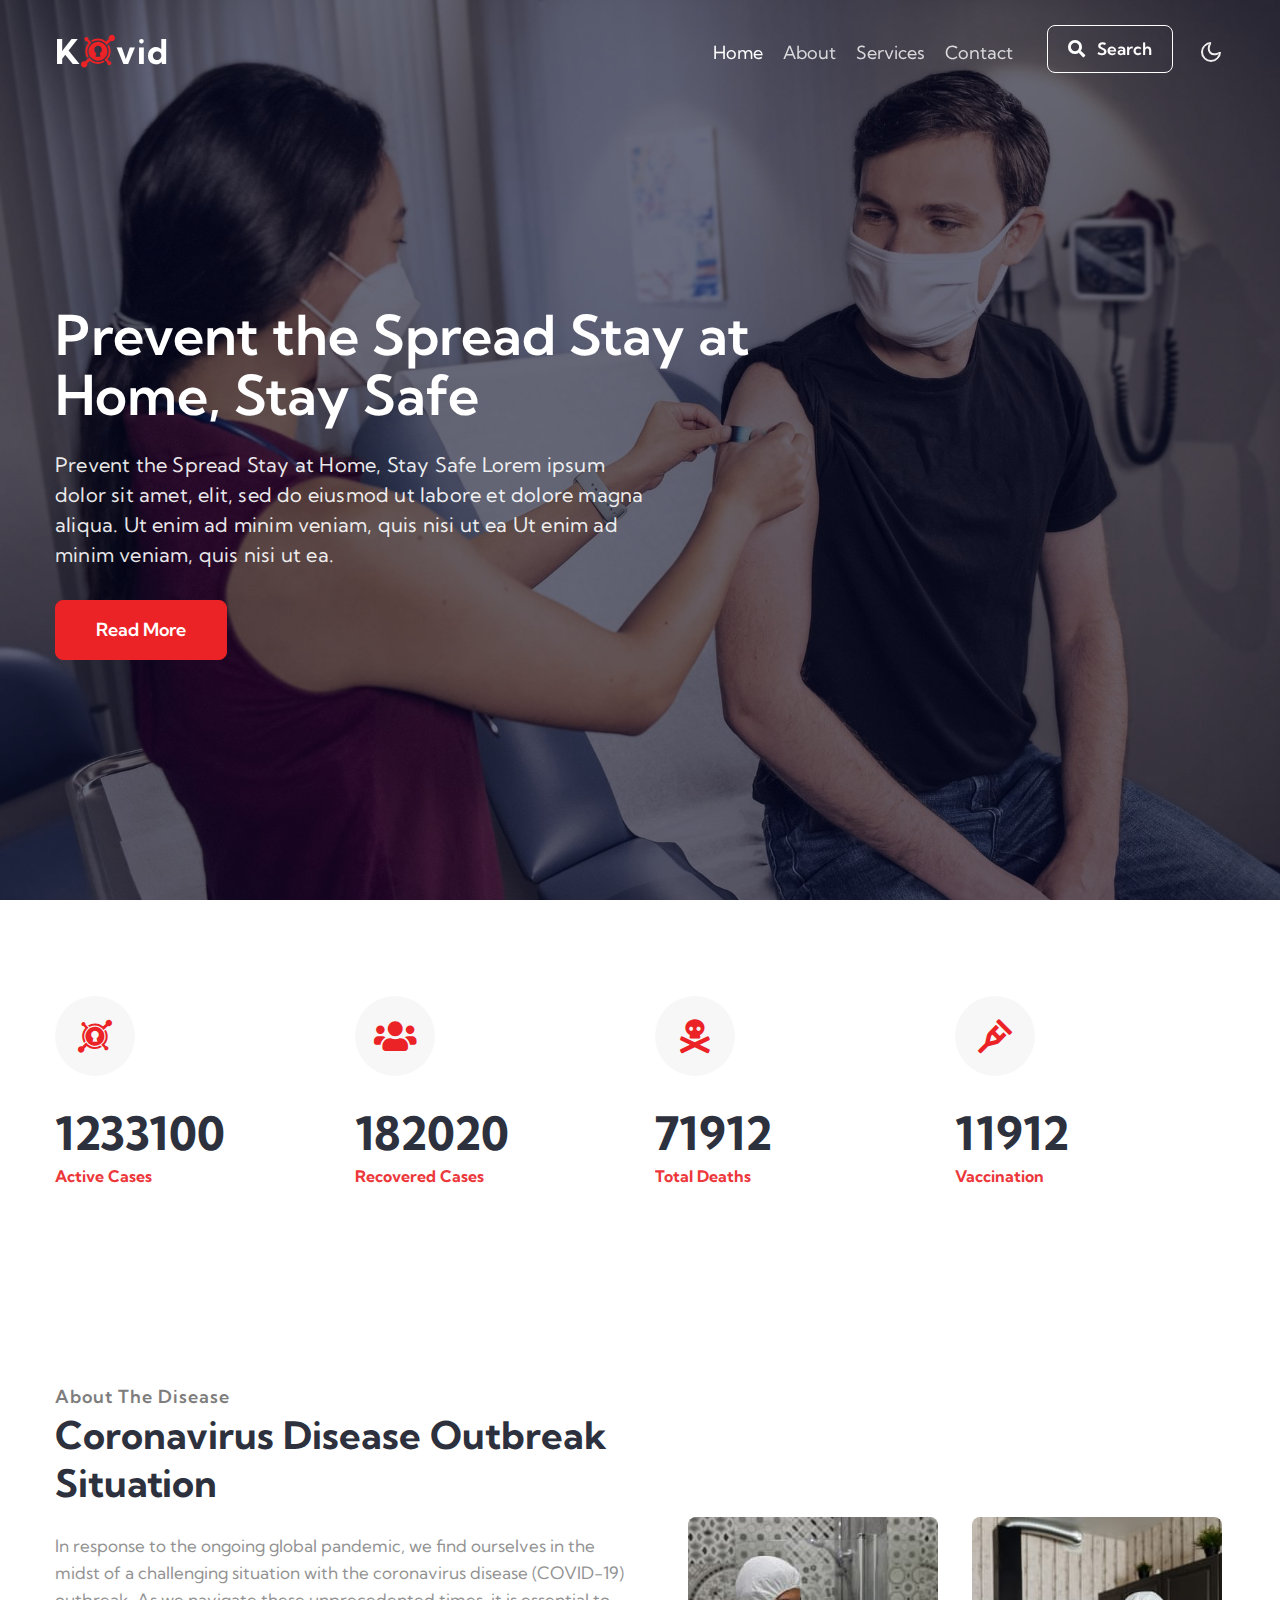
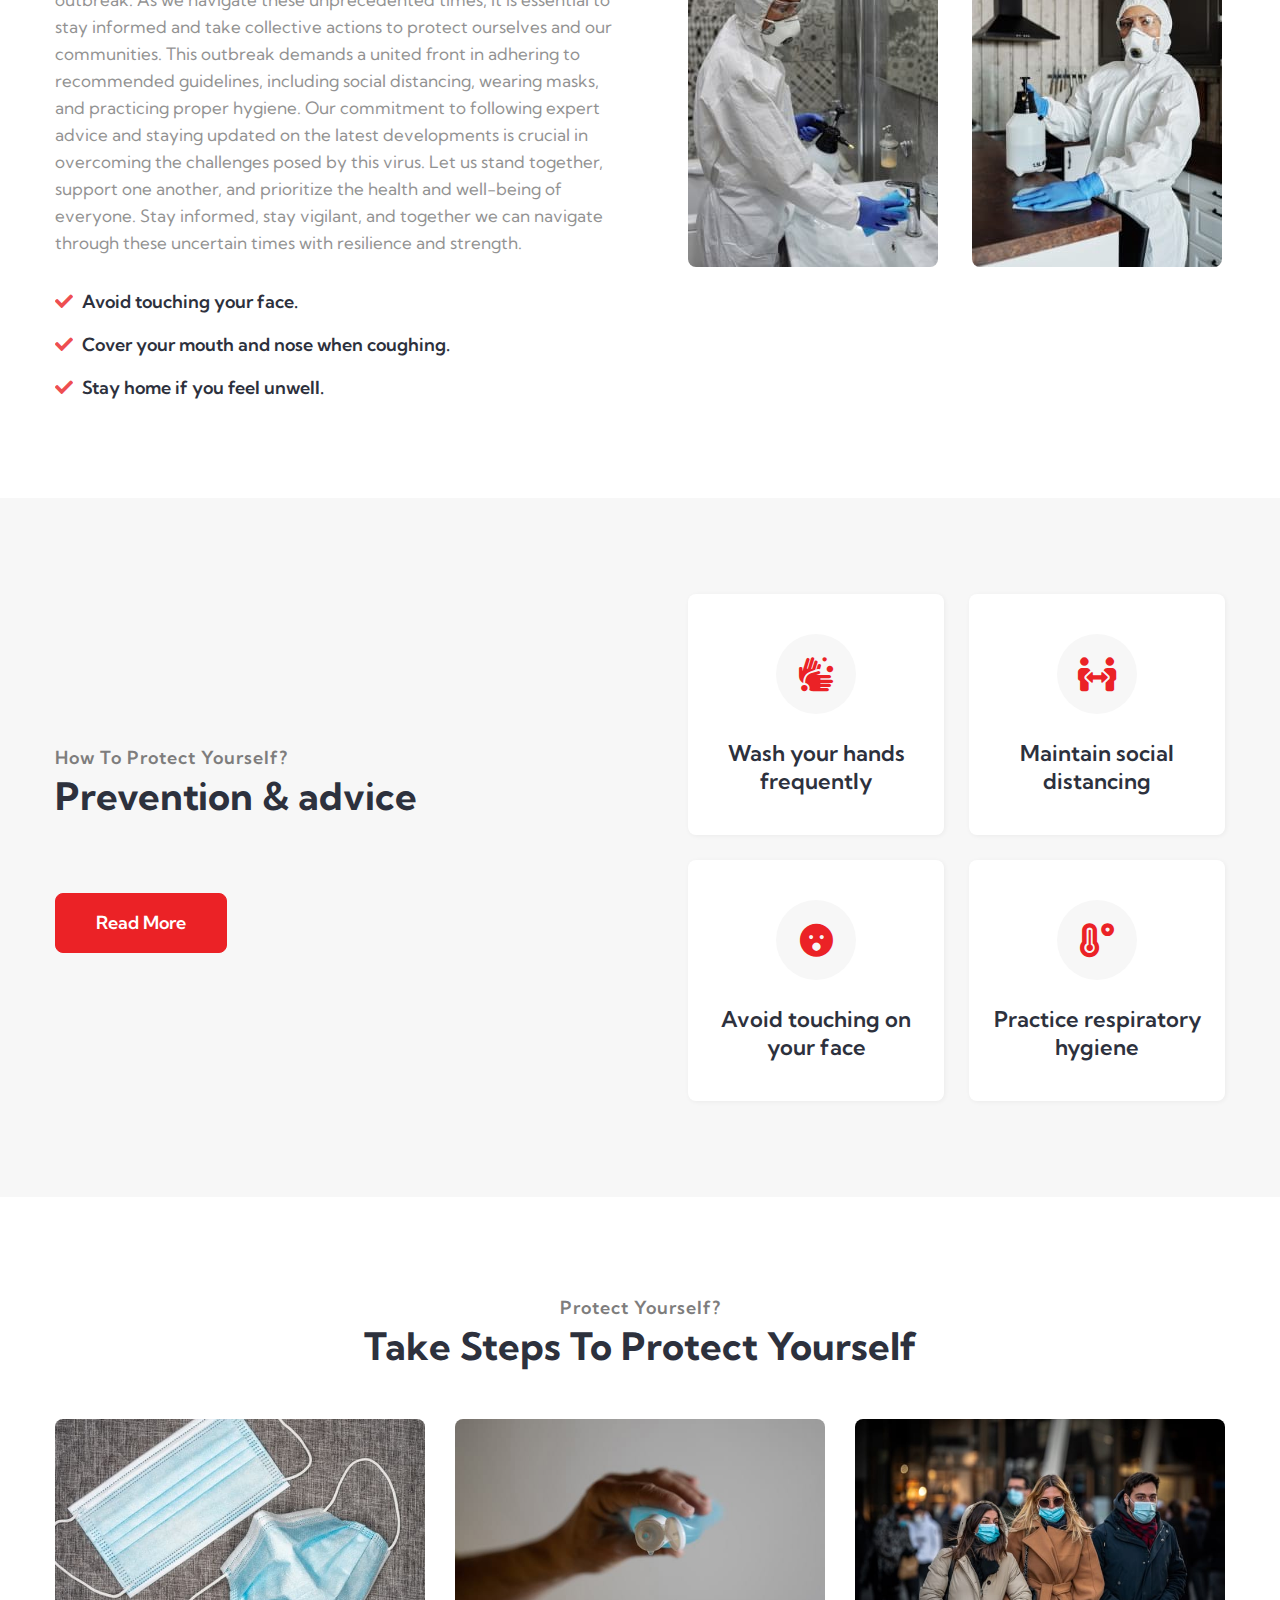
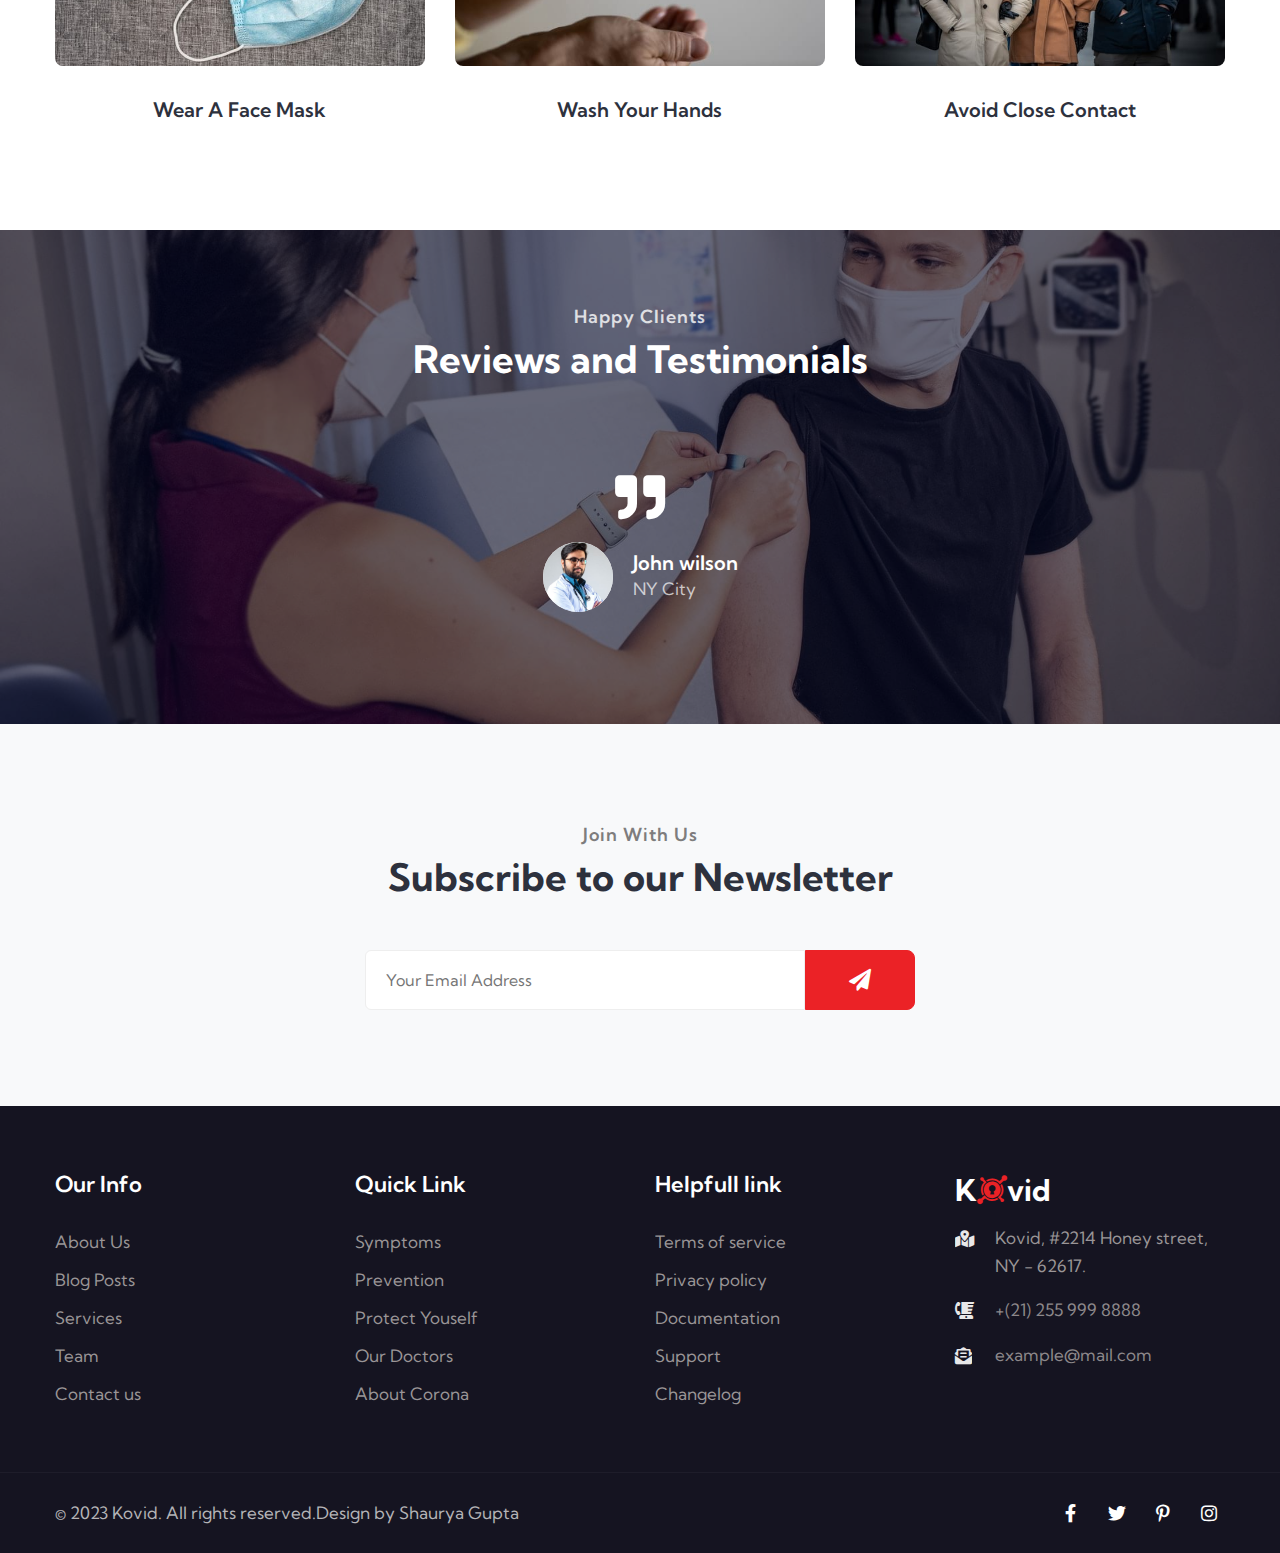
<file: index.html>
<!doctype html>
<html lang="en">

<head>
    
    <meta charset="utf-8">
    <meta name="viewport" content="width=device-width, initial-scale=1, shrink-to-fit=no">
    <title>Kovid - Medical Category</title>
  
    <link href="//fonts.googleapis.com/css2?family=Kumbh+Sans:wght@300;400;700&display=swap" rel="stylesheet">
    
    <link rel="stylesheet" href="assets/css/style-starter.css">
</head>

<body>
    <!--header-->
    <header id="site-header" class="fixed-top">
        <div class="container">
            <nav class="navbar navbar-expand-lg navbar-dark stroke">
                <h1>
                    <a class="navbar-brand" href="index.html">
                      K<i class="fab fa-keycdn"></i>vid</a>
                </h1>
              
                <button class="navbar-toggler  collapsed bg-gradient" type="button" data-toggle="collapse"
                    data-target="#navbarTogglerDemo02" aria-controls="navbarTogglerDemo02" aria-expanded="false"
                    aria-label="Toggle navigation">
                    <span class="navbar-toggler-icon fa icon-expand fa-bars"></span>
                    <span class="navbar-toggler-icon fa icon-close fa-times"></span>
                    </span>
                </button>
                <div class="collapse navbar-collapse" id="navbarTogglerDemo02">
                    <ul class="navbar-nav ml-lg-auto">
                        <li class="nav-item active">
                            <a class="nav-link" href="index.html">Home <span class="sr-only">(current)</span></a>
                        </li>
                        <li class="nav-item">
                            <a class="nav-link" href="about.html">About</a>
                        </li>
                        <li class="nav-item">
                            <a class="nav-link" href="services.html">Services</a>
                        </li>
                        <li class="nav-item mr-lg-1">
                            <a class="nav-link" href="contact.html">Contact</a>
                        </li>
                         <!--/search-right-->
                            <li class="header-search mr-lg-2 mt-lg-0 mt-4 position-relative">
                                <div class="search-right">
                                    <a href="#search" class="btn btn-style search-btn" title="search"><span
                                            class="fas fa-search mr-2" aria-hidden="true"></span> Search</a>
                                  
                                </div>
                            </li>
                            <!--//search-right-->
                    </ul>
                </div>
               

                <!-- toggle switch for light and dark theme -->
                <div class="mobile-position">
                    <nav class="navigation">
                        <div class="theme-switch-wrapper">
                            <label class="theme-switch" for="checkbox">
                                <input type="checkbox" id="checkbox">
                                <div class="mode-container py-1">
                                    <i class="gg-sun"></i>
                                    <i class="gg-moon"></i>
                                </div>
                            </label>
                        </div>
                    </nav>
                </div>
                <!-- //toggle switch for light and dark theme -->
            </nav>

        </div>
    </header>
    <!--/header-->

    <!-- hero slider Start -->
    <div class="banner-wrap">
        <div class="banner-slider">
            <!-- hero slide start -->
            <div class="banner-slide bg1">
                <div class="container">
                    <div class="hero-content">
                        <h1 data-animation="flipInX" data-delay="0.8s" data-color="#fff">
                            Prevent the Spread
                            Stay at Home, Stay Safe</h1>
                        <p data-animation="fadeInDown" class="mt-4">Prevent the Spread Stay at Home, Stay Safe
Lorem ipsum dolor sit amet, elit, sed do eiusmod ut labore et dolore magna aliqua. Ut enim ad minim veniam, quis nisi ut ea
                            <span class="dis-none">Ut enim ad minim veniam, quis nisi ut ea.</span> </p>
                        <div class="cta-btn" data-animation="fadeInUp" data-delay="1s">
                            <a href="#url" class="btn btn-style btn-primary">Read More</a>
                        </div>
                    </div>
                </div>
                <div class="hero-overlay"></div>
            </div>
            <!-- hero slide end -->
           
        </div>
    </div>
    <!-- hero slider end -->
    <!--/home-stats-->
    <section class="w3l-stats-main py-5">
        <div class="container py-lg-5 py-2">
            <div class="row stats-con">
                <div class="col-lg-3 col-6 stats_info counter_grid text-left mt-lg-0 mt-5">
                    <div class="icon stat-icon">
                        <i class="fab fa-keycdn"></i>
                    </div>
                    <p class="counter">1233100</p>
                    <h4>Active Cases</h4>
                </div>
                <div class="col-lg-3 col-6 stats_info counter_grid1 text-left mt-lg-0 mt-5">
                    <div class="icon stat-icon">
                        <i class="fas fa-users"></i>
                    </div>
                    <p class="counter">182020</p>
                    <h4>Recovered Cases</h4>
                </div>
                <div class="col-lg-3 col-6 stats_info counter_grid text-left mt-lg-0 mt-5">
                    <div class="icon stat-icon">
                        <i class="fas fa-skull-crossbones"></i>
                    </div>
                    <p class="counter">71912</p>
                    <h4>Total Deaths</h4>
                </div>
                <div class="col-lg-3 col-6 stats_info counter_grid text-left mt-lg-0 mt-5">
                    <div class="icon stat-icon">
                        <i class="fas fa-crutch"></i>
                    </div>
                    <p class="counter">11912</p>
                    <h4>Vaccination</h4>
                </div>
            </div>
        </div>
    </section>
    <!--//home-stats-->
    <!-- home page about section -->
    <section class="w3l-homeblock1" id="about">
        <div class="midd-w3 py-5">
            <div class="container py-lg-5 py-md-3">
                <div class="row align-items-center">
                    <div class="col-lg-6">
                        <span class="title-subw3hny">About the disease</span>
                        <h3 class="title-w3l">Coronavirus Disease 
                            Outbreak Situation</h3>
                        <p class="mt-md-4 mt-3">In response to the ongoing global pandemic, we find ourselves in the midst of a challenging situation with the coronavirus disease (COVID-19) outbreak. As we navigate these unprecedented times, it is essential to stay informed and take collective actions to protect ourselves and our communities. This outbreak demands a united front in adhering to recommended guidelines, including social distancing, wearing masks, and practicing proper hygiene. Our commitment to following expert advice and staying updated on the latest developments is crucial in overcoming the challenges posed by this virus. Let us stand together, support one another, and prioritize the health and well-being of everyone. Stay informed, stay vigilant, and together we can navigate through these uncertain times with resilience and strength. </p>
                        <ul class="service-list pt-lg-2 mt-4">
                            <li class="service-link"><a href="#url"><span class="fas fa-check"></span> Avoid touching your face.</a></li>
                            <li class="service-link"><a href="#url"><span class="fas fa-check"></span> Cover your mouth and nose when coughing.</a></li>
                            <li class="service-link"><a href="#url"><span class="fas fa-check"></span> Stay home if you feel unwell.</a></li>
                        </ul>
                    </div>
                    <div class="HomeAboutImages col-lg-6 mt-lg-0 mt-5 pl-lg-5">
                        <div class="row position-relative">
                            <div class="col-6">
                                <img src="assets/images/1.jpg" alt="" class="radius-image img-fluid">
                            </div>
                            <div class="col-6">
                                <img src="assets/images/2.jpg" alt="" class="radius-image img-fluid">
                            </div>
                        </div>
                    </div>
                </div>
            </div>
        </div>
    </section>
    <!-- //home page about section -->
    <!-- features-section -->
    <section class="w3l-features py-5" id="work">
        <div class="container py-lg-5 py-md-4 py-2">
            <div class="row main-cont-wthree-2 align-items-center">
                <div class="col-lg-6 feature-grid-left pr-lg-5">
                    <h5 class="title-subw3hny">How to Protect Yourself?</h5>
                    <h3 class="title-w3l mb-4">Prevention & advice</h3>
                    
                    <a href="about.html" class="btn btn-style btn-primary mt-lg-5 mt-4">Read More</a>
                </div>
                <div class="col-lg-6 feature-grid-right mt-lg-0 mt-5 pl-lg-5">
                    <div class="call-grids-w3 d-grid">
                        <div class="grids-1 box-wrap">
                            <div class="icon">
                                <i class="fas fa-hands-wash"></i>
                            </div>
                            <h4><a href="about.html" class="title-head">Wash your hands frequently</a></h4>
                        </div>
                        <div class="grids-1 box-wrap">
                            <div class="icon">
                                <i class="fas fa-people-arrows"></i>
                            </div>
                            <h4><a href="about.html" class="title-head">Maintain social distancing</a></h4>
                        </div>
                        <div class="grids-1 box-wrap">
                            <div class="icon">
                                <i class="fas fa-surprise"></i>
                            </div>
                            <h4><a href="about.html" class="title-head">Avoid touching on your face</a></h4>
                        </div>
                        <div class="grids-1 box-wrap">
                            <div class="icon">
                                <i class="fas fa-temperature-high"></i>
                            </div>
                            <h4><a href="about.html" class="title-head">Practice respiratory hygiene</a></h4>
                        </div>
                    </div>
                </div>
            </div>
        </div>
    </section>
    <!-- features section -->
    <!--  services section -->
    <div class="w3l-servicesblock2" id="services">
        <section id="grids5-block" class="py-5">
            <div class="container py-lg-5 py-md-4 py-2">
                <h5 class="title-subw3hny text-center">Protect Yourself?</h5>
                <h3 class="title-w3l text-center">Take Steps To Protect
                    Yourself</h3>
                <div class="row mt-lg-5 mt-4 text-center">
                    <div class="col-lg-4 col-md-6">
                        <div class="grids5-info">
                            <a href="#service" class="d-block zoom"><img src="assets/images/s1.jpg" alt=""
                                    class="img-fluid" /></a>
                            <div class="blog-info">
                                <a href="#service" class="title">Wear A Face Mask</a>
                                
                            </div>
                           
                        </div>
                    </div>
                    <div class="col-lg-4 col-md-6 mt-md-0 mt-5">
                        <div class="grids5-info">
                            <a href="#service" class="d-block zoom"><img src="assets/images/s2.jpg" alt=""
                                    class="img-fluid" /></a>
                            <div class="blog-info">
                                <a href="#service" class="title">Wash Your Hands</a>
                                
                            </div>
                            
                        </div>
                    </div>
                    <div class="col-lg-4 col-md-6 mt-lg-0 mt-5">
                        <div class="grids5-info">
                            <a href="#service" class="d-block zoom"><img src="assets/images/s3.jpg" alt=""
                                    class="img-fluid" /></a>
                            <div class="blog-info">
                                <a href="#service" class="title">Avoid Close Contact</a>
                                
                            </div>
                           
                        </div>
                    </div>
                </div>
            </div>
        </section>
    </div>
    <!--//services-section-->
    <!--/testimonials-->
    <section class="w3l-testimonials" id="testimonials">
        <!-- /grids -->
        <div class="cusrtomer-layout py-5">
            <div class="container py-lg-4 py-md-3 py-2 pb-lg-0">
                <h5 class="title-subw3hny text-center mb-1">Happy Clients</h5>
                <h3 class="title-w3l two text-center mb-sm-5 mb-4">Reviews and Testimonials</h3>
                <!-- /grids -->
                <div class="testimonial-width">
                    <div id="owl-demo1" class="owl-two owl-carousel owl-theme">
                        <div class="item">
                            <div class="testimonial-content">
                                <div class="testimonial">
                                    <i class="fas fa-quote-right"></i>
                                    
                                    <div class="testi-des">
                                        <div class="test-img"><img src="assets/images/team1.jpg" class="img-fluid"
                                                alt="client-img">
                                        </div>
                                        <div class="peopl align-self">
                                            <h3>John wilson</h3>
                                            <p class="indentity">NY City</p>
                                        </div>
                                    </div>
                                </div>
                            </div>
                        </div>

                    </div>
                </div>
            </div>
            <!-- /grids -->
        </div>
        <!-- //grids -->
    </section>
    <!-- //testimonials -->
   
     <!--/subscribe-->
            <section class="w3l-project py-5" id="subscribe">
                <div class="container py-md-5 py-sm-4 py-2">
                    <div class="bottom-info">
                        <div class="header-section text-center">
                            <h5 class="title-subw3hny text-center mb-1">Join With Us</h5>
                            <h3 class="title-w3l">Subscribe to our Newsletter</h3>
                         
                        </div>
                        <form action="#" class="subscribe mt-5" method="post">
                            <input type="email" name="email" placeholder="Your Email Address" required="">
                            <button class="btn btn-style btn-primary"><i class="fas fa-paper-plane"></i></button>
                        </form>
                    </div>
                </div>
            </section>
     <!--//subscribe-->
    <!--/footer-->
    <section class="w3l-footer-29-main">
        <div class="footer-29 py-5">
            <div class="container py-lg-3">
                <div class="row footer-top-29">
                    <div class="col-lg-3 col-sm-6 footer-list-29 footer-2 mt-lg-0 mt-md-5 mt-4">
                        <ul>
                            <h6 class="footer-title-29">Our Info</h6>
                            <li><a href="about.html">About Us</a></li>
                            <li><a href="blog.html"> Blog Posts</a></li>
                            <li><a href="services.html">Services</a></li>
                           
                            <li><a href="about.html">Team</a></li>
                            <li><a href="contact.html">Contact us</a></li>
                        </ul>
                    </div>
                    <div class="col-lg-3 col-sm-6 footer-list-29 footer-2 mt-lg-0 mt-md-5 mt-4">
                        <h6 class="footer-title-29">Quick Link</h6>
                        <ul>
                            <li><a href="#syn">Symptoms</a></li>
                        
                            <li><a href="#vention">Prevention</a></li>
                            <li><a href="#protect">Protect Youself</a></li>
                            <li><a href="#our">Our Doctors</a></li>
                            <li><a href="#pack">About Corona</a></li>
                            
                        </ul>
                    </div>
                    <div class="col-lg-3 col-sm-6 footer-list-29 footer-2 mt-lg-0 mt-md-5 mt-4">
                        <h6 class="footer-title-29">Helpfull link</h6>
                        <ul>
                            <li><a href="#terms">Terms of service</a></li>
                            <li><a href="#privacy"> Privacy policy</a></li>
                            <li><a href="#doc"> Documentation</a></li>
                            <li><a href="#support"> Support</a></li>
                            <li><a href="#changelog"> Changelog</a></li>
                        </ul>
                    </div>
                    <div class="col-lg-3 col-sm-6 footer-list-29 footer-2 mt-lg-0 mt-md-5 mt-4">
                        <div class="footer-logo mb-3">
                            <h2>
                                <a class="navbar-brand" href="index.html">
                                    K<i class="fab fa-keycdn"></i>vid</a>
                            </h2>
                        </div>
                        

                        <div class="cont-details">
                            <div class="cont-top margin-up">
                              <div class="cont-left text-center">
                                <span class="fas fa-map-marked-alt"></span>
                              </div>
                              <div class="cont-right">
                                <p> Kovid, #2214 Honey street, NY - 62617.</p>
                              </div>
                            </div>
                            <div class="cont-top margin-up">
                              <div class="cont-left text-center">
                                <span class="fas fa-blender-phone"></span>
                              </div>
                              <div class="cont-right">
                                <p><a href="tel:+(21) 255 999 8888"> +(21) 255 999
                                    8888</a></p>
                              </div>
                            </div>
                            <div class="cont-top margin-up">
                              <div class="cont-left text-center">
                                <span class="fas fa-envelope-open-text"></span>
                              </div>
                              <div class="cont-right">
                                <p><a href="mailto:example@mail.com" class="mail">
                                    example@mail.com</a></p>
                              </div>
                            </div>
                          </div>
                       
                    </div>
                </div>
            </div>
        </div>
    </section>
    <!-- //footer -->
    <!-- copyright -->
    <section class="w3l-copyright">
        <div class="container">
            <div class="row bottom-copies">
                <p class="col-lg-8 copy-footer-29">© 2023 Kovid. All rights reserved.Design by Shaurya Gupta</p>
                  <div class="col-lg-4 main-social-footer-29">
                    <a href="#facebook" class="facebook"><span class="fab fa-facebook-f"></span></a>
                    <a href="#twitter" class="twitter"><span class="fab fa-twitter"></span></a>
                    <a href="#pinterest"><span class="fab fa-pinterest-p"></span></a>
                    <a href="#instagram" class="instagram"><span class="fab fa-instagram"></span></a>
                 
                  </div>
            </div>
        </div>
        <!-- move top -->
        <button onclick="topFunction()" id="movetop" title="Go to top">
            <i class="fas fa-level-up-alt"></i>
        </button>
        <script>
            // When the user scrolls down 20px from the top of the document, show the button
            window.onscroll = function () {
                scrollFunction()
            };

            function scrollFunction() {
                if (document.body.scrollTop > 20 || document.documentElement.scrollTop > 20) {
                    document.getElementById("movetop").style.display = "block";
                } else {
                    document.getElementById("movetop").style.display = "none";
                }
            }

            // When the user clicks on the button, scroll to the top of the document
            function topFunction() {
                document.body.scrollTop = 0;
                document.documentElement.scrollTop = 0;
            }
        </script>
        <!-- /move top -->
    </section>
    <!-- //copyright -->
    <!--//footer-->
    <!-- Template JavaScript -->
    <script src="assets/js/jquery-3.3.1.min.js"></script>
    <script src="assets/js/theme-change.js"></script>
    
    <!-- disable body scroll which navbar is in active -->
    <script>
        $(function () {
            $('.navbar-toggler').click(function () {
                $('body').toggleClass('noscroll');
            })
        });
    </script>
    <!-- disable body scroll which navbar is in active -->

    <!--/MENU-JS-->
    <script>
        $(window).on("scroll", function () {
            var scroll = $(window).scrollTop();

            if (scroll >= 80) {
                $("#site-header").addClass("nav-fixed");
            } else {
                $("#site-header").removeClass("nav-fixed");
            }
        });

        //Main navigation Active Class Add Remove
        $(".navbar-toggler").on("click", function () {
            $("header").toggleClass("active");
        });
        $(document).on("ready", function () {
            if ($(window).width() > 991) {
                $("header").removeClass("active");
            }
            $(window).on("resize", function () {
                if ($(window).width() > 991) {
                    $("header").removeClass("active");
                }
            });
        });
    </script>
    <!--//MENU-JS-->
    <script src="assets/js/bootstrap.min.js"></script>

</body>

</html>
</file>
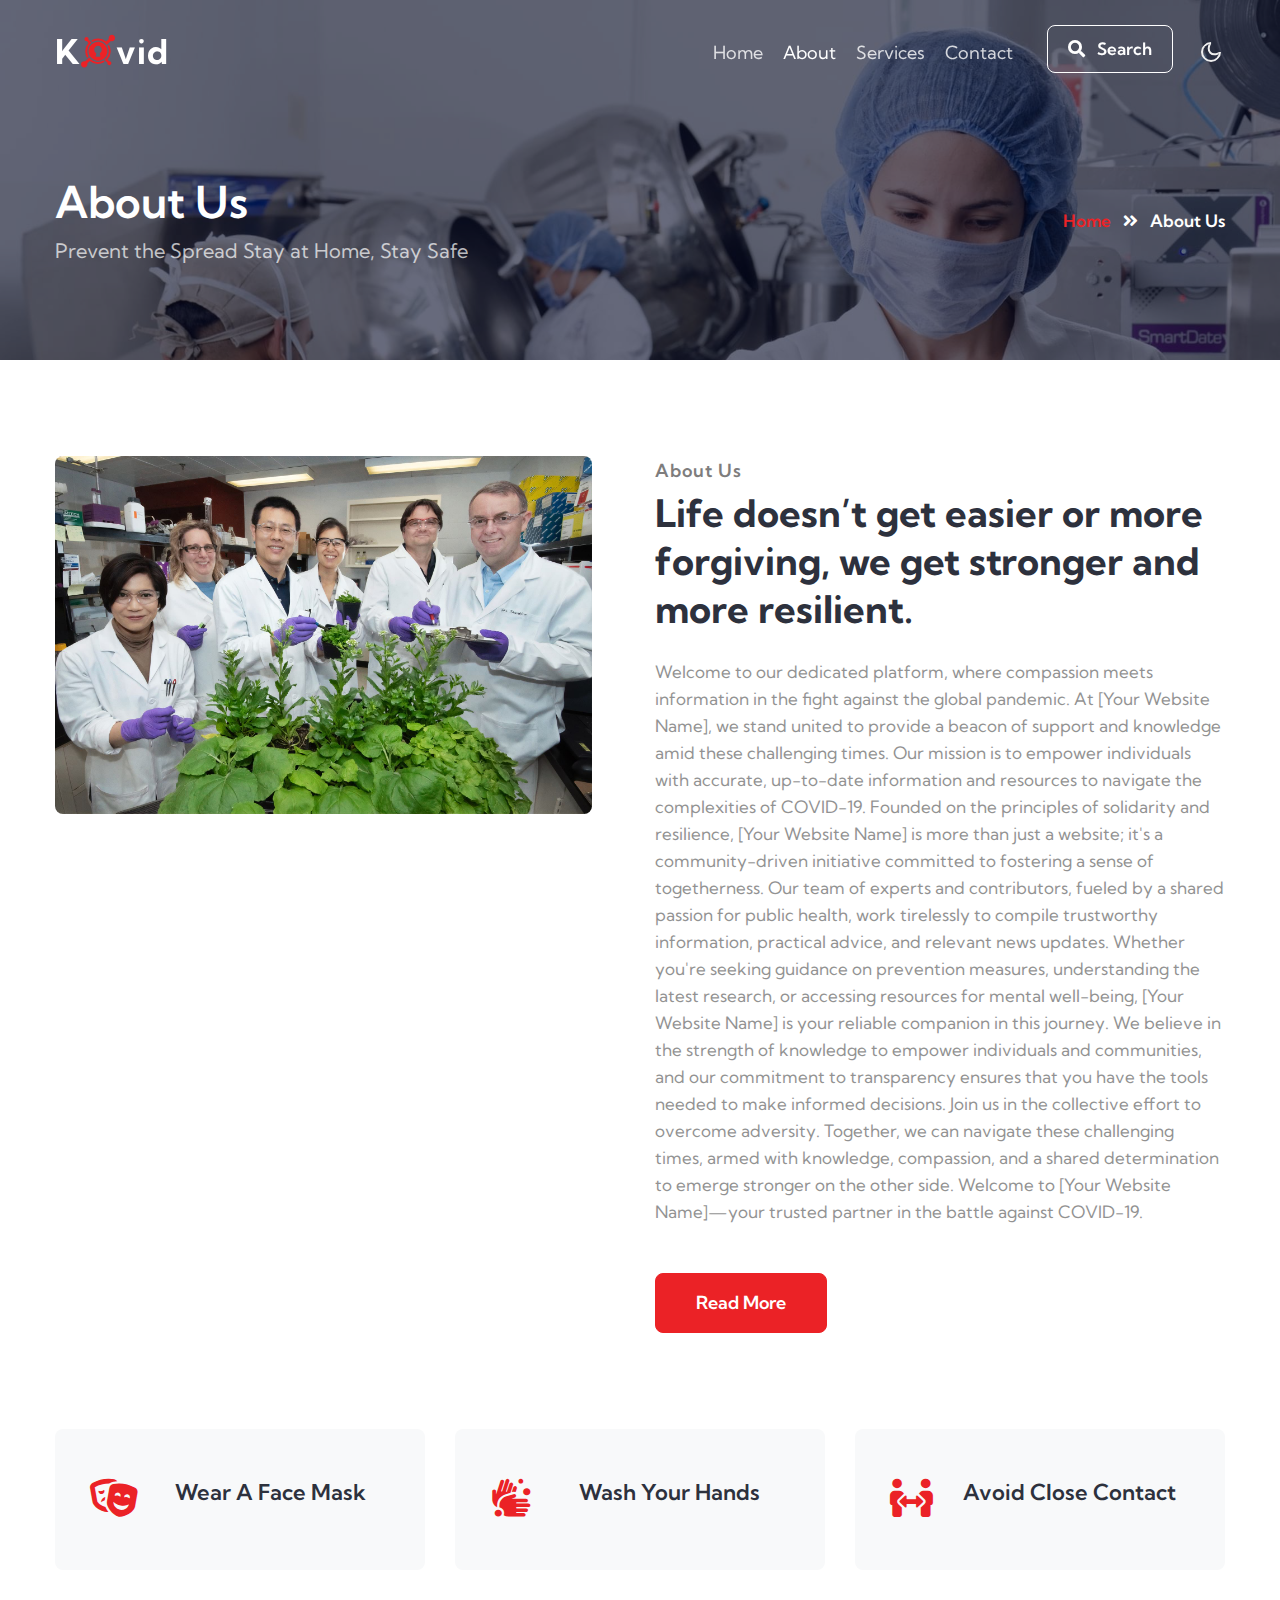
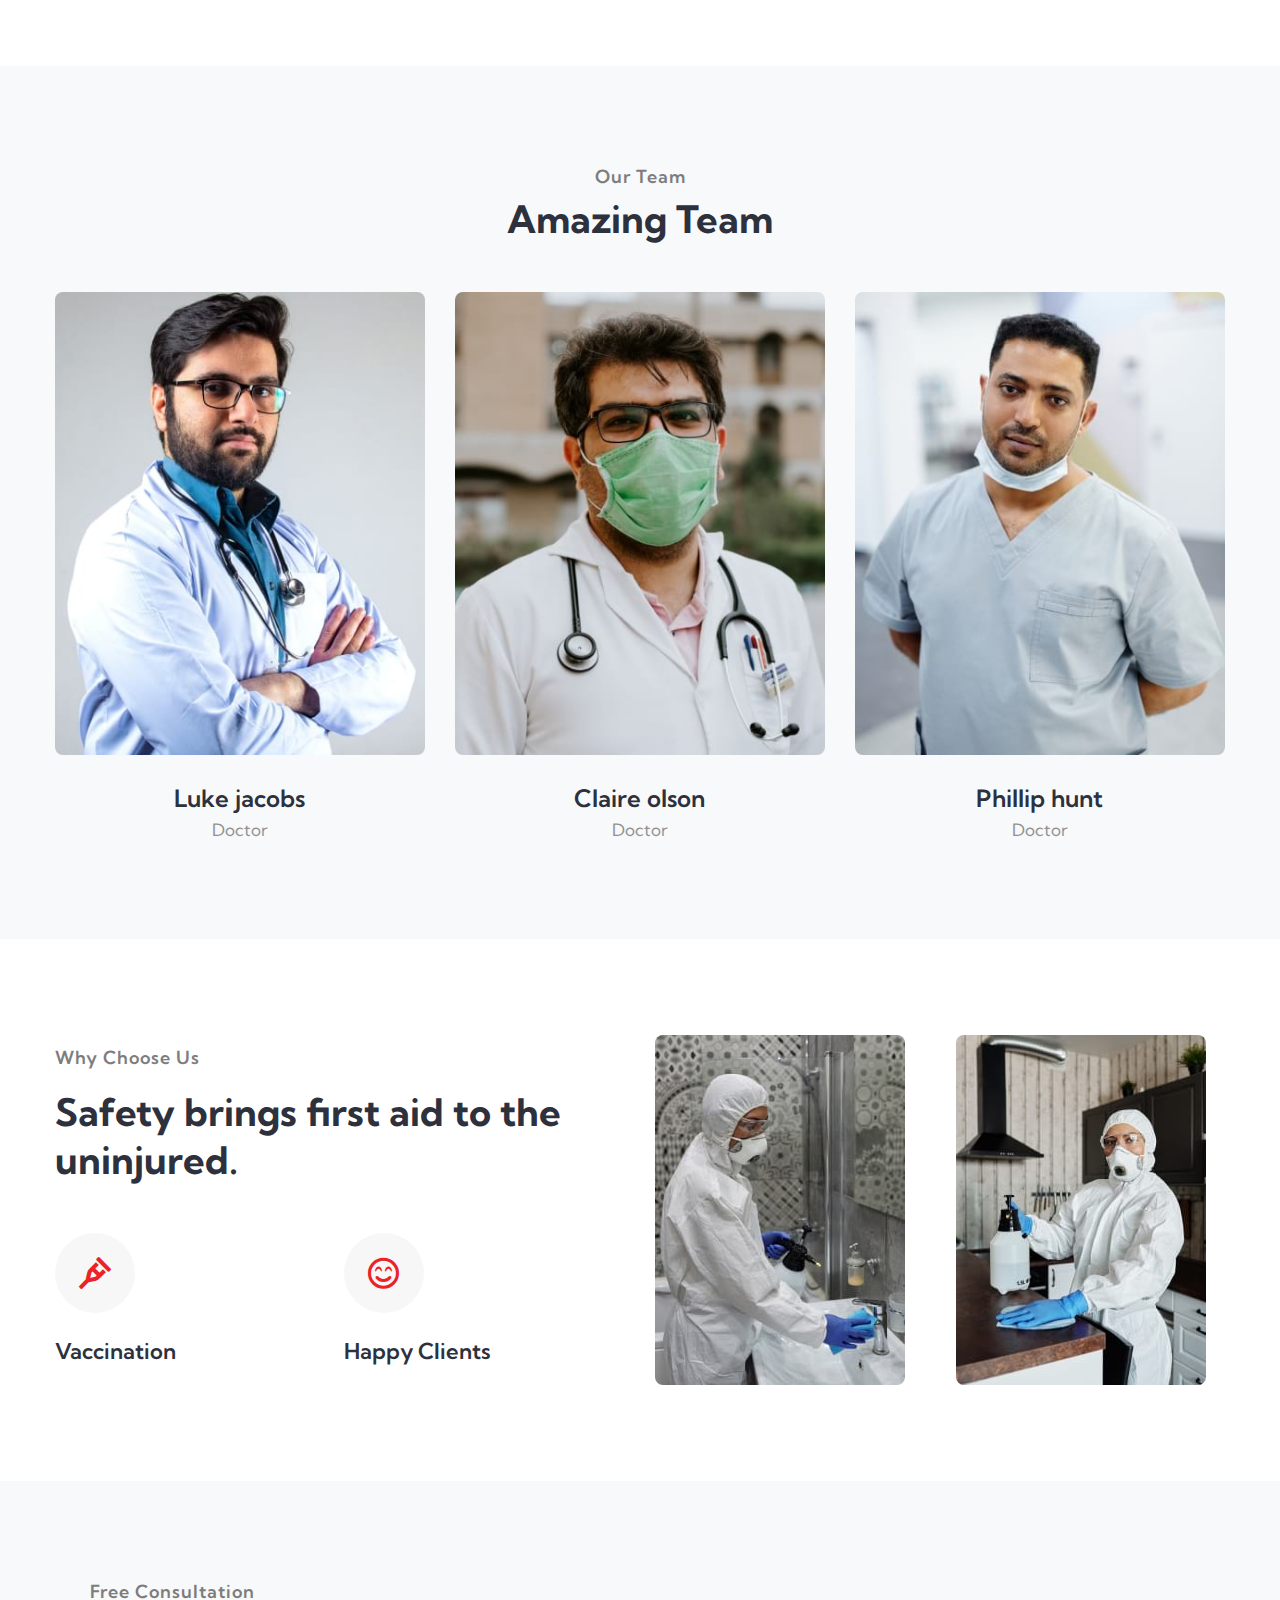
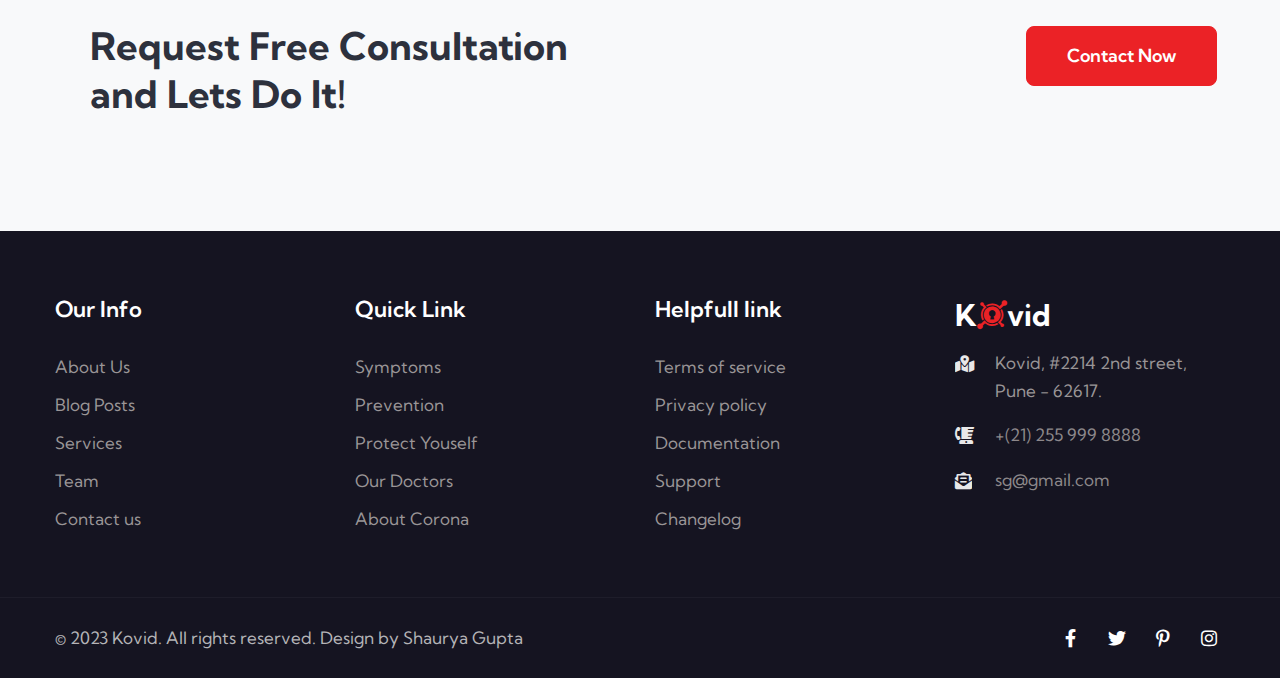
<file: about.html>
<!--
Author: W3layouts
Author URL: http://w3layouts.com
-->
<!doctype html>
<html lang="en">

<head>
  <!-- Required meta tags -->
  <meta charset="utf-8">
  <meta name="viewport" content="width=device-width, initial-scale=1, shrink-to-fit=no">
  <title>Kovid - Medical Category</title>
  <!-- google fonts -->
  <link href="//fonts.googleapis.com/css2?family=Kumbh+Sans:wght@300;400;700&display=swap" rel="stylesheet">
  <!-- Template CSS -->
  <link rel="stylesheet" href="assets/css/style-starter.css">
</head>

<body>
  <!--header-->
  <header id="site-header" class="fixed-top">
    <div class="container">
      <nav class="navbar navbar-expand-lg navbar-dark stroke">
        <h1>
          <a class="navbar-brand" href="index.html">
            K<i class="fab fa-keycdn"></i>vid</a>
        </h1>
        <!-- if logo is image enable this   
          <a class="navbar-brand" href="#index.html">
              <img src="image-path" alt="Your logo" title="Your logo" style="height:35px;" />
          </a> -->
        <button class="navbar-toggler  collapsed bg-gradient" type="button" data-toggle="collapse"
          data-target="#navbarTogglerDemo02" aria-controls="navbarTogglerDemo02" aria-expanded="false"
          aria-label="Toggle navigation">
          <span class="navbar-toggler-icon fa icon-expand fa-bars"></span>
          <span class="navbar-toggler-icon fa icon-close fa-times"></span>
          </span>
        </button>
        <div class="collapse navbar-collapse" id="navbarTogglerDemo02">
          <ul class="navbar-nav ml-lg-auto">
            <li class="nav-item">
              <a class="nav-link" href="index.html">Home <span class="sr-only">(current)</span></a>
            </li>
            <li class="nav-item active">
              <a class="nav-link" href="about.html">About</a>
            </li>
            <li class="nav-item">
              <a class="nav-link" href="services.html">Services</a>
            </li>

            <li class="nav-item mr-lg-1">
              <a class="nav-link" href="contact.html">Contact</a>
          </li>
           <!--/search-right-->
              <li class="header-search mr-lg-2 mt-lg-0 mt-4 position-relative">
                  <div class="search-right">
                      <a href="#search" class="btn btn-style search-btn" title="search"><span
                              class="fas fa-search mr-2" aria-hidden="true"></span> Search</a>
                     
                  </div>
              </li>
              <!--//search-right-->
          </ul>
        </div>
        <!-- toggle switch for light and dark theme -->
        <div class="mobile-position">
          <nav class="navigation">
            <div class="theme-switch-wrapper">
              <label class="theme-switch" for="checkbox">
                <input type="checkbox" id="checkbox">
                <div class="mode-container py-1">
                  <i class="gg-sun"></i>
                  <i class="gg-moon"></i>
                </div>
              </label>
            </div>
          </nav>
        </div>
        <!-- //toggle switch for light and dark theme -->
      </nav>

    </div>
  </header>
  <!--/header-->
  <!-- breadcrumb -->
<section class="w3l-about-breadcrumb text-center">
  <div class="breadcrumb-bg breadcrumb-bg-about py-5">
      <div class="container py-lg-5 py-md-4">
        <div class="w3breadcrumb-gids">
          <div class="w3breadcrumb-left text-left">
                    <h2 class="title AboutPageBanner">
                  About Us   </h2>
                              <p class="inner-page-para mt-2">
                                Prevent the Spread
                                Stay at Home, Stay Safe             </p>
          </div>
          <div class="w3breadcrumb-right">
                <ul class="breadcrumbs-custom-path">
                  <li><a href="index.html">Home</a></li>
                  <li class="active"><span class="fas fa-angle-double-right mx-2"></span> About Us</li>
                </ul>
          </div>
    </div>
      </div>
      <div class="hero-overlay"></div>
  </div>
</section>
<!--//breadcrumb-->
<!--/w3l-aboutblock1-->
  <section class="w3l-aboutblock1" id="about">
    <div class="midd-w3 py-5">
      <div class="container py-lg-5 py-md-4 py-2">
        <div class="row">
          <div class="col-lg-6 left-wthree-img pr-lg-5">
            <div class="position-relative">
              <img src="assets/images/banner5.jpg"
                alt="" class="img-fluid radius-image">
              </div>
            </div>
          <div class="col-lg-6 mt-lg-0 mt-5 about-right-faq align-self">
            <h5 class="title-subw3hny mb-1">About Us</h5>
            <h3 class="title-w3l">Life doesn’t get easier or more forgiving, we get stronger and more resilient.</h3>
            <p class="mt-4">
Welcome to our dedicated platform, where compassion meets information in the fight against the global pandemic. At [Your Website Name], we stand united to provide a beacon of support and knowledge amid these challenging times. Our mission is to empower individuals with accurate, up-to-date information and resources to navigate the complexities of COVID-19.

Founded on the principles of solidarity and resilience, [Your Website Name] is more than just a website; it's a community-driven initiative committed to fostering a sense of togetherness. Our team of experts and contributors, fueled by a shared passion for public health, work tirelessly to compile trustworthy information, practical advice, and relevant news updates.

Whether you're seeking guidance on prevention measures, understanding the latest research, or accessing resources for mental well-being, [Your Website Name] is your reliable companion in this journey. We believe in the strength of knowledge to empower individuals and communities, and our commitment to transparency ensures that you have the tools needed to make informed decisions.

Join us in the collective effort to overcome adversity. Together, we can navigate these challenging times, armed with knowledge, compassion, and a shared determination to emerge stronger on the other side. Welcome to [Your Website Name]—your trusted partner in the battle against COVID-19.</p>
            <a class="btn btn-primary btn-style mt-md-5 mt-4 mr-md-4 mr-3" href="#url">
              Read More </a>
          </div>
        </div>
        <!--/Features-->
        <div class="row justify-content-center mt-5 pt-lg-5 AboutFeatures">
          <div class="col-lg-4 col-md-6 grids-feature">
            <div class="area-box">
              <i class="fas fa-theater-masks" aria-hidden="true"></i>
              <div class="area-box-info">
                <h4><a href="#url" class="title-head">
                  Wear A Face Mask</a></h4>
                   
              </div>
            </div>
          </div>
          <div class="col-lg-4 col-md-6 grids-feature mt-md-0 mt-4">
            <div class="area-box">
              <i class="fas fa-hands-wash" aria-hidden="true"></i>
              <div class="area-box-info">
                <h4><a href="#url" class="title-head">
                  Wash Your Hands</a></h4>
                    
              </div>
            </div>
          </div>
          <div class="col-lg-4 col-md-6 grids-feature mt-lg-0 mt-4">
            <div class="area-box">
              <i class="fas fa-people-arrows" aria-hidden="true"></i>
              <div class="area-box-info">
                <h4><a href="#url" class="title-head">
                  Avoid Close Contact</a></h4>
                    
              </div>
            </div>
          </div>
        </div>
         <!--//Features-->
      </div>
    </div>
  </section>
  <!--//w3l-aboutblock1-->
   <!--/team-sec-->
   <section class="w3l-team-main team py-5" id="team">
    <div class="container py-lg-5">
      <h5 class="title-subw3hny mb-1 text-center">Our Team</h5>
      <h3 class="title-w3l text-center">Amazing Team</h3>
      <div class="row team-row mt-md-5 mt-4">
        <div class="col-lg-4 col-6 team-wrap">
          <div class="team-member text-center">
            <div class="team-img">
              <img src="assets/images/team1.jpg" alt="" class="radius-image">
              <div class="overlay-team">
                <div class="team-details text-center">
                  <div class="socials mt-20">
                    <a href="#url">
                      <span class="fab fa-facebook-f"></span>
                    </a>
                    <a href="#url">
                      <span class="fab fa-twitter"></span>
                    </a>
                    <a href="#url">
                      <span class="fab fa-linkedin-in"></span>
                    </a>
                  </div>
                </div>
              </div>
            </div>
            <a href="#url" class="team-title">Luke jacobs</a>
            <p>Doctor</p>
          </div>
        </div>
        <!-- end team member -->
        <div class="col-lg-4 col-6 team-wrap">
          <div class="team-member text-center">
            <div class="team-img">
              <img src="assets/images/team3.jpg" alt="" class="radius-image">
              <div class="overlay-team">
                <div class="team-details text-center">
                  <div class="socials mt-20">
                    <a href="#url">
                      <span class="fab fa-facebook-f"></span>
                    </a>
                    <a href="#url">
                      <span class="fab fa-twitter"></span>
                    </a>
                    <a href="#url">
                      <span class="fab fa-linkedin-in"></span>
                    </a>
                  </div>
                </div>
              </div>
            </div>
            <a href="#url" class="team-title">Claire olson</a>
            <p>Doctor</p>
          </div>
        </div>
        <!-- end team member -->
        <div class="col-lg-4 col-6 team-wrap mt-lg-0 mt-5">
          <div class="team-member last text-center">
            <div class="team-img">
              <img src="assets/images/team2.jpg" alt="" class="radius-image">
              <div class="overlay-team">
                <div class="team-details text-center">
                  <div class="socials mt-20">
                    <a href="#url">
                      <span class="fab fa-facebook-f"></span>
                    </a>
                    <a href="#url">
                      <span class="fab fa-twitter"></span>
                    </a>
                    <a href="#url">
                      <span class="fab fa-linkedin-in"></span>
                    </a>
                  </div>
                </div>
              </div>
            </div>
            <a href="#url" class="team-title">Phillip hunt</a>
            <p>Doctor</p>
          </div>
        </div>
      </div>
  </section>
  <!--//team-sec-->
  <!--/w3l-about2-->
  <section class="w3l-about2 py-5">
    <div class="container py-lg-5 py-md-4 py-2 AboutPageStats">
      <div class="row cwp23-content align-items-center">
        <div class="col-lg-6 pr-lg-5">
          <h5 class="title-subw3hny mb-3">Why Choose Us</h5>
          <h3 class="title-w3l">Safety brings first aid to the uninjured.</h3>
          <div class="cwp23-text-cols mt-lg-5 mt-4">
            <div class="column">
              <div class="icon mb-4">
                  <span class="fas fa-crutch"></span>
               </div>
              <h4>Vaccination</h4>
              
            </div>
            <div class="column">
              <div class="icon mb-4">
                <span class="far fa-smile-beam"></span>
              </div>
              <h4>Happy Clients</h4>
              
            </div>
          </div>
        </div>
        <div class="col-lg-3 col-6 cwp23-text align-self mt-lg-0 mt-5 pr-md-3 pr-2">
          <img src="assets/images/1.jpg" alt=""
            class="radius-image img-fluid">
        </div>
        <div class="col-lg-3 col-6  cwp23-text align-self mt-lg-0 mt-5 pl-md-3 pl-2">
          <img src="assets/images/2.jpg" alt=""
            class="radius-image img-fluid">
        </div>
      </div>
    </div>
  </section>
 <!--//w3l-about2-->
  <!--/w3l-project-->
  <section class="w3l-project-main py-5">
    <div class="container py-md-5 py-2">
      <div class="w3l-project-in">
        <div class="row">
          <div class="col-lg-8">
            <div class="bottom-info">
              <div class="header-section pr-lg-5">
                <h5 class="title-subw3hny mb-3">Free Consultation</h5>
                <h3 class="title-w3l mb-3">Request Free Consultation <br>and <span class="span-bold">Lets Do It!</span>
                </h3>
                
              </div>
            </div>
          </div>
          <div class="col-lg-4 align-self text-lg-right mt-lg-0 mt-sm-5 mt-4">
            <a href="#" class="btn btn-primary btn-white  btn-style mr-2"> Contact Now </a>
          </div>
        </div>
      </div>
    </div>
  </section>
  <!--//w3l-project-->
  <!--/footer-->
  <section class="w3l-footer-29-main">
    <div class="footer-29 py-5">
      <div class="container py-lg-3">
        <div class="row footer-top-29">
          <div class="col-lg-3 col-sm-6 footer-list-29 footer-2 mt-lg-0 mt-md-5 mt-4">
            <ul>
              <h6 class="footer-title-29">Our Info</h6>
              <li><a href="about.html">About Us</a></li>
              <li><a href="blog.html"> Blog Posts</a></li>
              <li><a href="services.html">Services</a></li>

              <li><a href="about.html">Team</a></li>
              <li><a href="contact.html">Contact us</a></li>
            </ul>
          </div>
          <div class="col-lg-3 col-sm-6 footer-list-29 footer-2 mt-lg-0 mt-md-5 mt-4">
            <h6 class="footer-title-29">Quick Link</h6>
            <ul>
              <li><a href="#syn">Symptoms</a></li>

              <li><a href="#vention">Prevention</a></li>
              <li><a href="#protect">Protect Youself</a></li>
              <li><a href="#our">Our Doctors</a></li>
              <li><a href="#pack">About Corona</a></li>

            </ul>
          </div>
          <div class="col-lg-3 col-sm-6 footer-list-29 footer-2 mt-lg-0 mt-md-5 mt-4">
            <h6 class="footer-title-29">Helpfull link</h6>
            <ul>
              <li><a href="#terms">Terms of service</a></li>
              <li><a href="#privacy"> Privacy policy</a></li>
              <li><a href="#doc"> Documentation</a></li>
              <li><a href="#support"> Support</a></li>
              <li><a href="#changelog"> Changelog</a></li>
            </ul>
          </div>
          <div class="col-lg-3 col-sm-6 footer-list-29 footer-2 mt-lg-0 mt-md-5 mt-4">
            <div class="footer-logo mb-3">
              <h2>
                <a class="navbar-brand" href="index.html">
                    K<i class="fab fa-keycdn"></i>vid</a>
              </h2>
            </div>
           

            <div class="cont-details">
              <div class="cont-top margin-up">
                <div class="cont-left text-center">
                  <span class="fas fa-map-marked-alt"></span>
                </div>
                <div class="cont-right">
                  <p> Kovid, #2214 2nd street, Pune - 62617.</p>
                </div>
              </div>
              <div class="cont-top margin-up">
                <div class="cont-left text-center">
                  <span class="fas fa-blender-phone"></span>
                </div>
                <div class="cont-right">
                  <p><a href="tel:+(21) 255 999 8888"> +(21) 255 999
                      8888</a></p>
                </div>
              </div>
              <div class="cont-top margin-up">
                <div class="cont-left text-center">
                  <span class="fas fa-envelope-open-text"></span>
                </div>
                <div class="cont-right">
                  <p><a href="mailto:example@mail.com" class="mail">
                      sg@gmail.com</a></p>
                </div>
              </div>
            </div>

          </div>
        </div>
      </div>
    </div>
  </section>
  <!-- //footer -->
  <!-- copyright -->
  <section class="w3l-copyright">
    <div class="container">
      <div class="row bottom-copies">
        <p class="col-lg-8 copy-footer-29">© 2023 Kovid. All rights reserved. Design by Shaurya Gupta</p>
        <div class="col-lg-4 main-social-footer-29">
          <a href="#facebook" class="facebook"><span class="fab fa-facebook-f"></span></a>
          <a href="#twitter" class="twitter"><span class="fab fa-twitter"></span></a>
          <a href="#pinterest"><span class="fab fa-pinterest-p"></span></a>
          <a href="#instagram" class="instagram"><span class="fab fa-instagram"></span></a>
        
        </div>
      </div>
    </div>
    <!-- move top -->
    <button onclick="topFunction()" id="movetop" title="Go to top">
      <i class="fas fa-level-up-alt"></i>
    </button>
    <script>
      // When the user scrolls down 20px from the top of the document, show the button
      window.onscroll = function () {
        scrollFunction()
      };

      function scrollFunction() {
        if (document.body.scrollTop > 20 || document.documentElement.scrollTop > 20) {
          document.getElementById("movetop").style.display = "block";
        } else {
          document.getElementById("movetop").style.display = "none";
        }
      }

      // When the user clicks on the button, scroll to the top of the document
      function topFunction() {
        document.body.scrollTop = 0;
        document.documentElement.scrollTop = 0;
      }
    </script>
    <!-- /move top -->
  </section>
  <!-- //copyright -->
  <!--//footer-->
  <!-- Template JavaScript -->
  <script src="assets/js/jquery-3.3.1.min.js"></script>
  <script src="assets/js/theme-change.js"></script>
  <!-- disable body scroll which navbar is in active -->
  <script>
    $(function () {
      $('.navbar-toggler').click(function () {
        $('body').toggleClass('noscroll');
      })
    });
  </script>
  <!-- disable body scroll which navbar is in active -->

  <!--/MENU-JS-->
  <script>
    $(window).on("scroll", function () {
      var scroll = $(window).scrollTop();

      if (scroll >= 80) {
        $("#site-header").addClass("nav-fixed");
      } else {
        $("#site-header").removeClass("nav-fixed");
      }
    });

    //Main navigation Active Class Add Remove
    $(".navbar-toggler").on("click", function () {
      $("header").toggleClass("active");
    });
    $(document).on("ready", function () {
      if ($(window).width() > 991) {
        $("header").removeClass("active");
      }
      $(window).on("resize", function () {
        if ($(window).width() > 991) {
          $("header").removeClass("active");
        }
      });
    });
  </script>
  <!--//MENU-JS-->
  <script src="assets/js/bootstrap.min.js"></script>

</body>

</html>
</file>
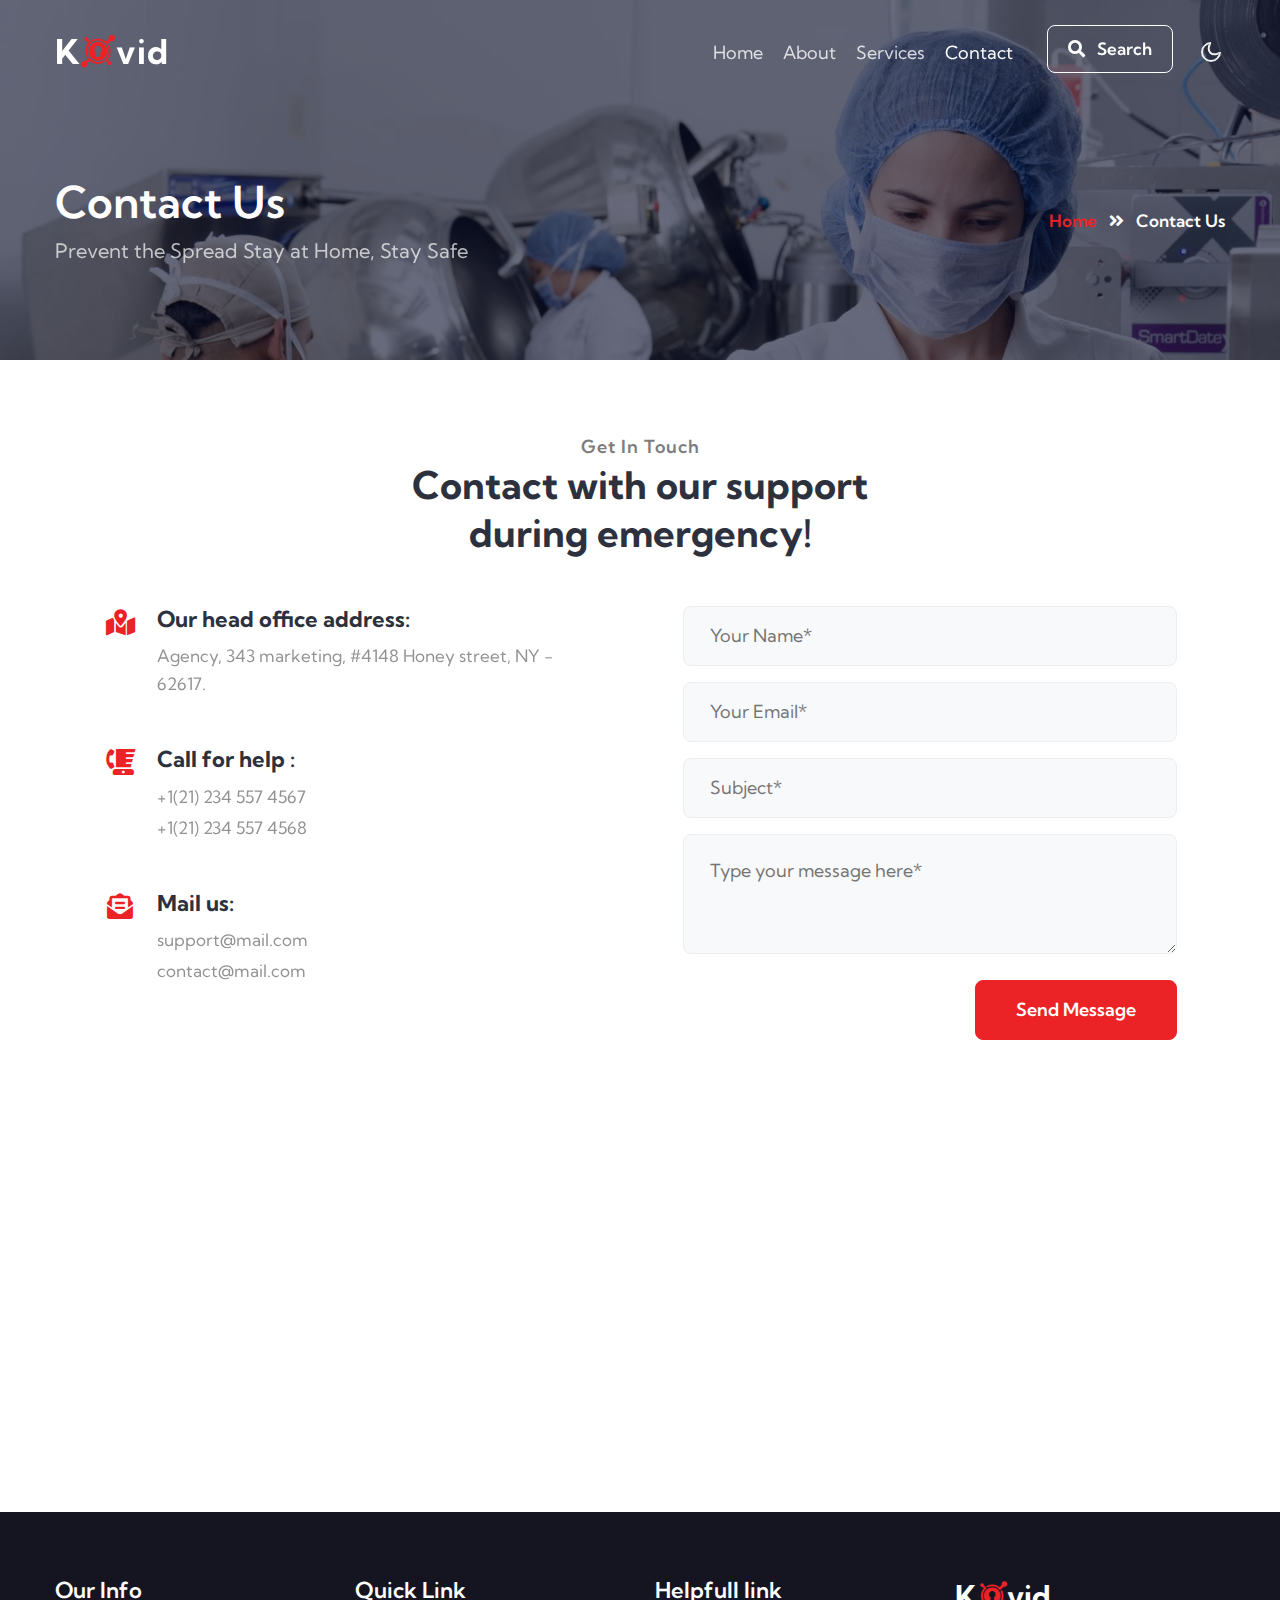
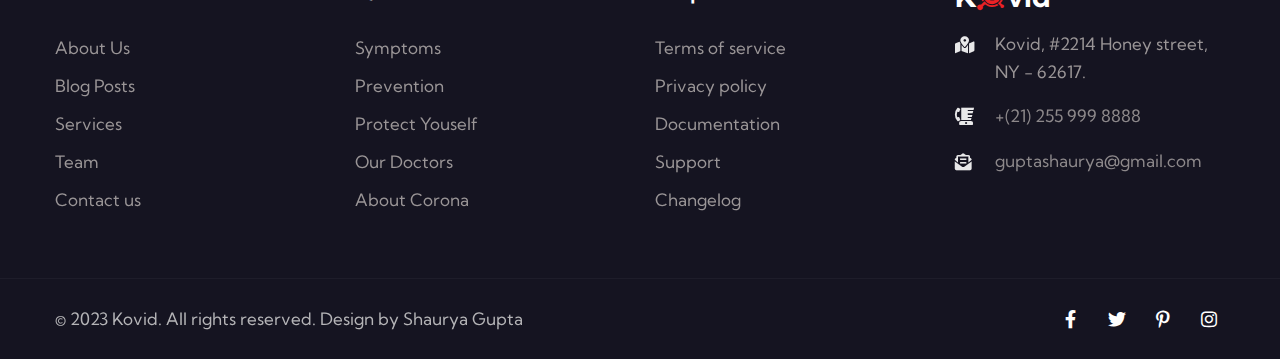
<file: contact.html>
<!--
Author: W3layouts
Author URL: http://w3layouts.com
-->
<!doctype html>
<html lang="en">

<head>
  <!-- Required meta tags -->
  <meta charset="utf-8">
  <meta name="viewport" content="width=device-width, initial-scale=1, shrink-to-fit=no">
  <title>Kovid - Medical Category</title>
  <!-- google fonts -->
  <link href="//fonts.googleapis.com/css2?family=Kumbh+Sans:wght@300;400;700&display=swap" rel="stylesheet">
  <!-- Template CSS -->
  <link rel="stylesheet" href="assets/css/style-starter.css">
</head>

<body>
  <!--header-->
  <header id="site-header" class="fixed-top">
    <div class="container">
      <nav class="navbar navbar-expand-lg navbar-dark stroke">
        <h1>
          <a class="navbar-brand" href="index.html">
            K<i class="fab fa-keycdn"></i>vid</a>
        </h1>
        <!-- if logo is image enable this   
          <a class="navbar-brand" href="#index.html">
              <img src="image-path" alt="Your logo" title="Your logo" style="height:35px;" />
          </a> -->
        <button class="navbar-toggler  collapsed bg-gradient" type="button" data-toggle="collapse"
          data-target="#navbarTogglerDemo02" aria-controls="navbarTogglerDemo02" aria-expanded="false"
          aria-label="Toggle navigation">
          <span class="navbar-toggler-icon fa icon-expand fa-bars"></span>
          <span class="navbar-toggler-icon fa icon-close fa-times"></span>
          </span>
        </button>
        <div class="collapse navbar-collapse" id="navbarTogglerDemo02">
          <ul class="navbar-nav ml-lg-auto">
            <li class="nav-item">
              <a class="nav-link" href="index.html">Home <span class="sr-only">(current)</span></a>
            </li>
            <li class="nav-item">
              <a class="nav-link" href="about.html">About</a>
            </li>
            <li class="nav-item">
              <a class="nav-link" href="services.html">Services</a>
            </li>
            <li class="nav-item mr-lg-1 active">
              <a class="nav-link" href="contact.html">Contact</a>
          </li>
           <!--/search-right-->
              <li class="header-search mr-lg-2 mt-lg-0 mt-4 position-relative">
                  <div class="search-right">
                      <a href="#search" class="btn btn-style search-btn" title="search"><span
                              class="fas fa-search mr-2" aria-hidden="true"></span> Search</a>

                  </div>
              </li>
              <!--//search-right-->
          </ul>
        </div>
      
        <!-- toggle switch for light and dark theme -->
        <div class="mobile-position">
          <nav class="navigation">
            <div class="theme-switch-wrapper">
              <label class="theme-switch" for="checkbox">
                <input type="checkbox" id="checkbox">
                <div class="mode-container py-1">
                  <i class="gg-sun"></i>
                  <i class="gg-moon"></i>
                </div>
              </label>
            </div>
          </nav>
        </div>
        <!-- //toggle switch for light and dark theme -->
      </nav>

    </div>
  </header>
  <!--/header-->
<!-- breadcrumb -->
<section class="w3l-about-breadcrumb text-center">
  <div class="breadcrumb-bg breadcrumb-bg-about py-5">
      <div class="container py-lg-5 py-md-4">
        <div class="w3breadcrumb-gids">
          <div class="w3breadcrumb-left text-left">
                    <h2 class="title AboutPageBanner">
                Contact Us   </h2>
                              <p class="inner-page-para mt-2">
                                Prevent the Spread
                                Stay at Home, Stay Safe             </p>
          </div>
          <div class="w3breadcrumb-right">
                <ul class="breadcrumbs-custom-path">
                  <li><a href="index.html">Home</a></li>
                  <li class="active"><span class="fas fa-angle-double-right mx-2"></span> Contact Us</li>
                </ul>
          </div>
    </div>
      </div>
      <div class="hero-overlay"></div>
  </div>
</section>
<!--//breadcrumb-->
 <!-- contact-form 2 -->
 <section class="w3l-contact-2 py-5" id="contact">
  <div class="container py-lg-4 py-md-3 py-2">
    <div class="title-content text-center">
      <span class="title-subw3hny">Get in touch</span>
      <h3 class="title-w3l mb-lg-4">Contact with our support <br>
        during emergency!</h3>

    </div>
    <div class="contact-grids d-grid mt-5 mx-lg-5">
      <div class="contact-left">
        <div class="cont-details">
          <div class="cont-top margin-up">
            <div class="cont-left text-center">
              <span class="fas fa-map-marked-alt"></span>
            </div>
            <div class="cont-right">
              <h6>Our head office address:</h6>
              <p>Agency, 343 marketing, #4148 Honey street, NY - 62617.</p>
            </div>
          </div>
          <div class="cont-top margin-up">
            <div class="cont-left text-center">
              <span class="fas fa-blender-phone"></span>
            </div>
            <div class="cont-right">
              <h6>Call for help :</h6>
              <p><a href="tel:+1(21) 234 4567">+1(21) 234 557 4567</a></p>
              <p><a href="tel:+1(21) 234 4567">+1(21) 234 557 4568</a></p>
            </div>
          </div>
          <div class="cont-top margin-up">
            <div class="cont-left text-center">
              <span class="fas fa-envelope-open-text"></span>
            </div>
            <div class="cont-right">
              <h6>
                Mail us:</h6>
              <p><a href="mailto:support@mail.com" class="mail">support@mail.com</a></p>
              <p><a href="mailto:contact@mail.com" class="mail">contact@mail.com</a></p>
            </div>
          </div>
        </div>
      </div>
      <div class="contact-right">
        <form action="#" method="post" class="signin-form">
          <div class="input-grids">
            <input type="text" name="Name" placeholder="Your Name*" class="contact-input"
              required="" />
            <input type="email" name="Email" placeholder="Your Email*" class="contact-input"
              required="" />
            <input type="text" name="Subject" placeholder="Subject*" class="contact-input"
              required="" />
          </div>
          <div class="form-input">
            <textarea name="Message" placeholder="Type your message here*" required=""></textarea>
          </div>
          <div class="submit-w3l-button text-lg-right">
              <button class="btn btn-style btn-primary">Send Message</button>
          </div>
        </form>
      </div>
    </div>
</section>
<!-- /contact-form-2 -->
<div class="map-iframe">
  <iframe
      src="https://www.google.com/maps/embed?pb=!1m18!1m12!1m3!1d317718.69319292053!2d-0.3817765050863085!3d51.528307984912544!2m3!1f0!2f0!3f0!3m2!1i1024!2i768!4f13.1!3m3!1m2!1s0x47d8a00baf21de75%3A0x52963a5addd52a99!2sLondon%2C+UK!5e0!3m2!1sen!2spl!4v1562654563739!5m2!1sen!2spl"
      width="100%" height="400" frameborder="0" style="border: 0px;" allowfullscreen=""></iframe>
</div>
  <!-- /contact1 -->
 <!--/footer-->
 <section class="w3l-footer-29-main">
  <div class="footer-29 py-5">
    <div class="container py-lg-3">
      <div class="row footer-top-29">
        <div class="col-lg-3 col-sm-6 footer-list-29 footer-2 mt-lg-0 mt-md-5 mt-4">
          <ul>
            <h6 class="footer-title-29">Our Info</h6>
            <li><a href="about.html">About Us</a></li>
            <li><a href="blog.html"> Blog Posts</a></li>
            <li><a href="services.html">Services</a></li>

            <li><a href="about.html">Team</a></li>
            <li><a href="contact.html">Contact us</a></li>
          </ul>
        </div>
        <div class="col-lg-3 col-sm-6 footer-list-29 footer-2 mt-lg-0 mt-md-5 mt-4">
          <h6 class="footer-title-29">Quick Link</h6>
          <ul>
            <li><a href="#syn">Symptoms</a></li>

            <li><a href="#vention">Prevention</a></li>
            <li><a href="#protect">Protect Youself</a></li>
            <li><a href="#our">Our Doctors</a></li>
            <li><a href="#pack">About Corona</a></li>

          </ul>
        </div>
        <div class="col-lg-3 col-sm-6 footer-list-29 footer-2 mt-lg-0 mt-md-5 mt-4">
          <h6 class="footer-title-29">Helpfull link</h6>
          <ul>
            <li><a href="#terms">Terms of service</a></li>
            <li><a href="#privacy"> Privacy policy</a></li>
            <li><a href="#doc"> Documentation</a></li>
            <li><a href="#support"> Support</a></li>
            <li><a href="#changelog"> Changelog</a></li>
          </ul>
        </div>
        <div class="col-lg-3 col-sm-6 footer-list-29 footer-2 mt-lg-0 mt-md-5 mt-4">
          <div class="footer-logo mb-3">
            <h2>
              <a class="navbar-brand" href="index.html">
                  K<i class="fab fa-keycdn"></i>vid</a>
            </h2>
          </div>
          

          <div class="cont-details">
            <div class="cont-top margin-up">
              <div class="cont-left text-center">
                <span class="fas fa-map-marked-alt"></span>
              </div>
              <div class="cont-right">
                <p> Kovid, #2214 Honey street, NY - 62617.</p>
              </div>
            </div>
            <div class="cont-top margin-up">
              <div class="cont-left text-center">
                <span class="fas fa-blender-phone"></span>
              </div>
              <div class="cont-right">
                <p><a href="tel:+(21) 255 999 8888"> +(21) 255 999
                    8888</a></p>
              </div>
            </div>
            <div class="cont-top margin-up">
              <div class="cont-left text-center">
                <span class="fas fa-envelope-open-text"></span>
              </div>
              <div class="cont-right">
                <p><a href="mailto:example@mail.com" class="mail">
                    guptashaurya@gmail.com</a></p>
              </div>
            </div>
          </div>

        </div>
      </div>
    </div>
  </div>
</section>
<!-- //footer -->
<!-- copyright -->
<section class="w3l-copyright">
  <div class="container">
    <div class="row bottom-copies">
      <p class="col-lg-8 copy-footer-29">© 2023 Kovid. All rights reserved. Design by Shaurya Gupta</p>
      <div class="col-lg-4 main-social-footer-29">
        <a href="#facebook" class="facebook"><span class="fab fa-facebook-f"></span></a>
        <a href="#twitter" class="twitter"><span class="fab fa-twitter"></span></a>
        <a href="#pinterest"><span class="fab fa-pinterest-p"></span></a>
        <a href="#instagram" class="instagram"><span class="fab fa-instagram"></span></a>
       
      </div>
    </div>
  </div>
  <!-- move top -->
  <button onclick="topFunction()" id="movetop" title="Go to top">
    <i class="fas fa-level-up-alt"></i>
  </button>
  <script>
    // When the user scrolls down 20px from the top of the document, show the button
    window.onscroll = function () {
      scrollFunction()
    };

    function scrollFunction() {
      if (document.body.scrollTop > 20 || document.documentElement.scrollTop > 20) {
        document.getElementById("movetop").style.display = "block";
      } else {
        document.getElementById("movetop").style.display = "none";
      }
    }

    // When the user clicks on the button, scroll to the top of the document
    function topFunction() {
      document.body.scrollTop = 0;
      document.documentElement.scrollTop = 0;
    }
  </script>
  <!-- /move top -->
</section>
<!-- //copyright -->
<!--//footer-->
<!-- Template JavaScript -->
<script src="assets/js/jquery-3.3.1.min.js"></script>
<script src="assets/js/theme-change.js"></script>
<!-- disable body scroll which navbar is in active -->
<script>
  $(function () {
    $('.navbar-toggler').click(function () {
      $('body').toggleClass('noscroll');
    })
  });
</script>
<!-- disable body scroll which navbar is in active -->

<!--/MENU-JS-->
<script>
  $(window).on("scroll", function () {
    var scroll = $(window).scrollTop();

    if (scroll >= 80) {
      $("#site-header").addClass("nav-fixed");
    } else {
      $("#site-header").removeClass("nav-fixed");
    }
  });

  //Main navigation Active Class Add Remove
  $(".navbar-toggler").on("click", function () {
    $("header").toggleClass("active");
  });
  $(document).on("ready", function () {
    if ($(window).width() > 991) {
      $("header").removeClass("active");
    }
    $(window).on("resize", function () {
      if ($(window).width() > 991) {
        $("header").removeClass("active");
      }
    });
  });
</script>
<!--//MENU-JS-->
<script src="assets/js/bootstrap.min.js"></script>

</body>

</html>
</file>
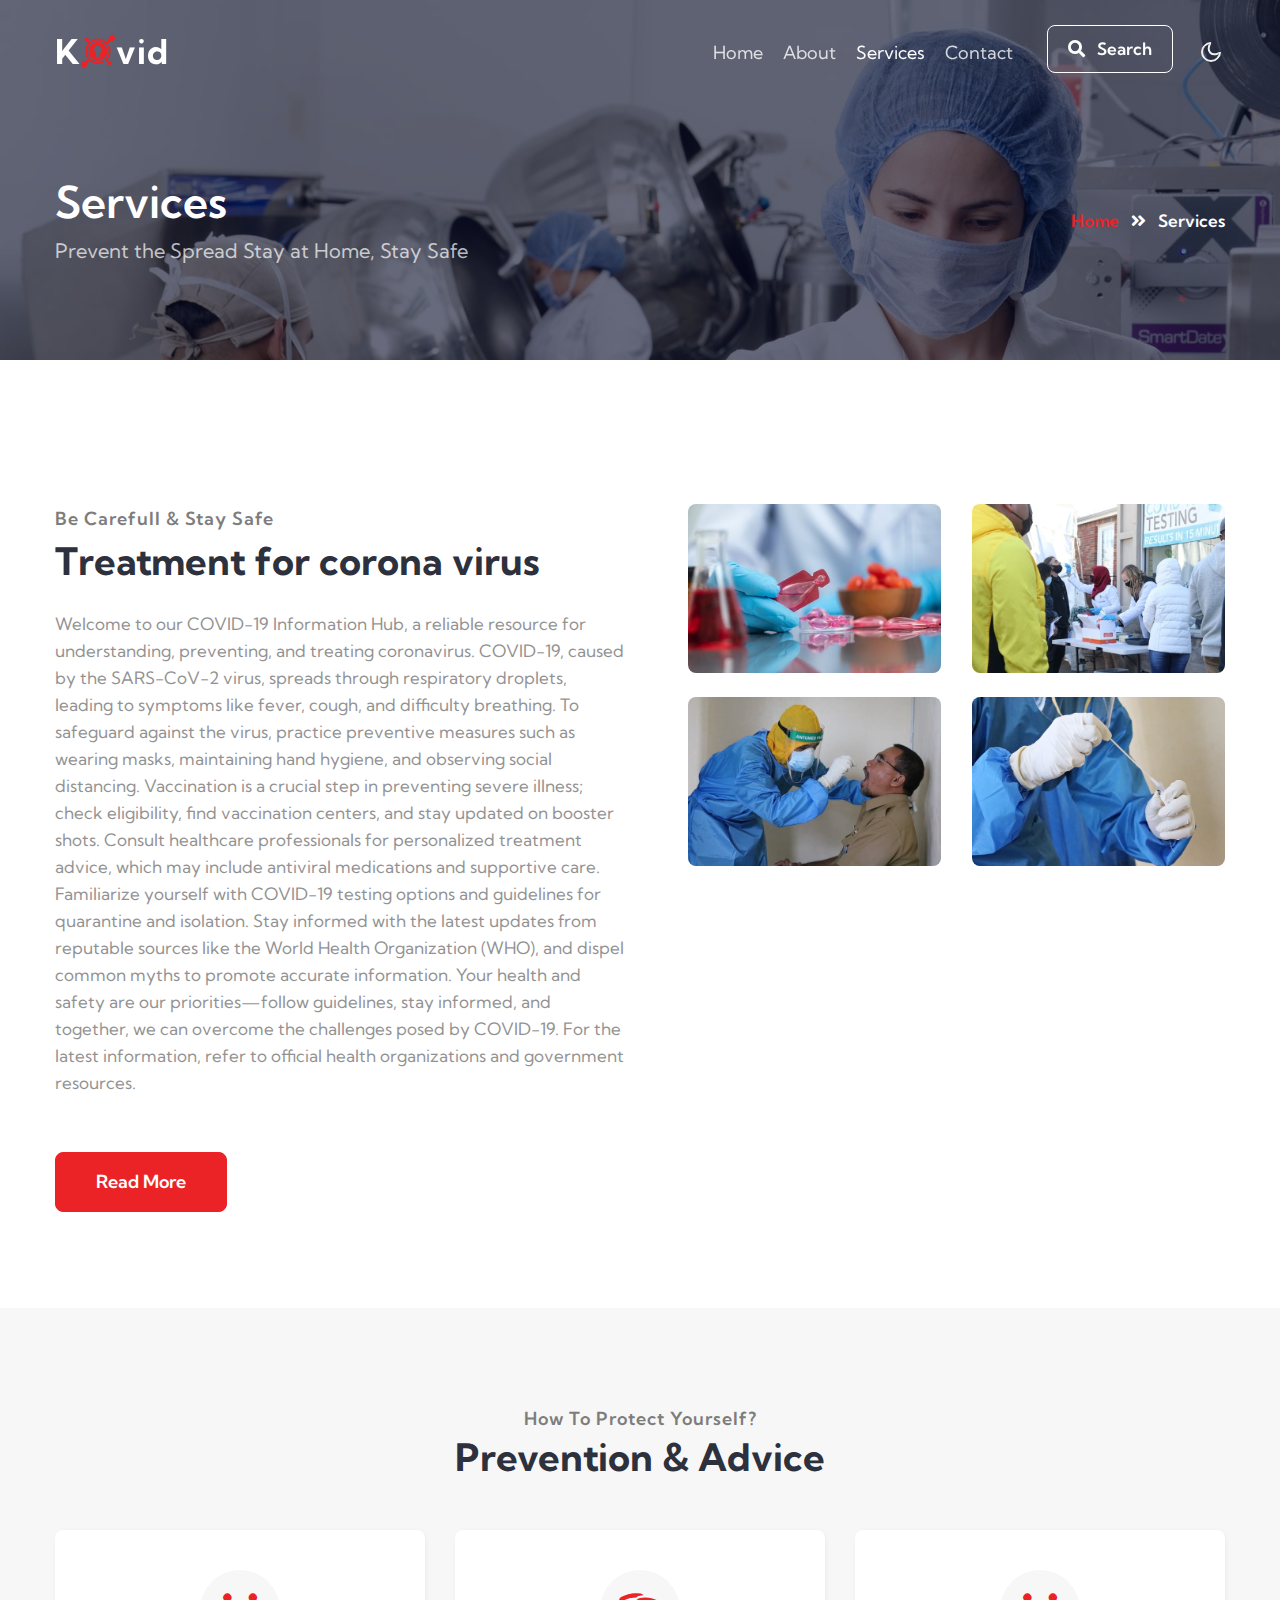
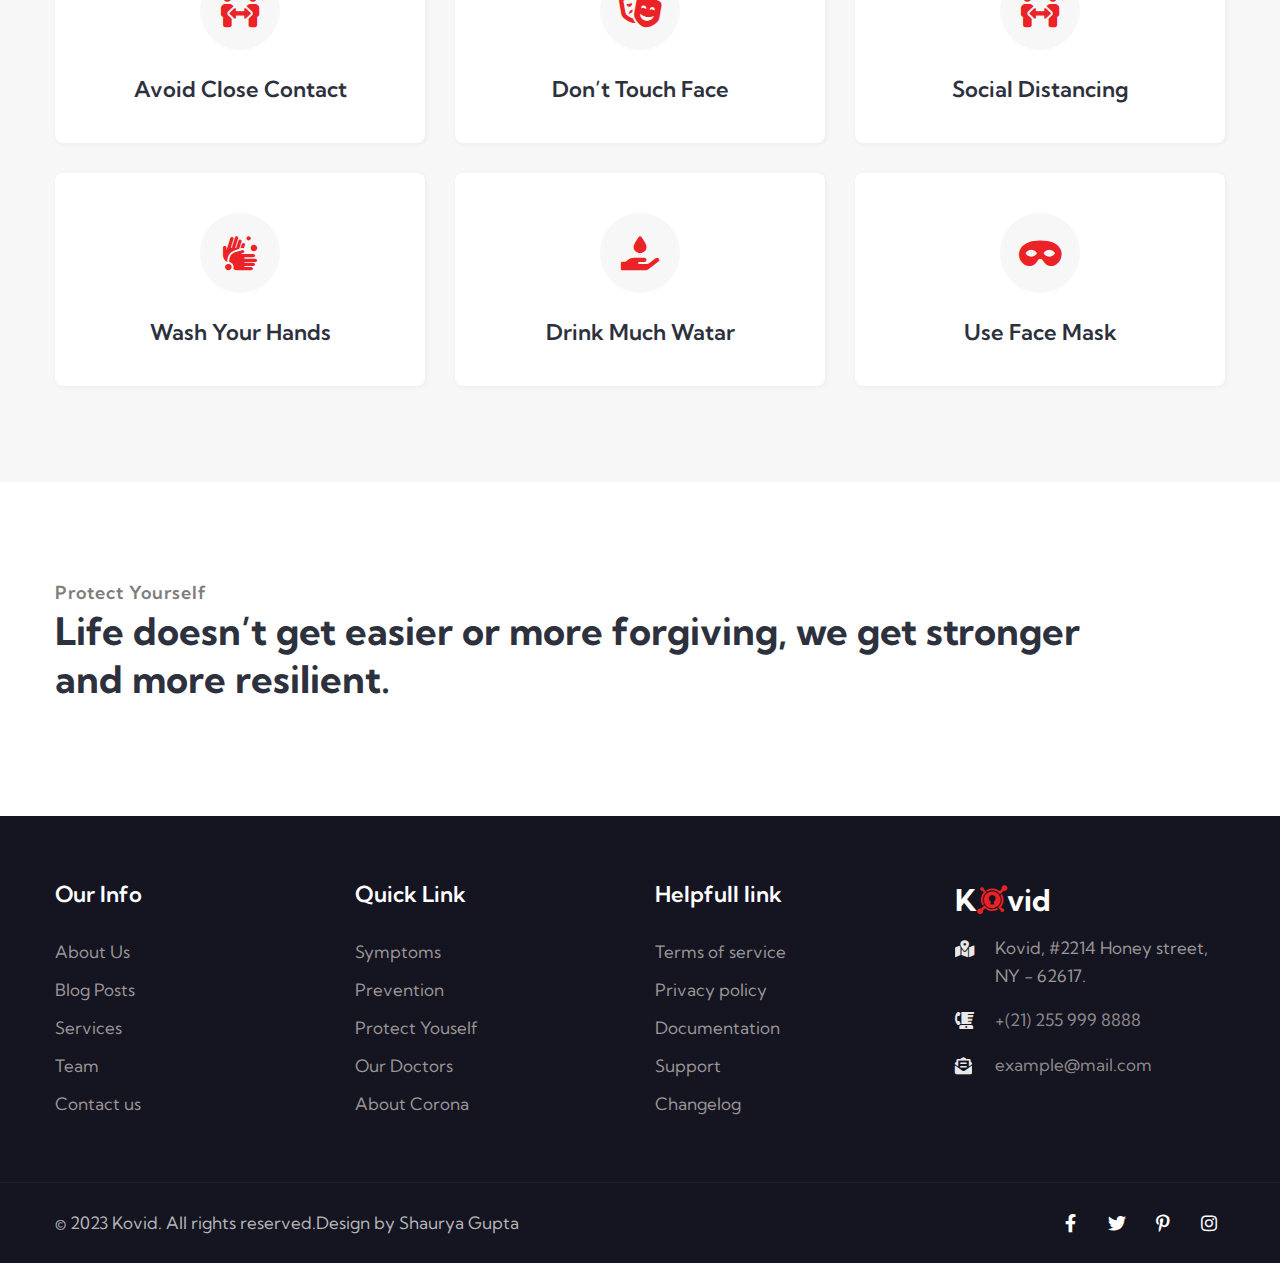
<file: services.html>
<!--
Author: W3layouts
Author URL: http://w3layouts.com
-->
<!doctype html>
<html lang="en">

<head>
  <!-- Required meta tags -->
  <meta charset="utf-8">
  <meta name="viewport" content="width=device-width, initial-scale=1, shrink-to-fit=no">
  <title>Kovid - Medical Category</title>
  <!-- google fonts -->
  <link href="//fonts.googleapis.com/css2?family=Kumbh+Sans:wght@300;400;700&display=swap" rel="stylesheet">
  <!-- Template CSS -->
  <link rel="stylesheet" href="assets/css/style-starter.css">
</head>

<body>
  <!--header-->
  <header id="site-header" class="fixed-top">
    <div class="container">
      <nav class="navbar navbar-expand-lg navbar-dark stroke">
        <h1>
          <a class="navbar-brand" href="index.html">
            K<i class="fab fa-keycdn"></i>vid</a>
        </h1>
        <!-- if logo is image enable this   
          <a class="navbar-brand" href="#index.html">
              <img src="image-path" alt="Your logo" title="Your logo" style="height:35px;" />
          </a> -->
        <button class="navbar-toggler  collapsed bg-gradient" type="button" data-toggle="collapse"
          data-target="#navbarTogglerDemo02" aria-controls="navbarTogglerDemo02" aria-expanded="false"
          aria-label="Toggle navigation">
          <span class="navbar-toggler-icon fa icon-expand fa-bars"></span>
          <span class="navbar-toggler-icon fa icon-close fa-times"></span>
          </span>
        </button>
        <div class="collapse navbar-collapse" id="navbarTogglerDemo02">
          <ul class="navbar-nav ml-lg-auto">
            <li class="nav-item">
              <a class="nav-link" href="index.html">Home <span class="sr-only">(current)</span></a>
            </li>
            <li class="nav-item">
              <a class="nav-link" href="about.html">About</a>
            </li>
            <li class="nav-item active">
              <a class="nav-link" href="services.html">Services</a>
            </li>
            <li class="nav-item mr-lg-1">
              <a class="nav-link" href="contact.html">Contact</a>
          </li>
           <!--/search-right-->
              <li class="header-search mr-lg-2 mt-lg-0 mt-4 position-relative">
                  <div class="search-right">
                      <a href="#search" class="btn btn-style search-btn" title="search"><span
                              class="fas fa-search mr-2" aria-hidden="true"></span> Search</a>
                     
                  </div>
              </li>
              <!--//search-right-->
          </ul>
        </div>
      

        <!-- toggle switch for light and dark theme -->
        <div class="mobile-position">
          <nav class="navigation">
            <div class="theme-switch-wrapper">
              <label class="theme-switch" for="checkbox">
                <input type="checkbox" id="checkbox">
                <div class="mode-container py-1">
                  <i class="gg-sun"></i>
                  <i class="gg-moon"></i>
                </div>
              </label>
            </div>
          </nav>
        </div>
        <!-- //toggle switch for light and dark theme -->
      </nav>

    </div>
  </header>
  <!--/header-->
 <!-- breadcrumb -->
<section class="w3l-about-breadcrumb text-center">
  <div class="breadcrumb-bg breadcrumb-bg-about py-5">
      <div class="container py-lg-5 py-md-4">
        <div class="w3breadcrumb-gids">
          <div class="w3breadcrumb-left text-left">
                    <h2 class="title AboutPageBanner">
                  Services  </h2>
                              <p class="inner-page-para mt-2">
                                Prevent the Spread
                                Stay at Home, Stay Safe             </p>
          </div>
          <div class="w3breadcrumb-right">
                <ul class="breadcrumbs-custom-path">
                  <li><a href="index.html">Home</a></li>
                  <li class="active"><span class="fas fa-angle-double-right mx-2"></span> Services</li>
                </ul>
          </div>
    </div>
      </div>
      <div class="hero-overlay"></div>
  </div>
</section>
<!--//breadcrumb-->
  <!--/services-->
  <section class="w3l-services2" id="services">
    <div id="cwp23-block" class="py-5">
      <div class="container py-lg-5">
        <div class="row cwp23-content mt-lg-5 mt-4">
          <div class="col-lg-6 cwp23-img">
            <h5 class="title-subw3hny mb-1">Be carefull &amp; Stay Safe</h5>
            <h3 class="title-w3l">Treatment for corona virus</h3>
            </h3>
            <p class="mt-4">Welcome to our COVID-19 Information Hub, a reliable resource for understanding, preventing, and treating coronavirus. COVID-19, caused by the SARS-CoV-2 virus, spreads through respiratory droplets, leading to symptoms like fever, cough, and difficulty breathing. To safeguard against the virus, practice preventive measures such as wearing masks, maintaining hand hygiene, and observing social distancing. Vaccination is a crucial step in preventing severe illness; check eligibility, find vaccination centers, and stay updated on booster shots. Consult healthcare professionals for personalized treatment advice, which may include antiviral medications and supportive care. Familiarize yourself with COVID-19 testing options and guidelines for quarantine and isolation. Stay informed with the latest updates from reputable sources like the World Health Organization (WHO), and dispel common myths to promote accurate information. Your health and safety are our priorities—follow guidelines, stay informed, and together, we can overcome the challenges posed by COVID-19. For the latest information, refer to official health organizations and government resources.</p>
            <div class="w3l-button mt-lg-5 mt-4">
              <a href="services.html" class="btn btn-style btn-primary mt-2">Read More </a>
            </div>
          </div>
          <div class="col-lg-6 cwp23-text mt-lg-0 mt-5 pl-lg-5">
            <div class="cwp23-text-cols row">
              <div class="column col-6">
                <a href="#"><img src="assets/images/b1.jpg" alt="" class="radius-image img-fluid"></a>
              </div>
              <div class="column col-6">
                <a href="#"><img src="assets/images/b2.jpg" alt="" class="radius-image img-fluid"></a>
              </div>
              <div class="column col-6 mt-4">
                <a href="#"><img src="assets/images/b3.jpg" alt="" class="radius-image img-fluid"></a>
              </div>
              <div class="column col-6 mt-4">
                <a href="#"><img src="assets/images/b4.jpg" alt="" class="radius-image img-fluid"></a>
              </div>

            </div>
          </div>
        </div>
      </div>
    </div>
  </section>

  <!--//services-->
 <!-- features-section -->
 <section class="w3l-features py-5" id="work">
  <div class="container py-lg-5 py-md-4 py-2">
        <h5 class="title-subw3hny text-center">How to Protect Yourself?</h5>
        <h3 class="title-w3l mb-5 text-center">Prevention & Advice</h3>
          <div class="main-cont-wthree-2 align-items-center">
          <div class="services-page mt-lg-0 mt-md-5 mt-4">
              <div class="call-grids-w3 d-grid">
                  <div class="grids-1 box-wrap">
                      <div class="icon">
                          <i class="fas fa-people-arrows"></i>
                      </div>
                      <h4><a href="about.html" class="title-head">Avoid Close Contact</a></h4>
                      
                    </div>
                  <div class="grids-1 box-wrap">
                      <div class="icon">
                          <i class="fas fa-theater-masks"></i>
                      </div>
                      <h4><a href="about.html" class="title-head">Don’t Touch Face</a></h4>
                      
                    </div>
                  <div class="grids-1 box-wrap">
                      <div class="icon">
                          <i class="fas fa-people-arrows"></i>
                      </div>
                      <h4><a href="about.html" class="title-head">Social Distancing</a></h4>
                      
                    </div>
                  <div class="grids-1 box-wrap">
                      <div class="icon">
                          <i class="fas fa-hands-wash"></i>
                      </div>
                      <h4><a href="about.html" class="title-head">Wash Your Hands</a></h4>
                     
                    </div>
                  <div class="grids-1 box-wrap">
                    <div class="icon">
                        <i class="fas fa-hand-holding-water"></i>
                    </div>
                    <h4><a href="about.html" class="title-head">Drink Much Watar</a></h4>
                   
                  </div>
                <div class="grids-1 box-wrap">
                  <div class="icon">
                      <i class="fas fa-mask"></i>
                  </div>
                  <h4><a href="about.html" class="title-head">Use Face Mask</a></h4>
                 
                </div>
              </div>
          </div>
      </div>
  </div>
</section>
<!-- features section -->
  <!--/w3l-services3-->
  <section class="w3l-services3 py-5">
      <div class="container py-lg-5 py-4">
        <div class="section-width">
          <h5 class="title-subw3hny">Protect yourself</h5>
          <h3 class="title-w3l mb-3 pr-lg-5 mr-lg-5">Life doesn’t get easier or more forgiving, we get stronger and more resilient.</h3>
        </div>
        <div class="row">
        <div class="col-lg-7 middle-section">
         
          <div class="link-list-menu">
            
            </div>
          </div>
          <div class="col-lg-5 middle-right mt-lg-0 mt-4">
            
            </div>
        </div>
      </div>
  </section>
  <!--//w3l-services3-->
<!--/footer-->
<section class="w3l-footer-29-main">
  <div class="footer-29 py-5">
    <div class="container py-lg-3">
      <div class="row footer-top-29">
        <div class="col-lg-3 col-sm-6 footer-list-29 footer-2 mt-lg-0 mt-md-5 mt-4">
          <ul>
            <h6 class="footer-title-29">Our Info</h6>
            <li><a href="about.html">About Us</a></li>
            <li><a href="blog.html"> Blog Posts</a></li>
            <li><a href="services.html">Services</a></li>

            <li><a href="about.html">Team</a></li>
            <li><a href="contact.html">Contact us</a></li>
          </ul>
        </div>
        <div class="col-lg-3 col-sm-6 footer-list-29 footer-2 mt-lg-0 mt-md-5 mt-4">
          <h6 class="footer-title-29">Quick Link</h6>
          <ul>
            <li><a href="#syn">Symptoms</a></li>

            <li><a href="#vention">Prevention</a></li>
            <li><a href="#protect">Protect Youself</a></li>
            <li><a href="#our">Our Doctors</a></li>
            <li><a href="#pack">About Corona</a></li>

          </ul>
        </div>
        <div class="col-lg-3 col-sm-6 footer-list-29 footer-2 mt-lg-0 mt-md-5 mt-4">
          <h6 class="footer-title-29">Helpfull link</h6>
          <ul>
            <li><a href="#terms">Terms of service</a></li>
            <li><a href="#privacy"> Privacy policy</a></li>
            <li><a href="#doc"> Documentation</a></li>
            <li><a href="#support"> Support</a></li>
            <li><a href="#changelog"> Changelog</a></li>
          </ul>
        </div>
        <div class="col-lg-3 col-sm-6 footer-list-29 footer-2 mt-lg-0 mt-md-5 mt-4">
          <div class="footer-logo mb-3">
            <h2>
              <a class="navbar-brand" href="index.html">
                  K<i class="fab fa-keycdn"></i>vid</a>
          </h2>
          </div>
          

          <div class="cont-details">
            <div class="cont-top margin-up">
              <div class="cont-left text-center">
                <span class="fas fa-map-marked-alt"></span>
              </div>
              <div class="cont-right">
                <p> Kovid, #2214 Honey street, NY - 62617.</p>
              </div>
            </div>
            <div class="cont-top margin-up">
              <div class="cont-left text-center">
                <span class="fas fa-blender-phone"></span>
              </div>
              <div class="cont-right">
                <p><a href="tel:+(21) 255 999 8888"> +(21) 255 999
                    8888</a></p>
              </div>
            </div>
            <div class="cont-top margin-up">
              <div class="cont-left text-center">
                <span class="fas fa-envelope-open-text"></span>
              </div>
              <div class="cont-right">
                <p><a href="mailto:example@mail.com" class="mail">
                    example@mail.com</a></p>
              </div>
            </div>
          </div>

        </div>
      </div>
    </div>
  </div>
</section>
<!-- //footer -->
<!-- copyright -->
<section class="w3l-copyright">
  <div class="container">
    <div class="row bottom-copies">
      <p class="col-lg-8 copy-footer-29">© 2023 Kovid. All rights reserved.Design by Shaurya Gupta</p>
      <div class="col-lg-4 main-social-footer-29">
        <a href="#facebook" class="facebook"><span class="fab fa-facebook-f"></span></a>
        <a href="#twitter" class="twitter"><span class="fab fa-twitter"></span></a>
        <a href="#pinterest"><span class="fab fa-pinterest-p"></span></a>
        <a href="#instagram" class="instagram"><span class="fab fa-instagram"></span></a>
        
      </div>
    </div>
  </div>
  <!-- move top -->
  <button onclick="topFunction()" id="movetop" title="Go to top">
    <i class="fas fa-level-up-alt"></i>
  </button>
  <script>
    // When the user scrolls down 20px from the top of the document, show the button
    window.onscroll = function () {
      scrollFunction()
    };

    function scrollFunction() {
      if (document.body.scrollTop > 20 || document.documentElement.scrollTop > 20) {
        document.getElementById("movetop").style.display = "block";
      } else {
        document.getElementById("movetop").style.display = "none";
      }
    }

    // When the user clicks on the button, scroll to the top of the document
    function topFunction() {
      document.body.scrollTop = 0;
      document.documentElement.scrollTop = 0;
    }
  </script>
  <!-- /move top -->
</section>
<!-- //copyright -->
<!--//footer-->
<!-- Template JavaScript -->
<script src="assets/js/jquery-3.3.1.min.js"></script>
<script src="assets/js/theme-change.js"></script>
<!-- disable body scroll which navbar is in active -->
<script>
  $(function () {
    $('.navbar-toggler').click(function () {
      $('body').toggleClass('noscroll');
    })
  });
</script>
<!-- disable body scroll which navbar is in active -->

<!--/MENU-JS-->
<script>
  $(window).on("scroll", function () {
    var scroll = $(window).scrollTop();

    if (scroll >= 80) {
      $("#site-header").addClass("nav-fixed");
    } else {
      $("#site-header").removeClass("nav-fixed");
    }
  });

  //Main navigation Active Class Add Remove
  $(".navbar-toggler").on("click", function () {
    $("header").toggleClass("active");
  });
  $(document).on("ready", function () {
    if ($(window).width() > 991) {
      $("header").removeClass("active");
    }
    $(window).on("resize", function () {
      if ($(window).width() > 991) {
        $("header").removeClass("active");
      }
    });
  });
</script>
<!--//MENU-JS-->
<script src="assets/js/bootstrap.min.js"></script>

</body>

</html>
</file>
<file: assets/css/style-starter.css>
@charset "UTF-8";

/*--
Author: W3layouts
Author URL: http://w3layouts.com
--*/
/*!
 * Bootstrap v4.4.1 (https://getbootstrap.com/)
 * Copyright 2011-2019 The Bootstrap Authors
 * Copyright 2011-2019 Twitter, Inc.
 * Licensed under MIT (https://github.com/twbs/bootstrap/blob/master/LICENSE)
 */
:root {
  --blue: #007bff;
  --indigo: #6610f2;
  --purple: #6f42c1;
  --pink: #e83e8c;
  --red: #dc3545;
  --orange: #fd7e14;
  --yellow: #ffc107;
  --green: #28a745;
  --teal: #20c997;
  --cyan: #17a2b8;
  --white: #fff;
  --gray: #6c757d;
  --gray-dark: #343a40;
  --primary: #00a63f;
  --secondary: #213364;
  --success: #28a745;
  --info: #17a2b8;
  --warning: #ffc107;
  --danger: #dc3545;
  --light: #f8f9fa;
  --dark: #343a40;
  --breakpoint-xs: 0;
  --breakpoint-sm: 576px;
  --breakpoint-md: 768px;
  --breakpoint-lg: 992px;
  --breakpoint-xl: 1200px;
  --font-family-sans-serif: -apple-system, BlinkMacSystemFont, "Segoe UI", Roboto, "Helvetica Neue", Arial, "Noto Sans", sans-serif, "Apple Color Emoji", "Segoe UI Emoji", "Segoe UI Symbol", "Noto Color Emoji";
  --font-family-monospace: SFMono-Regular, Menlo, Monaco, Consolas, "Liberation Mono", "Courier New", monospace;
}

*,
*::before,
*::after {
  box-sizing: border-box;
}

html {
  font-family: sans-serif;
  line-height: 1.15;
  -webkit-text-size-adjust: 100%;
  -webkit-tap-highlight-color: rgba(0, 0, 0, 0);
}

article,
aside,
figcaption,
figure,
footer,
header,
hgroup,
main,
nav,
section {
  display: block;
}

body {
  margin: 0;
  font-family: -apple-system, BlinkMacSystemFont, "Segoe UI", Roboto, "Helvetica Neue", Arial, "Noto Sans", sans-serif, "Apple Color Emoji", "Segoe UI Emoji", "Segoe UI Symbol", "Noto Color Emoji";
  font-size: 1rem;
  font-weight: 400;
  line-height: 1.5;
  color: #212529;
  text-align: left;
  background-color: #fff;
}

[tabindex="-1"]:focus:not(:focus-visible) {
  outline: 0 !important;
}

hr {
  box-sizing: content-box;
  height: 0;
  overflow: visible;
}

h1,
h2,
h3,
h4,
h5,
h6 {
  margin-top: 0;
  margin-bottom: 0.5rem;
}

p {
  margin-top: 0;
  margin-bottom: 1rem;
}

abbr[title],
abbr[data-original-title] {
  text-decoration: underline;
  -webkit-text-decoration: underline dotted;
  text-decoration: underline dotted;
  cursor: help;
  border-bottom: 0;
  -webkit-text-decoration-skip-ink: none;
  text-decoration-skip-ink: none;
}

address {
  margin-bottom: 1rem;
  font-style: normal;
  line-height: inherit;
}

ol,
ul,
dl {
  margin-top: 0;
  margin-bottom: 1rem;
}

ol ol,
ul ul,
ol ul,
ul ol {
  margin-bottom: 0;
}

dt {
  font-weight: 700;
}

dd {
  margin-bottom: .5rem;
  margin-left: 0;
}

blockquote {
  margin: 0 0 1rem;
}

b,
strong {
  font-weight: bolder;
}

small {
  font-size: 80%;
}

sub,
sup {
  position: relative;
  font-size: 75%;
  line-height: 0;
  vertical-align: baseline;
}

sub {
  bottom: -.25em;
}

sup {
  top: -.5em;
}

a {
  color: #00a63f;
  text-decoration: none;
  background-color: transparent;
}

a:hover {
  color: #005a22;
  text-decoration: underline;
}

a:not([href]) {
  color: inherit;
  text-decoration: none;
}

a:not([href]):hover {
  color: inherit;
  text-decoration: none;
}

pre,
code,
kbd,
samp {
  font-family: SFMono-Regular, Menlo, Monaco, Consolas, "Liberation Mono", "Courier New", monospace;
  font-size: 1em;
}

pre {
  margin-top: 0;
  margin-bottom: 1rem;
  overflow: auto;
}

figure {
  margin: 0 0 1rem;
}

img {
  vertical-align: middle;
  border-style: none;
}

svg {
  overflow: hidden;
  vertical-align: middle;
}

table {
  border-collapse: collapse;
}

caption {
  padding-top: 0.75rem;
  padding-bottom: 0.75rem;
  color: #6c757d;
  text-align: left;
  caption-side: bottom;
}

th {
  text-align: inherit;
}

label {
  display: inline-block;
  margin-bottom: 0.5rem;
}

button {
  border-radius: 0;
}

button:focus {
  outline: 1px dotted;
  outline: 5px auto -webkit-focus-ring-color;
}

input,
button,
select,
optgroup,
textarea {
  margin: 0;
  font-family: inherit;
  font-size: inherit;
  line-height: inherit;
}

button,
input {
  overflow: visible;
}

button,
select {
  text-transform: none;
}

select {
  word-wrap: normal;
}

button,
[type="button"],
[type="reset"],
[type="submit"] {
  -webkit-appearance: button;
}

button:not(:disabled),
[type="button"]:not(:disabled),
[type="reset"]:not(:disabled),
[type="submit"]:not(:disabled) {
  cursor: pointer;
}

button::-moz-focus-inner,
[type="button"]::-moz-focus-inner,
[type="reset"]::-moz-focus-inner,
[type="submit"]::-moz-focus-inner {
  padding: 0;
  border-style: none;
}

input[type="radio"],
input[type="checkbox"] {
  box-sizing: border-box;
  padding: 0;
}

input[type="date"],
input[type="time"],
input[type="datetime-local"],
input[type="month"] {
  -webkit-appearance: listbox;
}

textarea {
  overflow: auto;
  resize: vertical;
}

fieldset {
  min-width: 0;
  padding: 0;
  margin: 0;
  border: 0;
}

legend {
  display: block;
  width: 100%;
  max-width: 100%;
  padding: 0;
  margin-bottom: .5rem;
  font-size: 1.5rem;
  line-height: inherit;
  color: inherit;
  white-space: normal;
}

@media (max-width: 1200px) {
  legend {
    font-size: calc(1.275rem + 0.3vw);
  }
}

progress {
  vertical-align: baseline;
}

[type="number"]::-webkit-inner-spin-button,
[type="number"]::-webkit-outer-spin-button {
  height: auto;
}

[type="search"] {
  outline-offset: -2px;
  -webkit-appearance: none;
}

[type="search"]::-webkit-search-decoration {
  -webkit-appearance: none;
}

::-webkit-file-upload-button {
  font: inherit;
  -webkit-appearance: button;
}

output {
  display: inline-block;
}

summary {
  display: list-item;
  cursor: pointer;
}

template {
  display: none;
}

[hidden] {
  display: none !important;
}

h1,
h2,
h3,
h4,
h5,
h6,
.h1,
.h2,
.h3,
.h4,
.h5,
.h6 {
  margin-bottom: 0.5rem;
  font-weight: 500;
  line-height: 1.2;
}

h1,
.h1 {
  font-size: 2.5rem;
}

@media (max-width: 1200px) {

  h1,
  .h1 {
    font-size: calc(1.375rem + 1.5vw);
  }
}

h2,
.h2 {
  font-size: 2rem;
}

@media (max-width: 1200px) {

  h2,
  .h2 {
    font-size: calc(1.325rem + 0.9vw);
  }
}

h3,
.h3 {
  font-size: 1.75rem;
}

@media (max-width: 1200px) {

  h3,
  .h3 {
    font-size: calc(1.3rem + 0.6vw);
  }
}

h4,
.h4 {
  font-size: 1.5rem;
}

@media (max-width: 1200px) {

  h4,
  .h4 {
    font-size: calc(1.275rem + 0.3vw);
  }
}

h5,
.h5 {
  font-size: 1.25rem;
}

h6,
.h6 {
  font-size: 1rem;
}

.lead {
  font-size: 1.25rem;
  font-weight: 300;
}

.display-1 {
  font-size: 6rem;
  font-weight: 300;
  line-height: 1.2;
}

@media (max-width: 1200px) {
  .display-1 {
    font-size: calc(1.725rem + 5.7vw);
  }
}

.display-2 {
  font-size: 5.5rem;
  font-weight: 300;
  line-height: 1.2;
}

@media (max-width: 1200px) {
  .display-2 {
    font-size: calc(1.675rem + 5.1vw);
  }
}

.display-3 {
  font-size: 4.5rem;
  font-weight: 300;
  line-height: 1.2;
}

@media (max-width: 1200px) {
  .display-3 {
    font-size: calc(1.575rem + 3.9vw);
  }
}

.display-4 {
  font-size: 3.5rem;
  font-weight: 300;
  line-height: 1.2;
}

@media (max-width: 1200px) {
  .display-4 {
    font-size: calc(1.475rem + 2.7vw);
  }
}

hr {
  margin-top: 1rem;
  margin-bottom: 1rem;
  border: 0;
  border-top: 1px solid rgba(0, 0, 0, 0.1);
}

small,
.small {
  font-size: 80%;
  font-weight: 400;
}

mark,
.mark {
  padding: 0.2em;
  background-color: #fcf8e3;
}

.list-unstyled {
  padding-left: 0;
  list-style: none;
}

.list-inline {
  padding-left: 0;
  list-style: none;
}

.list-inline-item {
  display: inline-block;
}

.list-inline-item:not(:last-child) {
  margin-right: 0.5rem;
}

.initialism {
  font-size: 90%;
  text-transform: uppercase;
}

.blockquote {
  margin-bottom: 1rem;
  font-size: 1.25rem;
}

.blockquote-footer {
  display: block;
  font-size: 80%;
  color: #6c757d;
}

.blockquote-footer::before {
  content: "\2014\00A0";
}

.img-fluid {
  max-width: 100%;
  height: auto;
}

.img-thumbnail {
  padding: 0.25rem;
  background-color: #fff;
  border: 1px solid #dee2e6;
  border-radius: 0.25rem;
  max-width: 100%;
  height: auto;
}

.figure {
  display: inline-block;
}

.figure-img {
  margin-bottom: 0.5rem;
  line-height: 1;
}

.figure-caption {
  font-size: 90%;
  color: #6c757d;
}

code {
  font-size: 87.5%;
  color: #e83e8c;
  word-wrap: break-word;
}

a>code {
  color: inherit;
}

kbd {
  padding: 0.2rem 0.4rem;
  font-size: 87.5%;
  color: #fff;
  background-color: #212529;
  border-radius: 0.2rem;
}

kbd kbd {
  padding: 0;
  font-size: 100%;
  font-weight: 700;
}

pre {
  display: block;
  font-size: 87.5%;
  color: #212529;
}

pre code {
  font-size: inherit;
  color: inherit;
  word-break: normal;
}

.pre-scrollable {
  max-height: 340px;
  overflow-y: scroll;
}

.container {
  width: 100%;
  padding-right: 15px;
  padding-left: 15px;
  margin-right: auto;
  margin-left: auto;
}

@media (min-width: 576px) {
  .container {
    max-width: 540px;
  }
}

@media (min-width: 768px) {
  .container {
    max-width: 720px;
  }
}

@media (min-width: 992px) {
  .container {
    max-width: 960px;
  }
}

@media (min-width: 1200px) {
  .container {
    max-width: 1140px;
  }
}

.container-fluid,
.container-sm,
.container-md,
.container-lg,
.container-xl {
  width: 100%;
  padding-right: 15px;
  padding-left: 15px;
  margin-right: auto;
  margin-left: auto;
}

@media (min-width: 576px) {

  .container,
  .container-sm {
    max-width: 540px;
  }
}

@media (min-width: 768px) {

  .container,
  .container-sm,
  .container-md {
    max-width: 720px;
  }
}

@media (min-width: 992px) {

  .container,
  .container-sm,
  .container-md,
  .container-lg {
    max-width: 960px;
  }
}

@media (min-width: 1200px) {

  .container,
  .container-sm,
  .container-md,
  .container-lg,
  .container-xl {
    max-width: 1140px;
  }
}

.row {
  display: flex;
  flex-wrap: wrap;
  margin-right: -15px;
  margin-left: -15px;
}

.no-gutters {
  margin-right: 0;
  margin-left: 0;
}

.no-gutters>.col,
.no-gutters>[class*="col-"] {
  padding-right: 0;
  padding-left: 0;
}

.col-1,
.col-2,
.col-3,
.col-4,
.col-5,
.col-6,
.col-7,
.col-8,
.col-9,
.col-10,
.col-11,
.col-12,
.col,
.col-auto,
.col-sm-1,
.col-sm-2,
.col-sm-3,
.col-sm-4,
.col-sm-5,
.col-sm-6,
.col-sm-7,
.col-sm-8,
.col-sm-9,
.col-sm-10,
.col-sm-11,
.col-sm-12,
.col-sm,
.col-sm-auto,
.col-md-1,
.col-md-2,
.col-md-3,
.col-md-4,
.col-md-5,
.col-md-6,
.col-md-7,
.col-md-8,
.col-md-9,
.col-md-10,
.col-md-11,
.col-md-12,
.col-md,
.col-md-auto,
.col-lg-1,
.col-lg-2,
.col-lg-3,
.col-lg-4,
.col-lg-5,
.col-lg-6,
.col-lg-7,
.col-lg-8,
.col-lg-9,
.col-lg-10,
.col-lg-11,
.col-lg-12,
.col-lg,
.col-lg-auto,
.col-xl-1,
.col-xl-2,
.col-xl-3,
.col-xl-4,
.col-xl-5,
.col-xl-6,
.col-xl-7,
.col-xl-8,
.col-xl-9,
.col-xl-10,
.col-xl-11,
.col-xl-12,
.col-xl,
.col-xl-auto {
  position: relative;
  width: 100%;
  padding-right: 15px;
  padding-left: 15px;
}

.col {
  flex-basis: 0;
  flex-grow: 1;
  max-width: 100%;
}

.row-cols-1>* {
  flex: 0 0 100%;
  max-width: 100%;
}

.row-cols-2>* {
  flex: 0 0 50%;
  max-width: 50%;
}

.row-cols-3>* {
  flex: 0 0 33.33333%;
  max-width: 33.33333%;
}

.row-cols-4>* {
  flex: 0 0 25%;
  max-width: 25%;
}

.row-cols-5>* {
  flex: 0 0 20%;
  max-width: 20%;
}

.row-cols-6>* {
  flex: 0 0 16.66667%;
  max-width: 16.66667%;
}

.col-auto {
  flex: 0 0 auto;
  width: auto;
  max-width: 100%;
}

.col-1 {
  flex: 0 0 8.33333%;
  max-width: 8.33333%;
}

.col-2 {
  flex: 0 0 16.66667%;
  max-width: 16.66667%;
}

.col-3 {
  flex: 0 0 25%;
  max-width: 25%;
}

.col-4 {
  flex: 0 0 33.33333%;
  max-width: 33.33333%;
}

.col-5 {
  flex: 0 0 41.66667%;
  max-width: 41.66667%;
}

.col-6 {
  flex: 0 0 50%;
  max-width: 50%;
}

.col-7 {
  flex: 0 0 58.33333%;
  max-width: 58.33333%;
}

.col-8 {
  flex: 0 0 66.66667%;
  max-width: 66.66667%;
}

.col-9 {
  flex: 0 0 75%;
  max-width: 75%;
}

.col-10 {
  flex: 0 0 83.33333%;
  max-width: 83.33333%;
}

.col-11 {
  flex: 0 0 91.66667%;
  max-width: 91.66667%;
}

.col-12 {
  flex: 0 0 100%;
  max-width: 100%;
}

.order-first {
  order: -1;
}

.order-last {
  order: 13;
}

.order-0 {
  order: 0;
}

.order-1 {
  order: 1;
}

.order-2 {
  order: 2;
}

.order-3 {
  order: 3;
}

.order-4 {
  order: 4;
}

.order-5 {
  order: 5;
}

.order-6 {
  order: 6;
}

.order-7 {
  order: 7;
}

.order-8 {
  order: 8;
}

.order-9 {
  order: 9;
}

.order-10 {
  order: 10;
}

.order-11 {
  order: 11;
}

.order-12 {
  order: 12;
}

.offset-1 {
  margin-left: 8.33333%;
}

.offset-2 {
  margin-left: 16.66667%;
}

.offset-3 {
  margin-left: 25%;
}

.offset-4 {
  margin-left: 33.33333%;
}

.offset-5 {
  margin-left: 41.66667%;
}

.offset-6 {
  margin-left: 50%;
}

.offset-7 {
  margin-left: 58.33333%;
}

.offset-8 {
  margin-left: 66.66667%;
}

.offset-9 {
  margin-left: 75%;
}

.offset-10 {
  margin-left: 83.33333%;
}

.offset-11 {
  margin-left: 91.66667%;
}

@media (min-width: 576px) {
  .col-sm {
    flex-basis: 0;
    flex-grow: 1;
    max-width: 100%;
  }

  .row-cols-sm-1>* {
    flex: 0 0 100%;
    max-width: 100%;
  }

  .row-cols-sm-2>* {
    flex: 0 0 50%;
    max-width: 50%;
  }

  .row-cols-sm-3>* {
    flex: 0 0 33.33333%;
    max-width: 33.33333%;
  }

  .row-cols-sm-4>* {
    flex: 0 0 25%;
    max-width: 25%;
  }

  .row-cols-sm-5>* {
    flex: 0 0 20%;
    max-width: 20%;
  }

  .row-cols-sm-6>* {
    flex: 0 0 16.66667%;
    max-width: 16.66667%;
  }

  .col-sm-auto {
    flex: 0 0 auto;
    width: auto;
    max-width: 100%;
  }

  .col-sm-1 {
    flex: 0 0 8.33333%;
    max-width: 8.33333%;
  }

  .col-sm-2 {
    flex: 0 0 16.66667%;
    max-width: 16.66667%;
  }

  .col-sm-3 {
    flex: 0 0 25%;
    max-width: 25%;
  }

  .col-sm-4 {
    flex: 0 0 33.33333%;
    max-width: 33.33333%;
  }

  .col-sm-5 {
    flex: 0 0 41.66667%;
    max-width: 41.66667%;
  }

  .col-sm-6 {
    flex: 0 0 50%;
    max-width: 50%;
  }

  .col-sm-7 {
    flex: 0 0 58.33333%;
    max-width: 58.33333%;
  }

  .col-sm-8 {
    flex: 0 0 66.66667%;
    max-width: 66.66667%;
  }

  .col-sm-9 {
    flex: 0 0 75%;
    max-width: 75%;
  }

  .col-sm-10 {
    flex: 0 0 83.33333%;
    max-width: 83.33333%;
  }

  .col-sm-11 {
    flex: 0 0 91.66667%;
    max-width: 91.66667%;
  }

  .col-sm-12 {
    flex: 0 0 100%;
    max-width: 100%;
  }

  .order-sm-first {
    order: -1;
  }

  .order-sm-last {
    order: 13;
  }

  .order-sm-0 {
    order: 0;
  }

  .order-sm-1 {
    order: 1;
  }

  .order-sm-2 {
    order: 2;
  }

  .order-sm-3 {
    order: 3;
  }

  .order-sm-4 {
    order: 4;
  }

  .order-sm-5 {
    order: 5;
  }

  .order-sm-6 {
    order: 6;
  }

  .order-sm-7 {
    order: 7;
  }

  .order-sm-8 {
    order: 8;
  }

  .order-sm-9 {
    order: 9;
  }

  .order-sm-10 {
    order: 10;
  }

  .order-sm-11 {
    order: 11;
  }

  .order-sm-12 {
    order: 12;
  }

  .offset-sm-0 {
    margin-left: 0;
  }

  .offset-sm-1 {
    margin-left: 8.33333%;
  }

  .offset-sm-2 {
    margin-left: 16.66667%;
  }

  .offset-sm-3 {
    margin-left: 25%;
  }

  .offset-sm-4 {
    margin-left: 33.33333%;
  }

  .offset-sm-5 {
    margin-left: 41.66667%;
  }

  .offset-sm-6 {
    margin-left: 50%;
  }

  .offset-sm-7 {
    margin-left: 58.33333%;
  }

  .offset-sm-8 {
    margin-left: 66.66667%;
  }

  .offset-sm-9 {
    margin-left: 75%;
  }

  .offset-sm-10 {
    margin-left: 83.33333%;
  }

  .offset-sm-11 {
    margin-left: 91.66667%;
  }
}

@media (min-width: 768px) {
  .col-md {
    flex-basis: 0;
    flex-grow: 1;
    max-width: 100%;
  }

  .row-cols-md-1>* {
    flex: 0 0 100%;
    max-width: 100%;
  }

  .row-cols-md-2>* {
    flex: 0 0 50%;
    max-width: 50%;
  }

  .row-cols-md-3>* {
    flex: 0 0 33.33333%;
    max-width: 33.33333%;
  }

  .row-cols-md-4>* {
    flex: 0 0 25%;
    max-width: 25%;
  }

  .row-cols-md-5>* {
    flex: 0 0 20%;
    max-width: 20%;
  }

  .row-cols-md-6>* {
    flex: 0 0 16.66667%;
    max-width: 16.66667%;
  }

  .col-md-auto {
    flex: 0 0 auto;
    width: auto;
    max-width: 100%;
  }

  .col-md-1 {
    flex: 0 0 8.33333%;
    max-width: 8.33333%;
  }

  .col-md-2 {
    flex: 0 0 16.66667%;
    max-width: 16.66667%;
  }

  .col-md-3 {
    flex: 0 0 25%;
    max-width: 25%;
  }

  .col-md-4 {
    flex: 0 0 33.33333%;
    max-width: 33.33333%;
  }

  .col-md-5 {
    flex: 0 0 41.66667%;
    max-width: 41.66667%;
  }

  .col-md-6 {
    flex: 0 0 50%;
    max-width: 50%;
  }

  .col-md-7 {
    flex: 0 0 58.33333%;
    max-width: 58.33333%;
  }

  .col-md-8 {
    flex: 0 0 66.66667%;
    max-width: 66.66667%;
  }

  .col-md-9 {
    flex: 0 0 75%;
    max-width: 75%;
  }

  .col-md-10 {
    flex: 0 0 83.33333%;
    max-width: 83.33333%;
  }

  .col-md-11 {
    flex: 0 0 91.66667%;
    max-width: 91.66667%;
  }

  .col-md-12 {
    flex: 0 0 100%;
    max-width: 100%;
  }

  .order-md-first {
    order: -1;
  }

  .order-md-last {
    order: 13;
  }

  .order-md-0 {
    order: 0;
  }

  .order-md-1 {
    order: 1;
  }

  .order-md-2 {
    order: 2;
  }

  .order-md-3 {
    order: 3;
  }

  .order-md-4 {
    order: 4;
  }

  .order-md-5 {
    order: 5;
  }

  .order-md-6 {
    order: 6;
  }

  .order-md-7 {
    order: 7;
  }

  .order-md-8 {
    order: 8;
  }

  .order-md-9 {
    order: 9;
  }

  .order-md-10 {
    order: 10;
  }

  .order-md-11 {
    order: 11;
  }

  .order-md-12 {
    order: 12;
  }

  .offset-md-0 {
    margin-left: 0;
  }

  .offset-md-1 {
    margin-left: 8.33333%;
  }

  .offset-md-2 {
    margin-left: 16.66667%;
  }

  .offset-md-3 {
    margin-left: 25%;
  }

  .offset-md-4 {
    margin-left: 33.33333%;
  }

  .offset-md-5 {
    margin-left: 41.66667%;
  }

  .offset-md-6 {
    margin-left: 50%;
  }

  .offset-md-7 {
    margin-left: 58.33333%;
  }

  .offset-md-8 {
    margin-left: 66.66667%;
  }

  .offset-md-9 {
    margin-left: 75%;
  }

  .offset-md-10 {
    margin-left: 83.33333%;
  }

  .offset-md-11 {
    margin-left: 91.66667%;
  }
}

@media (min-width: 992px) {
  .col-lg {
    flex-basis: 0;
    flex-grow: 1;
    max-width: 100%;
  }

  .row-cols-lg-1>* {
    flex: 0 0 100%;
    max-width: 100%;
  }

  .row-cols-lg-2>* {
    flex: 0 0 50%;
    max-width: 50%;
  }

  .row-cols-lg-3>* {
    flex: 0 0 33.33333%;
    max-width: 33.33333%;
  }

  .row-cols-lg-4>* {
    flex: 0 0 25%;
    max-width: 25%;
  }

  .row-cols-lg-5>* {
    flex: 0 0 20%;
    max-width: 20%;
  }

  .row-cols-lg-6>* {
    flex: 0 0 16.66667%;
    max-width: 16.66667%;
  }

  .col-lg-auto {
    flex: 0 0 auto;
    width: auto;
    max-width: 100%;
  }

  .col-lg-1 {
    flex: 0 0 8.33333%;
    max-width: 8.33333%;
  }

  .col-lg-2 {
    flex: 0 0 16.66667%;
    max-width: 16.66667%;
  }

  .col-lg-3 {
    flex: 0 0 25%;
    max-width: 25%;
  }

  .col-lg-4 {
    flex: 0 0 33.33333%;
    max-width: 33.33333%;
  }

  .col-lg-5 {
    flex: 0 0 41.66667%;
    max-width: 41.66667%;
  }

  .col-lg-6 {
    flex: 0 0 50%;
    max-width: 50%;
  }

  .col-lg-7 {
    flex: 0 0 58.33333%;
    max-width: 58.33333%;
  }

  .col-lg-8 {
    flex: 0 0 66.66667%;
    max-width: 66.66667%;
  }

  .col-lg-9 {
    flex: 0 0 75%;
    max-width: 75%;
  }

  .col-lg-10 {
    flex: 0 0 83.33333%;
    max-width: 83.33333%;
  }

  .col-lg-11 {
    flex: 0 0 91.66667%;
    max-width: 91.66667%;
  }

  .col-lg-12 {
    flex: 0 0 100%;
    max-width: 100%;
  }

  .order-lg-first {
    order: -1;
  }

  .order-lg-last {
    order: 13;
  }

  .order-lg-0 {
    order: 0;
  }

  .order-lg-1 {
    order: 1;
  }

  .order-lg-2 {
    order: 2;
  }

  .order-lg-3 {
    order: 3;
  }

  .order-lg-4 {
    order: 4;
  }

  .order-lg-5 {
    order: 5;
  }

  .order-lg-6 {
    order: 6;
  }

  .order-lg-7 {
    order: 7;
  }

  .order-lg-8 {
    order: 8;
  }

  .order-lg-9 {
    order: 9;
  }

  .order-lg-10 {
    order: 10;
  }

  .order-lg-11 {
    order: 11;
  }

  .order-lg-12 {
    order: 12;
  }

  .offset-lg-0 {
    margin-left: 0;
  }

  .offset-lg-1 {
    margin-left: 8.33333%;
  }

  .offset-lg-2 {
    margin-left: 16.66667%;
  }

  .offset-lg-3 {
    margin-left: 25%;
  }

  .offset-lg-4 {
    margin-left: 33.33333%;
  }

  .offset-lg-5 {
    margin-left: 41.66667%;
  }

  .offset-lg-6 {
    margin-left: 50%;
  }

  .offset-lg-7 {
    margin-left: 58.33333%;
  }

  .offset-lg-8 {
    margin-left: 66.66667%;
  }

  .offset-lg-9 {
    margin-left: 75%;
  }

  .offset-lg-10 {
    margin-left: 83.33333%;
  }

  .offset-lg-11 {
    margin-left: 91.66667%;
  }
}

@media (min-width: 1200px) {
  .col-xl {
    flex-basis: 0;
    flex-grow: 1;
    max-width: 100%;
  }

  .row-cols-xl-1>* {
    flex: 0 0 100%;
    max-width: 100%;
  }

  .row-cols-xl-2>* {
    flex: 0 0 50%;
    max-width: 50%;
  }

  .row-cols-xl-3>* {
    flex: 0 0 33.33333%;
    max-width: 33.33333%;
  }

  .row-cols-xl-4>* {
    flex: 0 0 25%;
    max-width: 25%;
  }

  .row-cols-xl-5>* {
    flex: 0 0 20%;
    max-width: 20%;
  }

  .row-cols-xl-6>* {
    flex: 0 0 16.66667%;
    max-width: 16.66667%;
  }

  .col-xl-auto {
    flex: 0 0 auto;
    width: auto;
    max-width: 100%;
  }

  .col-xl-1 {
    flex: 0 0 8.33333%;
    max-width: 8.33333%;
  }

  .col-xl-2 {
    flex: 0 0 16.66667%;
    max-width: 16.66667%;
  }

  .col-xl-3 {
    flex: 0 0 25%;
    max-width: 25%;
  }

  .col-xl-4 {
    flex: 0 0 33.33333%;
    max-width: 33.33333%;
  }

  .col-xl-5 {
    flex: 0 0 41.66667%;
    max-width: 41.66667%;
  }

  .col-xl-6 {
    flex: 0 0 50%;
    max-width: 50%;
  }

  .col-xl-7 {
    flex: 0 0 58.33333%;
    max-width: 58.33333%;
  }

  .col-xl-8 {
    flex: 0 0 66.66667%;
    max-width: 66.66667%;
  }

  .col-xl-9 {
    flex: 0 0 75%;
    max-width: 75%;
  }

  .col-xl-10 {
    flex: 0 0 83.33333%;
    max-width: 83.33333%;
  }

  .col-xl-11 {
    flex: 0 0 91.66667%;
    max-width: 91.66667%;
  }

  .col-xl-12 {
    flex: 0 0 100%;
    max-width: 100%;
  }

  .order-xl-first {
    order: -1;
  }

  .order-xl-last {
    order: 13;
  }

  .order-xl-0 {
    order: 0;
  }

  .order-xl-1 {
    order: 1;
  }

  .order-xl-2 {
    order: 2;
  }

  .order-xl-3 {
    order: 3;
  }

  .order-xl-4 {
    order: 4;
  }

  .order-xl-5 {
    order: 5;
  }

  .order-xl-6 {
    order: 6;
  }

  .order-xl-7 {
    order: 7;
  }

  .order-xl-8 {
    order: 8;
  }

  .order-xl-9 {
    order: 9;
  }

  .order-xl-10 {
    order: 10;
  }

  .order-xl-11 {
    order: 11;
  }

  .order-xl-12 {
    order: 12;
  }

  .offset-xl-0 {
    margin-left: 0;
  }

  .offset-xl-1 {
    margin-left: 8.33333%;
  }

  .offset-xl-2 {
    margin-left: 16.66667%;
  }

  .offset-xl-3 {
    margin-left: 25%;
  }

  .offset-xl-4 {
    margin-left: 33.33333%;
  }

  .offset-xl-5 {
    margin-left: 41.66667%;
  }

  .offset-xl-6 {
    margin-left: 50%;
  }

  .offset-xl-7 {
    margin-left: 58.33333%;
  }

  .offset-xl-8 {
    margin-left: 66.66667%;
  }

  .offset-xl-9 {
    margin-left: 75%;
  }

  .offset-xl-10 {
    margin-left: 83.33333%;
  }

  .offset-xl-11 {
    margin-left: 91.66667%;
  }
}

.table {
  width: 100%;
  margin-bottom: 1rem;
  color: #212529;
}

.table th,
.table td {
  padding: 0.75rem;
  vertical-align: top;
  border-top: 1px solid #dee2e6;
}

.table thead th {
  vertical-align: bottom;
  border-bottom: 2px solid #dee2e6;
}

.table tbody+tbody {
  border-top: 2px solid #dee2e6;
}

.table-sm th,
.table-sm td {
  padding: 0.3rem;
}

.table-bordered {
  border: 1px solid #dee2e6;
}

.table-bordered th,
.table-bordered td {
  border: 1px solid #dee2e6;
}

.table-bordered thead th,
.table-bordered thead td {
  border-bottom-width: 2px;
}

.table-borderless th,
.table-borderless td,
.table-borderless thead th,
.table-borderless tbody+tbody {
  border: 0;
}

.table-striped tbody tr:nth-of-type(odd) {
  background-color: rgba(0, 0, 0, 0.05);
}

.table-hover tbody tr:hover {
  color: #212529;
  background-color: rgba(0, 0, 0, 0.075);
}

.table-primary,
.table-primary>th,
.table-primary>td {
  background-color: #b8e6c9;
}

.table-primary th,
.table-primary td,
.table-primary thead th,
.table-primary tbody+tbody {
  border-color: #7ad19b;
}

.table-hover .table-primary:hover {
  background-color: #a5dfbb;
}

.table-hover .table-primary:hover>td,
.table-hover .table-primary:hover>th {
  background-color: #a5dfbb;
}

.table-secondary,
.table-secondary>th,
.table-secondary>td {
  background-color: #c1c6d4;
}

.table-secondary th,
.table-secondary td,
.table-secondary thead th,
.table-secondary tbody+tbody {
  border-color: #8c95ae;
}

.table-hover .table-secondary:hover {
  background-color: #b2b8ca;
}

.table-hover .table-secondary:hover>td,
.table-hover .table-secondary:hover>th {
  background-color: #b2b8ca;
}

.table-success,
.table-success>th,
.table-success>td {
  background-color: #c3e6cb;
}

.table-success th,
.table-success td,
.table-success thead th,
.table-success tbody+tbody {
  border-color: #8fd19e;
}

.table-hover .table-success:hover {
  background-color: #b1dfbb;
}

.table-hover .table-success:hover>td,
.table-hover .table-success:hover>th {
  background-color: #b1dfbb;
}

.table-info,
.table-info>th,
.table-info>td {
  background-color: #bee5eb;
}

.table-info th,
.table-info td,
.table-info thead th,
.table-info tbody+tbody {
  border-color: #86cfda;
}

.table-hover .table-info:hover {
  background-color: #abdde5;
}

.table-hover .table-info:hover>td,
.table-hover .table-info:hover>th {
  background-color: #abdde5;
}

.table-warning,
.table-warning>th,
.table-warning>td {
  background-color: #ffeeba;
}

.table-warning th,
.table-warning td,
.table-warning thead th,
.table-warning tbody+tbody {
  border-color: #ffdf7e;
}

.table-hover .table-warning:hover {
  background-color: #ffe8a1;
}

.table-hover .table-warning:hover>td,
.table-hover .table-warning:hover>th {
  background-color: #ffe8a1;
}

.table-danger,
.table-danger>th,
.table-danger>td {
  background-color: #f5c6cb;
}

.table-danger th,
.table-danger td,
.table-danger thead th,
.table-danger tbody+tbody {
  border-color: #ed969e;
}

.table-hover .table-danger:hover {
  background-color: #f1b0b7;
}

.table-hover .table-danger:hover>td,
.table-hover .table-danger:hover>th {
  background-color: #f1b0b7;
}

.table-light,
.table-light>th,
.table-light>td {
  background-color: #fdfdfe;
}

.table-light th,
.table-light td,
.table-light thead th,
.table-light tbody+tbody {
  border-color: #fbfcfc;
}

.table-hover .table-light:hover {
  background-color: #ececf6;
}

.table-hover .table-light:hover>td,
.table-hover .table-light:hover>th {
  background-color: #ececf6;
}

.table-dark,
.table-dark>th,
.table-dark>td {
  background-color: #c6c8ca;
}

.table-dark th,
.table-dark td,
.table-dark thead th,
.table-dark tbody+tbody {
  border-color: #95999c;
}

.table-hover .table-dark:hover {
  background-color: #b9bbbe;
}

.table-hover .table-dark:hover>td,
.table-hover .table-dark:hover>th {
  background-color: #b9bbbe;
}

.table-active,
.table-active>th,
.table-active>td {
  background-color: rgba(0, 0, 0, 0.075);
}

.table-hover .table-active:hover {
  background-color: rgba(0, 0, 0, 0.075);
}

.table-hover .table-active:hover>td,
.table-hover .table-active:hover>th {
  background-color: rgba(0, 0, 0, 0.075);
}

.table .thead-dark th {
  color: #fff;
  background-color: #343a40;
  border-color: #454d55;
}

.table .thead-light th {
  color: #495057;
  background-color: #e9ecef;
  border-color: #dee2e6;
}

.table-dark {
  color: #fff;
  background-color: #343a40;
}

.table-dark th,
.table-dark td,
.table-dark thead th {
  border-color: #454d55;
}

.table-dark.table-bordered {
  border: 0;
}

.table-dark.table-striped tbody tr:nth-of-type(odd) {
  background-color: rgba(255, 255, 255, 0.05);
}

.table-dark.table-hover tbody tr:hover {
  color: #fff;
  background-color: rgba(255, 255, 255, 0.075);
}

@media (max-width: 575.98px) {
  .table-responsive-sm {
    display: block;
    width: 100%;
    overflow-x: auto;
    -webkit-overflow-scrolling: touch;
  }

  .table-responsive-sm>.table-bordered {
    border: 0;
  }
}

@media (max-width: 767.98px) {
  .table-responsive-md {
    display: block;
    width: 100%;
    overflow-x: auto;
    -webkit-overflow-scrolling: touch;
  }

  .table-responsive-md>.table-bordered {
    border: 0;
  }
}

@media (max-width: 991.98px) {
  .table-responsive-lg {
    display: block;
    width: 100%;
    overflow-x: auto;
    -webkit-overflow-scrolling: touch;
  }

  .table-responsive-lg>.table-bordered {
    border: 0;
  }
}

@media (max-width: 1199.98px) {
  .table-responsive-xl {
    display: block;
    width: 100%;
    overflow-x: auto;
    -webkit-overflow-scrolling: touch;
  }

  .table-responsive-xl>.table-bordered {
    border: 0;
  }
}

.table-responsive {
  display: block;
  width: 100%;
  overflow-x: auto;
  -webkit-overflow-scrolling: touch;
}

.table-responsive>.table-bordered {
  border: 0;
}

.form-control {
  display: block;
  width: 100%;
  height: calc(1.5em + 0.75rem + 2px);
  padding: 0.375rem 0.75rem;
  font-size: 1rem;
  font-weight: 400;
  line-height: 1.5;
  color: #495057;
  background-color: #fff;
  background-clip: padding-box;
  border: 1px solid #ced4da;
  border-radius: 0.25rem;
  transition: border-color 0.15s ease-in-out, box-shadow 0.15s ease-in-out;
}

@media (prefers-reduced-motion: reduce) {
  .form-control {
    transition: none;
  }
}

.form-control::-ms-expand {
  background-color: transparent;
  border: 0;
}

.form-control:-moz-focusring {
  color: transparent;
  text-shadow: 0 0 0 #495057;
}

.form-control:focus {
  color: #495057;
  background-color: #fff;
  border-color: #27ff79;
  outline: 0;
  box-shadow: 0 0 0 0.2rem rgba(0, 166, 63, 0.25);
}

.form-control::-webkit-input-placeholder {
  color: #6c757d;
  opacity: 1;
}

.form-control::-moz-placeholder {
  color: #6c757d;
  opacity: 1;
}

.form-control:-ms-input-placeholder {
  color: #6c757d;
  opacity: 1;
}

.form-control::-ms-input-placeholder {
  color: #6c757d;
  opacity: 1;
}

.form-control::placeholder {
  color: #6c757d;
  opacity: 1;
}

.form-control:disabled,
.form-control[readonly] {
  background-color: #e9ecef;
  opacity: 1;
}

select.form-control:focus::-ms-value {
  color: #495057;
  background-color: #fff;
}

.form-control-file,
.form-control-range {
  display: block;
  width: 100%;
}

.col-form-label {
  padding-top: calc(0.375rem + 1px);
  padding-bottom: calc(0.375rem + 1px);
  margin-bottom: 0;
  font-size: inherit;
  line-height: 1.5;
}

.col-form-label-lg {
  padding-top: calc(0.5rem + 1px);
  padding-bottom: calc(0.5rem + 1px);
  font-size: 1.25rem;
  line-height: 1.5;
}

.col-form-label-sm {
  padding-top: calc(0.25rem + 1px);
  padding-bottom: calc(0.25rem + 1px);
  font-size: 0.875rem;
  line-height: 1.5;
}

.form-control-plaintext {
  display: block;
  width: 100%;
  padding: 0.375rem 0;
  margin-bottom: 0;
  font-size: 1rem;
  line-height: 1.5;
  color: #212529;
  background-color: transparent;
  border: solid transparent;
  border-width: 1px 0;
}

.form-control-plaintext.form-control-sm,
.form-control-plaintext.form-control-lg {
  padding-right: 0;
  padding-left: 0;
}

.form-control-sm {
  height: calc(1.5em + 0.5rem + 2px);
  padding: 0.25rem 0.5rem;
  font-size: 0.875rem;
  line-height: 1.5;
  border-radius: 0.2rem;
}

.form-control-lg {
  height: calc(1.5em + 1rem + 2px);
  padding: 0.5rem 1rem;
  font-size: 1.25rem;
  line-height: 1.5;
  border-radius: 0.3rem;
}

select.form-control[size],
select.form-control[multiple] {
  height: auto;
}

textarea.form-control {
  height: auto;
}

.form-group {
  margin-bottom: 1rem;
}

.form-text {
  display: block;
  margin-top: 0.25rem;
}

.form-row {
  display: flex;
  flex-wrap: wrap;
  margin-right: -5px;
  margin-left: -5px;
}

.form-row>.col,
.form-row>[class*="col-"] {
  padding-right: 5px;
  padding-left: 5px;
}

.form-check {
  position: relative;
  display: block;
  padding-left: 1.25rem;
}

.form-check-input {
  position: absolute;
  margin-top: 0.3rem;
  margin-left: -1.25rem;
}

.form-check-input[disabled]~.form-check-label,
.form-check-input:disabled~.form-check-label {
  color: #6c757d;
}

.form-check-label {
  margin-bottom: 0;
}

.form-check-inline {
  display: inline-flex;
  align-items: center;
  padding-left: 0;
  margin-right: 0.75rem;
}

.form-check-inline .form-check-input {
  position: static;
  margin-top: 0;
  margin-right: 0.3125rem;
  margin-left: 0;
}

.valid-feedback {
  display: none;
  width: 100%;
  margin-top: 0.25rem;
  font-size: 80%;
  color: #28a745;
}

.valid-tooltip {
  position: absolute;
  top: 100%;
  z-index: 5;
  display: none;
  max-width: 100%;
  padding: 0.25rem 0.5rem;
  margin-top: .1rem;
  font-size: 0.875rem;
  line-height: 1.5;
  color: #fff;
  background-color: rgba(40, 167, 69, 0.9);
  border-radius: 0.25rem;
}

.was-validated :valid~.valid-feedback,
.was-validated :valid~.valid-tooltip,
.is-valid~.valid-feedback,
.is-valid~.valid-tooltip {
  display: block;
}

.was-validated .form-control:valid,
.form-control.is-valid {
  border-color: #28a745;
  padding-right: calc(1.5em + 0.75rem);
  background-image: url("data:image/svg+xml,%3csvg xmlns='http://www.w3.org/2000/svg' width='8' height='8' viewBox='0 0 8 8'%3e%3cpath fill='%2328a745' d='M2.3 6.73L.6 4.53c-.4-1.04.46-1.4 1.1-.8l1.1 1.4 3.4-3.8c.6-.63 1.6-.27 1.2.7l-4 4.6c-.43.5-.8.4-1.1.1z'/%3e%3c/svg%3e");
  background-repeat: no-repeat;
  background-position: right calc(0.375em + 0.1875rem) center;
  background-size: calc(0.75em + 0.375rem) calc(0.75em + 0.375rem);
}

.was-validated .form-control:valid:focus,
.form-control.is-valid:focus {
  border-color: #28a745;
  box-shadow: 0 0 0 0.2rem rgba(40, 167, 69, 0.25);
}

.was-validated textarea.form-control:valid,
textarea.form-control.is-valid {
  padding-right: calc(1.5em + 0.75rem);
  background-position: top calc(0.375em + 0.1875rem) right calc(0.375em + 0.1875rem);
}

.was-validated .custom-select:valid,
.custom-select.is-valid {
  border-color: #28a745;
  padding-right: calc(0.75em + 2.3125rem);
  background: url("data:image/svg+xml,%3csvg xmlns='http://www.w3.org/2000/svg' width='4' height='5' viewBox='0 0 4 5'%3e%3cpath fill='%23343a40' d='M2 0L0 2h4zm0 5L0 3h4z'/%3e%3c/svg%3e") no-repeat right 0.75rem center/8px 10px, url("data:image/svg+xml,%3csvg xmlns='http://www.w3.org/2000/svg' width='8' height='8' viewBox='0 0 8 8'%3e%3cpath fill='%2328a745' d='M2.3 6.73L.6 4.53c-.4-1.04.46-1.4 1.1-.8l1.1 1.4 3.4-3.8c.6-.63 1.6-.27 1.2.7l-4 4.6c-.43.5-.8.4-1.1.1z'/%3e%3c/svg%3e") #fff no-repeat center right 1.75rem/calc(0.75em + 0.375rem) calc(0.75em + 0.375rem);
}

.was-validated .custom-select:valid:focus,
.custom-select.is-valid:focus {
  border-color: #28a745;
  box-shadow: 0 0 0 0.2rem rgba(40, 167, 69, 0.25);
}

.was-validated .form-check-input:valid~.form-check-label,
.form-check-input.is-valid~.form-check-label {
  color: #28a745;
}

.was-validated .form-check-input:valid~.valid-feedback,
.was-validated .form-check-input:valid~.valid-tooltip,
.form-check-input.is-valid~.valid-feedback,
.form-check-input.is-valid~.valid-tooltip {
  display: block;
}

.was-validated .custom-control-input:valid~.custom-control-label,
.custom-control-input.is-valid~.custom-control-label {
  color: #28a745;
}

.was-validated .custom-control-input:valid~.custom-control-label::before,
.custom-control-input.is-valid~.custom-control-label::before {
  border-color: #28a745;
}

.was-validated .custom-control-input:valid:checked~.custom-control-label::before,
.custom-control-input.is-valid:checked~.custom-control-label::before {
  border-color: #34ce57;
  background-color: #34ce57;
}

.was-validated .custom-control-input:valid:focus~.custom-control-label::before,
.custom-control-input.is-valid:focus~.custom-control-label::before {
  box-shadow: 0 0 0 0.2rem rgba(40, 167, 69, 0.25);
}

.was-validated .custom-control-input:valid:focus:not(:checked)~.custom-control-label::before,
.custom-control-input.is-valid:focus:not(:checked)~.custom-control-label::before {
  border-color: #28a745;
}

.was-validated .custom-file-input:valid~.custom-file-label,
.custom-file-input.is-valid~.custom-file-label {
  border-color: #28a745;
}

.was-validated .custom-file-input:valid:focus~.custom-file-label,
.custom-file-input.is-valid:focus~.custom-file-label {
  border-color: #28a745;
  box-shadow: 0 0 0 0.2rem rgba(40, 167, 69, 0.25);
}

.invalid-feedback {
  display: none;
  width: 100%;
  margin-top: 0.25rem;
  font-size: 80%;
  color: #dc3545;
}

.invalid-tooltip {
  position: absolute;
  top: 100%;
  z-index: 5;
  display: none;
  max-width: 100%;
  padding: 0.25rem 0.5rem;
  margin-top: .1rem;
  font-size: 0.875rem;
  line-height: 1.5;
  color: #fff;
  background-color: rgba(220, 53, 69, 0.9);
  border-radius: 0.25rem;
}

.was-validated :invalid~.invalid-feedback,
.was-validated :invalid~.invalid-tooltip,
.is-invalid~.invalid-feedback,
.is-invalid~.invalid-tooltip {
  display: block;
}

.was-validated .form-control:invalid,
.form-control.is-invalid {
  border-color: #dc3545;
  padding-right: calc(1.5em + 0.75rem);
  background-image: url("data:image/svg+xml,%3csvg xmlns='http://www.w3.org/2000/svg' width='12' height='12' fill='none' stroke='%23dc3545' viewBox='0 0 12 12'%3e%3ccircle cx='6' cy='6' r='4.5'/%3e%3cpath stroke-linejoin='round' d='M5.8 3.6h.4L6 6.5z'/%3e%3ccircle cx='6' cy='8.2' r='.6' fill='%23dc3545' stroke='none'/%3e%3c/svg%3e");
  background-repeat: no-repeat;
  background-position: right calc(0.375em + 0.1875rem) center;
  background-size: calc(0.75em + 0.375rem) calc(0.75em + 0.375rem);
}

.was-validated .form-control:invalid:focus,
.form-control.is-invalid:focus {
  border-color: #dc3545;
  box-shadow: 0 0 0 0.2rem rgba(220, 53, 69, 0.25);
}

.was-validated textarea.form-control:invalid,
textarea.form-control.is-invalid {
  padding-right: calc(1.5em + 0.75rem);
  background-position: top calc(0.375em + 0.1875rem) right calc(0.375em + 0.1875rem);
}

.was-validated .custom-select:invalid,
.custom-select.is-invalid {
  border-color: #dc3545;
  padding-right: calc(0.75em + 2.3125rem);
  background: url("data:image/svg+xml,%3csvg xmlns='http://www.w3.org/2000/svg' width='4' height='5' viewBox='0 0 4 5'%3e%3cpath fill='%23343a40' d='M2 0L0 2h4zm0 5L0 3h4z'/%3e%3c/svg%3e") no-repeat right 0.75rem center/8px 10px, url("data:image/svg+xml,%3csvg xmlns='http://www.w3.org/2000/svg' width='12' height='12' fill='none' stroke='%23dc3545' viewBox='0 0 12 12'%3e%3ccircle cx='6' cy='6' r='4.5'/%3e%3cpath stroke-linejoin='round' d='M5.8 3.6h.4L6 6.5z'/%3e%3ccircle cx='6' cy='8.2' r='.6' fill='%23dc3545' stroke='none'/%3e%3c/svg%3e") #fff no-repeat center right 1.75rem/calc(0.75em + 0.375rem) calc(0.75em + 0.375rem);
}

.was-validated .custom-select:invalid:focus,
.custom-select.is-invalid:focus {
  border-color: #dc3545;
  box-shadow: 0 0 0 0.2rem rgba(220, 53, 69, 0.25);
}

.was-validated .form-check-input:invalid~.form-check-label,
.form-check-input.is-invalid~.form-check-label {
  color: #dc3545;
}

.was-validated .form-check-input:invalid~.invalid-feedback,
.was-validated .form-check-input:invalid~.invalid-tooltip,
.form-check-input.is-invalid~.invalid-feedback,
.form-check-input.is-invalid~.invalid-tooltip {
  display: block;
}

.was-validated .custom-control-input:invalid~.custom-control-label,
.custom-control-input.is-invalid~.custom-control-label {
  color: #dc3545;
}

.was-validated .custom-control-input:invalid~.custom-control-label::before,
.custom-control-input.is-invalid~.custom-control-label::before {
  border-color: #dc3545;
}

.was-validated .custom-control-input:invalid:checked~.custom-control-label::before,
.custom-control-input.is-invalid:checked~.custom-control-label::before {
  border-color: #e4606d;
  background-color: #e4606d;
}

.was-validated .custom-control-input:invalid:focus~.custom-control-label::before,
.custom-control-input.is-invalid:focus~.custom-control-label::before {
  box-shadow: 0 0 0 0.2rem rgba(220, 53, 69, 0.25);
}

.was-validated .custom-control-input:invalid:focus:not(:checked)~.custom-control-label::before,
.custom-control-input.is-invalid:focus:not(:checked)~.custom-control-label::before {
  border-color: #dc3545;
}

.was-validated .custom-file-input:invalid~.custom-file-label,
.custom-file-input.is-invalid~.custom-file-label {
  border-color: #dc3545;
}

.was-validated .custom-file-input:invalid:focus~.custom-file-label,
.custom-file-input.is-invalid:focus~.custom-file-label {
  border-color: #dc3545;
  box-shadow: 0 0 0 0.2rem rgba(220, 53, 69, 0.25);
}

.form-inline {
  display: flex;
  flex-flow: row wrap;
  align-items: center;
}

.form-inline .form-check {
  width: 100%;
}

@media (min-width: 576px) {
  .form-inline label {
    display: flex;
    align-items: center;
    justify-content: center;
    margin-bottom: 0;
  }

  .form-inline .form-group {
    display: flex;
    flex: 0 0 auto;
    flex-flow: row wrap;
    align-items: center;
    margin-bottom: 0;
  }

  .form-inline .form-control {
    display: inline-block;
    width: auto;
    vertical-align: middle;
  }

  .form-inline .form-control-plaintext {
    display: inline-block;
  }

  .form-inline .input-group,
  .form-inline .custom-select {
    width: auto;
  }

  .form-inline .form-check {
    display: flex;
    align-items: center;
    justify-content: center;
    width: auto;
    padding-left: 0;
  }

  .form-inline .form-check-input {
    position: relative;
    flex-shrink: 0;
    margin-top: 0;
    margin-right: 0.25rem;
    margin-left: 0;
  }

  .form-inline .custom-control {
    align-items: center;
    justify-content: center;
  }

  .form-inline .custom-control-label {
    margin-bottom: 0;
  }
}

.btn {
  display: inline-block;
  font-weight: 400;
  color: #212529;
  text-align: center;
  vertical-align: middle;
  cursor: pointer;
  -webkit-user-select: none;
  -moz-user-select: none;
  -ms-user-select: none;
  user-select: none;
  background-color: transparent;
  border: 1px solid transparent;
  padding: 0.375rem 0.75rem;
  font-size: 1rem;
  line-height: 1.5;
  border-radius: 0.25rem;
  transition: color 0.15s ease-in-out, background-color 0.15s ease-in-out, border-color 0.15s ease-in-out, box-shadow 0.15s ease-in-out;
}

@media (prefers-reduced-motion: reduce) {
  .btn {
    transition: none;
  }
}

.btn:hover {
  color: #212529;
  text-decoration: none;
}

.btn:focus,
.btn.focus {
  outline: 0;
  box-shadow: 0 0 0 0.2rem rgb(211 47 47 / 32%);
}

.btn.disabled,
.btn:disabled {
  opacity: 0.65;
}

a.btn.disabled,
fieldset:disabled a.btn {
  pointer-events: none;
}

.btn-primary {
  color: #fff;
  background-color:#eb2226;
  border-color:#eb2226;
}

.btn-primary:hover {
  color: #fff;
  background-color:#d02925;
  border-color:#d02925;
}

.btn-primary:focus,
.btn-primary.focus {
  color: #fff;
  background-color:#e53935;
  border-color:#e53935;
  box-shadow: 0 0 0 0.2rem rgb(211 47 47 / 32%);
}

.btn-primary.disabled,
.btn-primary:disabled {
  color: #fff;
  background-color:#e53935;
  border-color:#e53935;
}

.btn-primary:not(:disabled):not(.disabled):active,
.btn-primary:not(:disabled):not(.disabled).active,
.show>.btn-primary.dropdown-toggle {
  color: #fff;
  background-color:#d02925;
  border-color:#d02925;
}

.btn-primary:not(:disabled):not(.disabled):active:focus,
.btn-primary:not(:disabled):not(.disabled).active:focus,
.show>.btn-primary.dropdown-toggle:focus {
  box-shadow: 0 0 0 0.2rem rgb(211 47 47 / 32%);
}

.btn-secondary {
  color: #fff;
  background-color: #213364;
  border-color: #213364;
}

.btn-secondary:hover {
  color: #fff;
  background-color: #182447;
  border-color: #141f3e;
}

.btn-secondary:focus,
.btn-secondary.focus {
  color: #fff;
  background-color: #182447;
  border-color: #141f3e;
  box-shadow: 0 0 0 0.2rem rgba(66, 82, 123, 0.5);
}

.btn-secondary.disabled,
.btn-secondary:disabled {
  color: #fff;
  background-color: #213364;
  border-color: #213364;
}

.btn-secondary:not(:disabled):not(.disabled):active,
.btn-secondary:not(:disabled):not(.disabled).active,
.show>.btn-secondary.dropdown-toggle {
  color: #fff;
  background-color: #141f3e;
  border-color: #111b34;
}

.btn-secondary:not(:disabled):not(.disabled):active:focus,
.btn-secondary:not(:disabled):not(.disabled).active:focus,
.show>.btn-secondary.dropdown-toggle:focus {
  box-shadow: 0 0 0 0.2rem rgba(66, 82, 123, 0.5);
}

.btn-success {
  color: #fff;
  background-color: #28a745;
  border-color: #28a745;
}

.btn-success:hover {
  color: #fff;
  background-color: #218838;
  border-color: #1e7e34;
}

.btn-success:focus,
.btn-success.focus {
  color: #fff;
  background-color: #218838;
  border-color: #1e7e34;
  box-shadow: 0 0 0 0.2rem rgba(72, 180, 97, 0.5);
}

.btn-success.disabled,
.btn-success:disabled {
  color: #fff;
  background-color: #28a745;
  border-color: #28a745;
}

.btn-success:not(:disabled):not(.disabled):active,
.btn-success:not(:disabled):not(.disabled).active,
.show>.btn-success.dropdown-toggle {
  color: #fff;
  background-color: #1e7e34;
  border-color: #1c7430;
}

.btn-success:not(:disabled):not(.disabled):active:focus,
.btn-success:not(:disabled):not(.disabled).active:focus,
.show>.btn-success.dropdown-toggle:focus {
  box-shadow: 0 0 0 0.2rem rgba(72, 180, 97, 0.5);
}

.btn-info {
  color: #fff;
  background-color: #17a2b8;
  border-color: #17a2b8;
}

.btn-info:hover {
  color: #fff;
  background-color: #138496;
  border-color: #117a8b;
}

.btn-info:focus,
.btn-info.focus {
  color: #fff;
  background-color: #138496;
  border-color: #117a8b;
  box-shadow: 0 0 0 0.2rem rgba(58, 176, 195, 0.5);
}

.btn-info.disabled,
.btn-info:disabled {
  color: #fff;
  background-color: #17a2b8;
  border-color: #17a2b8;
}

.btn-info:not(:disabled):not(.disabled):active,
.btn-info:not(:disabled):not(.disabled).active,
.show>.btn-info.dropdown-toggle {
  color: #fff;
  background-color: #117a8b;
  border-color: #10707f;
}

.btn-info:not(:disabled):not(.disabled):active:focus,
.btn-info:not(:disabled):not(.disabled).active:focus,
.show>.btn-info.dropdown-toggle:focus {
  box-shadow: 0 0 0 0.2rem rgba(58, 176, 195, 0.5);
}

.btn-warning {
  color: #212529;
  background-color: #ffc107;
  border-color: #ffc107;
}

.btn-warning:hover {
  color: #212529;
  background-color: #e0a800;
  border-color: #d39e00;
}

.btn-warning:focus,
.btn-warning.focus {
  color: #212529;
  background-color: #e0a800;
  border-color: #d39e00;
  box-shadow: 0 0 0 0.2rem rgba(222, 170, 12, 0.5);
}

.btn-warning.disabled,
.btn-warning:disabled {
  color: #212529;
  background-color: #ffc107;
  border-color: #ffc107;
}

.btn-warning:not(:disabled):not(.disabled):active,
.btn-warning:not(:disabled):not(.disabled).active,
.show>.btn-warning.dropdown-toggle {
  color: #212529;
  background-color: #d39e00;
  border-color: #c69500;
}

.btn-warning:not(:disabled):not(.disabled):active:focus,
.btn-warning:not(:disabled):not(.disabled).active:focus,
.show>.btn-warning.dropdown-toggle:focus {
  box-shadow: 0 0 0 0.2rem rgba(222, 170, 12, 0.5);
}

.btn-danger {
  color: #fff;
  background-color: #dc3545;
  border-color: #dc3545;
}

.btn-danger:hover {
  color: #fff;
  background-color: #c82333;
  border-color: #bd2130;
}

.btn-danger:focus,
.btn-danger.focus {
  color: #fff;
  background-color: #c82333;
  border-color: #bd2130;
  box-shadow: 0 0 0 0.2rem rgba(225, 83, 97, 0.5);
}

.btn-danger.disabled,
.btn-danger:disabled {
  color: #fff;
  background-color: #dc3545;
  border-color: #dc3545;
}

.btn-danger:not(:disabled):not(.disabled):active,
.btn-danger:not(:disabled):not(.disabled).active,
.show>.btn-danger.dropdown-toggle {
  color: #fff;
  background-color: #bd2130;
  border-color: #b21f2d;
}

.btn-danger:not(:disabled):not(.disabled):active:focus,
.btn-danger:not(:disabled):not(.disabled).active:focus,
.show>.btn-danger.dropdown-toggle:focus {
  box-shadow: 0 0 0 0.2rem rgba(225, 83, 97, 0.5);
}

.btn-light {
  color: #212529;
  background-color: #f8f9fa;
  border-color: #f8f9fa;
}

.btn-light:hover {
  color: #212529;
  background-color: #e2e6ea;
  border-color: #dae0e5;
}

.btn-light:focus,
.btn-light.focus {
  color: #212529;
  background-color: #e2e6ea;
  border-color: #dae0e5;
  box-shadow: 0 0 0 0.2rem rgba(216, 217, 219, 0.5);
}

.btn-light.disabled,
.btn-light:disabled {
  color: #212529;
  background-color: #f8f9fa;
  border-color: #f8f9fa;
}

.btn-light:not(:disabled):not(.disabled):active,
.btn-light:not(:disabled):not(.disabled).active,
.show>.btn-light.dropdown-toggle {
  color: #212529;
  background-color: #dae0e5;
  border-color: #d3d9df;
}

.btn-light:not(:disabled):not(.disabled):active:focus,
.btn-light:not(:disabled):not(.disabled).active:focus,
.show>.btn-light.dropdown-toggle:focus {
  box-shadow: 0 0 0 0.2rem rgba(216, 217, 219, 0.5);
}

.btn-dark {
  color: #fff;
  background-color: #343a40;
  border-color: #343a40;
}

.btn-dark:hover {
  color: #fff;
  background-color: #23272b;
  border-color: #1d2124;
}

.btn-dark:focus,
.btn-dark.focus {
  color: #fff;
  background-color: #23272b;
  border-color: #1d2124;
  box-shadow: 0 0 0 0.2rem rgba(82, 88, 93, 0.5);
}

.btn-dark.disabled,
.btn-dark:disabled {
  color: #fff;
  background-color: #343a40;
  border-color: #343a40;
}

.btn-dark:not(:disabled):not(.disabled):active,
.btn-dark:not(:disabled):not(.disabled).active,
.show>.btn-dark.dropdown-toggle {
  color: #fff;
  background-color: #1d2124;
  border-color: #171a1d;
}

.btn-dark:not(:disabled):not(.disabled):active:focus,
.btn-dark:not(:disabled):not(.disabled).active:focus,
.show>.btn-dark.dropdown-toggle:focus {
  box-shadow: 0 0 0 0.2rem rgba(82, 88, 93, 0.5);
}

.btn-outline-primary {
  color: #00a63f;
  border-color: #00a63f;
}

.btn-outline-primary:hover {
  color: #fff;
  background-color: #00a63f;
  border-color: #00a63f;
}

.btn-outline-primary:focus,
.btn-outline-primary.focus {
  box-shadow: 0 0 0 0.2rem rgba(0, 166, 63, 0.5);
}

.btn-outline-primary.disabled,
.btn-outline-primary:disabled {
  color: #00a63f;
  background-color: transparent;
}

.btn-outline-primary:not(:disabled):not(.disabled):active,
.btn-outline-primary:not(:disabled):not(.disabled).active,
.show>.btn-outline-primary.dropdown-toggle {
  color: #fff;
  background-color: #00a63f;
  border-color: #00a63f;
}

.btn-outline-primary:not(:disabled):not(.disabled):active:focus,
.btn-outline-primary:not(:disabled):not(.disabled).active:focus,
.show>.btn-outline-primary.dropdown-toggle:focus {
  box-shadow: 0 0 0 0.2rem rgba(0, 166, 63, 0.5);
}

.btn-outline-secondary {
  color: #213364;
  border-color: #213364;
}

.btn-outline-secondary:hover {
  color: #fff;
  background-color: #213364;
  border-color: #213364;
}

.btn-outline-secondary:focus,
.btn-outline-secondary.focus {
  box-shadow: 0 0 0 0.2rem rgba(33, 51, 100, 0.5);
}

.btn-outline-secondary.disabled,
.btn-outline-secondary:disabled {
  color: #213364;
  background-color: transparent;
}

.btn-outline-secondary:not(:disabled):not(.disabled):active,
.btn-outline-secondary:not(:disabled):not(.disabled).active,
.show>.btn-outline-secondary.dropdown-toggle {
  color: #fff;
  background-color: #213364;
  border-color: #213364;
}

.btn-outline-secondary:not(:disabled):not(.disabled):active:focus,
.btn-outline-secondary:not(:disabled):not(.disabled).active:focus,
.show>.btn-outline-secondary.dropdown-toggle:focus {
  box-shadow: 0 0 0 0.2rem rgba(33, 51, 100, 0.5);
}

.btn-outline-success {
  color: #28a745;
  border-color: #28a745;
}

.btn-outline-success:hover {
  color: #fff;
  background-color: #28a745;
  border-color: #28a745;
}

.btn-outline-success:focus,
.btn-outline-success.focus {
  box-shadow: 0 0 0 0.2rem rgba(40, 167, 69, 0.5);
}

.btn-outline-success.disabled,
.btn-outline-success:disabled {
  color: #28a745;
  background-color: transparent;
}

.btn-outline-success:not(:disabled):not(.disabled):active,
.btn-outline-success:not(:disabled):not(.disabled).active,
.show>.btn-outline-success.dropdown-toggle {
  color: #fff;
  background-color: #28a745;
  border-color: #28a745;
}

.btn-outline-success:not(:disabled):not(.disabled):active:focus,
.btn-outline-success:not(:disabled):not(.disabled).active:focus,
.show>.btn-outline-success.dropdown-toggle:focus {
  box-shadow: 0 0 0 0.2rem rgba(40, 167, 69, 0.5);
}

.btn-outline-info {
  color: #17a2b8;
  border-color: #17a2b8;
}

.btn-outline-info:hover {
  color: #fff;
  background-color: #17a2b8;
  border-color: #17a2b8;
}

.btn-outline-info:focus,
.btn-outline-info.focus {
  box-shadow: 0 0 0 0.2rem rgba(23, 162, 184, 0.5);
}

.btn-outline-info.disabled,
.btn-outline-info:disabled {
  color: #17a2b8;
  background-color: transparent;
}

.btn-outline-info:not(:disabled):not(.disabled):active,
.btn-outline-info:not(:disabled):not(.disabled).active,
.show>.btn-outline-info.dropdown-toggle {
  color: #fff;
  background-color: #17a2b8;
  border-color: #17a2b8;
}

.btn-outline-info:not(:disabled):not(.disabled):active:focus,
.btn-outline-info:not(:disabled):not(.disabled).active:focus,
.show>.btn-outline-info.dropdown-toggle:focus {
  box-shadow: 0 0 0 0.2rem rgba(23, 162, 184, 0.5);
}

.btn-outline-warning {
  color: #ffc107;
  border-color: #ffc107;
}

.btn-outline-warning:hover {
  color: #212529;
  background-color: #ffc107;
  border-color: #ffc107;
}

.btn-outline-warning:focus,
.btn-outline-warning.focus {
  box-shadow: 0 0 0 0.2rem rgba(255, 193, 7, 0.5);
}

.btn-outline-warning.disabled,
.btn-outline-warning:disabled {
  color: #ffc107;
  background-color: transparent;
}

.btn-outline-warning:not(:disabled):not(.disabled):active,
.btn-outline-warning:not(:disabled):not(.disabled).active,
.show>.btn-outline-warning.dropdown-toggle {
  color: #212529;
  background-color: #ffc107;
  border-color: #ffc107;
}

.btn-outline-warning:not(:disabled):not(.disabled):active:focus,
.btn-outline-warning:not(:disabled):not(.disabled).active:focus,
.show>.btn-outline-warning.dropdown-toggle:focus {
  box-shadow: 0 0 0 0.2rem rgba(255, 193, 7, 0.5);
}

.btn-outline-danger {
  color: #dc3545;
  border-color: #dc3545;
}

.btn-outline-danger:hover {
  color: #fff;
  background-color: #dc3545;
  border-color: #dc3545;
}

.btn-outline-danger:focus,
.btn-outline-danger.focus {
  box-shadow: 0 0 0 0.2rem rgba(220, 53, 69, 0.5);
}

.btn-outline-danger.disabled,
.btn-outline-danger:disabled {
  color: #dc3545;
  background-color: transparent;
}

.btn-outline-danger:not(:disabled):not(.disabled):active,
.btn-outline-danger:not(:disabled):not(.disabled).active,
.show>.btn-outline-danger.dropdown-toggle {
  color: #fff;
  background-color: #dc3545;
  border-color: #dc3545;
}

.btn-outline-danger:not(:disabled):not(.disabled):active:focus,
.btn-outline-danger:not(:disabled):not(.disabled).active:focus,
.show>.btn-outline-danger.dropdown-toggle:focus {
  box-shadow: 0 0 0 0.2rem rgba(220, 53, 69, 0.5);
}

.btn-outline-light {
  color: #f8f9fa;
  border-color: #f8f9fa;
}

.btn-outline-light:hover {
  color: #212529;
  background-color: #f8f9fa;
  border-color: #f8f9fa;
}

.btn-outline-light:focus,
.btn-outline-light.focus {
  box-shadow: 0 0 0 0.2rem rgba(248, 249, 250, 0.5);
}

.btn-outline-light.disabled,
.btn-outline-light:disabled {
  color: #f8f9fa;
  background-color: transparent;
}

.btn-outline-light:not(:disabled):not(.disabled):active,
.btn-outline-light:not(:disabled):not(.disabled).active,
.show>.btn-outline-light.dropdown-toggle {
  color: #212529;
  background-color: #f8f9fa;
  border-color: #f8f9fa;
}

.btn-outline-light:not(:disabled):not(.disabled):active:focus,
.btn-outline-light:not(:disabled):not(.disabled).active:focus,
.show>.btn-outline-light.dropdown-toggle:focus {
  box-shadow: 0 0 0 0.2rem rgba(248, 249, 250, 0.5);
}

.btn-outline-dark {
  color: #213364;
  border-color:#213364;
}

.btn-outline-dark:hover {
  color: #fff;
  background-color: #213364;
  border-color: #213364;
}

.btn-outline-dark:focus,
.btn-outline-dark.focus {
  box-shadow: 0 0 0 0.2rem rgba(52, 58, 64, 0.5);
}

.btn-outline-dark.disabled,
.btn-outline-dark:disabled {
  color: #213364;
  background-color: transparent;
}

.btn-outline-dark:not(:disabled):not(.disabled):active,
.btn-outline-dark:not(:disabled):not(.disabled).active,
.show>.btn-outline-dark.dropdown-toggle {
  color: #fff;
  background-color: #213364;
  border-color: #213364;
}

.btn-outline-dark:not(:disabled):not(.disabled):active:focus,
.btn-outline-dark:not(:disabled):not(.disabled).active:focus,
.show>.btn-outline-dark.dropdown-toggle:focus {
  box-shadow: 0 0 0 0.2rem rgba(52, 58, 64, 0.5);
}

.btn-link {
  font-weight: 400;
  color: #00a63f;
  text-decoration: none;
}

.btn-link:hover {
  color: #005a22;
  text-decoration: underline;
}

.btn-link:focus,
.btn-link.focus {
  text-decoration: underline;
  box-shadow: none;
}

.btn-link:disabled,
.btn-link.disabled {
  color: #6c757d;
  pointer-events: none;
}

.btn-lg,
.btn-group-lg>.btn {
  padding: 0.5rem 1rem;
  font-size: 1.25rem;
  line-height: 1.5;
  border-radius: 0.3rem;
}

.btn-sm,
.btn-group-sm>.btn {
  padding: 0.25rem 0.5rem;
  font-size: 0.875rem;
  line-height: 1.5;
  border-radius: 0.2rem;
}

.btn-block {
  display: block;
  width: 100%;
}

.btn-block+.btn-block {
  margin-top: 0.5rem;
}

input[type="submit"].btn-block,
input[type="reset"].btn-block,
input[type="button"].btn-block {
  width: 100%;
}

.fade {
  transition: opacity 0.15s linear;
}

@media (prefers-reduced-motion: reduce) {
  .fade {
    transition: none;
  }
}

.fade:not(.show) {
  opacity: 0;
}

.collapse:not(.show) {
  display: none;
}

.collapsing {
  position: relative;
  height: 0;
  overflow: hidden;
  transition: height 0.35s ease;
}

@media (prefers-reduced-motion: reduce) {
  .collapsing {
    transition: none;
  }
}

.dropup,
.dropright,
.dropdown,
.dropleft {
  position: relative;
}

.dropdown-toggle {
  white-space: nowrap;
}

.dropdown-toggle::after {
  display: inline-block;
  margin-left: 0.255em;
  vertical-align: 0.255em;
  content: "";
  border-top: 0.3em solid;
  border-right: 0.3em solid transparent;
  border-bottom: 0;
  border-left: 0.3em solid transparent;
}

.dropdown-toggle:empty::after {
  margin-left: 0;
}

.dropdown-menu {
  position: absolute;
  top: 100%;
  left: 0;
  z-index: 1000;
  display: none;
  float: left;
  min-width: 10rem;
  padding: 0.5rem 0;
  margin: 0.125rem 0 0;
  font-size: 1rem;
  color: #212529;
  text-align: left;
  list-style: none;
  background-color: #fff;
  background-clip: padding-box;
  border: 1px solid rgba(0, 0, 0, 0.15);
  border-radius: 0.25rem;
}

.dropdown-menu-left {
  right: auto;
  left: 0;
}

.dropdown-menu-right {
  right: 0;
  left: auto;
}

@media (min-width: 576px) {
  .dropdown-menu-sm-left {
    right: auto;
    left: 0;
  }

  .dropdown-menu-sm-right {
    right: 0;
    left: auto;
  }
}

@media (min-width: 768px) {
  .dropdown-menu-md-left {
    right: auto;
    left: 0;
  }

  .dropdown-menu-md-right {
    right: 0;
    left: auto;
  }
}

@media (min-width: 992px) {
  .dropdown-menu-lg-left {
    right: auto;
    left: 0;
  }

  .dropdown-menu-lg-right {
    right: 0;
    left: auto;
  }
}

@media (min-width: 1200px) {
  .dropdown-menu-xl-left {
    right: auto;
    left: 0;
  }

  .dropdown-menu-xl-right {
    right: 0;
    left: auto;
  }
}

.dropup .dropdown-menu {
  top: auto;
  bottom: 100%;
  margin-top: 0;
  margin-bottom: 0.125rem;
}

.dropup .dropdown-toggle::after {
  display: inline-block;
  margin-left: 0.255em;
  vertical-align: 0.255em;
  content: "";
  border-top: 0;
  border-right: 0.3em solid transparent;
  border-bottom: 0.3em solid;
  border-left: 0.3em solid transparent;
}

.dropup .dropdown-toggle:empty::after {
  margin-left: 0;
}

.dropright .dropdown-menu {
  top: 0;
  right: auto;
  left: 100%;
  margin-top: 0;
  margin-left: 0.125rem;
}

.dropright .dropdown-toggle::after {
  display: inline-block;
  margin-left: 0.255em;
  vertical-align: 0.255em;
  content: "";
  border-top: 0.3em solid transparent;
  border-right: 0;
  border-bottom: 0.3em solid transparent;
  border-left: 0.3em solid;
}

.dropright .dropdown-toggle:empty::after {
  margin-left: 0;
}

.dropright .dropdown-toggle::after {
  vertical-align: 0;
}

.dropleft .dropdown-menu {
  top: 0;
  right: 100%;
  left: auto;
  margin-top: 0;
  margin-right: 0.125rem;
}

.dropleft .dropdown-toggle::after {
  display: inline-block;
  margin-left: 0.255em;
  vertical-align: 0.255em;
  content: "";
}

.dropleft .dropdown-toggle::after {
  display: none;
}

.dropleft .dropdown-toggle::before {
  display: inline-block;
  margin-right: 0.255em;
  vertical-align: 0.255em;
  content: "";
  border-top: 0.3em solid transparent;
  border-right: 0.3em solid;
  border-bottom: 0.3em solid transparent;
}

.dropleft .dropdown-toggle:empty::after {
  margin-left: 0;
}

.dropleft .dropdown-toggle::before {
  vertical-align: 0;
}

.dropdown-menu[x-placement^="top"],
.dropdown-menu[x-placement^="right"],
.dropdown-menu[x-placement^="bottom"],
.dropdown-menu[x-placement^="left"] {
  right: auto;
  bottom: auto;
}

.dropdown-divider {
  height: 0;
  margin: 0.5rem 0;
  overflow: hidden;
  border-top: 1px solid #e9ecef;
}

.dropdown-item {
  display: block;
  width: 100%;
  padding: 0.25rem 1.5rem;
  clear: both;
  font-weight: 400;
  color: #212529;
  text-align: inherit;
  white-space: nowrap;
  background-color: transparent;
  border: 0;
}

.dropdown-item:hover,
.dropdown-item:focus {
  color: #16181b;
  text-decoration: none;
  background-color: #f8f9fa;
}

.dropdown-item.active,
.dropdown-item:active {
  color: #fff;
  text-decoration: none;
  background-color: #00a63f;
}

.dropdown-item.disabled,
.dropdown-item:disabled {
  color: #6c757d;
  pointer-events: none;
  background-color: transparent;
}

.dropdown-menu.show {
  display: block;
}

.dropdown-header {
  display: block;
  padding: 0.5rem 1.5rem;
  margin-bottom: 0;
  font-size: 0.875rem;
  color: #6c757d;
  white-space: nowrap;
}

.dropdown-item-text {
  display: block;
  padding: 0.25rem 1.5rem;
  color: #212529;
}

.btn-group,
.btn-group-vertical {
  position: relative;
  display: inline-flex;
  vertical-align: middle;
}

.btn-group>.btn,
.btn-group-vertical>.btn {
  position: relative;
  flex: 1 1 auto;
}

.btn-group>.btn:hover,
.btn-group-vertical>.btn:hover {
  z-index: 1;
}

.btn-group>.btn:focus,
.btn-group>.btn:active,
.btn-group>.btn.active,
.btn-group-vertical>.btn:focus,
.btn-group-vertical>.btn:active,
.btn-group-vertical>.btn.active {
  z-index: 1;
}

.btn-toolbar {
  display: flex;
  flex-wrap: wrap;
  justify-content: flex-start;
}

.btn-toolbar .input-group {
  width: auto;
}

.btn-group>.btn:not(:first-child),
.btn-group>.btn-group:not(:first-child) {
  margin-left: -1px;
}

.btn-group>.btn:not(:last-child):not(.dropdown-toggle),
.btn-group>.btn-group:not(:last-child)>.btn {
  border-top-right-radius: 0;
  border-bottom-right-radius: 0;
}

.btn-group>.btn:not(:first-child),
.btn-group>.btn-group:not(:first-child)>.btn {
  border-top-left-radius: 0;
  border-bottom-left-radius: 0;
}

.dropdown-toggle-split {
  padding-right: 0.5625rem;
  padding-left: 0.5625rem;
}

.dropdown-toggle-split::after,
.dropup .dropdown-toggle-split::after,
.dropright .dropdown-toggle-split::after {
  margin-left: 0;
}

.dropleft .dropdown-toggle-split::before {
  margin-right: 0;
}

.btn-sm+.dropdown-toggle-split,
.btn-group-sm>.btn+.dropdown-toggle-split {
  padding-right: 0.375rem;
  padding-left: 0.375rem;
}

.btn-lg+.dropdown-toggle-split,
.btn-group-lg>.btn+.dropdown-toggle-split {
  padding-right: 0.75rem;
  padding-left: 0.75rem;
}

.btn-group-vertical {
  flex-direction: column;
  align-items: flex-start;
  justify-content: center;
}

.btn-group-vertical>.btn,
.btn-group-vertical>.btn-group {
  width: 100%;
}

.btn-group-vertical>.btn:not(:first-child),
.btn-group-vertical>.btn-group:not(:first-child) {
  margin-top: -1px;
}

.btn-group-vertical>.btn:not(:last-child):not(.dropdown-toggle),
.btn-group-vertical>.btn-group:not(:last-child)>.btn {
  border-bottom-right-radius: 0;
  border-bottom-left-radius: 0;
}

.btn-group-vertical>.btn:not(:first-child),
.btn-group-vertical>.btn-group:not(:first-child)>.btn {
  border-top-left-radius: 0;
  border-top-right-radius: 0;
}

.btn-group-toggle>.btn,
.btn-group-toggle>.btn-group>.btn {
  margin-bottom: 0;
}

.btn-group-toggle>.btn input[type="radio"],
.btn-group-toggle>.btn input[type="checkbox"],
.btn-group-toggle>.btn-group>.btn input[type="radio"],
.btn-group-toggle>.btn-group>.btn input[type="checkbox"] {
  position: absolute;
  clip: rect(0, 0, 0, 0);
  pointer-events: none;
}

.input-group {
  position: relative;
  display: flex;
  flex-wrap: wrap;
  align-items: stretch;
  width: 100%;
}

.input-group>.form-control,
.input-group>.form-control-plaintext,
.input-group>.custom-select,
.input-group>.custom-file {
  position: relative;
  flex: 1 1 0%;
  min-width: 0;
  margin-bottom: 0;
}

.input-group>.form-control+.form-control,
.input-group>.form-control+.custom-select,
.input-group>.form-control+.custom-file,
.input-group>.form-control-plaintext+.form-control,
.input-group>.form-control-plaintext+.custom-select,
.input-group>.form-control-plaintext+.custom-file,
.input-group>.custom-select+.form-control,
.input-group>.custom-select+.custom-select,
.input-group>.custom-select+.custom-file,
.input-group>.custom-file+.form-control,
.input-group>.custom-file+.custom-select,
.input-group>.custom-file+.custom-file {
  margin-left: -1px;
}

.input-group>.form-control:focus,
.input-group>.custom-select:focus,
.input-group>.custom-file .custom-file-input:focus~.custom-file-label {
  z-index: 3;
}

.input-group>.custom-file .custom-file-input:focus {
  z-index: 4;
}

.input-group>.form-control:not(:last-child),
.input-group>.custom-select:not(:last-child) {
  border-top-right-radius: 0;
  border-bottom-right-radius: 0;
}

.input-group>.form-control:not(:first-child),
.input-group>.custom-select:not(:first-child) {
  border-top-left-radius: 0;
  border-bottom-left-radius: 0;
}

.input-group>.custom-file {
  display: flex;
  align-items: center;
}

.input-group>.custom-file:not(:last-child) .custom-file-label,
.input-group>.custom-file:not(:last-child) .custom-file-label::after {
  border-top-right-radius: 0;
  border-bottom-right-radius: 0;
}

.input-group>.custom-file:not(:first-child) .custom-file-label {
  border-top-left-radius: 0;
  border-bottom-left-radius: 0;
}

.input-group-prepend,
.input-group-append {
  display: flex;
}

.input-group-prepend .btn,
.input-group-append .btn {
  position: relative;
  z-index: 2;
}

.input-group-prepend .btn:focus,
.input-group-append .btn:focus {
  z-index: 3;
}

.input-group-prepend .btn+.btn,
.input-group-prepend .btn+.input-group-text,
.input-group-prepend .input-group-text+.input-group-text,
.input-group-prepend .input-group-text+.btn,
.input-group-append .btn+.btn,
.input-group-append .btn+.input-group-text,
.input-group-append .input-group-text+.input-group-text,
.input-group-append .input-group-text+.btn {
  margin-left: -1px;
}

.input-group-prepend {
  margin-right: -1px;
}

.input-group-append {
  margin-left: -1px;
}

.input-group-text {
  display: flex;
  align-items: center;
  padding: 0.375rem 0.75rem;
  margin-bottom: 0;
  font-size: 1rem;
  font-weight: 400;
  line-height: 1.5;
  color: #495057;
  text-align: center;
  white-space: nowrap;
  background-color: #e9ecef;
  border: 1px solid #ced4da;
  border-radius: 0.25rem;
}

.input-group-text input[type="radio"],
.input-group-text input[type="checkbox"] {
  margin-top: 0;
}

.input-group-lg>.form-control:not(textarea),
.input-group-lg>.custom-select {
  height: calc(1.5em + 1rem + 2px);
}

.input-group-lg>.form-control,
.input-group-lg>.custom-select,
.input-group-lg>.input-group-prepend>.input-group-text,
.input-group-lg>.input-group-append>.input-group-text,
.input-group-lg>.input-group-prepend>.btn,
.input-group-lg>.input-group-append>.btn {
  padding: 0.5rem 1rem;
  font-size: 1.25rem;
  line-height: 1.5;
  border-radius: 0.3rem;
}

.input-group-sm>.form-control:not(textarea),
.input-group-sm>.custom-select {
  height: calc(1.5em + 0.5rem + 2px);
}

.input-group-sm>.form-control,
.input-group-sm>.custom-select,
.input-group-sm>.input-group-prepend>.input-group-text,
.input-group-sm>.input-group-append>.input-group-text,
.input-group-sm>.input-group-prepend>.btn,
.input-group-sm>.input-group-append>.btn {
  padding: 0.25rem 0.5rem;
  font-size: 0.875rem;
  line-height: 1.5;
  border-radius: 0.2rem;
}

.input-group-lg>.custom-select,
.input-group-sm>.custom-select {
  padding-right: 1.75rem;
}

.input-group>.input-group-prepend>.btn,
.input-group>.input-group-prepend>.input-group-text,
.input-group>.input-group-append:not(:last-child)>.btn,
.input-group>.input-group-append:not(:last-child)>.input-group-text,
.input-group>.input-group-append:last-child>.btn:not(:last-child):not(.dropdown-toggle),
.input-group>.input-group-append:last-child>.input-group-text:not(:last-child) {
  border-top-right-radius: 0;
  border-bottom-right-radius: 0;
}

.input-group>.input-group-append>.btn,
.input-group>.input-group-append>.input-group-text,
.input-group>.input-group-prepend:not(:first-child)>.btn,
.input-group>.input-group-prepend:not(:first-child)>.input-group-text,
.input-group>.input-group-prepend:first-child>.btn:not(:first-child),
.input-group>.input-group-prepend:first-child>.input-group-text:not(:first-child) {
  border-top-left-radius: 0;
  border-bottom-left-radius: 0;
}

.custom-control {
  position: relative;
  display: block;
  min-height: 1.5rem;
  padding-left: 1.5rem;
}

.custom-control-inline {
  display: inline-flex;
  margin-right: 1rem;
}

.custom-control-input {
  position: absolute;
  left: 0;
  z-index: -1;
  width: 1rem;
  height: 1.25rem;
  opacity: 0;
}

.custom-control-input:checked~.custom-control-label::before {
  color: #fff;
  border-color: #00a63f;
  background-color: #00a63f;
}

.custom-control-input:focus~.custom-control-label::before {
  box-shadow: 0 0 0 0.2rem rgba(0, 166, 63, 0.25);
}

.custom-control-input:focus:not(:checked)~.custom-control-label::before {
  border-color: #27ff79;
}

.custom-control-input:not(:disabled):active~.custom-control-label::before {
  color: #fff;
  background-color: #5aff98;
  border-color: #5aff98;
}

.custom-control-input[disabled]~.custom-control-label,
.custom-control-input:disabled~.custom-control-label {
  color: #6c757d;
}

.custom-control-input[disabled]~.custom-control-label::before,
.custom-control-input:disabled~.custom-control-label::before {
  background-color: #e9ecef;
}

.custom-control-label {
  position: relative;
  margin-bottom: 0;
  vertical-align: top;
}

.custom-control-label::before {
  position: absolute;
  top: 0.25rem;
  left: -1.5rem;
  display: block;
  width: 1rem;
  height: 1rem;
  pointer-events: none;
  content: "";
  background-color: #fff;
  border: #adb5bd solid 1px;
}

.custom-control-label::after {
  position: absolute;
  top: 0.25rem;
  left: -1.5rem;
  display: block;
  width: 1rem;
  height: 1rem;
  content: "";
  background: no-repeat 50% / 50% 50%;
}

.custom-checkbox .custom-control-label::before {
  border-radius: 0.25rem;
}

.custom-checkbox .custom-control-input:checked~.custom-control-label::after {
  background-image: url("data:image/svg+xml,%3csvg xmlns='http://www.w3.org/2000/svg' width='8' height='8' viewBox='0 0 8 8'%3e%3cpath fill='%23fff' d='M6.564.75l-3.59 3.612-1.538-1.55L0 4.26l2.974 2.99L8 2.193z'/%3e%3c/svg%3e");
}

.custom-checkbox .custom-control-input:indeterminate~.custom-control-label::before {
  border-color: #00a63f;
  background-color: #00a63f;
}

.custom-checkbox .custom-control-input:indeterminate~.custom-control-label::after {
  background-image: url("data:image/svg+xml,%3csvg xmlns='http://www.w3.org/2000/svg' width='4' height='4' viewBox='0 0 4 4'%3e%3cpath stroke='%23fff' d='M0 2h4'/%3e%3c/svg%3e");
}

.custom-checkbox .custom-control-input:disabled:checked~.custom-control-label::before {
  background-color: rgba(0, 166, 63, 0.5);
}

.custom-checkbox .custom-control-input:disabled:indeterminate~.custom-control-label::before {
  background-color: rgba(0, 166, 63, 0.5);
}

.custom-radio .custom-control-label::before {
  border-radius: 50%;
}

.custom-radio .custom-control-input:checked~.custom-control-label::after {
  background-image: url("data:image/svg+xml,%3csvg xmlns='http://www.w3.org/2000/svg' width='12' height='12' viewBox='-4 -4 8 8'%3e%3ccircle r='3' fill='%23fff'/%3e%3c/svg%3e");
}

.custom-radio .custom-control-input:disabled:checked~.custom-control-label::before {
  background-color: rgba(0, 166, 63, 0.5);
}

.custom-switch {
  padding-left: 2.25rem;
}

.custom-switch .custom-control-label::before {
  left: -2.25rem;
  width: 1.75rem;
  pointer-events: all;
  border-radius: 0.5rem;
}

.custom-switch .custom-control-label::after {
  top: calc(0.25rem + 2px);
  left: calc(-2.25rem + 2px);
  width: calc(1rem - 4px);
  height: calc(1rem - 4px);
  background-color: #adb5bd;
  border-radius: 0.5rem;
  transition: transform 0.15s ease-in-out, background-color 0.15s ease-in-out, border-color 0.15s ease-in-out, box-shadow 0.15s ease-in-out;
}

@media (prefers-reduced-motion: reduce) {
  .custom-switch .custom-control-label::after {
    transition: none;
  }
}

.custom-switch .custom-control-input:checked~.custom-control-label::after {
  background-color: #fff;
  transform: translateX(0.75rem);
}

.custom-switch .custom-control-input:disabled:checked~.custom-control-label::before {
  background-color: rgba(0, 166, 63, 0.5);
}

.custom-select {
  display: inline-block;
  width: 100%;
  height: calc(1.5em + 0.75rem + 2px);
  padding: 0.375rem 1.75rem 0.375rem 0.75rem;
  font-size: 1rem;
  font-weight: 400;
  line-height: 1.5;
  color: #495057;
  vertical-align: middle;
  background: #fff url("data:image/svg+xml,%3csvg xmlns='http://www.w3.org/2000/svg' width='4' height='5' viewBox='0 0 4 5'%3e%3cpath fill='%23343a40' d='M2 0L0 2h4zm0 5L0 3h4z'/%3e%3c/svg%3e") no-repeat right 0.75rem center/8px 10px;
  border: 1px solid #ced4da;
  border-radius: 0.25rem;
  -webkit-appearance: none;
  -moz-appearance: none;
  appearance: none;
}

.custom-select:focus {
  border-color: #27ff79;
  outline: 0;
  box-shadow: 0 0 0 0.2rem rgba(0, 166, 63, 0.25);
}

.custom-select:focus::-ms-value {
  color: #495057;
  background-color: #fff;
}

.custom-select[multiple],
.custom-select[size]:not([size="1"]) {
  height: auto;
  padding-right: 0.75rem;
  background-image: none;
}

.custom-select:disabled {
  color: #6c757d;
  background-color: #e9ecef;
}

.custom-select::-ms-expand {
  display: none;
}

.custom-select:-moz-focusring {
  color: transparent;
  text-shadow: 0 0 0 #495057;
}

.custom-select-sm {
  height: calc(1.5em + 0.5rem + 2px);
  padding-top: 0.25rem;
  padding-bottom: 0.25rem;
  padding-left: 0.5rem;
  font-size: 0.875rem;
}

.custom-select-lg {
  height: calc(1.5em + 1rem + 2px);
  padding-top: 0.5rem;
  padding-bottom: 0.5rem;
  padding-left: 1rem;
  font-size: 1.25rem;
}

.custom-file {
  position: relative;
  display: inline-block;
  width: 100%;
  height: calc(1.5em + 0.75rem + 2px);
  margin-bottom: 0;
}

.custom-file-input {
  position: relative;
  z-index: 2;
  width: 100%;
  height: calc(1.5em + 0.75rem + 2px);
  margin: 0;
  opacity: 0;
}

.custom-file-input:focus~.custom-file-label {
  border-color: #27ff79;
  box-shadow: 0 0 0 0.2rem rgba(0, 166, 63, 0.25);
}

.custom-file-input[disabled]~.custom-file-label,
.custom-file-input:disabled~.custom-file-label {
  background-color: #e9ecef;
}

.custom-file-input:lang(en)~.custom-file-label::after {
  content: "Browse";
}

.custom-file-input~.custom-file-label[data-browse]::after {
  content: attr(data-browse);
}

.custom-file-label {
  position: absolute;
  top: 0;
  right: 0;
  left: 0;
  z-index: 1;
  height: calc(1.5em + 0.75rem + 2px);
  padding: 0.375rem 0.75rem;
  font-weight: 400;
  line-height: 1.5;
  color: #495057;
  background-color: #fff;
  border: 1px solid #ced4da;
  border-radius: 0.25rem;
}

.custom-file-label::after {
  position: absolute;
  top: 0;
  right: 0;
  bottom: 0;
  z-index: 3;
  display: block;
  height: calc(1.5em + 0.75rem);
  padding: 0.375rem 0.75rem;
  line-height: 1.5;
  color: #495057;
  content: "Browse";
  background-color: #e9ecef;
  border-left: inherit;
  border-radius: 0 0.25rem 0.25rem 0;
}

.custom-range {
  width: 100%;
  height: 1.4rem;
  padding: 0;
  background-color: transparent;
  -webkit-appearance: none;
  -moz-appearance: none;
  appearance: none;
}

.custom-range:focus {
  outline: none;
}

.custom-range:focus::-webkit-slider-thumb {
  box-shadow: 0 0 0 1px #fff, 0 0 0 0.2rem rgba(0, 166, 63, 0.25);
}

.custom-range:focus::-moz-range-thumb {
  box-shadow: 0 0 0 1px #fff, 0 0 0 0.2rem rgba(0, 166, 63, 0.25);
}

.custom-range:focus::-ms-thumb {
  box-shadow: 0 0 0 1px #fff, 0 0 0 0.2rem rgba(0, 166, 63, 0.25);
}

.custom-range::-moz-focus-outer {
  border: 0;
}

.custom-range::-webkit-slider-thumb {
  width: 1rem;
  height: 1rem;
  margin-top: -0.25rem;
  background-color: #00a63f;
  border: 0;
  border-radius: 1rem;
  transition: background-color 0.15s ease-in-out, border-color 0.15s ease-in-out, box-shadow 0.15s ease-in-out;
  -webkit-appearance: none;
  appearance: none;
}

@media (prefers-reduced-motion: reduce) {
  .custom-range::-webkit-slider-thumb {
    transition: none;
  }
}

.custom-range::-webkit-slider-thumb:active {
  background-color: #5aff98;
}

.custom-range::-webkit-slider-runnable-track {
  width: 100%;
  height: 0.5rem;
  color: transparent;
  cursor: pointer;
  background-color: #dee2e6;
  border-color: transparent;
  border-radius: 1rem;
}

.custom-range::-moz-range-thumb {
  width: 1rem;
  height: 1rem;
  background-color: #00a63f;
  border: 0;
  border-radius: 1rem;
  transition: background-color 0.15s ease-in-out, border-color 0.15s ease-in-out, box-shadow 0.15s ease-in-out;
  -moz-appearance: none;
  appearance: none;
}

@media (prefers-reduced-motion: reduce) {
  .custom-range::-moz-range-thumb {
    transition: none;
  }
}

.custom-range::-moz-range-thumb:active {
  background-color: #5aff98;
}

.custom-range::-moz-range-track {
  width: 100%;
  height: 0.5rem;
  color: transparent;
  cursor: pointer;
  background-color: #dee2e6;
  border-color: transparent;
  border-radius: 1rem;
}

.custom-range::-ms-thumb {
  width: 1rem;
  height: 1rem;
  margin-top: 0;
  margin-right: 0.2rem;
  margin-left: 0.2rem;
  background-color: #00a63f;
  border: 0;
  border-radius: 1rem;
  transition: background-color 0.15s ease-in-out, border-color 0.15s ease-in-out, box-shadow 0.15s ease-in-out;
  appearance: none;
}

@media (prefers-reduced-motion: reduce) {
  .custom-range::-ms-thumb {
    transition: none;
  }
}

.custom-range::-ms-thumb:active {
  background-color: #5aff98;
}

.custom-range::-ms-track {
  width: 100%;
  height: 0.5rem;
  color: transparent;
  cursor: pointer;
  background-color: transparent;
  border-color: transparent;
  border-width: 0.5rem;
}

.custom-range::-ms-fill-lower {
  background-color: #dee2e6;
  border-radius: 1rem;
}

.custom-range::-ms-fill-upper {
  margin-right: 15px;
  background-color: #dee2e6;
  border-radius: 1rem;
}

.custom-range:disabled::-webkit-slider-thumb {
  background-color: #adb5bd;
}

.custom-range:disabled::-webkit-slider-runnable-track {
  cursor: default;
}

.custom-range:disabled::-moz-range-thumb {
  background-color: #adb5bd;
}

.custom-range:disabled::-moz-range-track {
  cursor: default;
}

.custom-range:disabled::-ms-thumb {
  background-color: #adb5bd;
}

.custom-control-label::before,
.custom-file-label,
.custom-select {
  transition: background-color 0.15s ease-in-out, border-color 0.15s ease-in-out, box-shadow 0.15s ease-in-out;
}

@media (prefers-reduced-motion: reduce) {

  .custom-control-label::before,
  .custom-file-label,
  .custom-select {
    transition: none;
  }
}

.nav {
  display: flex;
  flex-wrap: wrap;
  padding-left: 0;
  margin-bottom: 0;
  list-style: none;
}

.nav-link {
  display: block;
  padding: 0.5rem 1rem;
}

.nav-link:hover,
.nav-link:focus {
  text-decoration: none;
}

.nav-link.disabled {
  color: #6c757d;
  pointer-events: none;
  cursor: default;
}

.nav-tabs {
  border-bottom: 1px solid #dee2e6;
}

.nav-tabs .nav-item {
  margin-bottom: -1px;
}

.nav-tabs .nav-link {
  border: 1px solid transparent;
  border-top-left-radius: 0.25rem;
  border-top-right-radius: 0.25rem;
}

.nav-tabs .nav-link:hover,
.nav-tabs .nav-link:focus {
  border-color: #e9ecef #e9ecef #dee2e6;
}

.nav-tabs .nav-link.disabled {
  color: #6c757d;
  background-color: transparent;
  border-color: transparent;
}

.nav-tabs .nav-link.active,
.nav-tabs .nav-item.show .nav-link {
  color: #495057;
  background-color: #fff;
  border-color: #dee2e6 #dee2e6 #fff;
}

.nav-tabs .dropdown-menu {
  margin-top: -1px;
  border-top-left-radius: 0;
  border-top-right-radius: 0;
}

.nav-pills .nav-link {
  border-radius: 0.25rem;
}

.nav-pills .nav-link.active,
.nav-pills .show>.nav-link {
  color: #fff;
  background-color: #00a63f;
}

.nav-fill .nav-item {
  flex: 1 1 auto;
  text-align: center;
}

.nav-justified .nav-item {
  flex-basis: 0;
  flex-grow: 1;
  text-align: center;
}

.tab-content>.tab-pane {
  display: none;
}

.tab-content>.active {
  display: block;
}

.navbar {
  position: relative;
  display: flex;
  flex-wrap: wrap;
  align-items: center;
  justify-content: space-between;
  padding: 0.5rem 1rem;
}

.navbar .container,
.navbar .container-fluid,
.navbar .container-sm,
.navbar .container-md,
.navbar .container-lg,
.navbar .container-xl {
  display: flex;
  flex-wrap: wrap;
  align-items: center;
  justify-content: space-between;
}

.navbar-brand {
  display: inline-block;
  padding-top: 0.3125rem;
  padding-bottom: 0.3125rem;
  margin-right: 1rem;
  font-size: 1.25rem;
  line-height: inherit;
  white-space: nowrap;
}

.navbar-brand:hover,
.navbar-brand:focus {
  text-decoration: none;
}

.navbar-nav {
  display: flex;
  flex-direction: column;
  padding-left: 0;
  margin-bottom: 0;
  list-style: none;
}

.navbar-nav .nav-link {
  padding-right: 0;
  padding-left: 0;
}

.navbar-nav .dropdown-menu {
  position: static;
  float: none;
}

.navbar-text {
  display: inline-block;
  padding-top: 0.5rem;
  padding-bottom: 0.5rem;
}

.navbar-collapse {
  flex-basis: 100%;
  flex-grow: 1;
  align-items: center;
}

.navbar-toggler {
  padding: 0.25rem 0.75rem;
  font-size: 1.25rem;
  line-height: 1;
  background-color: transparent;
  border: 1px solid transparent;
  border-radius: 0.25rem;
}

.navbar-toggler:hover,
.navbar-toggler:focus {
  text-decoration: none;
}

.navbar-toggler-icon {
  display: inline-block;
  width: 1.5em;
  height: 1.5em;
  vertical-align: middle;
  content: "";
  background: no-repeat center center;
  background-size: 100% 100%;
}

@media (max-width: 575.98px) {

  .navbar-expand-sm>.container,
  .navbar-expand-sm>.container-fluid,
  .navbar-expand-sm>.container-sm,
  .navbar-expand-sm>.container-md,
  .navbar-expand-sm>.container-lg,
  .navbar-expand-sm>.container-xl {
    padding-right: 0;
    padding-left: 0;
  }
}

@media (min-width: 576px) {
  .navbar-expand-sm {
    flex-flow: row nowrap;
    justify-content: flex-start;
  }

  .navbar-expand-sm .navbar-nav {
    flex-direction: row;
  }

  .navbar-expand-sm .navbar-nav .dropdown-menu {
    position: absolute;
  }

  .navbar-expand-sm .navbar-nav .nav-link {
    padding-right: 0.5rem;
    padding-left: 0.5rem;
  }

  .navbar-expand-sm>.container,
  .navbar-expand-sm>.container-fluid,
  .navbar-expand-sm>.container-sm,
  .navbar-expand-sm>.container-md,
  .navbar-expand-sm>.container-lg,
  .navbar-expand-sm>.container-xl {
    flex-wrap: nowrap;
  }

  .navbar-expand-sm .navbar-collapse {
    display: flex !important;
    flex-basis: auto;
  }

  .navbar-expand-sm .navbar-toggler {
    display: none;
  }
}

@media (max-width: 767.98px) {

  .navbar-expand-md>.container,
  .navbar-expand-md>.container-fluid,
  .navbar-expand-md>.container-sm,
  .navbar-expand-md>.container-md,
  .navbar-expand-md>.container-lg,
  .navbar-expand-md>.container-xl {
    padding-right: 0;
    padding-left: 0;
  }
}

@media (min-width: 768px) {
  .navbar-expand-md {
    flex-flow: row nowrap;
    justify-content: flex-start;
  }

  .navbar-expand-md .navbar-nav {
    flex-direction: row;
  }

  .navbar-expand-md .navbar-nav .dropdown-menu {
    position: absolute;
  }

  .navbar-expand-md .navbar-nav .nav-link {
    padding-right: 0.5rem;
    padding-left: 0.5rem;
  }

  .navbar-expand-md>.container,
  .navbar-expand-md>.container-fluid,
  .navbar-expand-md>.container-sm,
  .navbar-expand-md>.container-md,
  .navbar-expand-md>.container-lg,
  .navbar-expand-md>.container-xl {
    flex-wrap: nowrap;
  }

  .navbar-expand-md .navbar-collapse {
    display: flex !important;
    flex-basis: auto;
  }

  .navbar-expand-md .navbar-toggler {
    display: none;
  }
}

@media (max-width: 991.98px) {

  .navbar-expand-lg>.container,
  .navbar-expand-lg>.container-fluid,
  .navbar-expand-lg>.container-sm,
  .navbar-expand-lg>.container-md,
  .navbar-expand-lg>.container-lg,
  .navbar-expand-lg>.container-xl {
    padding-right: 0;
    padding-left: 0;
  }
}

@media (min-width: 992px) {
  .navbar-expand-lg {
    flex-flow: row nowrap;
    justify-content: flex-start;
  }

  .navbar-expand-lg .navbar-nav {
    flex-direction: row;
  }

  .navbar-expand-lg .navbar-nav .dropdown-menu {
    position: absolute;
  }

  .navbar-expand-lg .navbar-nav .nav-link {
    padding-right: 0.5rem;
    padding-left: 0.5rem;
  }

  .navbar-expand-lg>.container,
  .navbar-expand-lg>.container-fluid,
  .navbar-expand-lg>.container-sm,
  .navbar-expand-lg>.container-md,
  .navbar-expand-lg>.container-lg,
  .navbar-expand-lg>.container-xl {
    flex-wrap: nowrap;
  }

  .navbar-expand-lg .navbar-collapse {
    display: flex !important;
    flex-basis: auto;
  }

  .navbar-expand-lg .navbar-toggler {
    display: none;
  }
}

@media (max-width: 1199.98px) {

  .navbar-expand-xl>.container,
  .navbar-expand-xl>.container-fluid,
  .navbar-expand-xl>.container-sm,
  .navbar-expand-xl>.container-md,
  .navbar-expand-xl>.container-lg,
  .navbar-expand-xl>.container-xl {
    padding-right: 0;
    padding-left: 0;
  }
}

@media (min-width: 1200px) {
  .navbar-expand-xl {
    flex-flow: row nowrap;
    justify-content: flex-start;
  }

  .navbar-expand-xl .navbar-nav {
    flex-direction: row;
  }

  .navbar-expand-xl .navbar-nav .dropdown-menu {
    position: absolute;
  }

  .navbar-expand-xl .navbar-nav .nav-link {
    padding-right: 0.5rem;
    padding-left: 0.5rem;
  }

  .navbar-expand-xl>.container,
  .navbar-expand-xl>.container-fluid,
  .navbar-expand-xl>.container-sm,
  .navbar-expand-xl>.container-md,
  .navbar-expand-xl>.container-lg,
  .navbar-expand-xl>.container-xl {
    flex-wrap: nowrap;
  }

  .navbar-expand-xl .navbar-collapse {
    display: flex !important;
    flex-basis: auto;
  }

  .navbar-expand-xl .navbar-toggler {
    display: none;
  }
}

.navbar-expand {
  flex-flow: row nowrap;
  justify-content: flex-start;
}

.navbar-expand>.container,
.navbar-expand>.container-fluid,
.navbar-expand>.container-sm,
.navbar-expand>.container-md,
.navbar-expand>.container-lg,
.navbar-expand>.container-xl {
  padding-right: 0;
  padding-left: 0;
}

.navbar-expand .navbar-nav {
  flex-direction: row;
}

.navbar-expand .navbar-nav .dropdown-menu {
  position: absolute;
}

.navbar-expand .navbar-nav .nav-link {
  padding-right: 0.5rem;
  padding-left: 0.5rem;
}

.navbar-expand>.container,
.navbar-expand>.container-fluid,
.navbar-expand>.container-sm,
.navbar-expand>.container-md,
.navbar-expand>.container-lg,
.navbar-expand>.container-xl {
  flex-wrap: nowrap;
}

.navbar-expand .navbar-collapse {
  display: flex !important;
  flex-basis: auto;
}

.navbar-expand .navbar-toggler {
  display: none;
}

.navbar-light .navbar-brand {
  color: rgba(0, 0, 0, 0.9);
}

.navbar-light .navbar-brand:hover,
.navbar-light .navbar-brand:focus {
  color: rgba(0, 0, 0, 0.9);
}

.navbar-light .navbar-nav .nav-link {
  color: rgba(0, 0, 0, 0.5);
}

.navbar-light .navbar-nav .nav-link:hover,
.navbar-light .navbar-nav .nav-link:focus {
  color: rgba(0, 0, 0, 0.7);
}

.navbar-light .navbar-nav .nav-link.disabled {
  color: rgba(0, 0, 0, 0.3);
}

.navbar-light .navbar-nav .show>.nav-link,
.navbar-light .navbar-nav .active>.nav-link,
.navbar-light .navbar-nav .nav-link.show,
.navbar-light .navbar-nav .nav-link.active {
  color: rgba(0, 0, 0, 0.9);
}

.navbar-light .navbar-toggler {
  color: rgba(0, 0, 0, 0.5);
  border-color: rgba(0, 0, 0, 0.1);
}

.navbar-light .navbar-toggler-icon {
  background-image: url("data:image/svg+xml,%3csvg xmlns='http://www.w3.org/2000/svg' width='30' height='30' viewBox='0 0 30 30'%3e%3cpath stroke='rgba(0, 0, 0, 0.5)' stroke-linecap='round' stroke-miterlimit='10' stroke-width='2' d='M4 7h22M4 15h22M4 23h22'/%3e%3c/svg%3e");
}

.navbar-light .navbar-text {
  color: rgba(0, 0, 0, 0.5);
}

.navbar-light .navbar-text a {
  color: rgba(0, 0, 0, 0.9);
}

.navbar-light .navbar-text a:hover,
.navbar-light .navbar-text a:focus {
  color: rgba(0, 0, 0, 0.9);
}

.navbar-dark .navbar-brand {
  color: #fff;
}

.navbar-dark .navbar-brand:hover,
.navbar-dark .navbar-brand:focus {
  color: #fff;
}

.navbar-dark .navbar-nav .nav-link {
  color: rgba(255, 255, 255, 0.5);
}

.navbar-dark .navbar-nav .nav-link:hover,
.navbar-dark .navbar-nav .nav-link:focus {
  color: rgba(255, 255, 255, 0.75);
}

.navbar-dark .navbar-nav .nav-link.disabled {
  color: rgba(255, 255, 255, 0.25);
}

.navbar-dark .navbar-nav .show>.nav-link,
.navbar-dark .navbar-nav .active>.nav-link,
.navbar-dark .navbar-nav .nav-link.show,
.navbar-dark .navbar-nav .nav-link.active {
  color: #fff;
}

.navbar-dark .navbar-toggler {
  color: rgba(255, 255, 255, 0.5);
  border-color: rgba(255, 255, 255, 0.1);
}

.navbar-dark .navbar-toggler-icon {
  background-image: url("data:image/svg+xml,%3csvg xmlns='http://www.w3.org/2000/svg' width='30' height='30' viewBox='0 0 30 30'%3e%3cpath stroke='rgba(255, 255, 255, 0.5)' stroke-linecap='round' stroke-miterlimit='10' stroke-width='2' d='M4 7h22M4 15h22M4 23h22'/%3e%3c/svg%3e");
}

.navbar-dark .navbar-text {
  color: rgba(255, 255, 255, 0.5);
}

.navbar-dark .navbar-text a {
  color: #fff;
}

.navbar-dark .navbar-text a:hover,
.navbar-dark .navbar-text a:focus {
  color: #fff;
}

.card {
  position: relative;
  display: flex;
  flex-direction: column;
  min-width: 0;
  word-wrap: break-word;
  background-color: #fff;
  background-clip: border-box;
  border: 1px solid rgba(0, 0, 0, 0.125);
  border-radius: 0.25rem;
}

.card>hr {
  margin-right: 0;
  margin-left: 0;
}

.card>.list-group:first-child .list-group-item:first-child {
  border-top-left-radius: 0.25rem;
  border-top-right-radius: 0.25rem;
}

.card>.list-group:last-child .list-group-item:last-child {
  border-bottom-right-radius: 0.25rem;
  border-bottom-left-radius: 0.25rem;
}

.card-body {
  flex: 1 1 auto;
  min-height: 1px;
  padding: 1.25rem;
}

.card-title {
  margin-bottom: 0.75rem;
}

.card-subtitle {
  margin-top: -0.375rem;
  margin-bottom: 0;
}

.card-text:last-child {
  margin-bottom: 0;
}

.card-link:hover {
  text-decoration: none;
}

.card-link+.card-link {
  margin-left: 1.25rem;
}

.card-header {
  padding: 0.75rem 1.25rem;
  margin-bottom: 0;
  background-color: rgba(0, 0, 0, 0.03);
  border-bottom: 1px solid rgba(0, 0, 0, 0.125);
}

.card-header:first-child {
  border-radius: calc(0.25rem - 1px) calc(0.25rem - 1px) 0 0;
}

.card-header+.list-group .list-group-item:first-child {
  border-top: 0;
}

.card-footer {
  padding: 0.75rem 1.25rem;
  background-color: rgba(0, 0, 0, 0.03);
  border-top: 1px solid rgba(0, 0, 0, 0.125);
}

.card-footer:last-child {
  border-radius: 0 0 calc(0.25rem - 1px) calc(0.25rem - 1px);
}

.card-header-tabs {
  margin-right: -0.625rem;
  margin-bottom: -0.75rem;
  margin-left: -0.625rem;
  border-bottom: 0;
}

.card-header-pills {
  margin-right: -0.625rem;
  margin-left: -0.625rem;
}

.card-img-overlay {
  position: absolute;
  top: 0;
  right: 0;
  bottom: 0;
  left: 0;
  padding: 1.25rem;
}

.card-img,
.card-img-top,
.card-img-bottom {
  flex-shrink: 0;
  width: 100%;
}

.card-img,
.card-img-top {
  border-top-left-radius: calc(0.25rem - 1px);
  border-top-right-radius: calc(0.25rem - 1px);
}

.card-img,
.card-img-bottom {
  border-bottom-right-radius: calc(0.25rem - 1px);
  border-bottom-left-radius: calc(0.25rem - 1px);
}

.card-deck .card {
  margin-bottom: 15px;
}

@media (min-width: 576px) {
  .card-deck {
    display: flex;
    flex-flow: row wrap;
    margin-right: -15px;
    margin-left: -15px;
  }

  .card-deck .card {
    flex: 1 0 0%;
    margin-right: 15px;
    margin-bottom: 0;
    margin-left: 15px;
  }
}

.card-group>.card {
  margin-bottom: 15px;
}

@media (min-width: 576px) {
  .card-group {
    display: flex;
    flex-flow: row wrap;
  }

  .card-group>.card {
    flex: 1 0 0%;
    margin-bottom: 0;
  }

  .card-group>.card+.card {
    margin-left: 0;
    border-left: 0;
  }

  .card-group>.card:not(:last-child) {
    border-top-right-radius: 0;
    border-bottom-right-radius: 0;
  }

  .card-group>.card:not(:last-child) .card-img-top,
  .card-group>.card:not(:last-child) .card-header {
    border-top-right-radius: 0;
  }

  .card-group>.card:not(:last-child) .card-img-bottom,
  .card-group>.card:not(:last-child) .card-footer {
    border-bottom-right-radius: 0;
  }

  .card-group>.card:not(:first-child) {
    border-top-left-radius: 0;
    border-bottom-left-radius: 0;
  }

  .card-group>.card:not(:first-child) .card-img-top,
  .card-group>.card:not(:first-child) .card-header {
    border-top-left-radius: 0;
  }

  .card-group>.card:not(:first-child) .card-img-bottom,
  .card-group>.card:not(:first-child) .card-footer {
    border-bottom-left-radius: 0;
  }
}

.card-columns .card {
  margin-bottom: 0.75rem;
}

@media (min-width: 576px) {
  .card-columns {
    -webkit-column-count: 3;
    -moz-column-count: 3;
    column-count: 3;
    -webkit-column-gap: 1.25rem;
    -moz-column-gap: 1.25rem;
    column-gap: 1.25rem;
    orphans: 1;
    widows: 1;
  }

  .card-columns .card {
    display: inline-block;
    width: 100%;
  }
}

.accordion>.card {
  overflow: hidden;
}

.accordion>.card:not(:last-of-type) {
  border-bottom: 0;
  border-bottom-right-radius: 0;
  border-bottom-left-radius: 0;
}

.accordion>.card:not(:first-of-type) {
  border-top-left-radius: 0;
  border-top-right-radius: 0;
}

.accordion>.card>.card-header {
  border-radius: 0;
  margin-bottom: -1px;
}

.breadcrumb {
  display: flex;
  flex-wrap: wrap;
  padding: 0.75rem 1rem;
  margin-bottom: 1rem;
  list-style: none;
  background-color: #e9ecef;
  border-radius: 0.25rem;
}

.breadcrumb-item+.breadcrumb-item {
  padding-left: 0.5rem;
}

.breadcrumb-item+.breadcrumb-item::before {
  display: inline-block;
  padding-right: 0.5rem;
  color: #6c757d;
  content: "/";
}

.breadcrumb-item+.breadcrumb-item:hover::before {
  text-decoration: underline;
}

.breadcrumb-item+.breadcrumb-item:hover::before {
  text-decoration: none;
}

.breadcrumb-item.active {
  color: #6c757d;
}

.pagination {
  display: flex;
  padding-left: 0;
  list-style: none;
  border-radius: 0.25rem;
}

.page-link {
  position: relative;
  display: block;
  padding: 0.5rem 0.75rem;
  margin-left: -1px;
  line-height: 1.25;
  color: #00a63f;
  background-color: #fff;
  border: 1px solid #dee2e6;
}

.page-link:hover {
  z-index: 2;
  color: #005a22;
  text-decoration: none;
  background-color: #e9ecef;
  border-color: #dee2e6;
}

.page-link:focus {
  z-index: 3;
  outline: 0;
  box-shadow: 0 0 0 0.2rem rgba(0, 166, 63, 0.25);
}

.page-item:first-child .page-link {
  margin-left: 0;
  border-top-left-radius: 0.25rem;
  border-bottom-left-radius: 0.25rem;
}

.page-item:last-child .page-link {
  border-top-right-radius: 0.25rem;
  border-bottom-right-radius: 0.25rem;
}

.page-item.active .page-link {
  z-index: 3;
  color: #fff;
  background-color: #00a63f;
  border-color: #00a63f;
}

.page-item.disabled .page-link {
  color: #6c757d;
  pointer-events: none;
  cursor: auto;
  background-color: #fff;
  border-color: #dee2e6;
}

.pagination-lg .page-link {
  padding: 0.75rem 1.5rem;
  font-size: 1.25rem;
  line-height: 1.5;
}

.pagination-lg .page-item:first-child .page-link {
  border-top-left-radius: 0.3rem;
  border-bottom-left-radius: 0.3rem;
}

.pagination-lg .page-item:last-child .page-link {
  border-top-right-radius: 0.3rem;
  border-bottom-right-radius: 0.3rem;
}

.pagination-sm .page-link {
  padding: 0.25rem 0.5rem;
  font-size: 0.875rem;
  line-height: 1.5;
}

.pagination-sm .page-item:first-child .page-link {
  border-top-left-radius: 0.2rem;
  border-bottom-left-radius: 0.2rem;
}

.pagination-sm .page-item:last-child .page-link {
  border-top-right-radius: 0.2rem;
  border-bottom-right-radius: 0.2rem;
}

.badge {
  display: inline-block;
  padding: 0.25em 0.4em;
  font-size: 75%;
  font-weight: 700;
  line-height: 1;
  text-align: center;
  white-space: nowrap;
  vertical-align: baseline;
  border-radius: 0.25rem;
  transition: color 0.15s ease-in-out, background-color 0.15s ease-in-out, border-color 0.15s ease-in-out, box-shadow 0.15s ease-in-out;
}

@media (prefers-reduced-motion: reduce) {
  .badge {
    transition: none;
  }
}

a.badge:hover,
a.badge:focus {
  text-decoration: none;
}

.badge:empty {
  display: none;
}

.btn .badge {
  position: relative;
  top: -1px;
}

.badge-pill {
  padding-right: 0.6em;
  padding-left: 0.6em;
  border-radius: 10rem;
}

.badge-primary {
  color: #fff;
  background-color: #00a63f;
}

a.badge-primary:hover,
a.badge-primary:focus {
  color: #fff;
  background-color: #00732c;
}

a.badge-primary:focus,
a.badge-primary.focus {
  outline: 0;
  box-shadow: 0 0 0 0.2rem rgba(0, 166, 63, 0.5);
}

.badge-secondary {
  color: #fff;
  background-color: #213364;
}

a.badge-secondary:hover,
a.badge-secondary:focus {
  color: #fff;
  background-color: #141f3e;
}

a.badge-secondary:focus,
a.badge-secondary.focus {
  outline: 0;
  box-shadow: 0 0 0 0.2rem rgba(33, 51, 100, 0.5);
}

.badge-success {
  color: #fff;
  background-color: #28a745;
}

a.badge-success:hover,
a.badge-success:focus {
  color: #fff;
  background-color: #1e7e34;
}

a.badge-success:focus,
a.badge-success.focus {
  outline: 0;
  box-shadow: 0 0 0 0.2rem rgba(40, 167, 69, 0.5);
}

.badge-info {
  color: #fff;
  background-color: #17a2b8;
}

a.badge-info:hover,
a.badge-info:focus {
  color: #fff;
  background-color: #117a8b;
}

a.badge-info:focus,
a.badge-info.focus {
  outline: 0;
  box-shadow: 0 0 0 0.2rem rgba(23, 162, 184, 0.5);
}

.badge-warning {
  color: #212529;
  background-color: #ffc107;
}

a.badge-warning:hover,
a.badge-warning:focus {
  color: #212529;
  background-color: #d39e00;
}

a.badge-warning:focus,
a.badge-warning.focus {
  outline: 0;
  box-shadow: 0 0 0 0.2rem rgba(255, 193, 7, 0.5);
}

.badge-danger {
  color: #fff;
  background-color: #dc3545;
}

a.badge-danger:hover,
a.badge-danger:focus {
  color: #fff;
  background-color: #bd2130;
}

a.badge-danger:focus,
a.badge-danger.focus {
  outline: 0;
  box-shadow: 0 0 0 0.2rem rgba(220, 53, 69, 0.5);
}

.badge-light {
  color: #212529;
  background-color: #f8f9fa;
}

a.badge-light:hover,
a.badge-light:focus {
  color: #212529;
  background-color: #dae0e5;
}

a.badge-light:focus,
a.badge-light.focus {
  outline: 0;
  box-shadow: 0 0 0 0.2rem rgba(248, 249, 250, 0.5);
}

.badge-dark {
  color: #fff;
  background-color: #343a40;
}

a.badge-dark:hover,
a.badge-dark:focus {
  color: #fff;
  background-color: #1d2124;
}

a.badge-dark:focus,
a.badge-dark.focus {
  outline: 0;
  box-shadow: 0 0 0 0.2rem rgba(52, 58, 64, 0.5);
}

.jumbotron {
  padding: 2rem 1rem;
  margin-bottom: 2rem;
  background-color: #e9ecef;
  border-radius: 0.3rem;
}

@media (min-width: 576px) {
  .jumbotron {
    padding: 4rem 2rem;
  }
}

.jumbotron-fluid {
  padding-right: 0;
  padding-left: 0;
  border-radius: 0;
}

.alert {
  position: relative;
  padding: 0.75rem 1.25rem;
  margin-bottom: 1rem;
  border: 1px solid transparent;
  border-radius: 0.25rem;
}

.alert-heading {
  color: inherit;
}

.alert-link {
  font-weight: 700;
}

.alert-dismissible {
  padding-right: 4rem;
}

.alert-dismissible .close {
  position: absolute;
  top: 0;
  right: 0;
  padding: 0.75rem 1.25rem;
  color: inherit;
}

.alert-primary {
  color: #005621;
  background-color: #ccedd9;
  border-color: #b8e6c9;
}

.alert-primary hr {
  border-top-color: #a5dfbb;
}

.alert-primary .alert-link {
  color: #00230d;
}

.alert-secondary {
  color: #111b34;
  background-color: #d3d6e0;
  border-color: #c1c6d4;
}

.alert-secondary hr {
  border-top-color: #b2b8ca;
}

.alert-secondary .alert-link {
  color: #04070e;
}

.alert-success {
  color: #155724;
  background-color: #d4edda;
  border-color: #c3e6cb;
}

.alert-success hr {
  border-top-color: #b1dfbb;
}

.alert-success .alert-link {
  color: #0b2e13;
}

.alert-info {
  color: #0c5460;
  background-color: #d1ecf1;
  border-color: #bee5eb;
}

.alert-info hr {
  border-top-color: #abdde5;
}

.alert-info .alert-link {
  color: #062c33;
}

.alert-warning {
  color: #856404;
  background-color: #fff3cd;
  border-color: #ffeeba;
}

.alert-warning hr {
  border-top-color: #ffe8a1;
}

.alert-warning .alert-link {
  color: #533f03;
}

.alert-danger {
  color: #721c24;
  background-color: #f8d7da;
  border-color: #f5c6cb;
}

.alert-danger hr {
  border-top-color: #f1b0b7;
}

.alert-danger .alert-link {
  color: #491217;
}

.alert-light {
  color: #818182;
  background-color: #fefefe;
  border-color: #fdfdfe;
}

.alert-light hr {
  border-top-color: #ececf6;
}

.alert-light .alert-link {
  color: #686868;
}

.alert-dark {
  color: #1b1e21;
  background-color: #d6d8d9;
  border-color: #c6c8ca;
}

.alert-dark hr {
  border-top-color: #b9bbbe;
}

.alert-dark .alert-link {
  color: #040505;
}

@-webkit-keyframes progress-bar-stripes {
  from {
    background-position: 1rem 0;
  }

  to {
    background-position: 0 0;
  }
}

@keyframes progress-bar-stripes {
  from {
    background-position: 1rem 0;
  }

  to {
    background-position: 0 0;
  }
}

.progress {
  display: flex;
  height: 1rem;
  overflow: hidden;
  font-size: 0.75rem;
  background-color: #e9ecef;
  border-radius: 0.25rem;
}

.progress-bar {
  display: flex;
  flex-direction: column;
  justify-content: center;
  overflow: hidden;
  color: #fff;
  text-align: center;
  white-space: nowrap;
  background-color: #00a63f;
  transition: width 0.6s ease;
}

@media (prefers-reduced-motion: reduce) {
  .progress-bar {
    transition: none;
  }
}

.progress-bar-striped {
  background-image: linear-gradient(45deg, rgba(255, 255, 255, 0.15) 25%, transparent 25%, transparent 50%, rgba(255, 255, 255, 0.15) 50%, rgba(255, 255, 255, 0.15) 75%, transparent 75%, transparent);
  background-size: 1rem 1rem;
}

.progress-bar-animated {
  -webkit-animation: progress-bar-stripes 1s linear infinite;
  animation: progress-bar-stripes 1s linear infinite;
}

@media (prefers-reduced-motion: reduce) {
  .progress-bar-animated {
    -webkit-animation: none;
    animation: none;
  }
}

.media {
  display: flex;
  align-items: flex-start;
}

.media-body {
  flex: 1;
}

.list-group {
  display: flex;
  flex-direction: column;
  padding-left: 0;
  margin-bottom: 0;
}

.list-group-item-action {
  width: 100%;
  color: #495057;
  text-align: inherit;
}

.list-group-item-action:hover,
.list-group-item-action:focus {
  z-index: 1;
  color: #495057;
  text-decoration: none;
  background-color: #f8f9fa;
}

.list-group-item-action:active {
  color: #212529;
  background-color: #e9ecef;
}

.list-group-item {
  position: relative;
  display: block;
  padding: 0.75rem 1.25rem;
  background-color: #fff;
  border: 1px solid rgba(0, 0, 0, 0.125);
}

.list-group-item:first-child {
  border-top-left-radius: 0.25rem;
  border-top-right-radius: 0.25rem;
}

.list-group-item:last-child {
  border-bottom-right-radius: 0.25rem;
  border-bottom-left-radius: 0.25rem;
}

.list-group-item.disabled,
.list-group-item:disabled {
  color: #6c757d;
  pointer-events: none;
  background-color: #fff;
}

.list-group-item.active {
  z-index: 2;
  color: #fff;
  background-color: #00a63f;
  border-color: #00a63f;
}

.list-group-item+.list-group-item {
  border-top-width: 0;
}

.list-group-item+.list-group-item.active {
  margin-top: -1px;
  border-top-width: 1px;
}

.list-group-horizontal {
  flex-direction: row;
}

.list-group-horizontal .list-group-item:first-child {
  border-bottom-left-radius: 0.25rem;
  border-top-right-radius: 0;
}

.list-group-horizontal .list-group-item:last-child {
  border-top-right-radius: 0.25rem;
  border-bottom-left-radius: 0;
}

.list-group-horizontal .list-group-item.active {
  margin-top: 0;
}

.list-group-horizontal .list-group-item+.list-group-item {
  border-top-width: 1px;
  border-left-width: 0;
}

.list-group-horizontal .list-group-item+.list-group-item.active {
  margin-left: -1px;
  border-left-width: 1px;
}

@media (min-width: 576px) {
  .list-group-horizontal-sm {
    flex-direction: row;
  }

  .list-group-horizontal-sm .list-group-item:first-child {
    border-bottom-left-radius: 0.25rem;
    border-top-right-radius: 0;
  }

  .list-group-horizontal-sm .list-group-item:last-child {
    border-top-right-radius: 0.25rem;
    border-bottom-left-radius: 0;
  }

  .list-group-horizontal-sm .list-group-item.active {
    margin-top: 0;
  }

  .list-group-horizontal-sm .list-group-item+.list-group-item {
    border-top-width: 1px;
    border-left-width: 0;
  }

  .list-group-horizontal-sm .list-group-item+.list-group-item.active {
    margin-left: -1px;
    border-left-width: 1px;
  }
}

@media (min-width: 768px) {
  .list-group-horizontal-md {
    flex-direction: row;
  }

  .list-group-horizontal-md .list-group-item:first-child {
    border-bottom-left-radius: 0.25rem;
    border-top-right-radius: 0;
  }

  .list-group-horizontal-md .list-group-item:last-child {
    border-top-right-radius: 0.25rem;
    border-bottom-left-radius: 0;
  }

  .list-group-horizontal-md .list-group-item.active {
    margin-top: 0;
  }

  .list-group-horizontal-md .list-group-item+.list-group-item {
    border-top-width: 1px;
    border-left-width: 0;
  }

  .list-group-horizontal-md .list-group-item+.list-group-item.active {
    margin-left: -1px;
    border-left-width: 1px;
  }
}

@media (min-width: 992px) {
  .list-group-horizontal-lg {
    flex-direction: row;
  }

  .list-group-horizontal-lg .list-group-item:first-child {
    border-bottom-left-radius: 0.25rem;
    border-top-right-radius: 0;
  }

  .list-group-horizontal-lg .list-group-item:last-child {
    border-top-right-radius: 0.25rem;
    border-bottom-left-radius: 0;
  }

  .list-group-horizontal-lg .list-group-item.active {
    margin-top: 0;
  }

  .list-group-horizontal-lg .list-group-item+.list-group-item {
    border-top-width: 1px;
    border-left-width: 0;
  }

  .list-group-horizontal-lg .list-group-item+.list-group-item.active {
    margin-left: -1px;
    border-left-width: 1px;
  }
}

@media (min-width: 1200px) {
  .list-group-horizontal-xl {
    flex-direction: row;
  }

  .list-group-horizontal-xl .list-group-item:first-child {
    border-bottom-left-radius: 0.25rem;
    border-top-right-radius: 0;
  }

  .list-group-horizontal-xl .list-group-item:last-child {
    border-top-right-radius: 0.25rem;
    border-bottom-left-radius: 0;
  }

  .list-group-horizontal-xl .list-group-item.active {
    margin-top: 0;
  }

  .list-group-horizontal-xl .list-group-item+.list-group-item {
    border-top-width: 1px;
    border-left-width: 0;
  }

  .list-group-horizontal-xl .list-group-item+.list-group-item.active {
    margin-left: -1px;
    border-left-width: 1px;
  }
}

.list-group-flush .list-group-item {
  border-right-width: 0;
  border-left-width: 0;
  border-radius: 0;
}

.list-group-flush .list-group-item:first-child {
  border-top-width: 0;
}

.list-group-flush:last-child .list-group-item:last-child {
  border-bottom-width: 0;
}

.list-group-item-primary {
  color: #005621;
  background-color: #b8e6c9;
}

.list-group-item-primary.list-group-item-action:hover,
.list-group-item-primary.list-group-item-action:focus {
  color: #005621;
  background-color: #a5dfbb;
}

.list-group-item-primary.list-group-item-action.active {
  color: #fff;
  background-color: #005621;
  border-color: #005621;
}

.list-group-item-secondary {
  color: #111b34;
  background-color: #c1c6d4;
}

.list-group-item-secondary.list-group-item-action:hover,
.list-group-item-secondary.list-group-item-action:focus {
  color: #111b34;
  background-color: #b2b8ca;
}

.list-group-item-secondary.list-group-item-action.active {
  color: #fff;
  background-color: #111b34;
  border-color: #111b34;
}

.list-group-item-success {
  color: #155724;
  background-color: #c3e6cb;
}

.list-group-item-success.list-group-item-action:hover,
.list-group-item-success.list-group-item-action:focus {
  color: #155724;
  background-color: #b1dfbb;
}

.list-group-item-success.list-group-item-action.active {
  color: #fff;
  background-color: #155724;
  border-color: #155724;
}

.list-group-item-info {
  color: #0c5460;
  background-color: #bee5eb;
}

.list-group-item-info.list-group-item-action:hover,
.list-group-item-info.list-group-item-action:focus {
  color: #0c5460;
  background-color: #abdde5;
}

.list-group-item-info.list-group-item-action.active {
  color: #fff;
  background-color: #0c5460;
  border-color: #0c5460;
}

.list-group-item-warning {
  color: #856404;
  background-color: #ffeeba;
}

.list-group-item-warning.list-group-item-action:hover,
.list-group-item-warning.list-group-item-action:focus {
  color: #856404;
  background-color: #ffe8a1;
}

.list-group-item-warning.list-group-item-action.active {
  color: #fff;
  background-color: #856404;
  border-color: #856404;
}

.list-group-item-danger {
  color: #721c24;
  background-color: #f5c6cb;
}

.list-group-item-danger.list-group-item-action:hover,
.list-group-item-danger.list-group-item-action:focus {
  color: #721c24;
  background-color: #f1b0b7;
}

.list-group-item-danger.list-group-item-action.active {
  color: #fff;
  background-color: #721c24;
  border-color: #721c24;
}

.list-group-item-light {
  color: #818182;
  background-color: #fdfdfe;
}

.list-group-item-light.list-group-item-action:hover,
.list-group-item-light.list-group-item-action:focus {
  color: #818182;
  background-color: #ececf6;
}

.list-group-item-light.list-group-item-action.active {
  color: #fff;
  background-color: #818182;
  border-color: #818182;
}

.list-group-item-dark {
  color: #1b1e21;
  background-color: #c6c8ca;
}

.list-group-item-dark.list-group-item-action:hover,
.list-group-item-dark.list-group-item-action:focus {
  color: #1b1e21;
  background-color: #b9bbbe;
}

.list-group-item-dark.list-group-item-action.active {
  color: #fff;
  background-color: #1b1e21;
  border-color: #1b1e21;
}

.close {
  float: right;
  font-size: 1.5rem;
  font-weight: 700;
  line-height: 1;
  color: #000;
  text-shadow: 0 1px 0 #fff;
  opacity: .5;
}

@media (max-width: 1200px) {
  .close {
    font-size: calc(1.275rem + 0.3vw);
  }
}

.close:hover {
  color: #000;
  text-decoration: none;
}

.close:not(:disabled):not(.disabled):hover,
.close:not(:disabled):not(.disabled):focus {
  opacity: .75;
}

button.close {
  padding: 0;
  background-color: transparent;
  border: 0;
  -webkit-appearance: none;
  -moz-appearance: none;
  appearance: none;
}

a.close.disabled {
  pointer-events: none;
}

.toast {
  max-width: 350px;
  overflow: hidden;
  font-size: 0.875rem;
  background-color: rgba(255, 255, 255, 0.85);
  background-clip: padding-box;
  border: 1px solid rgba(0, 0, 0, 0.1);
  box-shadow: 0 0.25rem 0.75rem rgba(0, 0, 0, 0.1);
  -webkit-backdrop-filter: blur(10px);
  backdrop-filter: blur(10px);
  opacity: 0;
  border-radius: 0.25rem;
}

.toast:not(:last-child) {
  margin-bottom: 0.75rem;
}

.toast.showing {
  opacity: 1;
}

.toast.show {
  display: block;
  opacity: 1;
}

.toast.hide {
  display: none;
}

.toast-header {
  display: flex;
  align-items: center;
  padding: 0.25rem 0.75rem;
  color: #6c757d;
  background-color: rgba(255, 255, 255, 0.85);
  background-clip: padding-box;
  border-bottom: 1px solid rgba(0, 0, 0, 0.05);
}

.toast-body {
  padding: 0.75rem;
}

.modal-open {
  overflow: hidden;
}

.modal-open .modal {
  overflow-x: hidden;
  overflow-y: auto;
}

.modal {
  position: fixed;
  top: 0;
  left: 0;
  z-index: 1050;
  display: none;
  width: 100%;
  height: 100%;
  overflow: hidden;
  outline: 0;
}

.modal-dialog {
  position: relative;
  width: auto;
  margin: 0.5rem;
  pointer-events: none;
}

.modal.fade .modal-dialog {
  transition: transform 0.3s ease-out;
  transform: translate(0, -50px);
}

@media (prefers-reduced-motion: reduce) {
  .modal.fade .modal-dialog {
    transition: none;
  }
}

.modal.show .modal-dialog {
  transform: none;
}

.modal.modal-static .modal-dialog {
  transform: scale(1.02);
}

.modal-dialog-scrollable {
  display: flex;
  max-height: calc(100% - 1rem);
}

.modal-dialog-scrollable .modal-content {
  max-height: calc(100vh - 1rem);
  overflow: hidden;
}

.modal-dialog-scrollable .modal-header,
.modal-dialog-scrollable .modal-footer {
  flex-shrink: 0;
}

.modal-dialog-scrollable .modal-body {
  overflow-y: auto;
}

.modal-dialog-centered {
  display: flex;
  align-items: center;
  min-height: calc(100% - 1rem);
}

.modal-dialog-centered::before {
  display: block;
  height: calc(100vh - 1rem);
  content: "";
}

.modal-dialog-centered.modal-dialog-scrollable {
  flex-direction: column;
  justify-content: center;
  height: 100%;
}

.modal-dialog-centered.modal-dialog-scrollable .modal-content {
  max-height: none;
}

.modal-dialog-centered.modal-dialog-scrollable::before {
  content: none;
}

.modal-content {
  position: relative;
  display: flex;
  flex-direction: column;
  width: 100%;
  pointer-events: auto;
  background-color: #fff;
  background-clip: padding-box;
  border: 1px solid rgba(0, 0, 0, 0.2);
  border-radius: 0.3rem;
  outline: 0;
}

.modal-backdrop {
  position: fixed;
  top: 0;
  left: 0;
  z-index: 1040;
  width: 100vw;
  height: 100vh;
  background-color: #000;
}

.modal-backdrop.fade {
  opacity: 0;
}

.modal-backdrop.show {
  opacity: 0.5;
}

.modal-header {
  display: flex;
  align-items: flex-start;
  justify-content: space-between;
  padding: 1rem 1rem;
  border-bottom: 1px solid #dee2e6;
  border-top-left-radius: calc(0.3rem - 1px);
  border-top-right-radius: calc(0.3rem - 1px);
}

.modal-header .close {
  padding: 1rem 1rem;
  margin: -1rem -1rem -1rem auto;
}

.modal-title {
  margin-bottom: 0;
  line-height: 1.5;
}

.modal-body {
  position: relative;
  flex: 1 1 auto;
  padding: 1rem;
}

.modal-footer {
  display: flex;
  flex-wrap: wrap;
  align-items: center;
  justify-content: flex-end;
  padding: 0.75rem;
  border-top: 1px solid #dee2e6;
  border-bottom-right-radius: calc(0.3rem - 1px);
  border-bottom-left-radius: calc(0.3rem - 1px);
}

.modal-footer>* {
  margin: 0.25rem;
}

.modal-scrollbar-measure {
  position: absolute;
  top: -9999px;
  width: 50px;
  height: 50px;
  overflow: scroll;
}

@media (min-width: 576px) {
  .modal-dialog {
    max-width: 500px;
    margin: 1.75rem auto;
  }

  .modal-dialog-scrollable {
    max-height: calc(100% - 3.5rem);
  }

  .modal-dialog-scrollable .modal-content {
    max-height: calc(100vh - 3.5rem);
  }

  .modal-dialog-centered {
    min-height: calc(100% - 3.5rem);
  }

  .modal-dialog-centered::before {
    height: calc(100vh - 3.5rem);
  }

  .modal-sm {
    max-width: 300px;
  }
}

@media (min-width: 992px) {

  .modal-lg,
  .modal-xl {
    max-width: 800px;
  }
}

@media (min-width: 1200px) {
  .modal-xl {
    max-width: 1140px;
  }
}

.tooltip {
  position: absolute;
  z-index: 1070;
  display: block;
  margin: 0;
  font-family: -apple-system, BlinkMacSystemFont, "Segoe UI", Roboto, "Helvetica Neue", Arial, "Noto Sans", sans-serif, "Apple Color Emoji", "Segoe UI Emoji", "Segoe UI Symbol", "Noto Color Emoji";
  font-style: normal;
  font-weight: 400;
  line-height: 1.5;
  text-align: left;
  text-align: start;
  text-decoration: none;
  text-shadow: none;
  text-transform: none;
  letter-spacing: normal;
  word-break: normal;
  word-spacing: normal;
  white-space: normal;
  line-break: auto;
  font-size: 0.875rem;
  word-wrap: break-word;
  opacity: 0;
}

.tooltip.show {
  opacity: 0.9;
}

.tooltip .arrow {
  position: absolute;
  display: block;
  width: 0.8rem;
  height: 0.4rem;
}

.tooltip .arrow::before {
  position: absolute;
  content: "";
  border-color: transparent;
  border-style: solid;
}

.bs-tooltip-top,
.bs-tooltip-auto[x-placement^="top"] {
  padding: 0.4rem 0;
}

.bs-tooltip-top .arrow,
.bs-tooltip-auto[x-placement^="top"] .arrow {
  bottom: 0;
}

.bs-tooltip-top .arrow::before,
.bs-tooltip-auto[x-placement^="top"] .arrow::before {
  top: 0;
  border-width: 0.4rem 0.4rem 0;
  border-top-color: #000;
}

.bs-tooltip-right,
.bs-tooltip-auto[x-placement^="right"] {
  padding: 0 0.4rem;
}

.bs-tooltip-right .arrow,
.bs-tooltip-auto[x-placement^="right"] .arrow {
  left: 0;
  width: 0.4rem;
  height: 0.8rem;
}

.bs-tooltip-right .arrow::before,
.bs-tooltip-auto[x-placement^="right"] .arrow::before {
  right: 0;
  border-width: 0.4rem 0.4rem 0.4rem 0;
  border-right-color: #000;
}

.bs-tooltip-bottom,
.bs-tooltip-auto[x-placement^="bottom"] {
  padding: 0.4rem 0;
}

.bs-tooltip-bottom .arrow,
.bs-tooltip-auto[x-placement^="bottom"] .arrow {
  top: 0;
}

.bs-tooltip-bottom .arrow::before,
.bs-tooltip-auto[x-placement^="bottom"] .arrow::before {
  bottom: 0;
  border-width: 0 0.4rem 0.4rem;
  border-bottom-color: #000;
}

.bs-tooltip-left,
.bs-tooltip-auto[x-placement^="left"] {
  padding: 0 0.4rem;
}

.bs-tooltip-left .arrow,
.bs-tooltip-auto[x-placement^="left"] .arrow {
  right: 0;
  width: 0.4rem;
  height: 0.8rem;
}

.bs-tooltip-left .arrow::before,
.bs-tooltip-auto[x-placement^="left"] .arrow::before {
  left: 0;
  border-width: 0.4rem 0 0.4rem 0.4rem;
  border-left-color: #000;
}

.tooltip-inner {
  max-width: 200px;
  padding: 0.25rem 0.5rem;
  color: #fff;
  text-align: center;
  background-color: #000;
  border-radius: 0.25rem;
}

.popover {
  position: absolute;
  top: 0;
  left: 0;
  z-index: 1060;
  display: block;
  max-width: 276px;
  font-family: -apple-system, BlinkMacSystemFont, "Segoe UI", Roboto, "Helvetica Neue", Arial, "Noto Sans", sans-serif, "Apple Color Emoji", "Segoe UI Emoji", "Segoe UI Symbol", "Noto Color Emoji";
  font-style: normal;
  font-weight: 400;
  line-height: 1.5;
  text-align: left;
  text-align: start;
  text-decoration: none;
  text-shadow: none;
  text-transform: none;
  letter-spacing: normal;
  word-break: normal;
  word-spacing: normal;
  white-space: normal;
  line-break: auto;
  font-size: 0.875rem;
  word-wrap: break-word;
  background-color: #fff;
  background-clip: padding-box;
  border: 1px solid rgba(0, 0, 0, 0.2);
  border-radius: 0.3rem;
}

.popover .arrow {
  position: absolute;
  display: block;
  width: 1rem;
  height: 0.5rem;
  margin: 0 0.3rem;
}

.popover .arrow::before,
.popover .arrow::after {
  position: absolute;
  display: block;
  content: "";
  border-color: transparent;
  border-style: solid;
}

.bs-popover-top,
.bs-popover-auto[x-placement^="top"] {
  margin-bottom: 0.5rem;
}

.bs-popover-top>.arrow,
.bs-popover-auto[x-placement^="top"]>.arrow {
  bottom: calc(-0.5rem - 1px);
}

.bs-popover-top>.arrow::before,
.bs-popover-auto[x-placement^="top"]>.arrow::before {
  bottom: 0;
  border-width: 0.5rem 0.5rem 0;
  border-top-color: rgba(0, 0, 0, 0.25);
}

.bs-popover-top>.arrow::after,
.bs-popover-auto[x-placement^="top"]>.arrow::after {
  bottom: 1px;
  border-width: 0.5rem 0.5rem 0;
  border-top-color: #fff;
}

.bs-popover-right,
.bs-popover-auto[x-placement^="right"] {
  margin-left: 0.5rem;
}

.bs-popover-right>.arrow,
.bs-popover-auto[x-placement^="right"]>.arrow {
  left: calc(-0.5rem - 1px);
  width: 0.5rem;
  height: 1rem;
  margin: 0.3rem 0;
}

.bs-popover-right>.arrow::before,
.bs-popover-auto[x-placement^="right"]>.arrow::before {
  left: 0;
  border-width: 0.5rem 0.5rem 0.5rem 0;
  border-right-color: rgba(0, 0, 0, 0.25);
}

.bs-popover-right>.arrow::after,
.bs-popover-auto[x-placement^="right"]>.arrow::after {
  left: 1px;
  border-width: 0.5rem 0.5rem 0.5rem 0;
  border-right-color: #fff;
}

.bs-popover-bottom,
.bs-popover-auto[x-placement^="bottom"] {
  margin-top: 0.5rem;
}

.bs-popover-bottom>.arrow,
.bs-popover-auto[x-placement^="bottom"]>.arrow {
  top: calc(-0.5rem - 1px);
}

.bs-popover-bottom>.arrow::before,
.bs-popover-auto[x-placement^="bottom"]>.arrow::before {
  top: 0;
  border-width: 0 0.5rem 0.5rem 0.5rem;
  border-bottom-color: rgba(0, 0, 0, 0.25);
}

.bs-popover-bottom>.arrow::after,
.bs-popover-auto[x-placement^="bottom"]>.arrow::after {
  top: 1px;
  border-width: 0 0.5rem 0.5rem 0.5rem;
  border-bottom-color: #fff;
}

.bs-popover-bottom .popover-header::before,
.bs-popover-auto[x-placement^="bottom"] .popover-header::before {
  position: absolute;
  top: 0;
  left: 50%;
  display: block;
  width: 1rem;
  margin-left: -0.5rem;
  content: "";
  border-bottom: 1px solid #f7f7f7;
}

.bs-popover-left,
.bs-popover-auto[x-placement^="left"] {
  margin-right: 0.5rem;
}

.bs-popover-left>.arrow,
.bs-popover-auto[x-placement^="left"]>.arrow {
  right: calc(-0.5rem - 1px);
  width: 0.5rem;
  height: 1rem;
  margin: 0.3rem 0;
}

.bs-popover-left>.arrow::before,
.bs-popover-auto[x-placement^="left"]>.arrow::before {
  right: 0;
  border-width: 0.5rem 0 0.5rem 0.5rem;
  border-left-color: rgba(0, 0, 0, 0.25);
}

.bs-popover-left>.arrow::after,
.bs-popover-auto[x-placement^="left"]>.arrow::after {
  right: 1px;
  border-width: 0.5rem 0 0.5rem 0.5rem;
  border-left-color: #fff;
}

.popover-header {
  padding: 0.5rem 0.75rem;
  margin-bottom: 0;
  font-size: 1rem;
  background-color: #f7f7f7;
  border-bottom: 1px solid #ebebeb;
  border-top-left-radius: calc(0.3rem - 1px);
  border-top-right-radius: calc(0.3rem - 1px);
}

.popover-header:empty {
  display: none;
}

.popover-body {
  padding: 0.5rem 0.75rem;
  color: #212529;
}

.carousel {
  position: relative;
}

.carousel.pointer-event {
  touch-action: pan-y;
}

.carousel-inner {
  position: relative;
  width: 100%;
  overflow: hidden;
}

.carousel-inner::after {
  display: block;
  clear: both;
  content: "";
}

.carousel-item {
  position: relative;
  display: none;
  float: left;
  width: 100%;
  margin-right: -100%;
  -webkit-backface-visibility: hidden;
  backface-visibility: hidden;
  transition: transform 0.6s ease-in-out;
}

@media (prefers-reduced-motion: reduce) {
  .carousel-item {
    transition: none;
  }
}

.carousel-item.active,
.carousel-item-next,
.carousel-item-prev {
  display: block;
}

.carousel-item-next:not(.carousel-item-left),
.active.carousel-item-right {
  transform: translateX(100%);
}

.carousel-item-prev:not(.carousel-item-right),
.active.carousel-item-left {
  transform: translateX(-100%);
}

.carousel-fade .carousel-item {
  opacity: 0;
  transition-property: opacity;
  transform: none;
}

.carousel-fade .carousel-item.active,
.carousel-fade .carousel-item-next.carousel-item-left,
.carousel-fade .carousel-item-prev.carousel-item-right {
  z-index: 1;
  opacity: 1;
}

.carousel-fade .active.carousel-item-left,
.carousel-fade .active.carousel-item-right {
  z-index: 0;
  opacity: 0;
  transition: opacity 0s 0.6s;
}

@media (prefers-reduced-motion: reduce) {

  .carousel-fade .active.carousel-item-left,
  .carousel-fade .active.carousel-item-right {
    transition: none;
  }
}

.carousel-control-prev,
.carousel-control-next {
  position: absolute;
  top: 0;
  bottom: 0;
  z-index: 1;
  display: flex;
  align-items: center;
  justify-content: center;
  width: 15%;
  color: #fff;
  text-align: center;
  opacity: 0.5;
  transition: opacity 0.15s ease;
}

@media (prefers-reduced-motion: reduce) {

  .carousel-control-prev,
  .carousel-control-next {
    transition: none;
  }
}

.carousel-control-prev:hover,
.carousel-control-prev:focus,
.carousel-control-next:hover,
.carousel-control-next:focus {
  color: #fff;
  text-decoration: none;
  outline: 0;
  opacity: 0.9;
}

.carousel-control-prev {
  left: 0;
}

.carousel-control-next {
  right: 0;
}

.carousel-control-prev-icon,
.carousel-control-next-icon {
  display: inline-block;
  width: 20px;
  height: 20px;
  background: no-repeat 50% / 100% 100%;
}

.carousel-control-prev-icon {
  background-image: url("data:image/svg+xml,%3csvg xmlns='http://www.w3.org/2000/svg' fill='%23fff' width='8' height='8' viewBox='0 0 8 8'%3e%3cpath d='M5.25 0l-4 4 4 4 1.5-1.5L4.25 4l2.5-2.5L5.25 0z'/%3e%3c/svg%3e");
}

.carousel-control-next-icon {
  background-image: url("data:image/svg+xml,%3csvg xmlns='http://www.w3.org/2000/svg' fill='%23fff' width='8' height='8' viewBox='0 0 8 8'%3e%3cpath d='M2.75 0l-1.5 1.5L3.75 4l-2.5 2.5L2.75 8l4-4-4-4z'/%3e%3c/svg%3e");
}

.carousel-indicators {
  position: absolute;
  right: 0;
  bottom: 0;
  left: 0;
  z-index: 15;
  display: flex;
  justify-content: center;
  padding-left: 0;
  margin-right: 15%;
  margin-left: 15%;
  list-style: none;
}

.carousel-indicators li {
  box-sizing: content-box;
  flex: 0 1 auto;
  width: 30px;
  height: 3px;
  margin-right: 3px;
  margin-left: 3px;
  text-indent: -999px;
  cursor: pointer;
  background-color: #fff;
  background-clip: padding-box;
  border-top: 10px solid transparent;
  border-bottom: 10px solid transparent;
  opacity: .5;
  transition: opacity 0.6s ease;
}

@media (prefers-reduced-motion: reduce) {
  .carousel-indicators li {
    transition: none;
  }
}

.carousel-indicators .active {
  opacity: 1;
}

.carousel-caption {
  position: absolute;
  right: 15%;
  bottom: 20px;
  left: 15%;
  z-index: 10;
  padding-top: 20px;
  padding-bottom: 20px;
  color: #fff;
  text-align: center;
}

@-webkit-keyframes spinner-border {
  to {
    transform: rotate(360deg);
  }
}

@keyframes spinner-border {
  to {
    transform: rotate(360deg);
  }
}

.spinner-border {
  display: inline-block;
  width: 2rem;
  height: 2rem;
  vertical-align: text-bottom;
  border: 0.25em solid currentColor;
  border-right-color: transparent;
  border-radius: 50%;
  -webkit-animation: spinner-border .75s linear infinite;
  animation: spinner-border .75s linear infinite;
}

.spinner-border-sm {
  width: 1rem;
  height: 1rem;
  border-width: 0.2em;
}

@-webkit-keyframes spinner-grow {
  0% {
    transform: scale(0);
  }

  50% {
    opacity: 1;
  }
}

@keyframes spinner-grow {
  0% {
    transform: scale(0);
  }

  50% {
    opacity: 1;
  }
}

.spinner-grow {
  display: inline-block;
  width: 2rem;
  height: 2rem;
  vertical-align: text-bottom;
  background-color: currentColor;
  border-radius: 50%;
  opacity: 0;
  -webkit-animation: spinner-grow .75s linear infinite;
  animation: spinner-grow .75s linear infinite;
}

.spinner-grow-sm {
  width: 1rem;
  height: 1rem;
}

.align-baseline {
  vertical-align: baseline !important;
}

.align-top {
  vertical-align: top !important;
}

.align-middle {
  vertical-align: middle !important;
}

.align-bottom {
  vertical-align: bottom !important;
}

.align-text-bottom {
  vertical-align: text-bottom !important;
}

.align-text-top {
  vertical-align: text-top !important;
}

.bg-primary {
  background-color: #00a63f !important;
}

a.bg-primary:hover,
a.bg-primary:focus,
button.bg-primary:hover,
button.bg-primary:focus {
  background-color: #00732c !important;
}

.bg-secondary {
  background-color: #213364 !important;
}

a.bg-secondary:hover,
a.bg-secondary:focus,
button.bg-secondary:hover,
button.bg-secondary:focus {
  background-color: #141f3e !important;
}

.bg-success {
  background-color: #28a745 !important;
}

a.bg-success:hover,
a.bg-success:focus,
button.bg-success:hover,
button.bg-success:focus {
  background-color: #1e7e34 !important;
}

.bg-info {
  background-color: #17a2b8 !important;
}

a.bg-info:hover,
a.bg-info:focus,
button.bg-info:hover,
button.bg-info:focus {
  background-color: #117a8b !important;
}

.bg-warning {
  background-color: #ffc107 !important;
}

a.bg-warning:hover,
a.bg-warning:focus,
button.bg-warning:hover,
button.bg-warning:focus {
  background-color: #d39e00 !important;
}

.bg-danger {
  background-color: #dc3545 !important;
}

a.bg-danger:hover,
a.bg-danger:focus,
button.bg-danger:hover,
button.bg-danger:focus {
  background-color: #bd2130 !important;
}

.bg-light {
  background-color: #f8f9fa !important;
}

a.bg-light:hover,
a.bg-light:focus,
button.bg-light:hover,
button.bg-light:focus {
  background-color: #dae0e5 !important;
}

.bg-dark {
  background-color: #343a40 !important;
}

a.bg-dark:hover,
a.bg-dark:focus,
button.bg-dark:hover,
button.bg-dark:focus {
  background-color: #1d2124 !important;
}

.bg-white {
  background-color: #fff !important;
}

.bg-transparent {
  background-color: transparent !important;
}

.border {
  border: 1px solid #dee2e6 !important;
}

.border-top {
  border-top: 1px solid #dee2e6 !important;
}

.border-right {
  border-right: 1px solid #dee2e6 !important;
}

.border-bottom {
  border-bottom: 1px solid #dee2e6 !important;
}

.border-left {
  border-left: 1px solid #dee2e6 !important;
}

.border-0 {
  border: 0 !important;
}

.border-top-0 {
  border-top: 0 !important;
}

.border-right-0 {
  border-right: 0 !important;
}

.border-bottom-0 {
  border-bottom: 0 !important;
}

.border-left-0 {
  border-left: 0 !important;
}

.border-primary {
  border-color: #00a63f !important;
}

.border-secondary {
  border-color: #213364 !important;
}

.border-success {
  border-color: #28a745 !important;
}

.border-info {
  border-color: #17a2b8 !important;
}

.border-warning {
  border-color: #ffc107 !important;
}

.border-danger {
  border-color: #dc3545 !important;
}

.border-light {
  border-color: #f8f9fa !important;
}

.border-dark {
  border-color: #343a40 !important;
}

.border-white {
  border-color: #fff !important;
}

.rounded-sm {
  border-radius: 0.2rem !important;
}

.rounded {
  border-radius: 0.25rem !important;
}

.rounded-top {
  border-top-left-radius: 0.25rem !important;
  border-top-right-radius: 0.25rem !important;
}

.rounded-right {
  border-top-right-radius: 0.25rem !important;
  border-bottom-right-radius: 0.25rem !important;
}

.rounded-bottom {
  border-bottom-right-radius: 0.25rem !important;
  border-bottom-left-radius: 0.25rem !important;
}

.rounded-left {
  border-top-left-radius: 0.25rem !important;
  border-bottom-left-radius: 0.25rem !important;
}

.rounded-lg {
  border-radius: 0.3rem !important;
}

.rounded-circle {
  border-radius: 50% !important;
}

.rounded-pill {
  border-radius: 50rem !important;
}

.rounded-0 {
  border-radius: 0 !important;
}

.clearfix::after {
  display: block;
  clear: both;
  content: "";
}

.d-none {
  display: none !important;
}

.d-inline {
  display: inline !important;
}

.d-inline-block {
  display: inline-block !important;
}

.d-block {
  display: block !important;
}

.d-table {
  display: table !important;
}

.d-table-row {
  display: table-row !important;
}

.d-table-cell {
  display: table-cell !important;
}

.d-flex {
  display: flex !important;
}

.d-inline-flex {
  display: inline-flex !important;
}

@media (min-width: 576px) {
  .d-sm-none {
    display: none !important;
  }

  .d-sm-inline {
    display: inline !important;
  }

  .d-sm-inline-block {
    display: inline-block !important;
  }

  .d-sm-block {
    display: block !important;
  }

  .d-sm-table {
    display: table !important;
  }

  .d-sm-table-row {
    display: table-row !important;
  }

  .d-sm-table-cell {
    display: table-cell !important;
  }

  .d-sm-flex {
    display: flex !important;
  }

  .d-sm-inline-flex {
    display: inline-flex !important;
  }
}

@media (min-width: 768px) {
  .d-md-none {
    display: none !important;
  }

  .d-md-inline {
    display: inline !important;
  }

  .d-md-inline-block {
    display: inline-block !important;
  }

  .d-md-block {
    display: block !important;
  }

  .d-md-table {
    display: table !important;
  }

  .d-md-table-row {
    display: table-row !important;
  }

  .d-md-table-cell {
    display: table-cell !important;
  }

  .d-md-flex {
    display: flex !important;
  }

  .d-md-inline-flex {
    display: inline-flex !important;
  }
}

@media (min-width: 992px) {
  .d-lg-none {
    display: none !important;
  }

  .d-lg-inline {
    display: inline !important;
  }

  .d-lg-inline-block {
    display: inline-block !important;
  }

  .d-lg-block {
    display: block !important;
  }

  .d-lg-table {
    display: table !important;
  }

  .d-lg-table-row {
    display: table-row !important;
  }

  .d-lg-table-cell {
    display: table-cell !important;
  }

  .d-lg-flex {
    display: flex !important;
  }

  .d-lg-inline-flex {
    display: inline-flex !important;
  }
}

@media (min-width: 1200px) {
  .d-xl-none {
    display: none !important;
  }

  .d-xl-inline {
    display: inline !important;
  }

  .d-xl-inline-block {
    display: inline-block !important;
  }

  .d-xl-block {
    display: block !important;
  }

  .d-xl-table {
    display: table !important;
  }

  .d-xl-table-row {
    display: table-row !important;
  }

  .d-xl-table-cell {
    display: table-cell !important;
  }

  .d-xl-flex {
    display: flex !important;
  }

  .d-xl-inline-flex {
    display: inline-flex !important;
  }
}

@media print {
  .d-print-none {
    display: none !important;
  }

  .d-print-inline {
    display: inline !important;
  }

  .d-print-inline-block {
    display: inline-block !important;
  }

  .d-print-block {
    display: block !important;
  }

  .d-print-table {
    display: table !important;
  }

  .d-print-table-row {
    display: table-row !important;
  }

  .d-print-table-cell {
    display: table-cell !important;
  }

  .d-print-flex {
    display: flex !important;
  }

  .d-print-inline-flex {
    display: inline-flex !important;
  }
}

.embed-responsive {
  position: relative;
  display: block;
  width: 100%;
  padding: 0;
  overflow: hidden;
}

.embed-responsive::before {
  display: block;
  content: "";
}

.embed-responsive .embed-responsive-item,
.embed-responsive iframe,
.embed-responsive embed,
.embed-responsive object,
.embed-responsive video {
  position: absolute;
  top: 0;
  bottom: 0;
  left: 0;
  width: 100%;
  height: 100%;
  border: 0;
}

.embed-responsive-21by9::before {
  padding-top: 42.85714%;
}

.embed-responsive-16by9::before {
  padding-top: 56.25%;
}

.embed-responsive-4by3::before {
  padding-top: 75%;
}

.embed-responsive-1by1::before {
  padding-top: 100%;
}

.embed-responsive-21by9::before {
  padding-top: 42.85714%;
}

.embed-responsive-16by9::before {
  padding-top: 56.25%;
}

.embed-responsive-4by3::before {
  padding-top: 75%;
}

.embed-responsive-1by1::before {
  padding-top: 100%;
}

.flex-row {
  flex-direction: row !important;
}

.flex-column {
  flex-direction: column !important;
}

.flex-row-reverse {
  flex-direction: row-reverse !important;
}

.flex-column-reverse {
  flex-direction: column-reverse !important;
}

.flex-wrap {
  flex-wrap: wrap !important;
}

.flex-nowrap {
  flex-wrap: nowrap !important;
}

.flex-wrap-reverse {
  flex-wrap: wrap-reverse !important;
}

.flex-fill {
  flex: 1 1 auto !important;
}

.flex-grow-0 {
  flex-grow: 0 !important;
}

.flex-grow-1 {
  flex-grow: 1 !important;
}

.flex-shrink-0 {
  flex-shrink: 0 !important;
}

.flex-shrink-1 {
  flex-shrink: 1 !important;
}

.justify-content-start {
  justify-content: flex-start !important;
}

.justify-content-end {
  justify-content: flex-end !important;
}

.justify-content-center {
  justify-content: center !important;
}

.justify-content-between {
  justify-content: space-between !important;
}

.justify-content-around {
  justify-content: space-around !important;
}

.align-items-start {
  align-items: flex-start !important;
}

.align-items-end {
  align-items: flex-end !important;
}

.align-items-center {
  align-items: center !important;
}

.align-items-baseline {
  align-items: baseline !important;
}

.align-items-stretch {
  align-items: stretch !important;
}

.align-content-start {
  align-content: flex-start !important;
}

.align-content-end {
  align-content: flex-end !important;
}

.align-content-center {
  align-content: center !important;
}

.align-content-between {
  align-content: space-between !important;
}

.align-content-around {
  align-content: space-around !important;
}

.align-content-stretch {
  align-content: stretch !important;
}

.align-self-auto {
  align-self: auto !important;
}

.align-self-start {
  align-self: flex-start !important;
}

.align-self-end {
  align-self: flex-end !important;
}

.align-self-center {
  align-self: center !important;
}

.align-self-baseline {
  align-self: baseline !important;
}

.align-self-stretch {
  align-self: stretch !important;
}

@media (min-width: 576px) {
  .flex-sm-row {
    flex-direction: row !important;
  }

  .flex-sm-column {
    flex-direction: column !important;
  }

  .flex-sm-row-reverse {
    flex-direction: row-reverse !important;
  }

  .flex-sm-column-reverse {
    flex-direction: column-reverse !important;
  }

  .flex-sm-wrap {
    flex-wrap: wrap !important;
  }

  .flex-sm-nowrap {
    flex-wrap: nowrap !important;
  }

  .flex-sm-wrap-reverse {
    flex-wrap: wrap-reverse !important;
  }

  .flex-sm-fill {
    flex: 1 1 auto !important;
  }

  .flex-sm-grow-0 {
    flex-grow: 0 !important;
  }

  .flex-sm-grow-1 {
    flex-grow: 1 !important;
  }

  .flex-sm-shrink-0 {
    flex-shrink: 0 !important;
  }

  .flex-sm-shrink-1 {
    flex-shrink: 1 !important;
  }

  .justify-content-sm-start {
    justify-content: flex-start !important;
  }

  .justify-content-sm-end {
    justify-content: flex-end !important;
  }

  .justify-content-sm-center {
    justify-content: center !important;
  }

  .justify-content-sm-between {
    justify-content: space-between !important;
  }

  .justify-content-sm-around {
    justify-content: space-around !important;
  }

  .align-items-sm-start {
    align-items: flex-start !important;
  }

  .align-items-sm-end {
    align-items: flex-end !important;
  }

  .align-items-sm-center {
    align-items: center !important;
  }

  .align-items-sm-baseline {
    align-items: baseline !important;
  }

  .align-items-sm-stretch {
    align-items: stretch !important;
  }

  .align-content-sm-start {
    align-content: flex-start !important;
  }

  .align-content-sm-end {
    align-content: flex-end !important;
  }

  .align-content-sm-center {
    align-content: center !important;
  }

  .align-content-sm-between {
    align-content: space-between !important;
  }

  .align-content-sm-around {
    align-content: space-around !important;
  }

  .align-content-sm-stretch {
    align-content: stretch !important;
  }

  .align-self-sm-auto {
    align-self: auto !important;
  }

  .align-self-sm-start {
    align-self: flex-start !important;
  }

  .align-self-sm-end {
    align-self: flex-end !important;
  }

  .align-self-sm-center {
    align-self: center !important;
  }

  .align-self-sm-baseline {
    align-self: baseline !important;
  }

  .align-self-sm-stretch {
    align-self: stretch !important;
  }
}

@media (min-width: 768px) {
  .flex-md-row {
    flex-direction: row !important;
  }

  .flex-md-column {
    flex-direction: column !important;
  }

  .flex-md-row-reverse {
    flex-direction: row-reverse !important;
  }

  .flex-md-column-reverse {
    flex-direction: column-reverse !important;
  }

  .flex-md-wrap {
    flex-wrap: wrap !important;
  }

  .flex-md-nowrap {
    flex-wrap: nowrap !important;
  }

  .flex-md-wrap-reverse {
    flex-wrap: wrap-reverse !important;
  }

  .flex-md-fill {
    flex: 1 1 auto !important;
  }

  .flex-md-grow-0 {
    flex-grow: 0 !important;
  }

  .flex-md-grow-1 {
    flex-grow: 1 !important;
  }

  .flex-md-shrink-0 {
    flex-shrink: 0 !important;
  }

  .flex-md-shrink-1 {
    flex-shrink: 1 !important;
  }

  .justify-content-md-start {
    justify-content: flex-start !important;
  }

  .justify-content-md-end {
    justify-content: flex-end !important;
  }

  .justify-content-md-center {
    justify-content: center !important;
  }

  .justify-content-md-between {
    justify-content: space-between !important;
  }

  .justify-content-md-around {
    justify-content: space-around !important;
  }

  .align-items-md-start {
    align-items: flex-start !important;
  }

  .align-items-md-end {
    align-items: flex-end !important;
  }

  .align-items-md-center {
    align-items: center !important;
  }

  .align-items-md-baseline {
    align-items: baseline !important;
  }

  .align-items-md-stretch {
    align-items: stretch !important;
  }

  .align-content-md-start {
    align-content: flex-start !important;
  }

  .align-content-md-end {
    align-content: flex-end !important;
  }

  .align-content-md-center {
    align-content: center !important;
  }

  .align-content-md-between {
    align-content: space-between !important;
  }

  .align-content-md-around {
    align-content: space-around !important;
  }

  .align-content-md-stretch {
    align-content: stretch !important;
  }

  .align-self-md-auto {
    align-self: auto !important;
  }

  .align-self-md-start {
    align-self: flex-start !important;
  }

  .align-self-md-end {
    align-self: flex-end !important;
  }

  .align-self-md-center {
    align-self: center !important;
  }

  .align-self-md-baseline {
    align-self: baseline !important;
  }

  .align-self-md-stretch {
    align-self: stretch !important;
  }
}

@media (min-width: 992px) {
  .flex-lg-row {
    flex-direction: row !important;
  }

  .flex-lg-column {
    flex-direction: column !important;
  }

  .flex-lg-row-reverse {
    flex-direction: row-reverse !important;
  }

  .flex-lg-column-reverse {
    flex-direction: column-reverse !important;
  }

  .flex-lg-wrap {
    flex-wrap: wrap !important;
  }

  .flex-lg-nowrap {
    flex-wrap: nowrap !important;
  }

  .flex-lg-wrap-reverse {
    flex-wrap: wrap-reverse !important;
  }

  .flex-lg-fill {
    flex: 1 1 auto !important;
  }

  .flex-lg-grow-0 {
    flex-grow: 0 !important;
  }

  .flex-lg-grow-1 {
    flex-grow: 1 !important;
  }

  .flex-lg-shrink-0 {
    flex-shrink: 0 !important;
  }

  .flex-lg-shrink-1 {
    flex-shrink: 1 !important;
  }

  .justify-content-lg-start {
    justify-content: flex-start !important;
  }

  .justify-content-lg-end {
    justify-content: flex-end !important;
  }

  .justify-content-lg-center {
    justify-content: center !important;
  }

  .justify-content-lg-between {
    justify-content: space-between !important;
  }

  .justify-content-lg-around {
    justify-content: space-around !important;
  }

  .align-items-lg-start {
    align-items: flex-start !important;
  }

  .align-items-lg-end {
    align-items: flex-end !important;
  }

  .align-items-lg-center {
    align-items: center !important;
  }

  .align-items-lg-baseline {
    align-items: baseline !important;
  }

  .align-items-lg-stretch {
    align-items: stretch !important;
  }

  .align-content-lg-start {
    align-content: flex-start !important;
  }

  .align-content-lg-end {
    align-content: flex-end !important;
  }

  .align-content-lg-center {
    align-content: center !important;
  }

  .align-content-lg-between {
    align-content: space-between !important;
  }

  .align-content-lg-around {
    align-content: space-around !important;
  }

  .align-content-lg-stretch {
    align-content: stretch !important;
  }

  .align-self-lg-auto {
    align-self: auto !important;
  }

  .align-self-lg-start {
    align-self: flex-start !important;
  }

  .align-self-lg-end {
    align-self: flex-end !important;
  }

  .align-self-lg-center {
    align-self: center !important;
  }

  .align-self-lg-baseline {
    align-self: baseline !important;
  }

  .align-self-lg-stretch {
    align-self: stretch !important;
  }
}

@media (min-width: 1200px) {
  .flex-xl-row {
    flex-direction: row !important;
  }

  .flex-xl-column {
    flex-direction: column !important;
  }

  .flex-xl-row-reverse {
    flex-direction: row-reverse !important;
  }

  .flex-xl-column-reverse {
    flex-direction: column-reverse !important;
  }

  .flex-xl-wrap {
    flex-wrap: wrap !important;
  }

  .flex-xl-nowrap {
    flex-wrap: nowrap !important;
  }

  .flex-xl-wrap-reverse {
    flex-wrap: wrap-reverse !important;
  }

  .flex-xl-fill {
    flex: 1 1 auto !important;
  }

  .flex-xl-grow-0 {
    flex-grow: 0 !important;
  }

  .flex-xl-grow-1 {
    flex-grow: 1 !important;
  }

  .flex-xl-shrink-0 {
    flex-shrink: 0 !important;
  }

  .flex-xl-shrink-1 {
    flex-shrink: 1 !important;
  }

  .justify-content-xl-start {
    justify-content: flex-start !important;
  }

  .justify-content-xl-end {
    justify-content: flex-end !important;
  }

  .justify-content-xl-center {
    justify-content: center !important;
  }

  .justify-content-xl-between {
    justify-content: space-between !important;
  }

  .justify-content-xl-around {
    justify-content: space-around !important;
  }

  .align-items-xl-start {
    align-items: flex-start !important;
  }

  .align-items-xl-end {
    align-items: flex-end !important;
  }

  .align-items-xl-center {
    align-items: center !important;
  }

  .align-items-xl-baseline {
    align-items: baseline !important;
  }

  .align-items-xl-stretch {
    align-items: stretch !important;
  }

  .align-content-xl-start {
    align-content: flex-start !important;
  }

  .align-content-xl-end {
    align-content: flex-end !important;
  }

  .align-content-xl-center {
    align-content: center !important;
  }

  .align-content-xl-between {
    align-content: space-between !important;
  }

  .align-content-xl-around {
    align-content: space-around !important;
  }

  .align-content-xl-stretch {
    align-content: stretch !important;
  }

  .align-self-xl-auto {
    align-self: auto !important;
  }

  .align-self-xl-start {
    align-self: flex-start !important;
  }

  .align-self-xl-end {
    align-self: flex-end !important;
  }

  .align-self-xl-center {
    align-self: center !important;
  }

  .align-self-xl-baseline {
    align-self: baseline !important;
  }

  .align-self-xl-stretch {
    align-self: stretch !important;
  }
}

.float-left {
  float: left !important;
}

.float-right {
  float: right !important;
}

.float-none {
  float: none !important;
}

@media (min-width: 576px) {
  .float-sm-left {
    float: left !important;
  }

  .float-sm-right {
    float: right !important;
  }

  .float-sm-none {
    float: none !important;
  }
}

@media (min-width: 768px) {
  .float-md-left {
    float: left !important;
  }

  .float-md-right {
    float: right !important;
  }

  .float-md-none {
    float: none !important;
  }
}

@media (min-width: 992px) {
  .float-lg-left {
    float: left !important;
  }

  .float-lg-right {
    float: right !important;
  }

  .float-lg-none {
    float: none !important;
  }
}

@media (min-width: 1200px) {
  .float-xl-left {
    float: left !important;
  }

  .float-xl-right {
    float: right !important;
  }

  .float-xl-none {
    float: none !important;
  }
}

.overflow-auto {
  overflow: auto !important;
}

.overflow-hidden {
  overflow: hidden !important;
}

.position-static {
  position: static !important;
}

.position-relative {
  position: relative !important;
}

.position-absolute {
  position: absolute !important;
}

.position-fixed {
  position: fixed !important;
}

.position-sticky {
  position: -webkit-sticky !important;
  position: sticky !important;
}

.fixed-top {
  position: fixed;
  top: 0;
  right: 0;
  left: 0;
  z-index: 1030;
}

.fixed-bottom {
  position: fixed;
  right: 0;
  bottom: 0;
  left: 0;
  z-index: 1030;
}

@supports ((position: -webkit-sticky) or (position: sticky)) {
  .sticky-top {
    position: -webkit-sticky;
    position: sticky;
    top: 0;
    z-index: 1020;
  }
}

.sr-only {
  position: absolute;
  width: 1px;
  height: 1px;
  padding: 0;
  margin: -1px;
  overflow: hidden;
  clip: rect(0, 0, 0, 0);
  white-space: nowrap;
  border: 0;
}

.sr-only-focusable:active,
.sr-only-focusable:focus {
  position: static;
  width: auto;
  height: auto;
  overflow: visible;
  clip: auto;
  white-space: normal;
}

.shadow-sm {
  box-shadow: 0 0.125rem 0.25rem rgba(0, 0, 0, 0.075) !important;
}

.shadow {
  box-shadow: 0 0.5rem 1rem rgba(0, 0, 0, 0.15) !important;
}

.shadow-lg {
  box-shadow: 0 1rem 3rem rgba(0, 0, 0, 0.175) !important;
}

.shadow-none {
  box-shadow: none !important;
}

.w-25 {
  width: 25% !important;
}

.w-50 {
  width: 50% !important;
}

.w-75 {
  width: 75% !important;
}

.w-100 {
  width: 100% !important;
}

.w-auto {
  width: auto !important;
}

.h-25 {
  height: 25% !important;
}

.h-50 {
  height: 50% !important;
}

.h-75 {
  height: 75% !important;
}

.h-100 {
  height: 100% !important;
}

.h-auto {
  height: auto !important;
}

.mw-100 {
  max-width: 100% !important;
}

.mh-100 {
  max-height: 100% !important;
}

.min-vw-100 {
  min-width: 100vw !important;
}

.min-vh-100 {
  min-height: 100vh !important;
}

.vw-100 {
  width: 100vw !important;
}

.vh-100 {
  height: 100vh !important;
}

.stretched-link::after {
  position: absolute;
  top: 0;
  right: 0;
  bottom: 0;
  left: 0;
  z-index: 1;
  pointer-events: auto;
  content: "";
  background-color: rgba(0, 0, 0, 0);
}

.m-0 {
  margin: 0 !important;
}

.mt-0,
.my-0 {
  margin-top: 0 !important;
}

.mr-0,
.mx-0 {
  margin-right: 0 !important;
}

.mb-0,
.my-0 {
  margin-bottom: 0 !important;
}

.ml-0,
.mx-0 {
  margin-left: 0 !important;
}

.m-1 {
  margin: 0.25rem !important;
}

.mt-1,
.my-1 {
  margin-top: 0.25rem !important;
}

.mr-1,
.mx-1 {
  margin-right: 0.25rem !important;
}

.mb-1,
.my-1 {
  margin-bottom: 0.25rem !important;
}

.ml-1,
.mx-1 {
  margin-left: 0.25rem !important;
}

.m-2 {
  margin: 0.5rem !important;
}

.mt-2,
.my-2 {
  margin-top: 0.5rem !important;
}

.mr-2,
.mx-2 {
  margin-right: 0.5rem !important;
}

.mb-2,
.my-2 {
  margin-bottom: 0.5rem !important;
}

.ml-2,
.mx-2 {
  margin-left: 0.5rem !important;
}

.m-3 {
  margin: 1rem !important;
}

.mt-3,
.my-3 {
  margin-top: 1rem !important;
}

.mr-3,
.mx-3 {
  margin-right: 1rem !important;
}

.mb-3,
.my-3 {
  margin-bottom: 1rem !important;
}

.ml-3,
.mx-3 {
  margin-left: 1rem !important;
}

.m-4 {
  margin: 1.5rem !important;
}

.mt-4,
.my-4 {
  margin-top: 1.5rem !important;
}

.mr-4,
.mx-4 {
  margin-right: 1.5rem !important;
}

.mb-4,
.my-4 {
  margin-bottom: 1.5rem !important;
}

.ml-4,
.mx-4 {
  margin-left: 1.5rem !important;
}

.m-5 {
  margin: 3rem !important;
}

.mt-5,
.my-5 {
  margin-top: 3rem !important;
}

.mr-5,
.mx-5 {
  margin-right: 3rem !important;
}

.mb-5,
.my-5 {
  margin-bottom: 3rem !important;
}

.ml-5,
.mx-5 {
  margin-left: 3rem !important;
}

.p-0 {
  padding: 0 !important;
}

.pt-0,
.py-0 {
  padding-top: 0 !important;
}

.pr-0,
.px-0 {
  padding-right: 0 !important;
}

.pb-0,
.py-0 {
  padding-bottom: 0 !important;
}

.pl-0,
.px-0 {
  padding-left: 0 !important;
}

.p-1 {
  padding: 0.25rem !important;
}

.pt-1,
.py-1 {
  padding-top: 0.25rem !important;
}

.pr-1,
.px-1 {
  padding-right: 0.25rem !important;
}

.pb-1,
.py-1 {
  padding-bottom: 0.25rem !important;
}

.pl-1,
.px-1 {
  padding-left: 0.25rem !important;
}

.p-2 {
  padding: 0.5rem !important;
}

.pt-2,
.py-2 {
  padding-top: 0.5rem !important;
}

.pr-2,
.px-2 {
  padding-right: 0.5rem !important;
}

.pb-2,
.py-2 {
  padding-bottom: 0.5rem !important;
}

.pl-2,
.px-2 {
  padding-left: 0.5rem !important;
}

.p-3 {
  padding: 1rem !important;
}

.pt-3,
.py-3 {
  padding-top: 1rem !important;
}

.pr-3,
.px-3 {
  padding-right: 1rem !important;
}

.pb-3,
.py-3 {
  padding-bottom: 1rem !important;
}

.pl-3,
.px-3 {
  padding-left: 1rem !important;
}

.p-4 {
  padding: 1.5rem !important;
}

.pt-4,
.py-4 {
  padding-top: 1.5rem !important;
}

.pr-4,
.px-4 {
  padding-right: 1.5rem !important;
}

.pb-4,
.py-4 {
  padding-bottom: 1.5rem !important;
}

.pl-4,
.px-4 {
  padding-left: 1.5rem !important;
}

.p-5 {
  padding: 3rem !important;
}

.pt-5,
.py-5 {
  padding-top: 3rem !important;
}

.pr-5,
.px-5 {
  padding-right: 3rem !important;
}

.pb-5,
.py-5 {
  padding-bottom: 3rem !important;
}

.pl-5,
.px-5 {
  padding-left: 3rem !important;
}

.m-n1 {
  margin: -0.25rem !important;
}

.mt-n1,
.my-n1 {
  margin-top: -0.25rem !important;
}

.mr-n1,
.mx-n1 {
  margin-right: -0.25rem !important;
}

.mb-n1,
.my-n1 {
  margin-bottom: -0.25rem !important;
}

.ml-n1,
.mx-n1 {
  margin-left: -0.25rem !important;
}

.m-n2 {
  margin: -0.5rem !important;
}

.mt-n2,
.my-n2 {
  margin-top: -0.5rem !important;
}

.mr-n2,
.mx-n2 {
  margin-right: -0.5rem !important;
}

.mb-n2,
.my-n2 {
  margin-bottom: -0.5rem !important;
}

.ml-n2,
.mx-n2 {
  margin-left: -0.5rem !important;
}

.m-n3 {
  margin: -1rem !important;
}

.mt-n3,
.my-n3 {
  margin-top: -1rem !important;
}

.mr-n3,
.mx-n3 {
  margin-right: -1rem !important;
}

.mb-n3,
.my-n3 {
  margin-bottom: -1rem !important;
}

.ml-n3,
.mx-n3 {
  margin-left: -1rem !important;
}

.m-n4 {
  margin: -1.5rem !important;
}

.mt-n4,
.my-n4 {
  margin-top: -1.5rem !important;
}

.mr-n4,
.mx-n4 {
  margin-right: -1.5rem !important;
}

.mb-n4,
.my-n4 {
  margin-bottom: -1.5rem !important;
}

.ml-n4,
.mx-n4 {
  margin-left: -1.5rem !important;
}

.m-n5 {
  margin: -3rem !important;
}

.mt-n5,
.my-n5 {
  margin-top: -3rem !important;
}

.mr-n5,
.mx-n5 {
  margin-right: -3rem !important;
}

.mb-n5,
.my-n5 {
  margin-bottom: -3rem !important;
}

.ml-n5,
.mx-n5 {
  margin-left: -3rem !important;
}

.m-auto {
  margin: auto !important;
}

.mt-auto,
.my-auto {
  margin-top: auto !important;
}

.mr-auto,
.mx-auto {
  margin-right: auto !important;
}

.mb-auto,
.my-auto {
  margin-bottom: auto !important;
}

.ml-auto,
.mx-auto {
  margin-left: auto !important;
}

@media (min-width: 576px) {
  .m-sm-0 {
    margin: 0 !important;
  }

  .mt-sm-0,
  .my-sm-0 {
    margin-top: 0 !important;
  }

  .mr-sm-0,
  .mx-sm-0 {
    margin-right: 0 !important;
  }

  .mb-sm-0,
  .my-sm-0 {
    margin-bottom: 0 !important;
  }

  .ml-sm-0,
  .mx-sm-0 {
    margin-left: 0 !important;
  }

  .m-sm-1 {
    margin: 0.25rem !important;
  }

  .mt-sm-1,
  .my-sm-1 {
    margin-top: 0.25rem !important;
  }

  .mr-sm-1,
  .mx-sm-1 {
    margin-right: 0.25rem !important;
  }

  .mb-sm-1,
  .my-sm-1 {
    margin-bottom: 0.25rem !important;
  }

  .ml-sm-1,
  .mx-sm-1 {
    margin-left: 0.25rem !important;
  }

  .m-sm-2 {
    margin: 0.5rem !important;
  }

  .mt-sm-2,
  .my-sm-2 {
    margin-top: 0.5rem !important;
  }

  .mr-sm-2,
  .mx-sm-2 {
    margin-right: 0.5rem !important;
  }

  .mb-sm-2,
  .my-sm-2 {
    margin-bottom: 0.5rem !important;
  }

  .ml-sm-2,
  .mx-sm-2 {
    margin-left: 0.5rem !important;
  }

  .m-sm-3 {
    margin: 1rem !important;
  }

  .mt-sm-3,
  .my-sm-3 {
    margin-top: 1rem !important;
  }

  .mr-sm-3,
  .mx-sm-3 {
    margin-right: 1rem !important;
  }

  .mb-sm-3,
  .my-sm-3 {
    margin-bottom: 1rem !important;
  }

  .ml-sm-3,
  .mx-sm-3 {
    margin-left: 1rem !important;
  }

  .m-sm-4 {
    margin: 1.5rem !important;
  }

  .mt-sm-4,
  .my-sm-4 {
    margin-top: 1.5rem !important;
  }

  .mr-sm-4,
  .mx-sm-4 {
    margin-right: 1.5rem !important;
  }

  .mb-sm-4,
  .my-sm-4 {
    margin-bottom: 1.5rem !important;
  }

  .ml-sm-4,
  .mx-sm-4 {
    margin-left: 1.5rem !important;
  }

  .m-sm-5 {
    margin: 3rem !important;
  }

  .mt-sm-5,
  .my-sm-5 {
    margin-top: 3rem !important;
  }

  .mr-sm-5,
  .mx-sm-5 {
    margin-right: 3rem !important;
  }

  .mb-sm-5,
  .my-sm-5 {
    margin-bottom: 3rem !important;
  }

  .ml-sm-5,
  .mx-sm-5 {
    margin-left: 3rem !important;
  }

  .p-sm-0 {
    padding: 0 !important;
  }

  .pt-sm-0,
  .py-sm-0 {
    padding-top: 0 !important;
  }

  .pr-sm-0,
  .px-sm-0 {
    padding-right: 0 !important;
  }

  .pb-sm-0,
  .py-sm-0 {
    padding-bottom: 0 !important;
  }

  .pl-sm-0,
  .px-sm-0 {
    padding-left: 0 !important;
  }

  .p-sm-1 {
    padding: 0.25rem !important;
  }

  .pt-sm-1,
  .py-sm-1 {
    padding-top: 0.25rem !important;
  }

  .pr-sm-1,
  .px-sm-1 {
    padding-right: 0.25rem !important;
  }

  .pb-sm-1,
  .py-sm-1 {
    padding-bottom: 0.25rem !important;
  }

  .pl-sm-1,
  .px-sm-1 {
    padding-left: 0.25rem !important;
  }

  .p-sm-2 {
    padding: 0.5rem !important;
  }

  .pt-sm-2,
  .py-sm-2 {
    padding-top: 0.5rem !important;
  }

  .pr-sm-2,
  .px-sm-2 {
    padding-right: 0.5rem !important;
  }

  .pb-sm-2,
  .py-sm-2 {
    padding-bottom: 0.5rem !important;
  }

  .pl-sm-2,
  .px-sm-2 {
    padding-left: 0.5rem !important;
  }

  .p-sm-3 {
    padding: 1rem !important;
  }

  .pt-sm-3,
  .py-sm-3 {
    padding-top: 1rem !important;
  }

  .pr-sm-3,
  .px-sm-3 {
    padding-right: 1rem !important;
  }

  .pb-sm-3,
  .py-sm-3 {
    padding-bottom: 1rem !important;
  }

  .pl-sm-3,
  .px-sm-3 {
    padding-left: 1rem !important;
  }

  .p-sm-4 {
    padding: 1.5rem !important;
  }

  .pt-sm-4,
  .py-sm-4 {
    padding-top: 1.5rem !important;
  }

  .pr-sm-4,
  .px-sm-4 {
    padding-right: 1.5rem !important;
  }

  .pb-sm-4,
  .py-sm-4 {
    padding-bottom: 1.5rem !important;
  }

  .pl-sm-4,
  .px-sm-4 {
    padding-left: 1.5rem !important;
  }

  .p-sm-5 {
    padding: 3rem !important;
  }

  .pt-sm-5,
  .py-sm-5 {
    padding-top: 3rem !important;
  }

  .pr-sm-5,
  .px-sm-5 {
    padding-right: 3rem !important;
  }

  .pb-sm-5,
  .py-sm-5 {
    padding-bottom: 3rem !important;
  }

  .pl-sm-5,
  .px-sm-5 {
    padding-left: 3rem !important;
  }

  .m-sm-n1 {
    margin: -0.25rem !important;
  }

  .mt-sm-n1,
  .my-sm-n1 {
    margin-top: -0.25rem !important;
  }

  .mr-sm-n1,
  .mx-sm-n1 {
    margin-right: -0.25rem !important;
  }

  .mb-sm-n1,
  .my-sm-n1 {
    margin-bottom: -0.25rem !important;
  }

  .ml-sm-n1,
  .mx-sm-n1 {
    margin-left: -0.25rem !important;
  }

  .m-sm-n2 {
    margin: -0.5rem !important;
  }

  .mt-sm-n2,
  .my-sm-n2 {
    margin-top: -0.5rem !important;
  }

  .mr-sm-n2,
  .mx-sm-n2 {
    margin-right: -0.5rem !important;
  }

  .mb-sm-n2,
  .my-sm-n2 {
    margin-bottom: -0.5rem !important;
  }

  .ml-sm-n2,
  .mx-sm-n2 {
    margin-left: -0.5rem !important;
  }

  .m-sm-n3 {
    margin: -1rem !important;
  }

  .mt-sm-n3,
  .my-sm-n3 {
    margin-top: -1rem !important;
  }

  .mr-sm-n3,
  .mx-sm-n3 {
    margin-right: -1rem !important;
  }

  .mb-sm-n3,
  .my-sm-n3 {
    margin-bottom: -1rem !important;
  }

  .ml-sm-n3,
  .mx-sm-n3 {
    margin-left: -1rem !important;
  }

  .m-sm-n4 {
    margin: -1.5rem !important;
  }

  .mt-sm-n4,
  .my-sm-n4 {
    margin-top: -1.5rem !important;
  }

  .mr-sm-n4,
  .mx-sm-n4 {
    margin-right: -1.5rem !important;
  }

  .mb-sm-n4,
  .my-sm-n4 {
    margin-bottom: -1.5rem !important;
  }

  .ml-sm-n4,
  .mx-sm-n4 {
    margin-left: -1.5rem !important;
  }

  .m-sm-n5 {
    margin: -3rem !important;
  }

  .mt-sm-n5,
  .my-sm-n5 {
    margin-top: -3rem !important;
  }

  .mr-sm-n5,
  .mx-sm-n5 {
    margin-right: -3rem !important;
  }

  .mb-sm-n5,
  .my-sm-n5 {
    margin-bottom: -3rem !important;
  }

  .ml-sm-n5,
  .mx-sm-n5 {
    margin-left: -3rem !important;
  }

  .m-sm-auto {
    margin: auto !important;
  }

  .mt-sm-auto,
  .my-sm-auto {
    margin-top: auto !important;
  }

  .mr-sm-auto,
  .mx-sm-auto {
    margin-right: auto !important;
  }

  .mb-sm-auto,
  .my-sm-auto {
    margin-bottom: auto !important;
  }

  .ml-sm-auto,
  .mx-sm-auto {
    margin-left: auto !important;
  }
}

@media (min-width: 768px) {
  .m-md-0 {
    margin: 0 !important;
  }

  .mt-md-0,
  .my-md-0 {
    margin-top: 0 !important;
  }

  .mr-md-0,
  .mx-md-0 {
    margin-right: 0 !important;
  }

  .mb-md-0,
  .my-md-0 {
    margin-bottom: 0 !important;
  }

  .ml-md-0,
  .mx-md-0 {
    margin-left: 0 !important;
  }

  .m-md-1 {
    margin: 0.25rem !important;
  }

  .mt-md-1,
  .my-md-1 {
    margin-top: 0.25rem !important;
  }

  .mr-md-1,
  .mx-md-1 {
    margin-right: 0.25rem !important;
  }

  .mb-md-1,
  .my-md-1 {
    margin-bottom: 0.25rem !important;
  }

  .ml-md-1,
  .mx-md-1 {
    margin-left: 0.25rem !important;
  }

  .m-md-2 {
    margin: 0.5rem !important;
  }

  .mt-md-2,
  .my-md-2 {
    margin-top: 0.5rem !important;
  }

  .mr-md-2,
  .mx-md-2 {
    margin-right: 0.5rem !important;
  }

  .mb-md-2,
  .my-md-2 {
    margin-bottom: 0.5rem !important;
  }

  .ml-md-2,
  .mx-md-2 {
    margin-left: 0.5rem !important;
  }

  .m-md-3 {
    margin: 1rem !important;
  }

  .mt-md-3,
  .my-md-3 {
    margin-top: 1rem !important;
  }

  .mr-md-3,
  .mx-md-3 {
    margin-right: 1rem !important;
  }

  .mb-md-3,
  .my-md-3 {
    margin-bottom: 1rem !important;
  }

  .ml-md-3,
  .mx-md-3 {
    margin-left: 1rem !important;
  }

  .m-md-4 {
    margin: 1.5rem !important;
  }

  .mt-md-4,
  .my-md-4 {
    margin-top: 1.5rem !important;
  }

  .mr-md-4,
  .mx-md-4 {
    margin-right: 1.5rem !important;
  }

  .mb-md-4,
  .my-md-4 {
    margin-bottom: 1.5rem !important;
  }

  .ml-md-4,
  .mx-md-4 {
    margin-left: 1.5rem !important;
  }

  .m-md-5 {
    margin: 3rem !important;
  }

  .mt-md-5,
  .my-md-5 {
    margin-top: 3rem !important;
  }

  .mr-md-5,
  .mx-md-5 {
    margin-right: 3rem !important;
  }

  .mb-md-5,
  .my-md-5 {
    margin-bottom: 3rem !important;
  }

  .ml-md-5,
  .mx-md-5 {
    margin-left: 3rem !important;
  }

  .p-md-0 {
    padding: 0 !important;
  }

  .pt-md-0,
  .py-md-0 {
    padding-top: 0 !important;
  }

  .pr-md-0,
  .px-md-0 {
    padding-right: 0 !important;
  }

  .pb-md-0,
  .py-md-0 {
    padding-bottom: 0 !important;
  }

  .pl-md-0,
  .px-md-0 {
    padding-left: 0 !important;
  }

  .p-md-1 {
    padding: 0.25rem !important;
  }

  .pt-md-1,
  .py-md-1 {
    padding-top: 0.25rem !important;
  }

  .pr-md-1,
  .px-md-1 {
    padding-right: 0.25rem !important;
  }

  .pb-md-1,
  .py-md-1 {
    padding-bottom: 0.25rem !important;
  }

  .pl-md-1,
  .px-md-1 {
    padding-left: 0.25rem !important;
  }

  .p-md-2 {
    padding: 0.5rem !important;
  }

  .pt-md-2,
  .py-md-2 {
    padding-top: 0.5rem !important;
  }

  .pr-md-2,
  .px-md-2 {
    padding-right: 0.5rem !important;
  }

  .pb-md-2,
  .py-md-2 {
    padding-bottom: 0.5rem !important;
  }

  .pl-md-2,
  .px-md-2 {
    padding-left: 0.5rem !important;
  }

  .p-md-3 {
    padding: 1rem !important;
  }

  .pt-md-3,
  .py-md-3 {
    padding-top: 1rem !important;
  }

  .pr-md-3,
  .px-md-3 {
    padding-right: 1rem !important;
  }

  .pb-md-3,
  .py-md-3 {
    padding-bottom: 1rem !important;
  }

  .pl-md-3,
  .px-md-3 {
    padding-left: 1rem !important;
  }

  .p-md-4 {
    padding: 1.5rem !important;
  }

  .pt-md-4,
  .py-md-4 {
    padding-top: 1.5rem !important;
  }

  .pr-md-4,
  .px-md-4 {
    padding-right: 1.5rem !important;
  }

  .pb-md-4,
  .py-md-4 {
    padding-bottom: 1.5rem !important;
  }

  .pl-md-4,
  .px-md-4 {
    padding-left: 1.5rem !important;
  }

  .p-md-5 {
    padding: 3rem !important;
  }

  .pt-md-5,
  .py-md-5 {
    padding-top: 3rem !important;
  }

  .pr-md-5,
  .px-md-5 {
    padding-right: 3rem !important;
  }

  .pb-md-5,
  .py-md-5 {
    padding-bottom: 3rem !important;
  }

  .pl-md-5,
  .px-md-5 {
    padding-left: 3rem !important;
  }

  .m-md-n1 {
    margin: -0.25rem !important;
  }

  .mt-md-n1,
  .my-md-n1 {
    margin-top: -0.25rem !important;
  }

  .mr-md-n1,
  .mx-md-n1 {
    margin-right: -0.25rem !important;
  }

  .mb-md-n1,
  .my-md-n1 {
    margin-bottom: -0.25rem !important;
  }

  .ml-md-n1,
  .mx-md-n1 {
    margin-left: -0.25rem !important;
  }

  .m-md-n2 {
    margin: -0.5rem !important;
  }

  .mt-md-n2,
  .my-md-n2 {
    margin-top: -0.5rem !important;
  }

  .mr-md-n2,
  .mx-md-n2 {
    margin-right: -0.5rem !important;
  }

  .mb-md-n2,
  .my-md-n2 {
    margin-bottom: -0.5rem !important;
  }

  .ml-md-n2,
  .mx-md-n2 {
    margin-left: -0.5rem !important;
  }

  .m-md-n3 {
    margin: -1rem !important;
  }

  .mt-md-n3,
  .my-md-n3 {
    margin-top: -1rem !important;
  }

  .mr-md-n3,
  .mx-md-n3 {
    margin-right: -1rem !important;
  }

  .mb-md-n3,
  .my-md-n3 {
    margin-bottom: -1rem !important;
  }

  .ml-md-n3,
  .mx-md-n3 {
    margin-left: -1rem !important;
  }

  .m-md-n4 {
    margin: -1.5rem !important;
  }

  .mt-md-n4,
  .my-md-n4 {
    margin-top: -1.5rem !important;
  }

  .mr-md-n4,
  .mx-md-n4 {
    margin-right: -1.5rem !important;
  }

  .mb-md-n4,
  .my-md-n4 {
    margin-bottom: -1.5rem !important;
  }

  .ml-md-n4,
  .mx-md-n4 {
    margin-left: -1.5rem !important;
  }

  .m-md-n5 {
    margin: -3rem !important;
  }

  .mt-md-n5,
  .my-md-n5 {
    margin-top: -3rem !important;
  }

  .mr-md-n5,
  .mx-md-n5 {
    margin-right: -3rem !important;
  }

  .mb-md-n5,
  .my-md-n5 {
    margin-bottom: -3rem !important;
  }

  .ml-md-n5,
  .mx-md-n5 {
    margin-left: -3rem !important;
  }

  .m-md-auto {
    margin: auto !important;
  }

  .mt-md-auto,
  .my-md-auto {
    margin-top: auto !important;
  }

  .mr-md-auto,
  .mx-md-auto {
    margin-right: auto !important;
  }

  .mb-md-auto,
  .my-md-auto {
    margin-bottom: auto !important;
  }

  .ml-md-auto,
  .mx-md-auto {
    margin-left: auto !important;
  }
}

@media (min-width: 992px) {
  .m-lg-0 {
    margin: 0 !important;
  }

  .mt-lg-0,
  .my-lg-0 {
    margin-top: 0 !important;
  }

  .mr-lg-0,
  .mx-lg-0 {
    margin-right: 0 !important;
  }

  .mb-lg-0,
  .my-lg-0 {
    margin-bottom: 0 !important;
  }

  .ml-lg-0,
  .mx-lg-0 {
    margin-left: 0 !important;
  }

  .m-lg-1 {
    margin: 0.25rem !important;
  }

  .mt-lg-1,
  .my-lg-1 {
    margin-top: 0.25rem !important;
  }

  .mr-lg-1,
  .mx-lg-1 {
    margin-right: 0.25rem !important;
  }

  .mb-lg-1,
  .my-lg-1 {
    margin-bottom: 0.25rem !important;
  }

  .ml-lg-1,
  .mx-lg-1 {
    margin-left: 0.25rem !important;
  }

  .m-lg-2 {
    margin: 0.5rem !important;
  }

  .mt-lg-2,
  .my-lg-2 {
    margin-top: 0.5rem !important;
  }

  .mr-lg-2,
  .mx-lg-2 {
    margin-right: 0.5rem !important;
  }

  .mb-lg-2,
  .my-lg-2 {
    margin-bottom: 0.5rem !important;
  }

  .ml-lg-2,
  .mx-lg-2 {
    margin-left: 0.5rem !important;
  }

  .m-lg-3 {
    margin: 1rem !important;
  }

  .mt-lg-3,
  .my-lg-3 {
    margin-top: 1rem !important;
  }

  .mr-lg-3,
  .mx-lg-3 {
    margin-right: 1rem !important;
  }

  .mb-lg-3,
  .my-lg-3 {
    margin-bottom: 1rem !important;
  }

  .ml-lg-3,
  .mx-lg-3 {
    margin-left: 1rem !important;
  }

  .m-lg-4 {
    margin: 1.5rem !important;
  }

  .mt-lg-4,
  .my-lg-4 {
    margin-top: 1.5rem !important;
  }

  .mr-lg-4,
  .mx-lg-4 {
    margin-right: 1.5rem !important;
  }

  .mb-lg-4,
  .my-lg-4 {
    margin-bottom: 1.5rem !important;
  }

  .ml-lg-4,
  .mx-lg-4 {
    margin-left: 1.5rem !important;
  }

  .m-lg-5 {
    margin: 3rem !important;
  }

  .mt-lg-5,
  .my-lg-5 {
    margin-top: 3rem !important;
  }

  .mr-lg-5,
  .mx-lg-5 {
    margin-right: 3rem !important;
  }

  .mb-lg-5,
  .my-lg-5 {
    margin-bottom: 3rem !important;
  }

  .ml-lg-5,
  .mx-lg-5 {
    margin-left: 3rem !important;
  }

  .p-lg-0 {
    padding: 0 !important;
  }

  .pt-lg-0,
  .py-lg-0 {
    padding-top: 0 !important;
  }

  .pr-lg-0,
  .px-lg-0 {
    padding-right: 0 !important;
  }

  .pb-lg-0,
  .py-lg-0 {
    padding-bottom: 0 !important;
  }

  .pl-lg-0,
  .px-lg-0 {
    padding-left: 0 !important;
  }

  .p-lg-1 {
    padding: 0.25rem !important;
  }

  .pt-lg-1,
  .py-lg-1 {
    padding-top: 0.25rem !important;
  }

  .pr-lg-1,
  .px-lg-1 {
    padding-right: 0.25rem !important;
  }

  .pb-lg-1,
  .py-lg-1 {
    padding-bottom: 0.25rem !important;
  }

  .pl-lg-1,
  .px-lg-1 {
    padding-left: 0.25rem !important;
  }

  .p-lg-2 {
    padding: 0.5rem !important;
  }

  .pt-lg-2,
  .py-lg-2 {
    padding-top: 0.5rem !important;
  }

  .pr-lg-2,
  .px-lg-2 {
    padding-right: 0.5rem !important;
  }

  .pb-lg-2,
  .py-lg-2 {
    padding-bottom: 0.5rem !important;
  }

  .pl-lg-2,
  .px-lg-2 {
    padding-left: 0.5rem !important;
  }

  .p-lg-3 {
    padding: 1rem !important;
  }

  .pt-lg-3,
  .py-lg-3 {
    padding-top: 1rem !important;
  }

  .pr-lg-3,
  .px-lg-3 {
    padding-right: 1rem !important;
  }

  .pb-lg-3,
  .py-lg-3 {
    padding-bottom: 1rem !important;
  }

  .pl-lg-3,
  .px-lg-3 {
    padding-left: 1rem !important;
  }

  .p-lg-4 {
    padding: 1.5rem !important;
  }

  .pt-lg-4,
  .py-lg-4 {
    padding-top: 1.5rem !important;
  }

  .pr-lg-4,
  .px-lg-4 {
    padding-right: 1.5rem !important;
  }

  .pb-lg-4,
  .py-lg-4 {
    padding-bottom: 1.5rem !important;
  }

  .pl-lg-4,
  .px-lg-4 {
    padding-left: 1.5rem !important;
  }

  .p-lg-5 {
    padding: 3rem !important;
  }

  .pt-lg-5,
  .py-lg-5 {
    padding-top: 3rem !important;
  }

  .pr-lg-5,
  .px-lg-5 {
    padding-right: 3rem !important;
  }

  .pb-lg-5,
  .py-lg-5 {
    padding-bottom: 3rem !important;
  }

  .pl-lg-5,
  .px-lg-5 {
    padding-left: 3rem !important;
  }

  .m-lg-n1 {
    margin: -0.25rem !important;
  }

  .mt-lg-n1,
  .my-lg-n1 {
    margin-top: -0.25rem !important;
  }

  .mr-lg-n1,
  .mx-lg-n1 {
    margin-right: -0.25rem !important;
  }

  .mb-lg-n1,
  .my-lg-n1 {
    margin-bottom: -0.25rem !important;
  }

  .ml-lg-n1,
  .mx-lg-n1 {
    margin-left: -0.25rem !important;
  }

  .m-lg-n2 {
    margin: -0.5rem !important;
  }

  .mt-lg-n2,
  .my-lg-n2 {
    margin-top: -0.5rem !important;
  }

  .mr-lg-n2,
  .mx-lg-n2 {
    margin-right: -0.5rem !important;
  }

  .mb-lg-n2,
  .my-lg-n2 {
    margin-bottom: -0.5rem !important;
  }

  .ml-lg-n2,
  .mx-lg-n2 {
    margin-left: -0.5rem !important;
  }

  .m-lg-n3 {
    margin: -1rem !important;
  }

  .mt-lg-n3,
  .my-lg-n3 {
    margin-top: -1rem !important;
  }

  .mr-lg-n3,
  .mx-lg-n3 {
    margin-right: -1rem !important;
  }

  .mb-lg-n3,
  .my-lg-n3 {
    margin-bottom: -1rem !important;
  }

  .ml-lg-n3,
  .mx-lg-n3 {
    margin-left: -1rem !important;
  }

  .m-lg-n4 {
    margin: -1.5rem !important;
  }

  .mt-lg-n4,
  .my-lg-n4 {
    margin-top: -1.5rem !important;
  }

  .mr-lg-n4,
  .mx-lg-n4 {
    margin-right: -1.5rem !important;
  }

  .mb-lg-n4,
  .my-lg-n4 {
    margin-bottom: -1.5rem !important;
  }

  .ml-lg-n4,
  .mx-lg-n4 {
    margin-left: -1.5rem !important;
  }

  .m-lg-n5 {
    margin: -3rem !important;
  }

  .mt-lg-n5,
  .my-lg-n5 {
    margin-top: -3rem !important;
  }

  .mr-lg-n5,
  .mx-lg-n5 {
    margin-right: -3rem !important;
  }

  .mb-lg-n5,
  .my-lg-n5 {
    margin-bottom: -3rem !important;
  }

  .ml-lg-n5,
  .mx-lg-n5 {
    margin-left: -3rem !important;
  }

  .m-lg-auto {
    margin: auto !important;
  }

  .mt-lg-auto,
  .my-lg-auto {
    margin-top: auto !important;
  }

  .mr-lg-auto,
  .mx-lg-auto {
    margin-right: auto !important;
  }

  .mb-lg-auto,
  .my-lg-auto {
    margin-bottom: auto !important;
  }

  .ml-lg-auto,
  .mx-lg-auto {
    margin-left: auto !important;
  }
}

@media (min-width: 1200px) {
  .m-xl-0 {
    margin: 0 !important;
  }

  .mt-xl-0,
  .my-xl-0 {
    margin-top: 0 !important;
  }

  .mr-xl-0,
  .mx-xl-0 {
    margin-right: 0 !important;
  }

  .mb-xl-0,
  .my-xl-0 {
    margin-bottom: 0 !important;
  }

  .ml-xl-0,
  .mx-xl-0 {
    margin-left: 0 !important;
  }

  .m-xl-1 {
    margin: 0.25rem !important;
  }

  .mt-xl-1,
  .my-xl-1 {
    margin-top: 0.25rem !important;
  }

  .mr-xl-1,
  .mx-xl-1 {
    margin-right: 0.25rem !important;
  }

  .mb-xl-1,
  .my-xl-1 {
    margin-bottom: 0.25rem !important;
  }

  .ml-xl-1,
  .mx-xl-1 {
    margin-left: 0.25rem !important;
  }

  .m-xl-2 {
    margin: 0.5rem !important;
  }

  .mt-xl-2,
  .my-xl-2 {
    margin-top: 0.5rem !important;
  }

  .mr-xl-2,
  .mx-xl-2 {
    margin-right: 0.5rem !important;
  }

  .mb-xl-2,
  .my-xl-2 {
    margin-bottom: 0.5rem !important;
  }

  .ml-xl-2,
  .mx-xl-2 {
    margin-left: 0.5rem !important;
  }

  .m-xl-3 {
    margin: 1rem !important;
  }

  .mt-xl-3,
  .my-xl-3 {
    margin-top: 1rem !important;
  }

  .mr-xl-3,
  .mx-xl-3 {
    margin-right: 1rem !important;
  }

  .mb-xl-3,
  .my-xl-3 {
    margin-bottom: 1rem !important;
  }

  .ml-xl-3,
  .mx-xl-3 {
    margin-left: 1rem !important;
  }

  .m-xl-4 {
    margin: 1.5rem !important;
  }

  .mt-xl-4,
  .my-xl-4 {
    margin-top: 1.5rem !important;
  }

  .mr-xl-4,
  .mx-xl-4 {
    margin-right: 1.5rem !important;
  }

  .mb-xl-4,
  .my-xl-4 {
    margin-bottom: 1.5rem !important;
  }

  .ml-xl-4,
  .mx-xl-4 {
    margin-left: 1.5rem !important;
  }

  .m-xl-5 {
    margin: 3rem !important;
  }

  .mt-xl-5,
  .my-xl-5 {
    margin-top: 3rem !important;
  }

  .mr-xl-5,
  .mx-xl-5 {
    margin-right: 3rem !important;
  }

  .mb-xl-5,
  .my-xl-5 {
    margin-bottom: 3rem !important;
  }

  .ml-xl-5,
  .mx-xl-5 {
    margin-left: 3rem !important;
  }

  .p-xl-0 {
    padding: 0 !important;
  }

  .pt-xl-0,
  .py-xl-0 {
    padding-top: 0 !important;
  }

  .pr-xl-0,
  .px-xl-0 {
    padding-right: 0 !important;
  }

  .pb-xl-0,
  .py-xl-0 {
    padding-bottom: 0 !important;
  }

  .pl-xl-0,
  .px-xl-0 {
    padding-left: 0 !important;
  }

  .p-xl-1 {
    padding: 0.25rem !important;
  }

  .pt-xl-1,
  .py-xl-1 {
    padding-top: 0.25rem !important;
  }

  .pr-xl-1,
  .px-xl-1 {
    padding-right: 0.25rem !important;
  }

  .pb-xl-1,
  .py-xl-1 {
    padding-bottom: 0.25rem !important;
  }

  .pl-xl-1,
  .px-xl-1 {
    padding-left: 0.25rem !important;
  }

  .p-xl-2 {
    padding: 0.5rem !important;
  }

  .pt-xl-2,
  .py-xl-2 {
    padding-top: 0.5rem !important;
  }

  .pr-xl-2,
  .px-xl-2 {
    padding-right: 0.5rem !important;
  }

  .pb-xl-2,
  .py-xl-2 {
    padding-bottom: 0.5rem !important;
  }

  .pl-xl-2,
  .px-xl-2 {
    padding-left: 0.5rem !important;
  }

  .p-xl-3 {
    padding: 1rem !important;
  }

  .pt-xl-3,
  .py-xl-3 {
    padding-top: 1rem !important;
  }

  .pr-xl-3,
  .px-xl-3 {
    padding-right: 1rem !important;
  }

  .pb-xl-3,
  .py-xl-3 {
    padding-bottom: 1rem !important;
  }

  .pl-xl-3,
  .px-xl-3 {
    padding-left: 1rem !important;
  }

  .p-xl-4 {
    padding: 1.5rem !important;
  }

  .pt-xl-4,
  .py-xl-4 {
    padding-top: 1.5rem !important;
  }

  .pr-xl-4,
  .px-xl-4 {
    padding-right: 1.5rem !important;
  }

  .pb-xl-4,
  .py-xl-4 {
    padding-bottom: 1.5rem !important;
  }

  .pl-xl-4,
  .px-xl-4 {
    padding-left: 1.5rem !important;
  }

  .p-xl-5 {
    padding: 3rem !important;
  }

  .pt-xl-5,
  .py-xl-5 {
    padding-top: 3rem !important;
  }

  .pr-xl-5,
  .px-xl-5 {
    padding-right: 3rem !important;
  }

  .pb-xl-5,
  .py-xl-5 {
    padding-bottom: 3rem !important;
  }

  .pl-xl-5,
  .px-xl-5 {
    padding-left: 3rem !important;
  }

  .m-xl-n1 {
    margin: -0.25rem !important;
  }

  .mt-xl-n1,
  .my-xl-n1 {
    margin-top: -0.25rem !important;
  }

  .mr-xl-n1,
  .mx-xl-n1 {
    margin-right: -0.25rem !important;
  }

  .mb-xl-n1,
  .my-xl-n1 {
    margin-bottom: -0.25rem !important;
  }

  .ml-xl-n1,
  .mx-xl-n1 {
    margin-left: -0.25rem !important;
  }

  .m-xl-n2 {
    margin: -0.5rem !important;
  }

  .mt-xl-n2,
  .my-xl-n2 {
    margin-top: -0.5rem !important;
  }

  .mr-xl-n2,
  .mx-xl-n2 {
    margin-right: -0.5rem !important;
  }

  .mb-xl-n2,
  .my-xl-n2 {
    margin-bottom: -0.5rem !important;
  }

  .ml-xl-n2,
  .mx-xl-n2 {
    margin-left: -0.5rem !important;
  }

  .m-xl-n3 {
    margin: -1rem !important;
  }

  .mt-xl-n3,
  .my-xl-n3 {
    margin-top: -1rem !important;
  }

  .mr-xl-n3,
  .mx-xl-n3 {
    margin-right: -1rem !important;
  }

  .mb-xl-n3,
  .my-xl-n3 {
    margin-bottom: -1rem !important;
  }

  .ml-xl-n3,
  .mx-xl-n3 {
    margin-left: -1rem !important;
  }

  .m-xl-n4 {
    margin: -1.5rem !important;
  }

  .mt-xl-n4,
  .my-xl-n4 {
    margin-top: -1.5rem !important;
  }

  .mr-xl-n4,
  .mx-xl-n4 {
    margin-right: -1.5rem !important;
  }

  .mb-xl-n4,
  .my-xl-n4 {
    margin-bottom: -1.5rem !important;
  }

  .ml-xl-n4,
  .mx-xl-n4 {
    margin-left: -1.5rem !important;
  }

  .m-xl-n5 {
    margin: -3rem !important;
  }

  .mt-xl-n5,
  .my-xl-n5 {
    margin-top: -3rem !important;
  }

  .mr-xl-n5,
  .mx-xl-n5 {
    margin-right: -3rem !important;
  }

  .mb-xl-n5,
  .my-xl-n5 {
    margin-bottom: -3rem !important;
  }

  .ml-xl-n5,
  .mx-xl-n5 {
    margin-left: -3rem !important;
  }

  .m-xl-auto {
    margin: auto !important;
  }

  .mt-xl-auto,
  .my-xl-auto {
    margin-top: auto !important;
  }

  .mr-xl-auto,
  .mx-xl-auto {
    margin-right: auto !important;
  }

  .mb-xl-auto,
  .my-xl-auto {
    margin-bottom: auto !important;
  }

  .ml-xl-auto,
  .mx-xl-auto {
    margin-left: auto !important;
  }
}

.text-monospace {
  font-family: SFMono-Regular, Menlo, Monaco, Consolas, "Liberation Mono", "Courier New", monospace !important;
}

.text-justify {
  text-align: justify !important;
}

.text-wrap {
  white-space: normal !important;
}

.text-nowrap {
  white-space: nowrap !important;
}

.text-truncate {
  overflow: hidden;
  text-overflow: ellipsis;
  white-space: nowrap;
}

.text-left {
  text-align: left !important;
}

.text-right {
  text-align: right !important;
}

.text-center {
  text-align: center !important;
}

@media (min-width: 576px) {
  .text-sm-left {
    text-align: left !important;
  }

  .text-sm-right {
    text-align: right !important;
  }

  .text-sm-center {
    text-align: center !important;
  }
}

@media (min-width: 768px) {
  .text-md-left {
    text-align: left !important;
  }

  .text-md-right {
    text-align: right !important;
  }

  .text-md-center {
    text-align: center !important;
  }
}

@media (min-width: 992px) {
  .text-lg-left {
    text-align: left !important;
  }

  .text-lg-right {
    text-align: right !important;
  }

  .text-lg-center {
    text-align: center !important;
  }
}

@media (min-width: 1200px) {
  .text-xl-left {
    text-align: left !important;
  }

  .text-xl-right {
    text-align: right !important;
  }

  .text-xl-center {
    text-align: center !important;
  }
}

.text-lowercase {
  text-transform: lowercase !important;
}

.text-uppercase {
  text-transform: uppercase !important;
}

.text-capitalize {
  text-transform: capitalize !important;
}

.font-weight-light {
  font-weight: 300 !important;
}

.font-weight-lighter {
  font-weight: lighter !important;
}

.font-weight-normal {
  font-weight: 400 !important;
}

.font-weight-bold {
  font-weight: 700 !important;
}

.font-weight-bolder {
  font-weight: bolder !important;
}

.font-italic {
  font-style: italic !important;
}

.text-white {
  color: #fff !important;
}

.text-primary {
  color: #00a63f !important;
}

a.text-primary:hover,
a.text-primary:focus {
  color: #005a22 !important;
}

.text-secondary {
  color: #213364 !important;
}

a.text-secondary:hover,
a.text-secondary:focus {
  color: #0e162a !important;
}

.text-success {
  color: #28a745 !important;
}

a.text-success:hover,
a.text-success:focus {
  color: #19692c !important;
}

.text-info {
  color: #17a2b8 !important;
}

a.text-info:hover,
a.text-info:focus {
  color: #0f6674 !important;
}

.text-warning {
  color: #ffc107 !important;
}

a.text-warning:hover,
a.text-warning:focus {
  color: #ba8b00 !important;
}

.text-danger {
  color: #dc3545 !important;
}

a.text-danger:hover,
a.text-danger:focus {
  color: #a71d2a !important;
}

.text-light {
  color: #f8f9fa !important;
}

a.text-light:hover,
a.text-light:focus {
  color: #cbd3da !important;
}

.text-dark {
  color: #343a40 !important;
}

a.text-dark:hover,
a.text-dark:focus {
  color: #121416 !important;
}

.text-body {
  color: #212529 !important;
}

.text-muted {
  color: #6c757d !important;
}

.text-black-50 {
  color: rgba(0, 0, 0, 0.5) !important;
}

.text-white-50 {
  color: rgba(255, 255, 255, 0.5) !important;
}

.text-hide {
  font: 0/0 a;
  color: transparent;
  text-shadow: none;
  background-color: transparent;
  border: 0;
}

.text-decoration-none {
  text-decoration: none !important;
}

.text-break {
  word-break: break-word !important;
  overflow-wrap: break-word !important;
}

.text-reset {
  color: inherit !important;
}

.visible {
  visibility: visible !important;
}

.invisible {
  visibility: hidden !important;
}

@media print {

  *,
  *::before,
  *::after {
    text-shadow: none !important;
    box-shadow: none !important;
  }

  a:not(.btn) {
    text-decoration: underline;
  }

  abbr[title]::after {
    content: " ("attr(title) ")";
  }

  pre {
    white-space: pre-wrap !important;
  }

  pre,
  blockquote {
    border: 1px solid #adb5bd;
    page-break-inside: avoid;
  }

  thead {
    display: table-header-group;
  }

  tr,
  img {
    page-break-inside: avoid;
  }

  p,
  h2,
  h3 {
    orphans: 3;
    widows: 3;
  }

  h2,
  h3 {
    page-break-after: avoid;
  }

  @page {
    size: a3;
  }

  body {
    min-width: 992px !important;
  }

  .container {
    min-width: 992px !important;
  }

  .navbar {
    display: none;
  }

  .badge {
    border: 1px solid #000;
  }

  .table {
    border-collapse: collapse !important;
  }

  .table td,
  .table th {
    background-color: #fff !important;
  }

  .table-bordered th,
  .table-bordered td {
    border: 1px solid #dee2e6 !important;
  }

  .table-dark {
    color: inherit;
  }

  .table-dark th,
  .table-dark td,
  .table-dark thead th,
  .table-dark tbody+tbody {
    border-color: #dee2e6;
  }

  .table .thead-dark th {
    color: inherit;
    border-color: #dee2e6;
  }
}
/*--/Font-Awesome--*/
/*!
 * Font Awesome Free 5.15.2 by @fontawesome - https://fontawesome.com
 * License - https://fontawesome.com/license/free (Icons: CC BY 4.0, Fonts: SIL OFL 1.1, Code: MIT License)
 */
 .fa,
 .fas,
 .far,
 .fal,
 .fad,
 .fab {
   -moz-osx-font-smoothing: grayscale;
   -webkit-font-smoothing: antialiased;
   display: inline-block;
   font-style: normal;
   font-variant: normal;
   text-rendering: auto;
   line-height: 1;
 }
 
 .fa-lg {
   font-size: 1.33333em;
   line-height: 0.75em;
   vertical-align: -.0667em;
 }
 
 .fa-xs {
   font-size: .75em;
 }
 
 .fa-sm {
   font-size: .875em;
 }
 
 .fa-1x {
   font-size: 1em;
 }
 
 .fa-2x {
   font-size: 2em;
 }
 
 .fa-3x {
   font-size: 3em;
 }
 
 .fa-4x {
   font-size: 4em;
 }
 
 .fa-5x {
   font-size: 5em;
 }
 
 .fa-6x {
   font-size: 6em;
 }
 
 .fa-7x {
   font-size: 7em;
 }
 
 .fa-8x {
   font-size: 8em;
 }
 
 .fa-9x {
   font-size: 9em;
 }
 
 .fa-10x {
   font-size: 10em;
 }
 
 .fa-fw {
   text-align: center;
   width: 1.25em;
 }
 
 .fa-ul {
   list-style-type: none;
   margin-left: 2.5em;
   padding-left: 0;
 }
 
 .fa-ul>li {
   position: relative;
 }
 
 .fa-li {
   left: -2em;
   position: absolute;
   text-align: center;
   width: 2em;
   line-height: inherit;
 }
 
 .fa-border {
   border: solid 0.08em #eee;
   border-radius: .1em;
   padding: .2em .25em .15em;
 }
 
 .fa-pull-left {
   float: left;
 }
 
 .fa-pull-right {
   float: right;
 }
 
 .fa.fa-pull-left,
 .fas.fa-pull-left,
 .far.fa-pull-left,
 .fal.fa-pull-left,
 .fab.fa-pull-left {
   margin-right: .3em;
 }
 
 .fa.fa-pull-right,
 .fas.fa-pull-right,
 .far.fa-pull-right,
 .fal.fa-pull-right,
 .fab.fa-pull-right {
   margin-left: .3em;
 }
 
 .fa-spin {
   -webkit-animation: fa-spin 2s infinite linear;
   animation: fa-spin 2s infinite linear;
 }
 
 .fa-pulse {
   -webkit-animation: fa-spin 1s infinite steps(8);
   animation: fa-spin 1s infinite steps(8);
 }
 
 @-webkit-keyframes fa-spin {
   0% {
     -webkit-transform: rotate(0deg);
     transform: rotate(0deg);
   }
 
   100% {
     -webkit-transform: rotate(360deg);
     transform: rotate(360deg);
   }
 }
 
 @keyframes fa-spin {
   0% {
     -webkit-transform: rotate(0deg);
     transform: rotate(0deg);
   }
 
   100% {
     -webkit-transform: rotate(360deg);
     transform: rotate(360deg);
   }
 }
 
 .fa-rotate-90 {
   -ms-filter: "progid:DXImageTransform.Microsoft.BasicImage(rotation=1)";
   -webkit-transform: rotate(90deg);
   transform: rotate(90deg);
 }
 
 .fa-rotate-180 {
   -ms-filter: "progid:DXImageTransform.Microsoft.BasicImage(rotation=2)";
   -webkit-transform: rotate(180deg);
   transform: rotate(180deg);
 }
 
 .fa-rotate-270 {
   -ms-filter: "progid:DXImageTransform.Microsoft.BasicImage(rotation=3)";
   -webkit-transform: rotate(270deg);
   transform: rotate(270deg);
 }
 
 .fa-flip-horizontal {
   -ms-filter: "progid:DXImageTransform.Microsoft.BasicImage(rotation=0, mirror=1)";
   -webkit-transform: scale(-1, 1);
   transform: scale(-1, 1);
 }
 
 .fa-flip-vertical {
   -ms-filter: "progid:DXImageTransform.Microsoft.BasicImage(rotation=2, mirror=1)";
   -webkit-transform: scale(1, -1);
   transform: scale(1, -1);
 }
 
 .fa-flip-both,
 .fa-flip-horizontal.fa-flip-vertical {
   -ms-filter: "progid:DXImageTransform.Microsoft.BasicImage(rotation=2, mirror=1)";
   -webkit-transform: scale(-1, -1);
   transform: scale(-1, -1);
 }
 
 :root .fa-rotate-90,
 :root .fa-rotate-180,
 :root .fa-rotate-270,
 :root .fa-flip-horizontal,
 :root .fa-flip-vertical,
 :root .fa-flip-both {
   -webkit-filter: none;
   filter: none;
 }
 
 .fa-stack {
   display: inline-block;
   height: 2em;
   line-height: 2em;
   position: relative;
   vertical-align: middle;
   width: 2.5em;
 }
 
 .fa-stack-1x,
 .fa-stack-2x {
   left: 0;
   position: absolute;
   text-align: center;
   width: 100%;
 }
 
 .fa-stack-1x {
   line-height: inherit;
 }
 
 .fa-stack-2x {
   font-size: 2em;
 }
 
 .fa-inverse {
   color: #fff;
 }
 
 /* Font Awesome uses the Unicode Private Use Area (PUA) to ensure screen
  readers do not read off random characters that represent icons */
 .fa-500px:before {
   content: "\f26e";
 }
 
 .fa-accessible-icon:before {
   content: "\f368";
 }
 
 .fa-accusoft:before {
   content: "\f369";
 }
 
 .fa-acquisitions-incorporated:before {
   content: "\f6af";
 }
 
 .fa-ad:before {
   content: "\f641";
 }
 
 .fa-address-book:before {
   content: "\f2b9";
 }
 
 .fa-address-card:before {
   content: "\f2bb";
 }
 
 .fa-adjust:before {
   content: "\f042";
 }
 
 .fa-adn:before {
   content: "\f170";
 }
 
 .fa-adversal:before {
   content: "\f36a";
 }
 
 .fa-affiliatetheme:before {
   content: "\f36b";
 }
 
 .fa-air-freshener:before {
   content: "\f5d0";
 }
 
 .fa-airbnb:before {
   content: "\f834";
 }
 
 .fa-algolia:before {
   content: "\f36c";
 }
 
 .fa-align-center:before {
   content: "\f037";
 }
 
 .fa-align-justify:before {
   content: "\f039";
 }
 
 .fa-align-left:before {
   content: "\f036";
 }
 
 .fa-align-right:before {
   content: "\f038";
 }
 
 .fa-alipay:before {
   content: "\f642";
 }
 
 .fa-allergies:before {
   content: "\f461";
 }
 
 .fa-amazon:before {
   content: "\f270";
 }
 
 .fa-amazon-pay:before {
   content: "\f42c";
 }
 
 .fa-ambulance:before {
   content: "\f0f9";
 }
 
 .fa-american-sign-language-interpreting:before {
   content: "\f2a3";
 }
 
 .fa-amilia:before {
   content: "\f36d";
 }
 
 .fa-anchor:before {
   content: "\f13d";
 }
 
 .fa-android:before {
   content: "\f17b";
 }
 
 .fa-angellist:before {
   content: "\f209";
 }
 
 .fa-angle-double-down:before {
   content: "\f103";
 }
 
 .fa-angle-double-left:before {
   content: "\f100";
 }
 
 .fa-angle-double-right:before {
   content: "\f101";
 }
 
 .fa-angle-double-up:before {
   content: "\f102";
 }
 
 .fa-angle-down:before {
   content: "\f107";
 }
 
 .fa-angle-left:before {
   content: "\f104";
 }
 
 .fa-angle-right:before {
   content: "\f105";
 }
 
 .fa-angle-up:before {
   content: "\f106";
 }
 
 .fa-angry:before {
   content: "\f556";
 }
 
 .fa-angrycreative:before {
   content: "\f36e";
 }
 
 .fa-angular:before {
   content: "\f420";
 }
 
 .fa-ankh:before {
   content: "\f644";
 }
 
 .fa-app-store:before {
   content: "\f36f";
 }
 
 .fa-app-store-ios:before {
   content: "\f370";
 }
 
 .fa-apper:before {
   content: "\f371";
 }
 
 .fa-apple:before {
   content: "\f179";
 }
 
 .fa-apple-alt:before {
   content: "\f5d1";
 }
 
 .fa-apple-pay:before {
   content: "\f415";
 }
 
 .fa-archive:before {
   content: "\f187";
 }
 
 .fa-archway:before {
   content: "\f557";
 }
 
 .fa-arrow-alt-circle-down:before {
   content: "\f358";
 }
 
 .fa-arrow-alt-circle-left:before {
   content: "\f359";
 }
 
 .fa-arrow-alt-circle-right:before {
   content: "\f35a";
 }
 
 .fa-arrow-alt-circle-up:before {
   content: "\f35b";
 }
 
 .fa-arrow-circle-down:before {
   content: "\f0ab";
 }
 
 .fa-arrow-circle-left:before {
   content: "\f0a8";
 }
 
 .fa-arrow-circle-right:before {
   content: "\f0a9";
 }
 
 .fa-arrow-circle-up:before {
   content: "\f0aa";
 }
 
 .fa-arrow-down:before {
   content: "\f063";
 }
 
 .fa-arrow-left:before {
   content: "\f060";
 }
 
 .fa-arrow-right:before {
   content: "\f061";
 }
 
 .fa-arrow-up:before {
   content: "\f062";
 }
 
 .fa-arrows-alt:before {
   content: "\f0b2";
 }
 
 .fa-arrows-alt-h:before {
   content: "\f337";
 }
 
 .fa-arrows-alt-v:before {
   content: "\f338";
 }
 
 .fa-artstation:before {
   content: "\f77a";
 }
 
 .fa-assistive-listening-systems:before {
   content: "\f2a2";
 }
 
 .fa-asterisk:before {
   content: "\f069";
 }
 
 .fa-asymmetrik:before {
   content: "\f372";
 }
 
 .fa-at:before {
   content: "\f1fa";
 }
 
 .fa-atlas:before {
   content: "\f558";
 }
 
 .fa-atlassian:before {
   content: "\f77b";
 }
 
 .fa-atom:before {
   content: "\f5d2";
 }
 
 .fa-audible:before {
   content: "\f373";
 }
 
 .fa-audio-description:before {
   content: "\f29e";
 }
 
 .fa-autoprefixer:before {
   content: "\f41c";
 }
 
 .fa-avianex:before {
   content: "\f374";
 }
 
 .fa-aviato:before {
   content: "\f421";
 }
 
 .fa-award:before {
   content: "\f559";
 }
 
 .fa-aws:before {
   content: "\f375";
 }
 
 .fa-baby:before {
   content: "\f77c";
 }
 
 .fa-baby-carriage:before {
   content: "\f77d";
 }
 
 .fa-backspace:before {
   content: "\f55a";
 }
 
 .fa-backward:before {
   content: "\f04a";
 }
 
 .fa-bacon:before {
   content: "\f7e5";
 }
 
 .fa-bacteria:before {
   content: "\e059";
 }
 
 .fa-bacterium:before {
   content: "\e05a";
 }
 
 .fa-bahai:before {
   content: "\f666";
 }
 
 .fa-balance-scale:before {
   content: "\f24e";
 }
 
 .fa-balance-scale-left:before {
   content: "\f515";
 }
 
 .fa-balance-scale-right:before {
   content: "\f516";
 }
 
 .fa-ban:before {
   content: "\f05e";
 }
 
 .fa-band-aid:before {
   content: "\f462";
 }
 
 .fa-bandcamp:before {
   content: "\f2d5";
 }
 
 .fa-barcode:before {
   content: "\f02a";
 }
 
 .fa-bars:before {
   content: "\f0c9";
 }
 
 .fa-baseball-ball:before {
   content: "\f433";
 }
 
 .fa-basketball-ball:before {
   content: "\f434";
 }
 
 .fa-bath:before {
   content: "\f2cd";
 }
 
 .fa-battery-empty:before {
   content: "\f244";
 }
 
 .fa-battery-full:before {
   content: "\f240";
 }
 
 .fa-battery-half:before {
   content: "\f242";
 }
 
 .fa-battery-quarter:before {
   content: "\f243";
 }
 
 .fa-battery-three-quarters:before {
   content: "\f241";
 }
 
 .fa-battle-net:before {
   content: "\f835";
 }
 
 .fa-bed:before {
   content: "\f236";
 }
 
 .fa-beer:before {
   content: "\f0fc";
 }
 
 .fa-behance:before {
   content: "\f1b4";
 }
 
 .fa-behance-square:before {
   content: "\f1b5";
 }
 
 .fa-bell:before {
   content: "\f0f3";
 }
 
 .fa-bell-slash:before {
   content: "\f1f6";
 }
 
 .fa-bezier-curve:before {
   content: "\f55b";
 }
 
 .fa-bible:before {
   content: "\f647";
 }
 
 .fa-bicycle:before {
   content: "\f206";
 }
 
 .fa-biking:before {
   content: "\f84a";
 }
 
 .fa-bimobject:before {
   content: "\f378";
 }
 
 .fa-binoculars:before {
   content: "\f1e5";
 }
 
 .fa-biohazard:before {
   content: "\f780";
 }
 
 .fa-birthday-cake:before {
   content: "\f1fd";
 }
 
 .fa-bitbucket:before {
   content: "\f171";
 }
 
 .fa-bitcoin:before {
   content: "\f379";
 }
 
 .fa-bity:before {
   content: "\f37a";
 }
 
 .fa-black-tie:before {
   content: "\f27e";
 }
 
 .fa-blackberry:before {
   content: "\f37b";
 }
 
 .fa-blender:before {
   content: "\f517";
 }
 
 .fa-blender-phone:before {
   content: "\f6b6";
 }
 
 .fa-blind:before {
   content: "\f29d";
 }
 
 .fa-blog:before {
   content: "\f781";
 }
 
 .fa-blogger:before {
   content: "\f37c";
 }
 
 .fa-blogger-b:before {
   content: "\f37d";
 }
 
 .fa-bluetooth:before {
   content: "\f293";
 }
 
 .fa-bluetooth-b:before {
   content: "\f294";
 }
 
 .fa-bold:before {
   content: "\f032";
 }
 
 .fa-bolt:before {
   content: "\f0e7";
 }
 
 .fa-bomb:before {
   content: "\f1e2";
 }
 
 .fa-bone:before {
   content: "\f5d7";
 }
 
 .fa-bong:before {
   content: "\f55c";
 }
 
 .fa-book:before {
   content: "\f02d";
 }
 
 .fa-book-dead:before {
   content: "\f6b7";
 }
 
 .fa-book-medical:before {
   content: "\f7e6";
 }
 
 .fa-book-open:before {
   content: "\f518";
 }
 
 .fa-book-reader:before {
   content: "\f5da";
 }
 
 .fa-bookmark:before {
   content: "\f02e";
 }
 
 .fa-bootstrap:before {
   content: "\f836";
 }
 
 .fa-border-all:before {
   content: "\f84c";
 }
 
 .fa-border-none:before {
   content: "\f850";
 }
 
 .fa-border-style:before {
   content: "\f853";
 }
 
 .fa-bowling-ball:before {
   content: "\f436";
 }
 
 .fa-box:before {
   content: "\f466";
 }
 
 .fa-box-open:before {
   content: "\f49e";
 }
 
 .fa-box-tissue:before {
   content: "\e05b";
 }
 
 .fa-boxes:before {
   content: "\f468";
 }
 
 .fa-braille:before {
   content: "\f2a1";
 }
 
 .fa-brain:before {
   content: "\f5dc";
 }
 
 .fa-bread-slice:before {
   content: "\f7ec";
 }
 
 .fa-briefcase:before {
   content: "\f0b1";
 }
 
 .fa-briefcase-medical:before {
   content: "\f469";
 }
 
 .fa-broadcast-tower:before {
   content: "\f519";
 }
 
 .fa-broom:before {
   content: "\f51a";
 }
 
 .fa-brush:before {
   content: "\f55d";
 }
 
 .fa-btc:before {
   content: "\f15a";
 }
 
 .fa-buffer:before {
   content: "\f837";
 }
 
 .fa-bug:before {
   content: "\f188";
 }
 
 .fa-building:before {
   content: "\f1ad";
 }
 
 .fa-bullhorn:before {
   content: "\f0a1";
 }
 
 .fa-bullseye:before {
   content: "\f140";
 }
 
 .fa-burn:before {
   content: "\f46a";
 }
 
 .fa-buromobelexperte:before {
   content: "\f37f";
 }
 
 .fa-bus:before {
   content: "\f207";
 }
 
 .fa-bus-alt:before {
   content: "\f55e";
 }
 
 .fa-business-time:before {
   content: "\f64a";
 }
 
 .fa-buy-n-large:before {
   content: "\f8a6";
 }
 
 .fa-buysellads:before {
   content: "\f20d";
 }
 
 .fa-calculator:before {
   content: "\f1ec";
 }
 
 .fa-calendar:before {
   content: "\f133";
 }
 
 .fa-calendar-alt:before {
   content: "\f073";
 }
 
 .fa-calendar-check:before {
   content: "\f274";
 }
 
 .fa-calendar-day:before {
   content: "\f783";
 }
 
 .fa-calendar-minus:before {
   content: "\f272";
 }
 
 .fa-calendar-plus:before {
   content: "\f271";
 }
 
 .fa-calendar-times:before {
   content: "\f273";
 }
 
 .fa-calendar-week:before {
   content: "\f784";
 }
 
 .fa-camera:before {
   content: "\f030";
 }
 
 .fa-camera-retro:before {
   content: "\f083";
 }
 
 .fa-campground:before {
   content: "\f6bb";
 }
 
 .fa-canadian-maple-leaf:before {
   content: "\f785";
 }
 
 .fa-candy-cane:before {
   content: "\f786";
 }
 
 .fa-cannabis:before {
   content: "\f55f";
 }
 
 .fa-capsules:before {
   content: "\f46b";
 }
 
 .fa-car:before {
   content: "\f1b9";
 }
 
 .fa-car-alt:before {
   content: "\f5de";
 }
 
 .fa-car-battery:before {
   content: "\f5df";
 }
 
 .fa-car-crash:before {
   content: "\f5e1";
 }
 
 .fa-car-side:before {
   content: "\f5e4";
 }
 
 .fa-caravan:before {
   content: "\f8ff";
 }
 
 .fa-caret-down:before {
   content: "\f0d7";
 }
 
 .fa-caret-left:before {
   content: "\f0d9";
 }
 
 .fa-caret-right:before {
   content: "\f0da";
 }
 
 .fa-caret-square-down:before {
   content: "\f150";
 }
 
 .fa-caret-square-left:before {
   content: "\f191";
 }
 
 .fa-caret-square-right:before {
   content: "\f152";
 }
 
 .fa-caret-square-up:before {
   content: "\f151";
 }
 
 .fa-caret-up:before {
   content: "\f0d8";
 }
 
 .fa-carrot:before {
   content: "\f787";
 }
 
 .fa-cart-arrow-down:before {
   content: "\f218";
 }
 
 .fa-cart-plus:before {
   content: "\f217";
 }
 
 .fa-cash-register:before {
   content: "\f788";
 }
 
 .fa-cat:before {
   content: "\f6be";
 }
 
 .fa-cc-amazon-pay:before {
   content: "\f42d";
 }
 
 .fa-cc-amex:before {
   content: "\f1f3";
 }
 
 .fa-cc-apple-pay:before {
   content: "\f416";
 }
 
 .fa-cc-diners-club:before {
   content: "\f24c";
 }
 
 .fa-cc-discover:before {
   content: "\f1f2";
 }
 
 .fa-cc-jcb:before {
   content: "\f24b";
 }
 
 .fa-cc-mastercard:before {
   content: "\f1f1";
 }
 
 .fa-cc-paypal:before {
   content: "\f1f4";
 }
 
 .fa-cc-stripe:before {
   content: "\f1f5";
 }
 
 .fa-cc-visa:before {
   content: "\f1f0";
 }
 
 .fa-centercode:before {
   content: "\f380";
 }
 
 .fa-centos:before {
   content: "\f789";
 }
 
 .fa-certificate:before {
   content: "\f0a3";
 }
 
 .fa-chair:before {
   content: "\f6c0";
 }
 
 .fa-chalkboard:before {
   content: "\f51b";
 }
 
 .fa-chalkboard-teacher:before {
   content: "\f51c";
 }
 
 .fa-charging-station:before {
   content: "\f5e7";
 }
 
 .fa-chart-area:before {
   content: "\f1fe";
 }
 
 .fa-chart-bar:before {
   content: "\f080";
 }
 
 .fa-chart-line:before {
   content: "\f201";
 }
 
 .fa-chart-pie:before {
   content: "\f200";
 }
 
 .fa-check:before {
   content: "\f00c";
 }
 
 .fa-check-circle:before {
   content: "\f058";
 }
 
 .fa-check-double:before {
   content: "\f560";
 }
 
 .fa-check-square:before {
   content: "\f14a";
 }
 
 .fa-cheese:before {
   content: "\f7ef";
 }
 
 .fa-chess:before {
   content: "\f439";
 }
 
 .fa-chess-bishop:before {
   content: "\f43a";
 }
 
 .fa-chess-board:before {
   content: "\f43c";
 }
 
 .fa-chess-king:before {
   content: "\f43f";
 }
 
 .fa-chess-knight:before {
   content: "\f441";
 }
 
 .fa-chess-pawn:before {
   content: "\f443";
 }
 
 .fa-chess-queen:before {
   content: "\f445";
 }
 
 .fa-chess-rook:before {
   content: "\f447";
 }
 
 .fa-chevron-circle-down:before {
   content: "\f13a";
 }
 
 .fa-chevron-circle-left:before {
   content: "\f137";
 }
 
 .fa-chevron-circle-right:before {
   content: "\f138";
 }
 
 .fa-chevron-circle-up:before {
   content: "\f139";
 }
 
 .fa-chevron-down:before {
   content: "\f078";
 }
 
 .fa-chevron-left:before {
   content: "\f053";
 }
 
 .fa-chevron-right:before {
   content: "\f054";
 }
 
 .fa-chevron-up:before {
   content: "\f077";
 }
 
 .fa-child:before {
   content: "\f1ae";
 }
 
 .fa-chrome:before {
   content: "\f268";
 }
 
 .fa-chromecast:before {
   content: "\f838";
 }
 
 .fa-church:before {
   content: "\f51d";
 }
 
 .fa-circle:before {
   content: "\f111";
 }
 
 .fa-circle-notch:before {
   content: "\f1ce";
 }
 
 .fa-city:before {
   content: "\f64f";
 }
 
 .fa-clinic-medical:before {
   content: "\f7f2";
 }
 
 .fa-clipboard:before {
   content: "\f328";
 }
 
 .fa-clipboard-check:before {
   content: "\f46c";
 }
 
 .fa-clipboard-list:before {
   content: "\f46d";
 }
 
 .fa-clock:before {
   content: "\f017";
 }
 
 .fa-clone:before {
   content: "\f24d";
 }
 
 .fa-closed-captioning:before {
   content: "\f20a";
 }
 
 .fa-cloud:before {
   content: "\f0c2";
 }
 
 .fa-cloud-download-alt:before {
   content: "\f381";
 }
 
 .fa-cloud-meatball:before {
   content: "\f73b";
 }
 
 .fa-cloud-moon:before {
   content: "\f6c3";
 }
 
 .fa-cloud-moon-rain:before {
   content: "\f73c";
 }
 
 .fa-cloud-rain:before {
   content: "\f73d";
 }
 
 .fa-cloud-showers-heavy:before {
   content: "\f740";
 }
 
 .fa-cloud-sun:before {
   content: "\f6c4";
 }
 
 .fa-cloud-sun-rain:before {
   content: "\f743";
 }
 
 .fa-cloud-upload-alt:before {
   content: "\f382";
 }
 
 .fa-cloudflare:before {
   content: "\e07d";
 }
 
 .fa-cloudscale:before {
   content: "\f383";
 }
 
 .fa-cloudsmith:before {
   content: "\f384";
 }
 
 .fa-cloudversify:before {
   content: "\f385";
 }
 
 .fa-cocktail:before {
   content: "\f561";
 }
 
 .fa-code:before {
   content: "\f121";
 }
 
 .fa-code-branch:before {
   content: "\f126";
 }
 
 .fa-codepen:before {
   content: "\f1cb";
 }
 
 .fa-codiepie:before {
   content: "\f284";
 }
 
 .fa-coffee:before {
   content: "\f0f4";
 }
 
 .fa-cog:before {
   content: "\f013";
 }
 
 .fa-cogs:before {
   content: "\f085";
 }
 
 .fa-coins:before {
   content: "\f51e";
 }
 
 .fa-columns:before {
   content: "\f0db";
 }
 
 .fa-comment:before {
   content: "\f075";
 }
 
 .fa-comment-alt:before {
   content: "\f27a";
 }
 
 .fa-comment-dollar:before {
   content: "\f651";
 }
 
 .fa-comment-dots:before {
   content: "\f4ad";
 }
 
 .fa-comment-medical:before {
   content: "\f7f5";
 }
 
 .fa-comment-slash:before {
   content: "\f4b3";
 }
 
 .fa-comments:before {
   content: "\f086";
 }
 
 .fa-comments-dollar:before {
   content: "\f653";
 }
 
 .fa-compact-disc:before {
   content: "\f51f";
 }
 
 .fa-compass:before {
   content: "\f14e";
 }
 
 .fa-compress:before {
   content: "\f066";
 }
 
 .fa-compress-alt:before {
   content: "\f422";
 }
 
 .fa-compress-arrows-alt:before {
   content: "\f78c";
 }
 
 .fa-concierge-bell:before {
   content: "\f562";
 }
 
 .fa-confluence:before {
   content: "\f78d";
 }
 
 .fa-connectdevelop:before {
   content: "\f20e";
 }
 
 .fa-contao:before {
   content: "\f26d";
 }
 
 .fa-cookie:before {
   content: "\f563";
 }
 
 .fa-cookie-bite:before {
   content: "\f564";
 }
 
 .fa-copy:before {
   content: "\f0c5";
 }
 
 .fa-copyright:before {
   content: "\f1f9";
 }
 
 .fa-cotton-bureau:before {
   content: "\f89e";
 }
 
 .fa-couch:before {
   content: "\f4b8";
 }
 
 .fa-cpanel:before {
   content: "\f388";
 }
 
 .fa-creative-commons:before {
   content: "\f25e";
 }
 
 .fa-creative-commons-by:before {
   content: "\f4e7";
 }
 
 .fa-creative-commons-nc:before {
   content: "\f4e8";
 }
 
 .fa-creative-commons-nc-eu:before {
   content: "\f4e9";
 }
 
 .fa-creative-commons-nc-jp:before {
   content: "\f4ea";
 }
 
 .fa-creative-commons-nd:before {
   content: "\f4eb";
 }
 
 .fa-creative-commons-pd:before {
   content: "\f4ec";
 }
 
 .fa-creative-commons-pd-alt:before {
   content: "\f4ed";
 }
 
 .fa-creative-commons-remix:before {
   content: "\f4ee";
 }
 
 .fa-creative-commons-sa:before {
   content: "\f4ef";
 }
 
 .fa-creative-commons-sampling:before {
   content: "\f4f0";
 }
 
 .fa-creative-commons-sampling-plus:before {
   content: "\f4f1";
 }
 
 .fa-creative-commons-share:before {
   content: "\f4f2";
 }
 
 .fa-creative-commons-zero:before {
   content: "\f4f3";
 }
 
 .fa-credit-card:before {
   content: "\f09d";
 }
 
 .fa-critical-role:before {
   content: "\f6c9";
 }
 
 .fa-crop:before {
   content: "\f125";
 }
 
 .fa-crop-alt:before {
   content: "\f565";
 }
 
 .fa-cross:before {
   content: "\f654";
 }
 
 .fa-crosshairs:before {
   content: "\f05b";
 }
 
 .fa-crow:before {
   content: "\f520";
 }
 
 .fa-crown:before {
   content: "\f521";
 }
 
 .fa-crutch:before {
   content: "\f7f7";
 }
 
 .fa-css3:before {
   content: "\f13c";
 }
 
 .fa-css3-alt:before {
   content: "\f38b";
 }
 
 .fa-cube:before {
   content: "\f1b2";
 }
 
 .fa-cubes:before {
   content: "\f1b3";
 }
 
 .fa-cut:before {
   content: "\f0c4";
 }
 
 .fa-cuttlefish:before {
   content: "\f38c";
 }
 
 .fa-d-and-d:before {
   content: "\f38d";
 }
 
 .fa-d-and-d-beyond:before {
   content: "\f6ca";
 }
 
 .fa-dailymotion:before {
   content: "\e052";
 }
 
 .fa-dashcube:before {
   content: "\f210";
 }
 
 .fa-database:before {
   content: "\f1c0";
 }
 
 .fa-deaf:before {
   content: "\f2a4";
 }
 
 .fa-deezer:before {
   content: "\e077";
 }
 
 .fa-delicious:before {
   content: "\f1a5";
 }
 
 .fa-democrat:before {
   content: "\f747";
 }
 
 .fa-deploydog:before {
   content: "\f38e";
 }
 
 .fa-deskpro:before {
   content: "\f38f";
 }
 
 .fa-desktop:before {
   content: "\f108";
 }
 
 .fa-dev:before {
   content: "\f6cc";
 }
 
 .fa-deviantart:before {
   content: "\f1bd";
 }
 
 .fa-dharmachakra:before {
   content: "\f655";
 }
 
 .fa-dhl:before {
   content: "\f790";
 }
 
 .fa-diagnoses:before {
   content: "\f470";
 }
 
 .fa-diaspora:before {
   content: "\f791";
 }
 
 .fa-dice:before {
   content: "\f522";
 }
 
 .fa-dice-d20:before {
   content: "\f6cf";
 }
 
 .fa-dice-d6:before {
   content: "\f6d1";
 }
 
 .fa-dice-five:before {
   content: "\f523";
 }
 
 .fa-dice-four:before {
   content: "\f524";
 }
 
 .fa-dice-one:before {
   content: "\f525";
 }
 
 .fa-dice-six:before {
   content: "\f526";
 }
 
 .fa-dice-three:before {
   content: "\f527";
 }
 
 .fa-dice-two:before {
   content: "\f528";
 }
 
 .fa-digg:before {
   content: "\f1a6";
 }
 
 .fa-digital-ocean:before {
   content: "\f391";
 }
 
 .fa-digital-tachograph:before {
   content: "\f566";
 }
 
 .fa-directions:before {
   content: "\f5eb";
 }
 
 .fa-discord:before {
   content: "\f392";
 }
 
 .fa-discourse:before {
   content: "\f393";
 }
 
 .fa-disease:before {
   content: "\f7fa";
 }
 
 .fa-divide:before {
   content: "\f529";
 }
 
 .fa-dizzy:before {
   content: "\f567";
 }
 
 .fa-dna:before {
   content: "\f471";
 }
 
 .fa-dochub:before {
   content: "\f394";
 }
 
 .fa-docker:before {
   content: "\f395";
 }
 
 .fa-dog:before {
   content: "\f6d3";
 }
 
 .fa-dollar-sign:before {
   content: "\f155";
 }
 
 .fa-dolly:before {
   content: "\f472";
 }
 
 .fa-dolly-flatbed:before {
   content: "\f474";
 }
 
 .fa-donate:before {
   content: "\f4b9";
 }
 
 .fa-door-closed:before {
   content: "\f52a";
 }
 
 .fa-door-open:before {
   content: "\f52b";
 }
 
 .fa-dot-circle:before {
   content: "\f192";
 }
 
 .fa-dove:before {
   content: "\f4ba";
 }
 
 .fa-download:before {
   content: "\f019";
 }
 
 .fa-draft2digital:before {
   content: "\f396";
 }
 
 .fa-drafting-compass:before {
   content: "\f568";
 }
 
 .fa-dragon:before {
   content: "\f6d5";
 }
 
 .fa-draw-polygon:before {
   content: "\f5ee";
 }
 
 .fa-dribbble:before {
   content: "\f17d";
 }
 
 .fa-dribbble-square:before {
   content: "\f397";
 }
 
 .fa-dropbox:before {
   content: "\f16b";
 }
 
 .fa-drum:before {
   content: "\f569";
 }
 
 .fa-drum-steelpan:before {
   content: "\f56a";
 }
 
 .fa-drumstick-bite:before {
   content: "\f6d7";
 }
 
 .fa-drupal:before {
   content: "\f1a9";
 }
 
 .fa-dumbbell:before {
   content: "\f44b";
 }
 
 .fa-dumpster:before {
   content: "\f793";
 }
 
 .fa-dumpster-fire:before {
   content: "\f794";
 }
 
 .fa-dungeon:before {
   content: "\f6d9";
 }
 
 .fa-dyalog:before {
   content: "\f399";
 }
 
 .fa-earlybirds:before {
   content: "\f39a";
 }
 
 .fa-ebay:before {
   content: "\f4f4";
 }
 
 .fa-edge:before {
   content: "\f282";
 }
 
 .fa-edge-legacy:before {
   content: "\e078";
 }
 
 .fa-edit:before {
   content: "\f044";
 }
 
 .fa-egg:before {
   content: "\f7fb";
 }
 
 .fa-eject:before {
   content: "\f052";
 }
 
 .fa-elementor:before {
   content: "\f430";
 }
 
 .fa-ellipsis-h:before {
   content: "\f141";
 }
 
 .fa-ellipsis-v:before {
   content: "\f142";
 }
 
 .fa-ello:before {
   content: "\f5f1";
 }
 
 .fa-ember:before {
   content: "\f423";
 }
 
 .fa-empire:before {
   content: "\f1d1";
 }
 
 .fa-envelope:before {
   content: "\f0e0";
 }
 
 .fa-envelope-open:before {
   content: "\f2b6";
 }
 
 .fa-envelope-open-text:before {
   content: "\f658";
 }
 
 .fa-envelope-square:before {
   content: "\f199";
 }
 
 .fa-envira:before {
   content: "\f299";
 }
 
 .fa-equals:before {
   content: "\f52c";
 }
 
 .fa-eraser:before {
   content: "\f12d";
 }
 
 .fa-erlang:before {
   content: "\f39d";
 }
 
 .fa-ethereum:before {
   content: "\f42e";
 }
 
 .fa-ethernet:before {
   content: "\f796";
 }
 
 .fa-etsy:before {
   content: "\f2d7";
 }
 
 .fa-euro-sign:before {
   content: "\f153";
 }
 
 .fa-evernote:before {
   content: "\f839";
 }
 
 .fa-exchange-alt:before {
   content: "\f362";
 }
 
 .fa-exclamation:before {
   content: "\f12a";
 }
 
 .fa-exclamation-circle:before {
   content: "\f06a";
 }
 
 .fa-exclamation-triangle:before {
   content: "\f071";
 }
 
 .fa-expand:before {
   content: "\f065";
 }
 
 .fa-expand-alt:before {
   content: "\f424";
 }
 
 .fa-expand-arrows-alt:before {
   content: "\f31e";
 }
 
 .fa-expeditedssl:before {
   content: "\f23e";
 }
 
 .fa-external-link-alt:before {
   content: "\f35d";
 }
 
 .fa-external-link-square-alt:before {
   content: "\f360";
 }
 
 .fa-eye:before {
   content: "\f06e";
 }
 
 .fa-eye-dropper:before {
   content: "\f1fb";
 }
 
 .fa-eye-slash:before {
   content: "\f070";
 }
 
 .fa-facebook:before {
   content: "\f09a";
 }
 
 .fa-facebook-f:before {
   content: "\f39e";
 }
 
 .fa-facebook-messenger:before {
   content: "\f39f";
 }
 
 .fa-facebook-square:before {
   content: "\f082";
 }
 
 .fa-fan:before {
   content: "\f863";
 }
 
 .fa-fantasy-flight-games:before {
   content: "\f6dc";
 }
 
 .fa-fast-backward:before {
   content: "\f049";
 }
 
 .fa-fast-forward:before {
   content: "\f050";
 }
 
 .fa-faucet:before {
   content: "\e005";
 }
 
 .fa-fax:before {
   content: "\f1ac";
 }
 
 .fa-feather:before {
   content: "\f52d";
 }
 
 .fa-feather-alt:before {
   content: "\f56b";
 }
 
 .fa-fedex:before {
   content: "\f797";
 }
 
 .fa-fedora:before {
   content: "\f798";
 }
 
 .fa-female:before {
   content: "\f182";
 }
 
 .fa-fighter-jet:before {
   content: "\f0fb";
 }
 
 .fa-figma:before {
   content: "\f799";
 }
 
 .fa-file:before {
   content: "\f15b";
 }
 
 .fa-file-alt:before {
   content: "\f15c";
 }
 
 .fa-file-archive:before {
   content: "\f1c6";
 }
 
 .fa-file-audio:before {
   content: "\f1c7";
 }
 
 .fa-file-code:before {
   content: "\f1c9";
 }
 
 .fa-file-contract:before {
   content: "\f56c";
 }
 
 .fa-file-csv:before {
   content: "\f6dd";
 }
 
 .fa-file-download:before {
   content: "\f56d";
 }
 
 .fa-file-excel:before {
   content: "\f1c3";
 }
 
 .fa-file-export:before {
   content: "\f56e";
 }
 
 .fa-file-image:before {
   content: "\f1c5";
 }
 
 .fa-file-import:before {
   content: "\f56f";
 }
 
 .fa-file-invoice:before {
   content: "\f570";
 }
 
 .fa-file-invoice-dollar:before {
   content: "\f571";
 }
 
 .fa-file-medical:before {
   content: "\f477";
 }
 
 .fa-file-medical-alt:before {
   content: "\f478";
 }
 
 .fa-file-pdf:before {
   content: "\f1c1";
 }
 
 .fa-file-powerpoint:before {
   content: "\f1c4";
 }
 
 .fa-file-prescription:before {
   content: "\f572";
 }
 
 .fa-file-signature:before {
   content: "\f573";
 }
 
 .fa-file-upload:before {
   content: "\f574";
 }
 
 .fa-file-video:before {
   content: "\f1c8";
 }
 
 .fa-file-word:before {
   content: "\f1c2";
 }
 
 .fa-fill:before {
   content: "\f575";
 }
 
 .fa-fill-drip:before {
   content: "\f576";
 }
 
 .fa-film:before {
   content: "\f008";
 }
 
 .fa-filter:before {
   content: "\f0b0";
 }
 
 .fa-fingerprint:before {
   content: "\f577";
 }
 
 .fa-fire:before {
   content: "\f06d";
 }
 
 .fa-fire-alt:before {
   content: "\f7e4";
 }
 
 .fa-fire-extinguisher:before {
   content: "\f134";
 }
 
 .fa-firefox:before {
   content: "\f269";
 }
 
 .fa-firefox-browser:before {
   content: "\e007";
 }
 
 .fa-first-aid:before {
   content: "\f479";
 }
 
 .fa-first-order:before {
   content: "\f2b0";
 }
 
 .fa-first-order-alt:before {
   content: "\f50a";
 }
 
 .fa-firstdraft:before {
   content: "\f3a1";
 }
 
 .fa-fish:before {
   content: "\f578";
 }
 
 .fa-fist-raised:before {
   content: "\f6de";
 }
 
 .fa-flag:before {
   content: "\f024";
 }
 
 .fa-flag-checkered:before {
   content: "\f11e";
 }
 
 .fa-flag-usa:before {
   content: "\f74d";
 }
 
 .fa-flask:before {
   content: "\f0c3";
 }
 
 .fa-flickr:before {
   content: "\f16e";
 }
 
 .fa-flipboard:before {
   content: "\f44d";
 }
 
 .fa-flushed:before {
   content: "\f579";
 }
 
 .fa-fly:before {
   content: "\f417";
 }
 
 .fa-folder:before {
   content: "\f07b";
 }
 
 .fa-folder-minus:before {
   content: "\f65d";
 }
 
 .fa-folder-open:before {
   content: "\f07c";
 }
 
 .fa-folder-plus:before {
   content: "\f65e";
 }
 
 .fa-font:before {
   content: "\f031";
 }
 
 .fa-font-awesome:before {
   content: "\f2b4";
 }
 
 .fa-font-awesome-alt:before {
   content: "\f35c";
 }
 
 .fa-font-awesome-flag:before {
   content: "\f425";
 }
 
 .fa-font-awesome-logo-full:before {
   content: "\f4e6";
 }
 
 .fa-fonticons:before {
   content: "\f280";
 }
 
 .fa-fonticons-fi:before {
   content: "\f3a2";
 }
 
 .fa-football-ball:before {
   content: "\f44e";
 }
 
 .fa-fort-awesome:before {
   content: "\f286";
 }
 
 .fa-fort-awesome-alt:before {
   content: "\f3a3";
 }
 
 .fa-forumbee:before {
   content: "\f211";
 }
 
 .fa-forward:before {
   content: "\f04e";
 }
 
 .fa-foursquare:before {
   content: "\f180";
 }
 
 .fa-free-code-camp:before {
   content: "\f2c5";
 }
 
 .fa-freebsd:before {
   content: "\f3a4";
 }
 
 .fa-frog:before {
   content: "\f52e";
 }
 
 .fa-frown:before {
   content: "\f119";
 }
 
 .fa-frown-open:before {
   content: "\f57a";
 }
 
 .fa-fulcrum:before {
   content: "\f50b";
 }
 
 .fa-funnel-dollar:before {
   content: "\f662";
 }
 
 .fa-futbol:before {
   content: "\f1e3";
 }
 
 .fa-galactic-republic:before {
   content: "\f50c";
 }
 
 .fa-galactic-senate:before {
   content: "\f50d";
 }
 
 .fa-gamepad:before {
   content: "\f11b";
 }
 
 .fa-gas-pump:before {
   content: "\f52f";
 }
 
 .fa-gavel:before {
   content: "\f0e3";
 }
 
 .fa-gem:before {
   content: "\f3a5";
 }
 
 .fa-genderless:before {
   content: "\f22d";
 }
 
 .fa-get-pocket:before {
   content: "\f265";
 }
 
 .fa-gg:before {
   content: "\f260";
 }
 
 .fa-gg-circle:before {
   content: "\f261";
 }
 
 .fa-ghost:before {
   content: "\f6e2";
 }
 
 .fa-gift:before {
   content: "\f06b";
 }
 
 .fa-gifts:before {
   content: "\f79c";
 }
 
 .fa-git:before {
   content: "\f1d3";
 }
 
 .fa-git-alt:before {
   content: "\f841";
 }
 
 .fa-git-square:before {
   content: "\f1d2";
 }
 
 .fa-github:before {
   content: "\f09b";
 }
 
 .fa-github-alt:before {
   content: "\f113";
 }
 
 .fa-github-square:before {
   content: "\f092";
 }
 
 .fa-gitkraken:before {
   content: "\f3a6";
 }
 
 .fa-gitlab:before {
   content: "\f296";
 }
 
 .fa-gitter:before {
   content: "\f426";
 }
 
 .fa-glass-cheers:before {
   content: "\f79f";
 }
 
 .fa-glass-martini:before {
   content: "\f000";
 }
 
 .fa-glass-martini-alt:before {
   content: "\f57b";
 }
 
 .fa-glass-whiskey:before {
   content: "\f7a0";
 }
 
 .fa-glasses:before {
   content: "\f530";
 }
 
 .fa-glide:before {
   content: "\f2a5";
 }
 
 .fa-glide-g:before {
   content: "\f2a6";
 }
 
 .fa-globe:before {
   content: "\f0ac";
 }
 
 .fa-globe-africa:before {
   content: "\f57c";
 }
 
 .fa-globe-americas:before {
   content: "\f57d";
 }
 
 .fa-globe-asia:before {
   content: "\f57e";
 }
 
 .fa-globe-europe:before {
   content: "\f7a2";
 }
 
 .fa-gofore:before {
   content: "\f3a7";
 }
 
 .fa-golf-ball:before {
   content: "\f450";
 }
 
 .fa-goodreads:before {
   content: "\f3a8";
 }
 
 .fa-goodreads-g:before {
   content: "\f3a9";
 }
 
 .fa-google:before {
   content: "\f1a0";
 }
 
 .fa-google-drive:before {
   content: "\f3aa";
 }
 
 .fa-google-pay:before {
   content: "\e079";
 }
 
 .fa-google-play:before {
   content: "\f3ab";
 }
 
 .fa-google-plus:before {
   content: "\f2b3";
 }
 
 .fa-google-plus-g:before {
   content: "\f0d5";
 }
 
 .fa-google-plus-square:before {
   content: "\f0d4";
 }
 
 .fa-google-wallet:before {
   content: "\f1ee";
 }
 
 .fa-gopuram:before {
   content: "\f664";
 }
 
 .fa-graduation-cap:before {
   content: "\f19d";
 }
 
 .fa-gratipay:before {
   content: "\f184";
 }
 
 .fa-grav:before {
   content: "\f2d6";
 }
 
 .fa-greater-than:before {
   content: "\f531";
 }
 
 .fa-greater-than-equal:before {
   content: "\f532";
 }
 
 .fa-grimace:before {
   content: "\f57f";
 }
 
 .fa-grin:before {
   content: "\f580";
 }
 
 .fa-grin-alt:before {
   content: "\f581";
 }
 
 .fa-grin-beam:before {
   content: "\f582";
 }
 
 .fa-grin-beam-sweat:before {
   content: "\f583";
 }
 
 .fa-grin-hearts:before {
   content: "\f584";
 }
 
 .fa-grin-squint:before {
   content: "\f585";
 }
 
 .fa-grin-squint-tears:before {
   content: "\f586";
 }
 
 .fa-grin-stars:before {
   content: "\f587";
 }
 
 .fa-grin-tears:before {
   content: "\f588";
 }
 
 .fa-grin-tongue:before {
   content: "\f589";
 }
 
 .fa-grin-tongue-squint:before {
   content: "\f58a";
 }
 
 .fa-grin-tongue-wink:before {
   content: "\f58b";
 }
 
 .fa-grin-wink:before {
   content: "\f58c";
 }
 
 .fa-grip-horizontal:before {
   content: "\f58d";
 }
 
 .fa-grip-lines:before {
   content: "\f7a4";
 }
 
 .fa-grip-lines-vertical:before {
   content: "\f7a5";
 }
 
 .fa-grip-vertical:before {
   content: "\f58e";
 }
 
 .fa-gripfire:before {
   content: "\f3ac";
 }
 
 .fa-grunt:before {
   content: "\f3ad";
 }
 
 .fa-guilded:before {
   content: "\e07e";
 }
 
 .fa-guitar:before {
   content: "\f7a6";
 }
 
 .fa-gulp:before {
   content: "\f3ae";
 }
 
 .fa-h-square:before {
   content: "\f0fd";
 }
 
 .fa-hacker-news:before {
   content: "\f1d4";
 }
 
 .fa-hacker-news-square:before {
   content: "\f3af";
 }
 
 .fa-hackerrank:before {
   content: "\f5f7";
 }
 
 .fa-hamburger:before {
   content: "\f805";
 }
 
 .fa-hammer:before {
   content: "\f6e3";
 }
 
 .fa-hamsa:before {
   content: "\f665";
 }
 
 .fa-hand-holding:before {
   content: "\f4bd";
 }
 
 .fa-hand-holding-heart:before {
   content: "\f4be";
 }
 
 .fa-hand-holding-medical:before {
   content: "\e05c";
 }
 
 .fa-hand-holding-usd:before {
   content: "\f4c0";
 }
 
 .fa-hand-holding-water:before {
   content: "\f4c1";
 }
 
 .fa-hand-lizard:before {
   content: "\f258";
 }
 
 .fa-hand-middle-finger:before {
   content: "\f806";
 }
 
 .fa-hand-paper:before {
   content: "\f256";
 }
 
 .fa-hand-peace:before {
   content: "\f25b";
 }
 
 .fa-hand-point-down:before {
   content: "\f0a7";
 }
 
 .fa-hand-point-left:before {
   content: "\f0a5";
 }
 
 .fa-hand-point-right:before {
   content: "\f0a4";
 }
 
 .fa-hand-point-up:before {
   content: "\f0a6";
 }
 
 .fa-hand-pointer:before {
   content: "\f25a";
 }
 
 .fa-hand-rock:before {
   content: "\f255";
 }
 
 .fa-hand-scissors:before {
   content: "\f257";
 }
 
 .fa-hand-sparkles:before {
   content: "\e05d";
 }
 
 .fa-hand-spock:before {
   content: "\f259";
 }
 
 .fa-hands:before {
   content: "\f4c2";
 }
 
 .fa-hands-helping:before {
   content: "\f4c4";
 }
 
 .fa-hands-wash:before {
   content: "\e05e";
 }
 
 .fa-handshake:before {
   content: "\f2b5";
 }
 
 .fa-handshake-alt-slash:before {
   content: "\e05f";
 }
 
 .fa-handshake-slash:before {
   content: "\e060";
 }
 
 .fa-hanukiah:before {
   content: "\f6e6";
 }
 
 .fa-hard-hat:before {
   content: "\f807";
 }
 
 .fa-hashtag:before {
   content: "\f292";
 }
 
 .fa-hat-cowboy:before {
   content: "\f8c0";
 }
 
 .fa-hat-cowboy-side:before {
   content: "\f8c1";
 }
 
 .fa-hat-wizard:before {
   content: "\f6e8";
 }
 
 .fa-hdd:before {
   content: "\f0a0";
 }
 
 .fa-head-side-cough:before {
   content: "\e061";
 }
 
 .fa-head-side-cough-slash:before {
   content: "\e062";
 }
 
 .fa-head-side-mask:before {
   content: "\e063";
 }
 
 .fa-head-side-virus:before {
   content: "\e064";
 }
 
 .fa-heading:before {
   content: "\f1dc";
 }
 
 .fa-headphones:before {
   content: "\f025";
 }
 
 .fa-headphones-alt:before {
   content: "\f58f";
 }
 
 .fa-headset:before {
   content: "\f590";
 }
 
 .fa-heart:before {
   content: "\f004";
 }
 
 .fa-heart-broken:before {
   content: "\f7a9";
 }
 
 .fa-heartbeat:before {
   content: "\f21e";
 }
 
 .fa-helicopter:before {
   content: "\f533";
 }
 
 .fa-highlighter:before {
   content: "\f591";
 }
 
 .fa-hiking:before {
   content: "\f6ec";
 }
 
 .fa-hippo:before {
   content: "\f6ed";
 }
 
 .fa-hips:before {
   content: "\f452";
 }
 
 .fa-hire-a-helper:before {
   content: "\f3b0";
 }
 
 .fa-history:before {
   content: "\f1da";
 }
 
 .fa-hive:before {
   content: "\e07f";
 }
 
 .fa-hockey-puck:before {
   content: "\f453";
 }
 
 .fa-holly-berry:before {
   content: "\f7aa";
 }
 
 .fa-home:before {
   content: "\f015";
 }
 
 .fa-hooli:before {
   content: "\f427";
 }
 
 .fa-hornbill:before {
   content: "\f592";
 }
 
 .fa-horse:before {
   content: "\f6f0";
 }
 
 .fa-horse-head:before {
   content: "\f7ab";
 }
 
 .fa-hospital:before {
   content: "\f0f8";
 }
 
 .fa-hospital-alt:before {
   content: "\f47d";
 }
 
 .fa-hospital-symbol:before {
   content: "\f47e";
 }
 
 .fa-hospital-user:before {
   content: "\f80d";
 }
 
 .fa-hot-tub:before {
   content: "\f593";
 }
 
 .fa-hotdog:before {
   content: "\f80f";
 }
 
 .fa-hotel:before {
   content: "\f594";
 }
 
 .fa-hotjar:before {
   content: "\f3b1";
 }
 
 .fa-hourglass:before {
   content: "\f254";
 }
 
 .fa-hourglass-end:before {
   content: "\f253";
 }
 
 .fa-hourglass-half:before {
   content: "\f252";
 }
 
 .fa-hourglass-start:before {
   content: "\f251";
 }
 
 .fa-house-damage:before {
   content: "\f6f1";
 }
 
 .fa-house-user:before {
   content: "\e065";
 }
 
 .fa-houzz:before {
   content: "\f27c";
 }
 
 .fa-hryvnia:before {
   content: "\f6f2";
 }
 
 .fa-html5:before {
   content: "\f13b";
 }
 
 .fa-hubspot:before {
   content: "\f3b2";
 }
 
 .fa-i-cursor:before {
   content: "\f246";
 }
 
 .fa-ice-cream:before {
   content: "\f810";
 }
 
 .fa-icicles:before {
   content: "\f7ad";
 }
 
 .fa-icons:before {
   content: "\f86d";
 }
 
 .fa-id-badge:before {
   content: "\f2c1";
 }
 
 .fa-id-card:before {
   content: "\f2c2";
 }
 
 .fa-id-card-alt:before {
   content: "\f47f";
 }
 
 .fa-ideal:before {
   content: "\e013";
 }
 
 .fa-igloo:before {
   content: "\f7ae";
 }
 
 .fa-image:before {
   content: "\f03e";
 }
 
 .fa-images:before {
   content: "\f302";
 }
 
 .fa-imdb:before {
   content: "\f2d8";
 }
 
 .fa-inbox:before {
   content: "\f01c";
 }
 
 .fa-indent:before {
   content: "\f03c";
 }
 
 .fa-industry:before {
   content: "\f275";
 }
 
 .fa-infinity:before {
   content: "\f534";
 }
 
 .fa-info:before {
   content: "\f129";
 }
 
 .fa-info-circle:before {
   content: "\f05a";
 }
 
 .fa-innosoft:before {
   content: "\e080";
 }
 
 .fa-instagram:before {
   content: "\f16d";
 }
 
 .fa-instagram-square:before {
   content: "\e055";
 }
 
 .fa-instalod:before {
   content: "\e081";
 }
 
 .fa-intercom:before {
   content: "\f7af";
 }
 
 .fa-internet-explorer:before {
   content: "\f26b";
 }
 
 .fa-invision:before {
   content: "\f7b0";
 }
 
 .fa-ioxhost:before {
   content: "\f208";
 }
 
 .fa-italic:before {
   content: "\f033";
 }
 
 .fa-itch-io:before {
   content: "\f83a";
 }
 
 .fa-itunes:before {
   content: "\f3b4";
 }
 
 .fa-itunes-note:before {
   content: "\f3b5";
 }
 
 .fa-java:before {
   content: "\f4e4";
 }
 
 .fa-jedi:before {
   content: "\f669";
 }
 
 .fa-jedi-order:before {
   content: "\f50e";
 }
 
 .fa-jenkins:before {
   content: "\f3b6";
 }
 
 .fa-jira:before {
   content: "\f7b1";
 }
 
 .fa-joget:before {
   content: "\f3b7";
 }
 
 .fa-joint:before {
   content: "\f595";
 }
 
 .fa-joomla:before {
   content: "\f1aa";
 }
 
 .fa-journal-whills:before {
   content: "\f66a";
 }
 
 .fa-js:before {
   content: "\f3b8";
 }
 
 .fa-js-square:before {
   content: "\f3b9";
 }
 
 .fa-jsfiddle:before {
   content: "\f1cc";
 }
 
 .fa-kaaba:before {
   content: "\f66b";
 }
 
 .fa-kaggle:before {
   content: "\f5fa";
 }
 
 .fa-key:before {
   content: "\f084";
 }
 
 .fa-keybase:before {
   content: "\f4f5";
 }
 
 .fa-keyboard:before {
   content: "\f11c";
 }
 
 .fa-keycdn:before {
   content: "\f3ba";
 }
 
 .fa-khanda:before {
   content: "\f66d";
 }
 
 .fa-kickstarter:before {
   content: "\f3bb";
 }
 
 .fa-kickstarter-k:before {
   content: "\f3bc";
 }
 
 .fa-kiss:before {
   content: "\f596";
 }
 
 .fa-kiss-beam:before {
   content: "\f597";
 }
 
 .fa-kiss-wink-heart:before {
   content: "\f598";
 }
 
 .fa-kiwi-bird:before {
   content: "\f535";
 }
 
 .fa-korvue:before {
   content: "\f42f";
 }
 
 .fa-landmark:before {
   content: "\f66f";
 }
 
 .fa-language:before {
   content: "\f1ab";
 }
 
 .fa-laptop:before {
   content: "\f109";
 }
 
 .fa-laptop-code:before {
   content: "\f5fc";
 }
 
 .fa-laptop-house:before {
   content: "\e066";
 }
 
 .fa-laptop-medical:before {
   content: "\f812";
 }
 
 .fa-laravel:before {
   content: "\f3bd";
 }
 
 .fa-lastfm:before {
   content: "\f202";
 }
 
 .fa-lastfm-square:before {
   content: "\f203";
 }
 
 .fa-laugh:before {
   content: "\f599";
 }
 
 .fa-laugh-beam:before {
   content: "\f59a";
 }
 
 .fa-laugh-squint:before {
   content: "\f59b";
 }
 
 .fa-laugh-wink:before {
   content: "\f59c";
 }
 
 .fa-layer-group:before {
   content: "\f5fd";
 }
 
 .fa-leaf:before {
   content: "\f06c";
 }
 
 .fa-leanpub:before {
   content: "\f212";
 }
 
 .fa-lemon:before {
   content: "\f094";
 }
 
 .fa-less:before {
   content: "\f41d";
 }
 
 .fa-less-than:before {
   content: "\f536";
 }
 
 .fa-less-than-equal:before {
   content: "\f537";
 }
 
 .fa-level-down-alt:before {
   content: "\f3be";
 }
 
 .fa-level-up-alt:before {
   content: "\f3bf";
 }
 
 .fa-life-ring:before {
   content: "\f1cd";
 }
 
 .fa-lightbulb:before {
   content: "\f0eb";
 }
 
 .fa-line:before {
   content: "\f3c0";
 }
 
 .fa-link:before {
   content: "\f0c1";
 }
 
 .fa-linkedin:before {
   content: "\f08c";
 }
 
 .fa-linkedin-in:before {
   content: "\f0e1";
 }
 
 .fa-linode:before {
   content: "\f2b8";
 }
 
 .fa-linux:before {
   content: "\f17c";
 }
 
 .fa-lira-sign:before {
   content: "\f195";
 }
 
 .fa-list:before {
   content: "\f03a";
 }
 
 .fa-list-alt:before {
   content: "\f022";
 }
 
 .fa-list-ol:before {
   content: "\f0cb";
 }
 
 .fa-list-ul:before {
   content: "\f0ca";
 }
 
 .fa-location-arrow:before {
   content: "\f124";
 }
 
 .fa-lock:before {
   content: "\f023";
 }
 
 .fa-lock-open:before {
   content: "\f3c1";
 }
 
 .fa-long-arrow-alt-down:before {
   content: "\f309";
 }
 
 .fa-long-arrow-alt-left:before {
   content: "\f30a";
 }
 
 .fa-long-arrow-alt-right:before {
   content: "\f30b";
 }
 
 .fa-long-arrow-alt-up:before {
   content: "\f30c";
 }
 
 .fa-low-vision:before {
   content: "\f2a8";
 }
 
 .fa-luggage-cart:before {
   content: "\f59d";
 }
 
 .fa-lungs:before {
   content: "\f604";
 }
 
 .fa-lungs-virus:before {
   content: "\e067";
 }
 
 .fa-lyft:before {
   content: "\f3c3";
 }
 
 .fa-magento:before {
   content: "\f3c4";
 }
 
 .fa-magic:before {
   content: "\f0d0";
 }
 
 .fa-magnet:before {
   content: "\f076";
 }
 
 .fa-mail-bulk:before {
   content: "\f674";
 }
 
 .fa-mailchimp:before {
   content: "\f59e";
 }
 
 .fa-male:before {
   content: "\f183";
 }
 
 .fa-mandalorian:before {
   content: "\f50f";
 }
 
 .fa-map:before {
   content: "\f279";
 }
 
 .fa-map-marked:before {
   content: "\f59f";
 }
 
 .fa-map-marked-alt:before {
   content: "\f5a0";
 }
 
 .fa-map-marker:before {
   content: "\f041";
 }
 
 .fa-map-marker-alt:before {
   content: "\f3c5";
 }
 
 .fa-map-pin:before {
   content: "\f276";
 }
 
 .fa-map-signs:before {
   content: "\f277";
 }
 
 .fa-markdown:before {
   content: "\f60f";
 }
 
 .fa-marker:before {
   content: "\f5a1";
 }
 
 .fa-mars:before {
   content: "\f222";
 }
 
 .fa-mars-double:before {
   content: "\f227";
 }
 
 .fa-mars-stroke:before {
   content: "\f229";
 }
 
 .fa-mars-stroke-h:before {
   content: "\f22b";
 }
 
 .fa-mars-stroke-v:before {
   content: "\f22a";
 }
 
 .fa-mask:before {
   content: "\f6fa";
 }
 
 .fa-mastodon:before {
   content: "\f4f6";
 }
 
 .fa-maxcdn:before {
   content: "\f136";
 }
 
 .fa-mdb:before {
   content: "\f8ca";
 }
 
 .fa-medal:before {
   content: "\f5a2";
 }
 
 .fa-medapps:before {
   content: "\f3c6";
 }
 
 .fa-medium:before {
   content: "\f23a";
 }
 
 .fa-medium-m:before {
   content: "\f3c7";
 }
 
 .fa-medkit:before {
   content: "\f0fa";
 }
 
 .fa-medrt:before {
   content: "\f3c8";
 }
 
 .fa-meetup:before {
   content: "\f2e0";
 }
 
 .fa-megaport:before {
   content: "\f5a3";
 }
 
 .fa-meh:before {
   content: "\f11a";
 }
 
 .fa-meh-blank:before {
   content: "\f5a4";
 }
 
 .fa-meh-rolling-eyes:before {
   content: "\f5a5";
 }
 
 .fa-memory:before {
   content: "\f538";
 }
 
 .fa-mendeley:before {
   content: "\f7b3";
 }
 
 .fa-menorah:before {
   content: "\f676";
 }
 
 .fa-mercury:before {
   content: "\f223";
 }
 
 .fa-meteor:before {
   content: "\f753";
 }
 
 .fa-microblog:before {
   content: "\e01a";
 }
 
 .fa-microchip:before {
   content: "\f2db";
 }
 
 .fa-microphone:before {
   content: "\f130";
 }
 
 .fa-microphone-alt:before {
   content: "\f3c9";
 }
 
 .fa-microphone-alt-slash:before {
   content: "\f539";
 }
 
 .fa-microphone-slash:before {
   content: "\f131";
 }
 
 .fa-microscope:before {
   content: "\f610";
 }
 
 .fa-microsoft:before {
   content: "\f3ca";
 }
 
 .fa-minus:before {
   content: "\f068";
 }
 
 .fa-minus-circle:before {
   content: "\f056";
 }
 
 .fa-minus-square:before {
   content: "\f146";
 }
 
 .fa-mitten:before {
   content: "\f7b5";
 }
 
 .fa-mix:before {
   content: "\f3cb";
 }
 
 .fa-mixcloud:before {
   content: "\f289";
 }
 
 .fa-mixer:before {
   content: "\e056";
 }
 
 .fa-mizuni:before {
   content: "\f3cc";
 }
 
 .fa-mobile:before {
   content: "\f10b";
 }
 
 .fa-mobile-alt:before {
   content: "\f3cd";
 }
 
 .fa-modx:before {
   content: "\f285";
 }
 
 .fa-monero:before {
   content: "\f3d0";
 }
 
 .fa-money-bill:before {
   content: "\f0d6";
 }
 
 .fa-money-bill-alt:before {
   content: "\f3d1";
 }
 
 .fa-money-bill-wave:before {
   content: "\f53a";
 }
 
 .fa-money-bill-wave-alt:before {
   content: "\f53b";
 }
 
 .fa-money-check:before {
   content: "\f53c";
 }
 
 .fa-money-check-alt:before {
   content: "\f53d";
 }
 
 .fa-monument:before {
   content: "\f5a6";
 }
 
 .fa-moon:before {
   content: "\f186";
 }
 
 .fa-mortar-pestle:before {
   content: "\f5a7";
 }
 
 .fa-mosque:before {
   content: "\f678";
 }
 
 .fa-motorcycle:before {
   content: "\f21c";
 }
 
 .fa-mountain:before {
   content: "\f6fc";
 }
 
 .fa-mouse:before {
   content: "\f8cc";
 }
 
 .fa-mouse-pointer:before {
   content: "\f245";
 }
 
 .fa-mug-hot:before {
   content: "\f7b6";
 }
 
 .fa-music:before {
   content: "\f001";
 }
 
 .fa-napster:before {
   content: "\f3d2";
 }
 
 .fa-neos:before {
   content: "\f612";
 }
 
 .fa-network-wired:before {
   content: "\f6ff";
 }
 
 .fa-neuter:before {
   content: "\f22c";
 }
 
 .fa-newspaper:before {
   content: "\f1ea";
 }
 
 .fa-nimblr:before {
   content: "\f5a8";
 }
 
 .fa-node:before {
   content: "\f419";
 }
 
 .fa-node-js:before {
   content: "\f3d3";
 }
 
 .fa-not-equal:before {
   content: "\f53e";
 }
 
 .fa-notes-medical:before {
   content: "\f481";
 }
 
 .fa-npm:before {
   content: "\f3d4";
 }
 
 .fa-ns8:before {
   content: "\f3d5";
 }
 
 .fa-nutritionix:before {
   content: "\f3d6";
 }
 
 .fa-object-group:before {
   content: "\f247";
 }
 
 .fa-object-ungroup:before {
   content: "\f248";
 }
 
 .fa-octopus-deploy:before {
   content: "\e082";
 }
 
 .fa-odnoklassniki:before {
   content: "\f263";
 }
 
 .fa-odnoklassniki-square:before {
   content: "\f264";
 }
 
 .fa-oil-can:before {
   content: "\f613";
 }
 
 .fa-old-republic:before {
   content: "\f510";
 }
 
 .fa-om:before {
   content: "\f679";
 }
 
 .fa-opencart:before {
   content: "\f23d";
 }
 
 .fa-openid:before {
   content: "\f19b";
 }
 
 .fa-opera:before {
   content: "\f26a";
 }
 
 .fa-optin-monster:before {
   content: "\f23c";
 }
 
 .fa-orcid:before {
   content: "\f8d2";
 }
 
 .fa-osi:before {
   content: "\f41a";
 }
 
 .fa-otter:before {
   content: "\f700";
 }
 
 .fa-outdent:before {
   content: "\f03b";
 }
 
 .fa-page4:before {
   content: "\f3d7";
 }
 
 .fa-pagelines:before {
   content: "\f18c";
 }
 
 .fa-pager:before {
   content: "\f815";
 }
 
 .fa-paint-brush:before {
   content: "\f1fc";
 }
 
 .fa-paint-roller:before {
   content: "\f5aa";
 }
 
 .fa-palette:before {
   content: "\f53f";
 }
 
 .fa-palfed:before {
   content: "\f3d8";
 }
 
 .fa-pallet:before {
   content: "\f482";
 }
 
 .fa-paper-plane:before {
   content: "\f1d8";
 }
 
 .fa-paperclip:before {
   content: "\f0c6";
 }
 
 .fa-parachute-box:before {
   content: "\f4cd";
 }
 
 .fa-paragraph:before {
   content: "\f1dd";
 }
 
 .fa-parking:before {
   content: "\f540";
 }
 
 .fa-passport:before {
   content: "\f5ab";
 }
 
 .fa-pastafarianism:before {
   content: "\f67b";
 }
 
 .fa-paste:before {
   content: "\f0ea";
 }
 
 .fa-patreon:before {
   content: "\f3d9";
 }
 
 .fa-pause:before {
   content: "\f04c";
 }
 
 .fa-pause-circle:before {
   content: "\f28b";
 }
 
 .fa-paw:before {
   content: "\f1b0";
 }
 
 .fa-paypal:before {
   content: "\f1ed";
 }
 
 .fa-peace:before {
   content: "\f67c";
 }
 
 .fa-pen:before {
   content: "\f304";
 }
 
 .fa-pen-alt:before {
   content: "\f305";
 }
 
 .fa-pen-fancy:before {
   content: "\f5ac";
 }
 
 .fa-pen-nib:before {
   content: "\f5ad";
 }
 
 .fa-pen-square:before {
   content: "\f14b";
 }
 
 .fa-pencil-alt:before {
   content: "\f303";
 }
 
 .fa-pencil-ruler:before {
   content: "\f5ae";
 }
 
 .fa-penny-arcade:before {
   content: "\f704";
 }
 
 .fa-people-arrows:before {
   content: "\e068";
 }
 
 .fa-people-carry:before {
   content: "\f4ce";
 }
 
 .fa-pepper-hot:before {
   content: "\f816";
 }
 
 .fa-perbyte:before {
   content: "\e083";
 }
 
 .fa-percent:before {
   content: "\f295";
 }
 
 .fa-percentage:before {
   content: "\f541";
 }
 
 .fa-periscope:before {
   content: "\f3da";
 }
 
 .fa-person-booth:before {
   content: "\f756";
 }
 
 .fa-phabricator:before {
   content: "\f3db";
 }
 
 .fa-phoenix-framework:before {
   content: "\f3dc";
 }
 
 .fa-phoenix-squadron:before {
   content: "\f511";
 }
 
 .fa-phone:before {
   content: "\f095";
 }
 
 .fa-phone-alt:before {
   content: "\f879";
 }
 
 .fa-phone-slash:before {
   content: "\f3dd";
 }
 
 .fa-phone-square:before {
   content: "\f098";
 }
 
 .fa-phone-square-alt:before {
   content: "\f87b";
 }
 
 .fa-phone-volume:before {
   content: "\f2a0";
 }
 
 .fa-photo-video:before {
   content: "\f87c";
 }
 
 .fa-php:before {
   content: "\f457";
 }
 
 .fa-pied-piper:before {
   content: "\f2ae";
 }
 
 .fa-pied-piper-alt:before {
   content: "\f1a8";
 }
 
 .fa-pied-piper-hat:before {
   content: "\f4e5";
 }
 
 .fa-pied-piper-pp:before {
   content: "\f1a7";
 }
 
 .fa-pied-piper-square:before {
   content: "\e01e";
 }
 
 .fa-piggy-bank:before {
   content: "\f4d3";
 }
 
 .fa-pills:before {
   content: "\f484";
 }
 
 .fa-pinterest:before {
   content: "\f0d2";
 }
 
 .fa-pinterest-p:before {
   content: "\f231";
 }
 
 .fa-pinterest-square:before {
   content: "\f0d3";
 }
 
 .fa-pizza-slice:before {
   content: "\f818";
 }
 
 .fa-place-of-worship:before {
   content: "\f67f";
 }
 
 .fa-plane:before {
   content: "\f072";
 }
 
 .fa-plane-arrival:before {
   content: "\f5af";
 }
 
 .fa-plane-departure:before {
   content: "\f5b0";
 }
 
 .fa-plane-slash:before {
   content: "\e069";
 }
 
 .fa-play:before {
   content: "\f04b";
 }
 
 .fa-play-circle:before {
   content: "\f144";
 }
 
 .fa-playstation:before {
   content: "\f3df";
 }
 
 .fa-plug:before {
   content: "\f1e6";
 }
 
 .fa-plus:before {
   content: "\f067";
 }
 
 .fa-plus-circle:before {
   content: "\f055";
 }
 
 .fa-plus-square:before {
   content: "\f0fe";
 }
 
 .fa-podcast:before {
   content: "\f2ce";
 }
 
 .fa-poll:before {
   content: "\f681";
 }
 
 .fa-poll-h:before {
   content: "\f682";
 }
 
 .fa-poo:before {
   content: "\f2fe";
 }
 
 .fa-poo-storm:before {
   content: "\f75a";
 }
 
 .fa-poop:before {
   content: "\f619";
 }
 
 .fa-portrait:before {
   content: "\f3e0";
 }
 
 .fa-pound-sign:before {
   content: "\f154";
 }
 
 .fa-power-off:before {
   content: "\f011";
 }
 
 .fa-pray:before {
   content: "\f683";
 }
 
 .fa-praying-hands:before {
   content: "\f684";
 }
 
 .fa-prescription:before {
   content: "\f5b1";
 }
 
 .fa-prescription-bottle:before {
   content: "\f485";
 }
 
 .fa-prescription-bottle-alt:before {
   content: "\f486";
 }
 
 .fa-print:before {
   content: "\f02f";
 }
 
 .fa-procedures:before {
   content: "\f487";
 }
 
 .fa-product-hunt:before {
   content: "\f288";
 }
 
 .fa-project-diagram:before {
   content: "\f542";
 }
 
 .fa-pump-medical:before {
   content: "\e06a";
 }
 
 .fa-pump-soap:before {
   content: "\e06b";
 }
 
 .fa-pushed:before {
   content: "\f3e1";
 }
 
 .fa-puzzle-piece:before {
   content: "\f12e";
 }
 
 .fa-python:before {
   content: "\f3e2";
 }
 
 .fa-qq:before {
   content: "\f1d6";
 }
 
 .fa-qrcode:before {
   content: "\f029";
 }
 
 .fa-question:before {
   content: "\f128";
 }
 
 .fa-question-circle:before {
   content: "\f059";
 }
 
 .fa-quidditch:before {
   content: "\f458";
 }
 
 .fa-quinscape:before {
   content: "\f459";
 }
 
 .fa-quora:before {
   content: "\f2c4";
 }
 
 .fa-quote-left:before {
   content: "\f10d";
 }
 
 .fa-quote-right:before {
   content: "\f10e";
 }
 
 .fa-quran:before {
   content: "\f687";
 }
 
 .fa-r-project:before {
   content: "\f4f7";
 }
 
 .fa-radiation:before {
   content: "\f7b9";
 }
 
 .fa-radiation-alt:before {
   content: "\f7ba";
 }
 
 .fa-rainbow:before {
   content: "\f75b";
 }
 
 .fa-random:before {
   content: "\f074";
 }
 
 .fa-raspberry-pi:before {
   content: "\f7bb";
 }
 
 .fa-ravelry:before {
   content: "\f2d9";
 }
 
 .fa-react:before {
   content: "\f41b";
 }
 
 .fa-reacteurope:before {
   content: "\f75d";
 }
 
 .fa-readme:before {
   content: "\f4d5";
 }
 
 .fa-rebel:before {
   content: "\f1d0";
 }
 
 .fa-receipt:before {
   content: "\f543";
 }
 
 .fa-record-vinyl:before {
   content: "\f8d9";
 }
 
 .fa-recycle:before {
   content: "\f1b8";
 }
 
 .fa-red-river:before {
   content: "\f3e3";
 }
 
 .fa-reddit:before {
   content: "\f1a1";
 }
 
 .fa-reddit-alien:before {
   content: "\f281";
 }
 
 .fa-reddit-square:before {
   content: "\f1a2";
 }
 
 .fa-redhat:before {
   content: "\f7bc";
 }
 
 .fa-redo:before {
   content: "\f01e";
 }
 
 .fa-redo-alt:before {
   content: "\f2f9";
 }
 
 .fa-registered:before {
   content: "\f25d";
 }
 
 .fa-remove-format:before {
   content: "\f87d";
 }
 
 .fa-renren:before {
   content: "\f18b";
 }
 
 .fa-reply:before {
   content: "\f3e5";
 }
 
 .fa-reply-all:before {
   content: "\f122";
 }
 
 .fa-replyd:before {
   content: "\f3e6";
 }
 
 .fa-republican:before {
   content: "\f75e";
 }
 
 .fa-researchgate:before {
   content: "\f4f8";
 }
 
 .fa-resolving:before {
   content: "\f3e7";
 }
 
 .fa-restroom:before {
   content: "\f7bd";
 }
 
 .fa-retweet:before {
   content: "\f079";
 }
 
 .fa-rev:before {
   content: "\f5b2";
 }
 
 .fa-ribbon:before {
   content: "\f4d6";
 }
 
 .fa-ring:before {
   content: "\f70b";
 }
 
 .fa-road:before {
   content: "\f018";
 }
 
 .fa-robot:before {
   content: "\f544";
 }
 
 .fa-rocket:before {
   content: "\f135";
 }
 
 .fa-rocketchat:before {
   content: "\f3e8";
 }
 
 .fa-rockrms:before {
   content: "\f3e9";
 }
 
 .fa-route:before {
   content: "\f4d7";
 }
 
 .fa-rss:before {
   content: "\f09e";
 }
 
 .fa-rss-square:before {
   content: "\f143";
 }
 
 .fa-ruble-sign:before {
   content: "\f158";
 }
 
 .fa-ruler:before {
   content: "\f545";
 }
 
 .fa-ruler-combined:before {
   content: "\f546";
 }
 
 .fa-ruler-horizontal:before {
   content: "\f547";
 }
 
 .fa-ruler-vertical:before {
   content: "\f548";
 }
 
 .fa-running:before {
   content: "\f70c";
 }
 
 .fa-rupee-sign:before {
   content: "\f156";
 }
 
 .fa-rust:before {
   content: "\e07a";
 }
 
 .fa-sad-cry:before {
   content: "\f5b3";
 }
 
 .fa-sad-tear:before {
   content: "\f5b4";
 }
 
 .fa-safari:before {
   content: "\f267";
 }
 
 .fa-salesforce:before {
   content: "\f83b";
 }
 
 .fa-sass:before {
   content: "\f41e";
 }
 
 .fa-satellite:before {
   content: "\f7bf";
 }
 
 .fa-satellite-dish:before {
   content: "\f7c0";
 }
 
 .fa-save:before {
   content: "\f0c7";
 }
 
 .fa-schlix:before {
   content: "\f3ea";
 }
 
 .fa-school:before {
   content: "\f549";
 }
 
 .fa-screwdriver:before {
   content: "\f54a";
 }
 
 .fa-scribd:before {
   content: "\f28a";
 }
 
 .fa-scroll:before {
   content: "\f70e";
 }
 
 .fa-sd-card:before {
   content: "\f7c2";
 }
 
 .fa-search:before {
   content: "\f002";
 }
 
 .fa-search-dollar:before {
   content: "\f688";
 }
 
 .fa-search-location:before {
   content: "\f689";
 }
 
 .fa-search-minus:before {
   content: "\f010";
 }
 
 .fa-search-plus:before {
   content: "\f00e";
 }
 
 .fa-searchengin:before {
   content: "\f3eb";
 }
 
 .fa-seedling:before {
   content: "\f4d8";
 }
 
 .fa-sellcast:before {
   content: "\f2da";
 }
 
 .fa-sellsy:before {
   content: "\f213";
 }
 
 .fa-server:before {
   content: "\f233";
 }
 
 .fa-servicestack:before {
   content: "\f3ec";
 }
 
 .fa-shapes:before {
   content: "\f61f";
 }
 
 .fa-share:before {
   content: "\f064";
 }
 
 .fa-share-alt:before {
   content: "\f1e0";
 }
 
 .fa-share-alt-square:before {
   content: "\f1e1";
 }
 
 .fa-share-square:before {
   content: "\f14d";
 }
 
 .fa-shekel-sign:before {
   content: "\f20b";
 }
 
 .fa-shield-alt:before {
   content: "\f3ed";
 }
 
 .fa-shield-virus:before {
   content: "\e06c";
 }
 
 .fa-ship:before {
   content: "\f21a";
 }
 
 .fa-shipping-fast:before {
   content: "\f48b";
 }
 
 .fa-shirtsinbulk:before {
   content: "\f214";
 }
 
 .fa-shoe-prints:before {
   content: "\f54b";
 }
 
 .fa-shopify:before {
   content: "\e057";
 }
 
 .fa-shopping-bag:before {
   content: "\f290";
 }
 
 .fa-shopping-basket:before {
   content: "\f291";
 }
 
 .fa-shopping-cart:before {
   content: "\f07a";
 }
 
 .fa-shopware:before {
   content: "\f5b5";
 }
 
 .fa-shower:before {
   content: "\f2cc";
 }
 
 .fa-shuttle-van:before {
   content: "\f5b6";
 }
 
 .fa-sign:before {
   content: "\f4d9";
 }
 
 .fa-sign-in-alt:before {
   content: "\f2f6";
 }
 
 .fa-sign-language:before {
   content: "\f2a7";
 }
 
 .fa-sign-out-alt:before {
   content: "\f2f5";
 }
 
 .fa-signal:before {
   content: "\f012";
 }
 
 .fa-signature:before {
   content: "\f5b7";
 }
 
 .fa-sim-card:before {
   content: "\f7c4";
 }
 
 .fa-simplybuilt:before {
   content: "\f215";
 }
 
 .fa-sink:before {
   content: "\e06d";
 }
 
 .fa-sistrix:before {
   content: "\f3ee";
 }
 
 .fa-sitemap:before {
   content: "\f0e8";
 }
 
 .fa-sith:before {
   content: "\f512";
 }
 
 .fa-skating:before {
   content: "\f7c5";
 }
 
 .fa-sketch:before {
   content: "\f7c6";
 }
 
 .fa-skiing:before {
   content: "\f7c9";
 }
 
 .fa-skiing-nordic:before {
   content: "\f7ca";
 }
 
 .fa-skull:before {
   content: "\f54c";
 }
 
 .fa-skull-crossbones:before {
   content: "\f714";
 }
 
 .fa-skyatlas:before {
   content: "\f216";
 }
 
 .fa-skype:before {
   content: "\f17e";
 }
 
 .fa-slack:before {
   content: "\f198";
 }
 
 .fa-slack-hash:before {
   content: "\f3ef";
 }
 
 .fa-slash:before {
   content: "\f715";
 }
 
 .fa-sleigh:before {
   content: "\f7cc";
 }
 
 .fa-sliders-h:before {
   content: "\f1de";
 }
 
 .fa-slideshare:before {
   content: "\f1e7";
 }
 
 .fa-smile:before {
   content: "\f118";
 }
 
 .fa-smile-beam:before {
   content: "\f5b8";
 }
 
 .fa-smile-wink:before {
   content: "\f4da";
 }
 
 .fa-smog:before {
   content: "\f75f";
 }
 
 .fa-smoking:before {
   content: "\f48d";
 }
 
 .fa-smoking-ban:before {
   content: "\f54d";
 }
 
 .fa-sms:before {
   content: "\f7cd";
 }
 
 .fa-snapchat:before {
   content: "\f2ab";
 }
 
 .fa-snapchat-ghost:before {
   content: "\f2ac";
 }
 
 .fa-snapchat-square:before {
   content: "\f2ad";
 }
 
 .fa-snowboarding:before {
   content: "\f7ce";
 }
 
 .fa-snowflake:before {
   content: "\f2dc";
 }
 
 .fa-snowman:before {
   content: "\f7d0";
 }
 
 .fa-snowplow:before {
   content: "\f7d2";
 }
 
 .fa-soap:before {
   content: "\e06e";
 }
 
 .fa-socks:before {
   content: "\f696";
 }
 
 .fa-solar-panel:before {
   content: "\f5ba";
 }
 
 .fa-sort:before {
   content: "\f0dc";
 }
 
 .fa-sort-alpha-down:before {
   content: "\f15d";
 }
 
 .fa-sort-alpha-down-alt:before {
   content: "\f881";
 }
 
 .fa-sort-alpha-up:before {
   content: "\f15e";
 }
 
 .fa-sort-alpha-up-alt:before {
   content: "\f882";
 }
 
 .fa-sort-amount-down:before {
   content: "\f160";
 }
 
 .fa-sort-amount-down-alt:before {
   content: "\f884";
 }
 
 .fa-sort-amount-up:before {
   content: "\f161";
 }
 
 .fa-sort-amount-up-alt:before {
   content: "\f885";
 }
 
 .fa-sort-down:before {
   content: "\f0dd";
 }
 
 .fa-sort-numeric-down:before {
   content: "\f162";
 }
 
 .fa-sort-numeric-down-alt:before {
   content: "\f886";
 }
 
 .fa-sort-numeric-up:before {
   content: "\f163";
 }
 
 .fa-sort-numeric-up-alt:before {
   content: "\f887";
 }
 
 .fa-sort-up:before {
   content: "\f0de";
 }
 
 .fa-soundcloud:before {
   content: "\f1be";
 }
 
 .fa-sourcetree:before {
   content: "\f7d3";
 }
 
 .fa-spa:before {
   content: "\f5bb";
 }
 
 .fa-space-shuttle:before {
   content: "\f197";
 }
 
 .fa-speakap:before {
   content: "\f3f3";
 }
 
 .fa-speaker-deck:before {
   content: "\f83c";
 }
 
 .fa-spell-check:before {
   content: "\f891";
 }
 
 .fa-spider:before {
   content: "\f717";
 }
 
 .fa-spinner:before {
   content: "\f110";
 }
 
 .fa-splotch:before {
   content: "\f5bc";
 }
 
 .fa-spotify:before {
   content: "\f1bc";
 }
 
 .fa-spray-can:before {
   content: "\f5bd";
 }
 
 .fa-square:before {
   content: "\f0c8";
 }
 
 .fa-square-full:before {
   content: "\f45c";
 }
 
 .fa-square-root-alt:before {
   content: "\f698";
 }
 
 .fa-squarespace:before {
   content: "\f5be";
 }
 
 .fa-stack-exchange:before {
   content: "\f18d";
 }
 
 .fa-stack-overflow:before {
   content: "\f16c";
 }
 
 .fa-stackpath:before {
   content: "\f842";
 }
 
 .fa-stamp:before {
   content: "\f5bf";
 }
 
 .fa-star:before {
   content: "\f005";
 }
 
 .fa-star-and-crescent:before {
   content: "\f699";
 }
 
 .fa-star-half:before {
   content: "\f089";
 }
 
 .fa-star-half-alt:before {
   content: "\f5c0";
 }
 
 .fa-star-of-david:before {
   content: "\f69a";
 }
 
 .fa-star-of-life:before {
   content: "\f621";
 }
 
 .fa-staylinked:before {
   content: "\f3f5";
 }
 
 .fa-steam:before {
   content: "\f1b6";
 }
 
 .fa-steam-square:before {
   content: "\f1b7";
 }
 
 .fa-steam-symbol:before {
   content: "\f3f6";
 }
 
 .fa-step-backward:before {
   content: "\f048";
 }
 
 .fa-step-forward:before {
   content: "\f051";
 }
 
 .fa-stethoscope:before {
   content: "\f0f1";
 }
 
 .fa-sticker-mule:before {
   content: "\f3f7";
 }
 
 .fa-sticky-note:before {
   content: "\f249";
 }
 
 .fa-stop:before {
   content: "\f04d";
 }
 
 .fa-stop-circle:before {
   content: "\f28d";
 }
 
 .fa-stopwatch:before {
   content: "\f2f2";
 }
 
 .fa-stopwatch-20:before {
   content: "\e06f";
 }
 
 .fa-store:before {
   content: "\f54e";
 }
 
 .fa-store-alt:before {
   content: "\f54f";
 }
 
 .fa-store-alt-slash:before {
   content: "\e070";
 }
 
 .fa-store-slash:before {
   content: "\e071";
 }
 
 .fa-strava:before {
   content: "\f428";
 }
 
 .fa-stream:before {
   content: "\f550";
 }
 
 .fa-street-view:before {
   content: "\f21d";
 }
 
 .fa-strikethrough:before {
   content: "\f0cc";
 }
 
 .fa-stripe:before {
   content: "\f429";
 }
 
 .fa-stripe-s:before {
   content: "\f42a";
 }
 
 .fa-stroopwafel:before {
   content: "\f551";
 }
 
 .fa-studiovinari:before {
   content: "\f3f8";
 }
 
 .fa-stumbleupon:before {
   content: "\f1a4";
 }
 
 .fa-stumbleupon-circle:before {
   content: "\f1a3";
 }
 
 .fa-subscript:before {
   content: "\f12c";
 }
 
 .fa-subway:before {
   content: "\f239";
 }
 
 .fa-suitcase:before {
   content: "\f0f2";
 }
 
 .fa-suitcase-rolling:before {
   content: "\f5c1";
 }
 
 .fa-sun:before {
   content: "\f185";
 }
 
 .fa-superpowers:before {
   content: "\f2dd";
 }
 
 .fa-superscript:before {
   content: "\f12b";
 }
 
 .fa-supple:before {
   content: "\f3f9";
 }
 
 .fa-surprise:before {
   content: "\f5c2";
 }
 
 .fa-suse:before {
   content: "\f7d6";
 }
 
 .fa-swatchbook:before {
   content: "\f5c3";
 }
 
 .fa-swift:before {
   content: "\f8e1";
 }
 
 .fa-swimmer:before {
   content: "\f5c4";
 }
 
 .fa-swimming-pool:before {
   content: "\f5c5";
 }
 
 .fa-symfony:before {
   content: "\f83d";
 }
 
 .fa-synagogue:before {
   content: "\f69b";
 }
 
 .fa-sync:before {
   content: "\f021";
 }
 
 .fa-sync-alt:before {
   content: "\f2f1";
 }
 
 .fa-syringe:before {
   content: "\f48e";
 }
 
 .fa-table:before {
   content: "\f0ce";
 }
 
 .fa-table-tennis:before {
   content: "\f45d";
 }
 
 .fa-tablet:before {
   content: "\f10a";
 }
 
 .fa-tablet-alt:before {
   content: "\f3fa";
 }
 
 .fa-tablets:before {
   content: "\f490";
 }
 
 .fa-tachometer-alt:before {
   content: "\f3fd";
 }
 
 .fa-tag:before {
   content: "\f02b";
 }
 
 .fa-tags:before {
   content: "\f02c";
 }
 
 .fa-tape:before {
   content: "\f4db";
 }
 
 .fa-tasks:before {
   content: "\f0ae";
 }
 
 .fa-taxi:before {
   content: "\f1ba";
 }
 
 .fa-teamspeak:before {
   content: "\f4f9";
 }
 
 .fa-teeth:before {
   content: "\f62e";
 }
 
 .fa-teeth-open:before {
   content: "\f62f";
 }
 
 .fa-telegram:before {
   content: "\f2c6";
 }
 
 .fa-telegram-plane:before {
   content: "\f3fe";
 }
 
 .fa-temperature-high:before {
   content: "\f769";
 }
 
 .fa-temperature-low:before {
   content: "\f76b";
 }
 
 .fa-tencent-weibo:before {
   content: "\f1d5";
 }
 
 .fa-tenge:before {
   content: "\f7d7";
 }
 
 .fa-terminal:before {
   content: "\f120";
 }
 
 .fa-text-height:before {
   content: "\f034";
 }
 
 .fa-text-width:before {
   content: "\f035";
 }
 
 .fa-th:before {
   content: "\f00a";
 }
 
 .fa-th-large:before {
   content: "\f009";
 }
 
 .fa-th-list:before {
   content: "\f00b";
 }
 
 .fa-the-red-yeti:before {
   content: "\f69d";
 }
 
 .fa-theater-masks:before {
   content: "\f630";
 }
 
 .fa-themeco:before {
   content: "\f5c6";
 }
 
 .fa-themeisle:before {
   content: "\f2b2";
 }
 
 .fa-thermometer:before {
   content: "\f491";
 }
 
 .fa-thermometer-empty:before {
   content: "\f2cb";
 }
 
 .fa-thermometer-full:before {
   content: "\f2c7";
 }
 
 .fa-thermometer-half:before {
   content: "\f2c9";
 }
 
 .fa-thermometer-quarter:before {
   content: "\f2ca";
 }
 
 .fa-thermometer-three-quarters:before {
   content: "\f2c8";
 }
 
 .fa-think-peaks:before {
   content: "\f731";
 }
 
 .fa-thumbs-down:before {
   content: "\f165";
 }
 
 .fa-thumbs-up:before {
   content: "\f164";
 }
 
 .fa-thumbtack:before {
   content: "\f08d";
 }
 
 .fa-ticket-alt:before {
   content: "\f3ff";
 }
 
 .fa-tiktok:before {
   content: "\e07b";
 }
 
 .fa-times:before {
   content: "\f00d";
 }
 
 .fa-times-circle:before {
   content: "\f057";
 }
 
 .fa-tint:before {
   content: "\f043";
 }
 
 .fa-tint-slash:before {
   content: "\f5c7";
 }
 
 .fa-tired:before {
   content: "\f5c8";
 }
 
 .fa-toggle-off:before {
   content: "\f204";
 }
 
 .fa-toggle-on:before {
   content: "\f205";
 }
 
 .fa-toilet:before {
   content: "\f7d8";
 }
 
 .fa-toilet-paper:before {
   content: "\f71e";
 }
 
 .fa-toilet-paper-slash:before {
   content: "\e072";
 }
 
 .fa-toolbox:before {
   content: "\f552";
 }
 
 .fa-tools:before {
   content: "\f7d9";
 }
 
 .fa-tooth:before {
   content: "\f5c9";
 }
 
 .fa-torah:before {
   content: "\f6a0";
 }
 
 .fa-torii-gate:before {
   content: "\f6a1";
 }
 
 .fa-tractor:before {
   content: "\f722";
 }
 
 .fa-trade-federation:before {
   content: "\f513";
 }
 
 .fa-trademark:before {
   content: "\f25c";
 }
 
 .fa-traffic-light:before {
   content: "\f637";
 }
 
 .fa-trailer:before {
   content: "\e041";
 }
 
 .fa-train:before {
   content: "\f238";
 }
 
 .fa-tram:before {
   content: "\f7da";
 }
 
 .fa-transgender:before {
   content: "\f224";
 }
 
 .fa-transgender-alt:before {
   content: "\f225";
 }
 
 .fa-trash:before {
   content: "\f1f8";
 }
 
 .fa-trash-alt:before {
   content: "\f2ed";
 }
 
 .fa-trash-restore:before {
   content: "\f829";
 }
 
 .fa-trash-restore-alt:before {
   content: "\f82a";
 }
 
 .fa-tree:before {
   content: "\f1bb";
 }
 
 .fa-trello:before {
   content: "\f181";
 }
 
 .fa-tripadvisor:before {
   content: "\f262";
 }
 
 .fa-trophy:before {
   content: "\f091";
 }
 
 .fa-truck:before {
   content: "\f0d1";
 }
 
 .fa-truck-loading:before {
   content: "\f4de";
 }
 
 .fa-truck-monster:before {
   content: "\f63b";
 }
 
 .fa-truck-moving:before {
   content: "\f4df";
 }
 
 .fa-truck-pickup:before {
   content: "\f63c";
 }
 
 .fa-tshirt:before {
   content: "\f553";
 }
 
 .fa-tty:before {
   content: "\f1e4";
 }
 
 .fa-tumblr:before {
   content: "\f173";
 }
 
 .fa-tumblr-square:before {
   content: "\f174";
 }
 
 .fa-tv:before {
   content: "\f26c";
 }
 
 .fa-twitch:before {
   content: "\f1e8";
 }
 
 .fa-twitter:before {
   content: "\f099";
 }
 
 .fa-twitter-square:before {
   content: "\f081";
 }
 
 .fa-typo3:before {
   content: "\f42b";
 }
 
 .fa-uber:before {
   content: "\f402";
 }
 
 .fa-ubuntu:before {
   content: "\f7df";
 }
 
 .fa-uikit:before {
   content: "\f403";
 }
 
 .fa-umbraco:before {
   content: "\f8e8";
 }
 
 .fa-umbrella:before {
   content: "\f0e9";
 }
 
 .fa-umbrella-beach:before {
   content: "\f5ca";
 }
 
 .fa-uncharted:before {
   content: "\e084";
 }
 
 .fa-underline:before {
   content: "\f0cd";
 }
 
 .fa-undo:before {
   content: "\f0e2";
 }
 
 .fa-undo-alt:before {
   content: "\f2ea";
 }
 
 .fa-uniregistry:before {
   content: "\f404";
 }
 
 .fa-unity:before {
   content: "\e049";
 }
 
 .fa-universal-access:before {
   content: "\f29a";
 }
 
 .fa-university:before {
   content: "\f19c";
 }
 
 .fa-unlink:before {
   content: "\f127";
 }
 
 .fa-unlock:before {
   content: "\f09c";
 }
 
 .fa-unlock-alt:before {
   content: "\f13e";
 }
 
 .fa-unsplash:before {
   content: "\e07c";
 }
 
 .fa-untappd:before {
   content: "\f405";
 }
 
 .fa-upload:before {
   content: "\f093";
 }
 
 .fa-ups:before {
   content: "\f7e0";
 }
 
 .fa-usb:before {
   content: "\f287";
 }
 
 .fa-user:before {
   content: "\f007";
 }
 
 .fa-user-alt:before {
   content: "\f406";
 }
 
 .fa-user-alt-slash:before {
   content: "\f4fa";
 }
 
 .fa-user-astronaut:before {
   content: "\f4fb";
 }
 
 .fa-user-check:before {
   content: "\f4fc";
 }
 
 .fa-user-circle:before {
   content: "\f2bd";
 }
 
 .fa-user-clock:before {
   content: "\f4fd";
 }
 
 .fa-user-cog:before {
   content: "\f4fe";
 }
 
 .fa-user-edit:before {
   content: "\f4ff";
 }
 
 .fa-user-friends:before {
   content: "\f500";
 }
 
 .fa-user-graduate:before {
   content: "\f501";
 }
 
 .fa-user-injured:before {
   content: "\f728";
 }
 
 .fa-user-lock:before {
   content: "\f502";
 }
 
 .fa-user-md:before {
   content: "\f0f0";
 }
 
 .fa-user-minus:before {
   content: "\f503";
 }
 
 .fa-user-ninja:before {
   content: "\f504";
 }
 
 .fa-user-nurse:before {
   content: "\f82f";
 }
 
 .fa-user-plus:before {
   content: "\f234";
 }
 
 .fa-user-secret:before {
   content: "\f21b";
 }
 
 .fa-user-shield:before {
   content: "\f505";
 }
 
 .fa-user-slash:before {
   content: "\f506";
 }
 
 .fa-user-tag:before {
   content: "\f507";
 }
 
 .fa-user-tie:before {
   content: "\f508";
 }
 
 .fa-user-times:before {
   content: "\f235";
 }
 
 .fa-users:before {
   content: "\f0c0";
 }
 
 .fa-users-cog:before {
   content: "\f509";
 }
 
 .fa-users-slash:before {
   content: "\e073";
 }
 
 .fa-usps:before {
   content: "\f7e1";
 }
 
 .fa-ussunnah:before {
   content: "\f407";
 }
 
 .fa-utensil-spoon:before {
   content: "\f2e5";
 }
 
 .fa-utensils:before {
   content: "\f2e7";
 }
 
 .fa-vaadin:before {
   content: "\f408";
 }
 
 .fa-vector-square:before {
   content: "\f5cb";
 }
 
 .fa-venus:before {
   content: "\f221";
 }
 
 .fa-venus-double:before {
   content: "\f226";
 }
 
 .fa-venus-mars:before {
   content: "\f228";
 }
 
 .fa-vest:before {
   content: "\e085";
 }
 
 .fa-vest-patches:before {
   content: "\e086";
 }
 
 .fa-viacoin:before {
   content: "\f237";
 }
 
 .fa-viadeo:before {
   content: "\f2a9";
 }
 
 .fa-viadeo-square:before {
   content: "\f2aa";
 }
 
 .fa-vial:before {
   content: "\f492";
 }
 
 .fa-vials:before {
   content: "\f493";
 }
 
 .fa-viber:before {
   content: "\f409";
 }
 
 .fa-video:before {
   content: "\f03d";
 }
 
 .fa-video-slash:before {
   content: "\f4e2";
 }
 
 .fa-vihara:before {
   content: "\f6a7";
 }
 
 .fa-vimeo:before {
   content: "\f40a";
 }
 
 .fa-vimeo-square:before {
   content: "\f194";
 }
 
 .fa-vimeo-v:before {
   content: "\f27d";
 }
 
 .fa-vine:before {
   content: "\f1ca";
 }
 
 .fa-virus:before {
   content: "\e074";
 }
 
 .fa-virus-slash:before {
   content: "\e075";
 }
 
 .fa-viruses:before {
   content: "\e076";
 }
 
 .fa-vk:before {
   content: "\f189";
 }
 
 .fa-vnv:before {
   content: "\f40b";
 }
 
 .fa-voicemail:before {
   content: "\f897";
 }
 
 .fa-volleyball-ball:before {
   content: "\f45f";
 }
 
 .fa-volume-down:before {
   content: "\f027";
 }
 
 .fa-volume-mute:before {
   content: "\f6a9";
 }
 
 .fa-volume-off:before {
   content: "\f026";
 }
 
 .fa-volume-up:before {
   content: "\f028";
 }
 
 .fa-vote-yea:before {
   content: "\f772";
 }
 
 .fa-vr-cardboard:before {
   content: "\f729";
 }
 
 .fa-vuejs:before {
   content: "\f41f";
 }
 
 .fa-walking:before {
   content: "\f554";
 }
 
 .fa-wallet:before {
   content: "\f555";
 }
 
 .fa-warehouse:before {
   content: "\f494";
 }
 
 .fa-watchman-monitoring:before {
   content: "\e087";
 }
 
 .fa-water:before {
   content: "\f773";
 }
 
 .fa-wave-square:before {
   content: "\f83e";
 }
 
 .fa-waze:before {
   content: "\f83f";
 }
 
 .fa-weebly:before {
   content: "\f5cc";
 }
 
 .fa-weibo:before {
   content: "\f18a";
 }
 
 .fa-weight:before {
   content: "\f496";
 }
 
 .fa-weight-hanging:before {
   content: "\f5cd";
 }
 
 .fa-weixin:before {
   content: "\f1d7";
 }
 
 .fa-whatsapp:before {
   content: "\f232";
 }
 
 .fa-whatsapp-square:before {
   content: "\f40c";
 }
 
 .fa-wheelchair:before {
   content: "\f193";
 }
 
 .fa-whmcs:before {
   content: "\f40d";
 }
 
 .fa-wifi:before {
   content: "\f1eb";
 }
 
 .fa-wikipedia-w:before {
   content: "\f266";
 }
 
 .fa-wind:before {
   content: "\f72e";
 }
 
 .fa-window-close:before {
   content: "\f410";
 }
 
 .fa-window-maximize:before {
   content: "\f2d0";
 }
 
 .fa-window-minimize:before {
   content: "\f2d1";
 }
 
 .fa-window-restore:before {
   content: "\f2d2";
 }
 
 .fa-windows:before {
   content: "\f17a";
 }
 
 .fa-wine-bottle:before {
   content: "\f72f";
 }
 
 .fa-wine-glass:before {
   content: "\f4e3";
 }
 
 .fa-wine-glass-alt:before {
   content: "\f5ce";
 }
 
 .fa-wix:before {
   content: "\f5cf";
 }
 
 .fa-wizards-of-the-coast:before {
   content: "\f730";
 }
 
 .fa-wodu:before {
   content: "\e088";
 }
 
 .fa-wolf-pack-battalion:before {
   content: "\f514";
 }
 
 .fa-won-sign:before {
   content: "\f159";
 }
 
 .fa-wordpress:before {
   content: "\f19a";
 }
 
 .fa-wordpress-simple:before {
   content: "\f411";
 }
 
 .fa-wpbeginner:before {
   content: "\f297";
 }
 
 .fa-wpexplorer:before {
   content: "\f2de";
 }
 
 .fa-wpforms:before {
   content: "\f298";
 }
 
 .fa-wpressr:before {
   content: "\f3e4";
 }
 
 .fa-wrench:before {
   content: "\f0ad";
 }
 
 .fa-x-ray:before {
   content: "\f497";
 }
 
 .fa-xbox:before {
   content: "\f412";
 }
 
 .fa-xing:before {
   content: "\f168";
 }
 
 .fa-xing-square:before {
   content: "\f169";
 }
 
 .fa-y-combinator:before {
   content: "\f23b";
 }
 
 .fa-yahoo:before {
   content: "\f19e";
 }
 
 .fa-yammer:before {
   content: "\f840";
 }
 
 .fa-yandex:before {
   content: "\f413";
 }
 
 .fa-yandex-international:before {
   content: "\f414";
 }
 
 .fa-yarn:before {
   content: "\f7e3";
 }
 
 .fa-yelp:before {
   content: "\f1e9";
 }
 
 .fa-yen-sign:before {
   content: "\f157";
 }
 
 .fa-yin-yang:before {
   content: "\f6ad";
 }
 
 .fa-yoast:before {
   content: "\f2b1";
 }
 
 .fa-youtube:before {
   content: "\f167";
 }
 
 .fa-youtube-square:before {
   content: "\f431";
 }
 
 .fa-zhihu:before {
   content: "\f63f";
 }
 
 .sr-only {
   border: 0;
   clip: rect(0, 0, 0, 0);
   height: 1px;
   margin: -1px;
   overflow: hidden;
   padding: 0;
   position: absolute;
   width: 1px;
 }
 
 .sr-only-focusable:active,
 .sr-only-focusable:focus {
   clip: auto;
   height: auto;
   margin: 0;
   overflow: visible;
   position: static;
   width: auto;
 }
 
 @font-face {
   font-family: 'Font Awesome 5 Brands';
   font-style: normal;
   font-weight: 400;
   font-display: block;
   src: url("../webfonts/fa-brands-400.eot");
   src: url("../webfonts/fa-brands-400.eot?#iefix") format("embedded-opentype"), url("../webfonts/fa-brands-400.woff2") format("woff2"), url("../webfonts/fa-brands-400.woff") format("woff"), url("../webfonts/fa-brands-400.ttf") format("truetype"), url("../webfonts/fa-brands-400.svg#fontawesome") format("svg");
 }
 
 .fab {
   font-family: 'Font Awesome 5 Brands';
   font-weight: 400;
 }
 
 @font-face {
   font-family: 'Font Awesome 5 Free';
   font-style: normal;
   font-weight: 400;
   font-display: block;
   src: url("../webfonts/fa-regular-400.eot");
   src: url("../webfonts/fa-regular-400.eot?#iefix") format("embedded-opentype"), url("../webfonts/fa-regular-400.woff2") format("woff2"), url("../webfonts/fa-regular-400.woff") format("woff"), url("../webfonts/fa-regular-400.ttf") format("truetype"), url("../webfonts/fa-regular-400.svg#fontawesome") format("svg");
 }
 
 .far {
   font-family: 'Font Awesome 5 Free';
   font-weight: 400;
 }
 
 @font-face {
   font-family: 'Font Awesome 5 Free';
   font-style: normal;
   font-weight: 900;
   font-display: block;
   src: url("../webfonts/fa-solid-900.eot");
   src: url("../webfonts/fa-solid-900.eot?#iefix") format("embedded-opentype"), url("../webfonts/fa-solid-900.woff2") format("woff2"), url("../webfonts/fa-solid-900.woff") format("woff"), url("../webfonts/fa-solid-900.ttf") format("truetype"), url("../webfonts/fa-solid-900.svg#fontawesome") format("svg");
 }
 
 .fa,
 .fas {
   font-family: 'Font Awesome 5 Free';
   font-weight: 900;
 }
 
 /*--//Font-Awesome--*/

.sr-only {
  position: absolute;
  width: 1px;
  height: 1px;
  padding: 0;
  margin: -1px;
  overflow: hidden;
  clip: rect(0, 0, 0, 0);
  border: 0;
}

.sr-only-focusable:active,
.sr-only-focusable:focus {
  position: static;
  width: auto;
  height: auto;
  margin: 0;
  overflow: visible;
  clip: auto;
}

:root {
  --primary-color: #eb2226;
  --secondary-color: #213364;
  --font-color:#777;
  --bg-color: #fff;
  --heading-color:#2d313d;
  --border-radius: 8px;
  --border-radius-full: 35px;
  --border-color: transparent;
  --border-color-light: #eee;
  --nav-color: #292922;
  --dropdown-color: #fff;
  --iframe-filter: grayscale(0%);
  --bg-grey: #f7f7f7;
  --bg-lightgrey: #f8f9fa;
  --layer:rgb(1 6 37 / 60%);
  --footer-bg:#151421;
}

[data-theme="dark"] {
  --primary-color: #eb2226;
  --secondary-color: #213364;
  --font-color: #c2c2c2;
  --bg-color: #151421;
  --heading-color: #eee;
  --border-color: rgba(255, 255, 255, 0.2);
  --border-color-light: rgba(255, 255, 255, 0.1);
  --nav-color: #fff;
  --dropdown-color: #121725;
  --iframe-filter: grayscale(100%);
  --bg-grey: #100f19;
  --bg-lightgrey: #100f19;
  --layer:rgb(0 1 8 / 75%);
  --footer-bg:#09080e;
}

.noscroll {
  overflow: hidden;
  height: 100vh;
}

html {
  scroll-behavior: smooth;
}

body,
html {
  margin: 0;
  padding: 0;
  background: var(--bg-color);
  color: var(--font-color);
font-family: 'Kumbh Sans', sans-serif;
}

body a,
button,
.btn {
  cursor: pointer !important;
}

.clear {
  clear: both;
}

.img-responsive {
  max-width: 100%;
  display: block;
}

.d-grid {
  display: grid;
}

.align-self {
  align-self: center;
}

button,
input,
select,
label,
li,  
span {
  -webkit-appearance: none;
  outline: none;
  font-family: 'Kumbh Sans', sans-serif;
}

a,
a:hover {
  text-decoration: none;
}

iframe {
  border: none;
  display: block;
}

ul {
  margin: 0;
  padding: 0;
}

h1,
h2,
h3,
h4,
h5,
h6 {
  margin: 0;
  padding: 0;
  color: var(--heading-color);
}

p {
  margin: 0;
  padding: 0;
  font-size: 17px;
  line-height: 27px;
  color: var(--font-color);
  opacity: .8;
font-family: 'Kumbh Sans', sans-serif;
}

li {
  list-style-type: none;
}

p.white {
  color: #eee;
}

.align-center {
  align-self: center;
}

.noscroll {
  min-height: 100vh;
  overflow: hidden;
}

.radius-image {
  border-radius: var(--border-radius);
}

.radius-image-full {
  border-radius: var(--border-radius-full);
}

/*-- container --*/
.container {
  width: 100%;
  padding-right: 15px;
  padding-left: 15px;
  margin-right: auto;
  margin-left: auto;
}

@media (min-width: 992px) {
  .container {
    max-width: 960px;
    margin-right: auto;
    margin-left: auto;
  }
}

@media (min-width: 1200px) {
  .container {
    max-width: 1140px;
    margin-right: auto;
    margin-left: auto;
  }
}

@media (min-width: 1280px) {
  .container {
    max-width: 1200px;
  }
}

/*-- //container --*/
.btn-style {
  padding: 20px 40px;
  font-size: 18px;
  line-height: 18px;
  font-weight: 600;
  transition: 0.3s ease-in;
  border-radius: var(--border-radius);
}

.btn-style1 {
  padding: 8px 35px;
  font-size: 16px;
  line-height: 28px;
  font-weight: 600;
  transition: 0.3s ease-in;
  color: var(--heading-color);
  border-radius: var(--border-radius);
}

.transparent-btn {
  color: #fff;
  background: var(--bg-light);
}

.transparent-btn:hover {
  color: #fff;
  background: rgba(194, 194, 194, 0.15);
}

.nav-fixed .transparent-btn {
  color: var(--heading-color);
  background: var(--bg-light-fixed);
}
.title-w3l,.title-w3l.two{
  font-size: 38px;
  line-height: 48px;
  font-weight: 700;
}
.title-w3l.two{
  color:#fff;
}
.title-subw3hny {
  font-size:18px;
  font-weight: 600;
  text-transform: capitalize;
  line-height: 30px;
  letter-spacing: 1px;
  color: #7e7d7d;
  display: block;
}

a.read {
  text-transform: capitalize;
  font-size: 16px;
  font-weight: 700;
  letter-spacing: .02em;
  color: var(--heading-color);
  opacity: .8;
}

a.read:hover {
  color: var(--primary-color);
}

a.read span.fa,
a.read span.fas {
  font-size: 15px;
  transition: 0.3s ease-in;
  font-weight: 600;
  vertical-align: 0px;
}

a.read:hover span.fa,
a.read:hover span.fas {
  transform: translateX(4px);
  transition: 0.3s ease-in;
}

@media (max-width: 1080px) {
  .title-w3l {
    font-size: 32px !important;
    line-height: 40px;
  }
}

@media (max-width: 568px) {
  .title-w3l {
    font-size: 30px !important;
    line-height: 38px;
  }
}

@media (max-width: 415px) {
  .title-w3l {
    font-size: 26px !important;
    line-height: 32px;
  }

  .btn-white,
  .btn-style {
    padding: 12px 30px;
  }
}

@media (max-width: 375px) {

  .btn-white,
  .btn-style {
    font-size: 16px;
  }

  .title-w3l {
    font-size: 24px !important;
    line-height: 30px;
  }
}

/*-- toggle switch --*/
.theme-switch-wrapper {
  display: flex;
  align-items: center;
}

.theme-switch-wrapper em {
  margin-left: 10px;
  font-size: 1rem;
}

.theme-switch {
  display: inline-block;
  position: relative;
  margin: 0;
}

.theme-switch input {
  display: none;
}

/*-- //toggle switch --*/
/*-- dark and light mode styling --*/
.mode-container {
  width: 24px;
  height: 24px;
  padding: 1px 0;
}

.gg-sun {
  position: relative;
  transform: scale(var(--ggs, 1));
  height: 24px;
  background: linear-gradient(180deg, currentColor 4px, transparent 0) no-repeat 5px -6px/2px 6px, linear-gradient(180deg, currentColor 4px, transparent 0) no-repeat 5px 14px/2px 6px, linear-gradient(180deg, currentColor 4px, transparent 0) no-repeat -8px 5px/6px 2px, linear-gradient(180deg, currentColor 4px, transparent 0) no-repeat 14px 5px/6px 2px;
  border-radius: 100px;
  box-shadow: inset 0 0 0 2px;
  border: 6px solid transparent;
}

.gg-moon {
  overflow: hidden;
  position: relative;
  transform: rotate(-135deg) scale(var(--ggs, 1));
  width: 20px;
  height: 20px;
  border: 2px solid;
  border-bottom: 2px solid transparent;
}

.gg-moon,
.gg-moon:after {
  display: block;
  box-sizing: border-box;
  border-radius: 50%;
  color: #eee;
}

.nav-fixed .gg-moon,
.nav-fixed .gg-moon:after {
  display: block;
  box-sizing: border-box;
  border-radius: 50%;
  color: var(--heading-color);
}

.gg-moon:after {
  content: "";
  position: absolute;
  width: 12px;
  height: 18px;
  border: 2px solid transparent;
  box-shadow: 0 0 0 2px;
  top: 8px;
  left: 2px;
}

.gg-sun,
.gg-sun:after,
.gg-sun:before {
  box-sizing: border-box;
  display: block;
  width: 24px;
  color: #eee;
}

.gg-sun:after,
.gg-sun:before {
  content: "";
  position: absolute;
  height: 2px;
  border-right: 4px solid;
  border-left: 4px solid;
  left: -6px;
  top: 5px;
}

.gg-sun:before {
  transform: rotate(-45deg);
}

.gg-sun:after {
  transform: rotate(45deg);
}

.mode-container i.gg-sun {
  display: none;
}

.mode-container i.gg-moon {
  display: block;
}

input:checked+.mode-container i.gg-sun {
  display: block;
}

input:checked+.mode-container i.gg-moon {
  display: none;
}

/*-- //dark and light mode styling --*/
header {
  padding: 0px;
  transition: all 0.4s ease 0s;
  height: 100px;
  display: grid;
  align-items: center;
  z-index: 10;
}

header.active {
  background: rgba(0, 0, 0, 0.7);
}

button.navbar-toggler .icon-close {
  display: block;
}

button.navbar-toggler .icon-expand {
  display: none;
}

button.navbar-toggler.collapsed .icon-close {
  display: none;
}

button.navbar-toggler.collapsed .icon-expand {
  display: block;
}

.navbar {
  padding: 0;
}

.navbar .navbar-brand {
  margin: 0;
  padding: 0;
  font-size: 34px;
  font-weight: 700;
  letter-spacing: 1px;
}

.navbar .navbar-brand i{
  color: var(--primary-color);
}

.navbar .navbar-brand span.logo {
  text-transform: none;
  display: block;
  font-size: 14px;
  padding-left: 46px;
  font-weight: 600;
  opacity: .9;
}

.navbar .navbar-brand img {
  max-width: 140px;
  transition: all 0.5s ease;
}

.navbar-expand-lg .navbar-nav .nav-item {
  padding: 0 12px;
  transition: all 0.5s ease;
  position: relative;
}

.navbar-dark .navbar-nav .show>.nav-link,
.navbar-dark .navbar-nav .active>.nav-link,
.navbar-dark .navbar-nav .nav-link.show,
.navbar-dark .navbar-nav .nav-link.active {
  color: #ffffff;
  opacity: 1;
}

.navbar-expand-lg .navbar-nav .nav-link {
  transition: all 0.5s ease;
  padding: 14px 0 10px;
  font-size: 18px;
  font-weight: 400;
  color: #fff;
  opacity: .8;
  text-transform: capitalize;
}

.navbar-expand-lg .navbar-nav .nav-link:hover {
  opacity: 1;
  color: #fff;
}

a.dropdown-item {
  font-size: 17px;
  color: var(--heading-color);
  background: none;
  opacity: .9;
  font-weight: 400;
  padding: 6px 20px;
  text-transform: capitalize;
}

.dropdown-item.active,
.dropdown-item:active {
  color: var(--primary-color);
  text-decoration: none;
  background: none;
  opacity: 1;
}

.navbar-expand-lg .navbar-nav .dropdown-menu {
  transform: translateX(-50px);
  background: var(--bg-color);
  border: 1px solid var(--border-color-light);
  border-radius: var(--border-radius);
}

.navbar-expand-lg .navbar-nav .dropdown-menu:before {
  content: '';
  width: 14px;
  height: 14px;
  background: var(--bg-color);
  border: 1px solid var(--border-color-light);
  display: block;
  border-right: none;
  border-bottom: none;
  transform: translateX(-50%) rotateZ(45deg);
  position: absolute;
  top: -7px;
  left: 49%;
  z-index: 1001;
}

header.nav-fixed {
  padding: 0px;
  background-color: var(--bg-color);
  height: 80px;
  border-bottom: none;
  box-shadow: 0 3px 6px 0 rgba(0, 0, 0, 0.05);
}

.navbar-dark .navbar-nav .show>,
.navbar-dark .navbar-nav .nav-link.show {
  color: var(--font-color);
}

nav ul li {
  display: inline-block;
}

nav ul li a,
nav ul li a:after,
nav ul li a:before {
  transition: all .5s;
}

nav ul li a:hover {
  color: #fff;
}

.navbar-dark .navbar-nav .nav-link:focus {
  color: #eee;
}

.dropdown-toggle::after {
  display: none;
}

.dropdown-menu {
  min-width: 12rem;
  padding: 1rem 0;
}

.nav-fixed .navbar-expand-lg .navbar-nav .nav-link {
  color: var(--heading-color);
  opacity: 0.7;
}

.nav-fixed .navbar-expand-lg .navbar-nav li.nav-item.active .nav-link {
  color: var(--primary-color);
  opacity: 0.9;
}

.nav-fixed .navbar-expand-lg .mode-container i {
  color: var(--heading-color);
  opacity: 0.9;
}

.nav-fixed .navbar-expand-lg .navbar-brand {
  color: var(--heading-color);
}

.nav-fixed .navbar-expand-lg .navbar-brand span.sub-log {
  border-top: 8px solid var(--primary-color);
}

.dropdown-item:hover,
.dropdown-item:focus {
  opacity: 1;
  color: var(--heading-color);
  text-decoration: none;
  background-color: transparent;
}

.navbar .search-right {
  margin: 0 20px;
}

.navbar .search-right a.search-btn {
  display: block;
  padding: 14px 20px;
  text-align: center;
  color: #fff;
  font-size: 17px;
  opacity: 1;
  border: 1px solid #fff;
  font-weight:600;
  background:transparent;
}
.navbar .search-right a.search-btn:hover{
  background:#fff;
  color:var(--primary-color);
  border: 1px solid #fff;
}
.navbar .search-right a.search-btn:focus{
  box-shadow:none;
}
.nav-fixed .search-right a {
  color: var(--font-color);
}

.nav-fixed .search-right a:hover {
  color: var(--heading-color);
}

.navbar .search-right a:hover {
  color: #fff;
  opacity: 1;
}
.nav-fixed .search-right a.search-btn{
  color:var(--heading-color);
  border:1px solid var(--heading-color);
  background:transparent;
}
.nav-fixed .search-right a.search-btn:hover {
  color:#fff;
  border:1px solid var(--primary-color);
  background:var(--primary-color);
}

@media only screen and (max-width: 1440px) {
  .navbar-expand-lg .navbar-nav .nav-item {
    padding: 0 10px;
  }

  .navbar-expand-lg .nav_btn>li {
    padding: 0;
  }
}

@media only screen and (max-width: 1199px) {
  .navbar .navbar-brand {
    font-size: 32px;
  }

  .navbar .navbar-brand img {
    max-width: 109px;
  }

  .navbar-expand-lg .btn-gradient {
    padding: 10px 20px;
    font-size: 14px;
  }

  .navbar-expand-lg .navbar-nav.nav_btn>li {
    margin-left: 0px;
  }

  .navbar-expand-lg .navbar-nav.nav_btn a.btn {
    padding: 10px 20px;
  }

  .navbar-expand-lg .navbar-nav.nav_btn a {
    font-size: 14px;
    padding: 0px;
  }
}

@media only screen and (max-width: 991px) {
  .navbar-collapse {
    max-height: calc(100vh - 80px);
    overflow-y: scroll;
  }

  .mobile-position {
    position: absolute;
    right: 50px;
    top: 7px;
  }

  .navbar .navbar-brand img {
    max-width: 140px;
  }

  .navbar-toggler {
    border: 0 none;
    font-size: 24px;
  }

  .navbar-nav {
    -webkit-animation-name: none;
    animation-name: none;
    float: left;
    text-align: center;
    width: 100%;
    padding: 20px 0 0px;
  }

  .navbar-nav:last-child {
    border: 0;
  }

  .navbar-expand-lg .navbar-nav .nav-item {
    -webkit-animation-name: none;
    animation-name: none;
    padding: 0;
  }

  .navbar-expand-lg .navbar-nav.nav_btn>li {
    padding-bottom: 10px;
  }

  .navbar-nav .dropdown-menu {
    text-align: center;
  }

  .navbar-nav .dropdown-menu .dropdown-menu {
    background-color: rgba(0, 0, 0, 0.3);
  }

  .navbar-expand-lg .navbar-nav .nav-item .nav-link.active::before {
    bottom: 0;
  }

  .navbar-expand-lg .navbar-nav .nav-link {
    display: inline-block;
    padding: 6px 0;
    text-align: center;
  }

  header {
    height: auto;
    padding: 20px 0;
  }

  .navbar-expand-lg .navbar-nav .dropdown-menu {
    transform: translateX(0px);
  }

  header.nav-fixed {
    height: auto;
    padding: 15px 0;
  }

  .navbar-expand-lg .navbar-nav .nav-link {
    display: block;
  }

  .navbar-dark .navbar-toggler-icon {
    background-image: none;
    padding: 0;
    width: 34px;
    height: 34px;
    display: inline-block;
    background: var(--primary-color);
    border-radius: 4px;
    text-align: center;
  }

  .navbar-toggler-icon.fa {
    font-size: 20px;
    line-height: 1.2em;
    color: #fff;
    line-height: 34px;
  }

  .navbar-toggler {
    padding: 0rem 0rem !important;
  }

  .navbar .search-right {
    margin: 0px auto;
  }

  .navbar .search-right a {
    color: #fff;
  }

  .nav-fixed .search-right a {
    color: var(--heading-color);
  }

  a.login {
    padding: 0px 0 10px;
  }
}

@media only screen and (max-width: 480px) {
  .navbar-brand img {
    max-width: 200px;
  }
  .navbar .navbar-brand {
    font-size: 26px;
  }

  .navbar .navbar-brand span.logo {
    font-size: 13px;
    padding-left: 38px;
  }

  .navbar .search-right .popup {
    padding: 40px 30px;
  }

  .navbar .search-right .popup form input[type="search"] {
    font-size: 20px;
    height: 60px;
    padding: 0 30px;
  }

  .navbar .search-right .popup form button {
    height: 60px;
  }
}

/** banner slider --*/
.slick-slide {
  outline: none !important;
}

.slick-slider {
  -webkit-user-select: text;
  -moz-user-select: text;
  -ms-user-select: text;
  user-select: text;
}

.shape path {
  fill: var(--bg-color);
}

/*==============================================================
	CTA style start
==============================================================*/
.cta-btn .cta-link {
  position: relative;
  display: inline-block;
  background: #d2d6ef;
  color: #081c2d;
  font-size: 15px;
  min-width: 220px;
  text-align: center;
  letter-spacing: 0.050em;
  line-height: 18px;
  font-weight: 400;
  padding: 15px 30px;
  cursor: pointer;
  text-transform: uppercase;
  border-radius: 8px;
  transition: all 0.3s ease-in-out;
}

.cta-btn .cta-link.cta-block {
  display: block;
  width: 100%;
  text-align: center;
  padding-left: 10px;
  padding-right: 10px;
}

.cta-btn .cta-link i {
  margin-right: 5px;
}

.cta-btn .cta-link:hover {
  background: #081c2d;
  color: #d2d6ef;
  box-shadow: 0px 5px 20px rgba(0, 33, 71, 0.4);
}

/*==============================================================
	CTA style end
==============================================================*/
/*==============================================================
	banner Style start
==============================================================*/
.banner-wrap {
  height: auto;
  position: relative;
  overflow: hidden;
}
.banner-slider {
  height: 100%;
}
.banner-slider>.banner-slide {
  display: none;
}
.banner-slider>.banner-slide:first-child {
  display: block;
  align-content: center;
  display: grid;
}

.banner-slide {
  min-height: 100vh;
  position: relative;
  z-index: 0;
  display: grid;
  align-items: center;
  padding: 3em 0;
}

.bg1 {
  background: url(../images/banner1.jpg) no-repeat top;
  background-size: cover;
}

.slick-initialized .banner-slide {
  position: relative;
  min-height:700px;
  padding-bottom: 100px;
  display: flex !important;
  align-items: center;
}

.hero-image {
  position: absolute;
  left: 0;
  top: 0;
  height: 100%;
  width: 100%;
  background-size: cover;
  background-position: center center;
}

.banner-wrap .container {
  position: relative;
  z-index: 12;
}

.hero-overlay {
  background: var(--layer);
  position: absolute;
  left: 0;
  top: 0;
  width: 100%;
  height: 100%;
  z-index: -1;
}

.hero-content {
  color: #ffffff;
  padding-top: 4em;
}

.hero-content p {
  font-size: 20px;
  line-height: 30px;
  max-width: 600px;
  color: #fff;
  letter-spacing: 0.010em;
  opacity: .9;
}

.blog-detail-banner .hero-content {
  max-width: 900px;
}

.blog-detail-banner .hero-content h1 {
  font-size: 53px;
}

.hero-content h3 {
  font-size: 16px;
  color: rgba(255, 255, 255, 0.6);
  text-transform: uppercase;
  letter-spacing: 3px;
  position: relative;
  font-weight: 500;
  margin-top: 0;
  margin-bottom: 12px;
  margin-left: 6px;
}

.hero-content h1 {
  font-size: 65px;
  line-height: 1.1;
  margin-bottom: 18px;
  color: #fff;
  max-width: 800px;
  font-weight: 600;
}

.hero-content .cta-btn {
  padding-top: 30px;
}

.hero-content .cta-btn .cta-link.cta-outline-white:hover {
  background: #ffffff;
  color: #002147;
}

@media (max-width: 1280px) {
  .hero-content h1 {
    font-size: 55px;
  }
}

@media (max-width: 991px) {
  .hero-content h1 {
    font-size: 50px;
  }
}

@media (max-width: 768px) {
  .hero-content h1 {
    font-size: 45px;
  }

  .hero-content p {
    font-size: 18px;
    line-height: 28px;
  }

  .slick-initialized .banner-slide {
    min-height: 600px;
    padding-bottom: 120px;
  }
}

@media (max-width:640px) {
  .hero-content h1 {
      font-size: 34px;
      line-height: 44px;
  }
  .hero-content {
      padding-top: 0em;
  }
}
@media (max-width:600px) {
  .hero-content span.dis-none{
    display:none;
  }
  .slick-initialized .banner-slide {
      min-height: 544px;
      padding-bottom: 20px;
  }
  .banner-slider .slick-arrow {
    position: absolute;
    right: 25px;
    bottom: 110px;
  }
}
@media (max-width: 480px) {
  .hero-content h1 {
    font-size: 36px;
  }

  .banner-slider .slick-arrow.slick-prev {
    right: 80px;
  }
  .banner-slider .slick-arrow:before {
    font-size: 14px;
    line-height: 42px;
  }
}

@media (max-width: 415px) {
  .hero-content h1 {
    font-size: 32px;
  }
}

@media (max-width: 384px) {
  .hero-content h1 {
    font-size: 28px;
    line-height: 1.2;
  }
}

@media (max-width: 375px) {
  .hero-content h1 {
    font-size: 27px;
  }
}

/*==============================================================
	banner Style end
==============================================================*/
/*-- banner bottom start --*/
/*-- stats --*/
.stats_info span.fa {
  color: var(--primary-color);
  font-size: 36px;
}

.stats_info p {
  font-size: 46px;
  line-height: 56px;
  font-weight: 700;
  color: var(--heading-color);
  margin-top: 10px;
  margin-bottom: 0;
  opacity: 1;
}

.stats_info h4 {
  font-size: 16px;
  line-height: 28px;
  color: var(--primary-color);
  font-weight: 700;
  opacity: 0.9;
}
.stats_info .stat-icon{
  margin-bottom:20px;
}
.stats_info .stat-icon i{
  margin: 0 auto;
  text-align: center;
  display: block;
}
.stats_info:hover .stat-icon{
  transform: translate3d(0, -5px, 0);
  -webkit-transform: translate3d(0, -5px, 0);
  transition: 0.3s ease-out;
}

.stats_bottom_grid_left img {
  margin: 0 auto;
}

.stats_info {
  text-align: center;
  border-top: none;
}

@media (max-width: 992px) {
  .stats_info p {
    font-size: 40px;
    line-height: 50px;
  }

  .stats_info h4 {
    font-size: 18px;
  }

  .stats_info {
    padding: 0 15px;
    border-right: none;
  }
}

@media (max-width: 737px) {
  .stats_info p {
    font-size: 35px;
    line-height: 38px;
    margin-top: 20px;
  }

  .stats_info h4 {
    font-size: 16px;
    line-height: 26px;
  }
}

@media (max-width:600px) {
  .stats_info p {
      font-size: 30px;
      line-height: 40px;
      margin-top: 20px;
  }
  .stats_info h4 {
    font-size: 14px;
    line-height: 24px;
  }
}

/*--//stats--*/
/*-- homeblock1 --*/
.w3l-homeblock1 ul.service-list li {
  display: block;
  margin-bottom: 15px;
}

.w3l-homeblock1 ul.service-list li:last-child {
  margin-bottom: 0px;
}

.w3l-homeblock1 ul.service-list li a {
  font-size: 18px;
  line-height: 28px;
  font-weight: 600;
  color: var(--heading-color);
  position: relative;
}

.w3l-homeblock1 ul.service-list li a span {
  color: var(--primary-color);
  margin-right: 5px;
  opacity: .8;
}
.icon {
  width:80px;
  height:80px;
  display: inline-block;
  background: var(--bg-grey);
  border-radius:50%;
}
.icon i{
  line-height:80px;
  color:var(--primary-color);
  font-size:34px;
}
@media (max-width: 568px) {
  .w3l-homeblock1 ul.service-list li {
    margin-bottom: 10px;
  }
  .w3l-homeblock1 ul.service-list li a span {
	margin-right: 4px;
  }
  .w3l-homeblock1 ul.service-list li a {
    font-size: 16px;
    line-height: 26px;
  }
}

@media (max-width: 480px) {
  .HomeAboutImages .row {
    padding: 0 10px;
  }

  .HomeAboutImages .col-6 {
    padding: 0 5px;
  }
}

@media (max-width: 415px) {
  .w3l-homeblock1 ul.service-list li {
    margin-bottom: 5px;
  }
}

@media (max-width: 384px) {
  .w3l-homeblock1 ul.service-list li a {
    font-size: 16px;
    line-height: 27px;
  }
}

/*-- //homeblock1 --*/
/* features section */
.w3l-features {
  background: var(--bg-grey);
}

.w3l-features .call-grids-w3 {
  display: grid;
  grid-template-columns: 1fr 1fr;
  grid-gap: 25px;
}
.w3l-features .services-page .call-grids-w3 {
  display: grid;
  grid-template-columns: 1fr 1fr 1fr;
  grid-gap:30px;
}
.w3l-features .box-wrap {
  padding: 40px 20px;
  border-radius: var(--border-radius);
  text-align: center;
  box-shadow: rgba(1, 1, 1, 0.05) 1px 1px 5px 0px;
  background-color: var(--bg-color);
  transition: .3s ease;
  -webkit-transition: .3s ease;
  -moz-transition: .3s ease;
  -ms-transition: .3s ease;
  -o-transition: .3s ease;
}

.w3l-features .box-wrap:hover {
  transform: translateY(-0.25rem);
  box-shadow: rgba(46, 41, 51, 0.08) 0px 2px 4px, rgba(71, 63, 79, 0.16) 0px 5px 10px;
  transition: .3s ease;
  -webkit-transition: .3s ease;
  -moz-transition: .3s ease;
  -ms-transition: .3s ease;
  -o-transition: .3s ease;
}

.w3l-features .box-wrap img {
  max-width: 65px;
  display: block;
  margin: 0 auto;
}

.w3l-features .box-wrap h4 a {
  font-size: 22px;
  line-height: 28px;
  font-weight: 600;
  margin-top: 25px;
  display: block;
  color: var(--heading-color);
}

.w3l-features .box-wrap h4 a:hover {
  color: var(--primary-color);
}

@media (max-width: 1280px) {
  .w3l-features .buttons-top {
    margin-top: 3em;
    padding-top: 2em;
  }
}

@media (max-width: 1080px) {
  .w3l-features h3.ban-text-2 {
    font-size: 34px;
  }

  .w3l-features .section-title-left {
    font-size: 1.8em;
  }
}

@media (max-width: 992px) {
  .w3l-features .order2 {
    order: 2;
  }

  .w3l-features .order1 {
    order: 1;
  }
  .w3l-features .services-page .call-grids-w3 {
      display: grid;
      grid-template-columns: 1fr 1fr;
      grid-gap: 30px;
  }
}

@media (max-width: 800px) {
  .w3l-features .w3l-feature-grid {
    padding: 60px 0;
  }
}

@media (max-width: 667px) {
  .w3l-features h3.ban-text-2 {
    font-size: 32px;
  }

  .w3l-features p.text-para {
    margin: 14px 0 26px;
  }

  .w3l-features h4 a.title-head {
    font-size: 18px;
  }

  .w3l-features .call-grid-sub-2 {
    margin-top: 1.5em;
  }

  .w3l-features .buttons-top {
    margin-top: 2em;
  }

  .w3l-features .title-left {
    font-size: 1.5em;
    margin-bottom: .8em;
  }
}

@media (max-width: 568px) {
  .w3l-features h3.ban-text-2 {
    font-size: 30px;
    margin-bottom: 20px;
  }

  .w3l-features .call-grids-w3 .icon img {
    width: 45px;
  }

  .w3l-features p.text-para {
    margin: 0px;
    margin-bottom: 10px;
  }

  .w3l-features h4 a.title-head {
    margin-bottom: 7px;
  }

  .w3l-features .call-grid-sub-2 {
    margin-top: 1em;
  }

  .w3l-features .w3l-feature-grid {
    padding: 50px 0;
  }
  .w3l-features .services-page .call-grids-w3 {
      display: grid;
      grid-template-columns:1fr;
      grid-gap:20px;
  }
  .w3l-features .grids-1 {
      padding: 30px 10px;
  }
}

@media (max-width: 480px) {
  .w3l-features .call-grids-w3 {
    /* grid-template-columns: 1fr; */
    grid-gap: 15px;
  }
  .w3l-features .section-title-left {
    font-size: 1.5em;
  }
  .w3l-features h4 a.title-head {
      font-size: 15px;
      margin-top: 14px;
      line-height: 20px;
  }
}
@media (max-width:420px) {
  .w3l-features h3.ban-text-2 {
    font-size: 26px;
    line-height: 32px;
  }

  .w3l-features ul.list li {
    font-size: 15px;
  }
}

@media (max-width: 384px) {

  .w3l-features .section-title-left {
    font-size: 1.3em;
  }

  .w3l-features .w3l-mobile-progress .mobile-right-info h6 a {
    font-size: 18px;
  }
}

@media (max-width: 320px) {
  .w3l-features .call-grids-w3 {
    display: block;
  }

  .w3l-features .grids-1.grids-effect-2 {
    margin-top: 1em;
  }

  .w3l-features .call-grid-sub-2 {
    margin-top: 0;
  }
}

/*-- //banner bottom end --*/
/*--  services --*/
.grids5-info:hover .blog-info a.title {
  color: var(--primary-color);
}
.blog-info a.title {
  font-size:20px;
  line-height: 28px;
  font-weight: 600;
  color: var(--heading-color);
  text-align: center;
  margin-bottom:10px;
  display:inline-block;
}

.blog-info {
  padding: 0 20px;
  position: relative;
  margin-top:30px;
}
.grids5-info img{
  border-radius:var(--border-radius);
}
.grids5-info a.btn-style1:hover {
  color: var(--primary-color);
}

/*-- services ends --*/
.w3l-progress .progress {
  display: flex;
  height: 4px;
  overflow: hidden;
  font-size: 0.75rem;
  background-color: var(--bg-grey);
  border-radius: 0.25rem;
}

.w3l-progress .progress-info {
  margin-bottom: 30px;
  text-align: left;
  position: relative;
}

.w3l-progress .progress-bar {
  background-color: var(--primary-color);
  transition: width 0.6s ease;
}

.w3l-progress .progress-bar.gradient-1:before,
.w3l-progress .progress-bar.gradient-2:before,
.w3l-progress .progress-bar.gradient-3:before,
.w3l-progress .progress-bar.gradient-4:before {
  height: 28px;
  width: 28px;
  border: 1px solid;
  opacity: .3;
}

.w3l-progress .progress-bar.gradient-1:after,
.w3l-progress .progress-bar.gradient-2:after,
.w3l-progress .progress-bar.gradient-3:after,
.w3l-progress .progress-bar.gradient-4:after {
  height: 13px;
  width: 13px;
  border: 3px solid;
  background-color: var(--bg-color);
}

.w3l-progress .progress-bar.gradient-1 {
  color: #61fded;
  background-color: #0d8abc;
  background-image: linear-gradient(-224deg, #0d8abc, #61fded);
}

.w3l-progress .progress-bar.gradient-1:after,
.w3l-progress .progress-bar.gradient-1:before {
  content: "";
  position: absolute;
  right: 20%;
  top: 90%;
  border-radius: 50%;
  transform: translate(50%, -50%);
}

.w3l-progress .progress-bar.gradient-2 {
  color: #eece90;
  background-color: #d45529;
  background-image: linear-gradient(-224deg, #d45529, #eece90);
}

.w3l-progress .progress-bar.gradient-2:after,
.w3l-progress .progress-bar.gradient-2:before {
  content: "";
  position: absolute;
  right: 5%;
  top: 90%;
  border-radius: 50%;
  transform: translate(50%, -50%);
}

.w3l-progress .progress-bar.gradient-3 {
  color: #5c51ff;
  background-color: #f646a9;
  background-image: linear-gradient(-224deg, #f646a9, #5c51ff);
}

.w3l-progress .progress-bar.gradient-3:after,
.w3l-progress .progress-bar.gradient-3:before {
  content: "";
  position: absolute;
  right: 40%;
  top: 90%;
  border-radius: 50%;
  transform: translate(50%, -50%);
}

.w3l-progress .progress-bar.gradient-4 {
  color: #e5529a;
  background-color: #e77654;
  background-image: linear-gradient(-224deg, #e77654, #e5529a);
}

.w3l-progress .progress-bar.gradient-4:after,
.w3l-progress .progress-bar.gradient-4:before {
  content: "";
  position: absolute;
  right: 15%;
  top: 90%;
  border-radius: 50%;
  transform: translate(50%, -50%);
}

.w3l-progress .progress-bar-striped {
  background-image: none;
  background-size: cover;
}

.w3l-progress h6.progress-tittle {
  font-size: 18px;
  color: var(--heading-color);
  margin-bottom: 10px;
  font-weight: 400;
}

.w3l-progress .info1 h6.progress-tittle {
  display: grid;
  grid-template-columns: 1fr auto;
  width: 80%;
}

.w3l-progress .info2 h6.progress-tittle {
  display: grid;
  grid-template-columns: 1fr auto;
  width: 95%;
}

.w3l-progress .info3 h6.progress-tittle {
  display: grid;
  grid-template-columns: 1fr auto;
  width: 60%;
}

.w3l-progress .info4 h6.progress-tittle {
  display: grid;
  grid-template-columns: 1fr auto;
  width: 85%;
}

/*-- gallery --*/
.w3l-gallery {
  background: var(--bg-lightgrey);
}

.w3l-gallery a.zoom {
  overflow: hidden;
  position: relative;
}

.w3l-gallery a.zoom img {
  transition: 0.3s ease-in-out;
  border-bottom-right-radius: 0;
  border-bottom-left-radius: 0;
}

.w3l-gallery a:hover img {
  overflow: hidden;
  transform: scale(1.1);
  transition: 0.3s ease-in-out;
}

.w3l-gallery span.hover-content {
  position: absolute;
  bottom: -100%;
  left: 0;
  visibility: hidden;
  opacity: 0;
  transition: all 0.5s;
  padding: 46px 50px;
  color: #ffffff;
  z-index: 2;
}

.w3l-gallery span.hover-content .title {
  font-size: 24px;
  font-weight: 600;
  color: #fff;
  display: block;
  margin-bottom: 10px;
}

.w3l-gallery span.hover-content .content {
  font-size: 18px;
  color: #eee;
  display: block;
}

.w3l-gallery .overlay__hover {
  position: absolute;
  top: 0;
  left: 0;
  width: 100%;
  height: 100%;
  display: flex;
  align-items: center;
  justify-content: center;
  background-color: var(--layer);
  transition: all 0.3s;
  visibility: hidden;
  opacity: 0;
  z-index: 1;
}

.w3l-gallery a.zoom:hover .hover-content {
  bottom: 0;
  visibility: visible;
  opacity: 1;
}

.w3l-gallery a.zoom:hover .overlay__hover {
  visibility: visible;
  opacity: 1;
}

@media (max-width: 480px) {
  .w3l-gallery span.hover-content {
    padding: 36px 40px;
  }
}

/*-- gallery ends --*/
.w3l-testimonials {
  background: url(../images/banner1.jpg) no-repeat center;
  background-size: cover;
  -webkit-background-size:cover;
  -o-background-size:cover;
  -moz-background-size:cover;
  -ms-background-size:cover;
  position: relative;
  z-index:1;
}
.w3l-testimonials::before{
  background:var(--layer);
  content: "";
  position: absolute;
  top: 0;
  min-height: 100%;
  left: 0;
  right: 0;
  z-index: -1;
}
.w3l-testimonials .testimonial {
  position: relative;
  overflow: hidden;
  text-align: center;
}

.w3l-testimonials .testimonial {
  display: block;
  padding: 40px 30px;
  position: relative;
  border: none;
  max-width: 750px;
  margin: auto;
  text-align: center;
}

.w3l-testimonials blockquote q {
  font-size: 20px;
  line-height: 28px;
  color: #fff;
  font-weight: 600;
}

.w3l-testimonials blockquote q::before {
  display: none;
}

.w3l-testimonials .test-img {
  width: 70px;
  height: 70px;
  display: inline-block;
  overflow: hidden;
  background: var(--bg-color);
  border-radius: 50%;
}

.w3l-testimonials .testimonial img {
  width: 100%;
  min-height: 100%;
  -o-object-fit: cover;
  object-fit: cover;
  -o-object-position: center;
  object-position: center;
}

.testi-des {
  display: grid;
  grid-auto-flow: column;
  justify-content: center;
  text-align: left;
  grid-gap: 20px;
}

.w3l-testimonials .testimonial blockquote {
  font-size: 16px;
  font-weight: 400;
  line-height: 26px;
  position: relative;
  margin-bottom: 1.5em;
}

.w3l-clients .testimonial .peopl {
  margin: 0;
  margin-left: 20px;
  text-align: left;
}
.testimonial i.fas.fa-quote-right{
  color:#fff;
  font-size:50px;
  margin-bottom:20px;
}
.w3l-testimonials .testimonial .peopl h3 {
  margin: 0;
  font-weight: 600;
  font-size: 20px;
  color: #fff;
}

.w3l-testimonials p.indentity {
  font-style: normal;
  margin-bottom: 0;
  opacity: 0.7;
  color: #fff;
}
.w3l-testimonials .title-subw3hny{
  opacity:0.8;
  color: #fff;
}
@media (max-width: 768px) {
  .w3l-testimonials .testimonial {
    padding: 20px 30px;
  }
}

@media (max-width: 415px) {
  .w3l-testimonials .testimonial {
    padding: 20px 0px;
  }
}

.owl-two.owl-carousel.owl-theme .owl-dots {
  position: inherit;
  left: 0px;
  right: 0px;
  bottom: 0px;
  margin-top: 80px;
}

.owl-two.owl-theme .owl-dots .owl-dot.active span,
.owl-two.owl-theme .owl-dots .owl-dot:hover span {
  background: #fff;
  opacity: 1;
}

.owl-two.owl-theme .owl-dots .owl-dot span {
  background: #fff;
  opacity: .7;
}

/*--/testimonials--*/
.company-logos {
  border-top: 1px solid var(--border-color-light);
}

.company-logos img {
  padding: 0 18px;
}

.company-logos img:hover {
  opacity: 1;
}

@media (max-width: 480px) {
  .company-logos img {
    padding: 0 12px;
  }
}

@media (max-width: 415px) {
  .company-logos img {
    padding: 0 8px;
  }
}

@media (max-width: 384px) {
  .company-logos img {
    padding: 0 2px;
  }
}

/*--/subscribe--*/
.w3l-project{
  background:var(--bg-lightgrey);
}
.bottom-info {
  max-width: 700px;
  margin: 0 auto;
}
form.subscribe {
  margin-top: 25px;
  position: relative;
  display: grid;
  grid-template-columns: 4fr 1fr;
  max-width: 550px;
  margin: auto;
}
.subscribe .input-group-text {
  color: #999;
  background-color: rgba(0, 0, 0, 0.25);
  border-color: rgba(255, 255, 255, 0.15);
  padding: 0 15px;
  border-top-right-radius: 0;
  border-bottom-right-radius: 0;
}
.subscribe input {
  padding: 14px 20px;
  font-size: 16px;
  border: 1px solid var(--border-color-light);
  outline: none;
  width: 100%;
  background: var(--bg-color);
  border-radius: 0;
  color: var(--font-color);
  border-top-left-radius: 6px;
  border-bottom-left-radius: 6px;
  line-height: 40px;
  height: 60px;
  display: inline-block;
}
.subscribe button.btn {
  border-top-left-radius: 0;
  border-bottom-left-radius: 0;
  padding: 0 25px;
  font-size: 22px;
  line-height: 40px;
  height: 60px;
  display: inline-block;
}

@media only screen and (max-width: 384px) {
  form.subscribe {
    grid-template-columns:3fr auto;
  }

  .subscribe button.btn {
    padding: 0 20px;
  }

  .subscribe .input-group-text {
    padding: 0 12px;
    font-size: 15px;
  }
}
/*--//subscribe--*/
/*--/footer--*/
.w3l-copyright #movetop {
  display: none;
  position: fixed;
  bottom: 90px;
  right: 20px;
  z-index: 99;
  font-size: 18px;
  border: none;
  outline: none;
  cursor: pointer;
  color: #fff;
  width: 50px;
  height: 50px;
  background: var(--primary-color);
  padding: 0;
  line-height: 36px;
  border-radius: 35px;
  transition: 0.3s ease-out;
}

.w3l-footer-29-main {
  background: var(--footer-bg);
}

.w3l-footer-29-main h2 a.navbar-brand {
  font-size: 30px;
  font-weight: 700;
  color: #fff;
  padding: 0;
}
.w3l-footer-29-main h2 a.navbar-brand i{
  color:var(--primary-color);
}
.w3l-footer-29-main h2 a.navbar-brand span.sub-title {
  color: var(--font-color);
  display: block;
  font-size: 14px;
  font-weight: 300;
}

.w3l-footer-29-main h2 a.navbar-brand span {
  display: inline-block;
  color: var(--primary-color);
}

.w3l-footer-29-main h6.footer-title-29 {
  font-size: 22px;
  line-height: 28px;
  margin-bottom: 30px;
  font-weight: 600;
  position: relative;
  color: #fff;
}

.w3l-footer-29-main .footer-list-29 ul li,
.w3l-footer-29-main .midd-footer-29:nth-child(1) .footer-list-29 ul li:last-child {
  list-style: none;
  margin-bottom: 10px;
}

.w3l-footer-29-main .footer-list-29 ul li:last-child {
  margin-bottom: 0px;
}
.w3l-footer-29-main .footer-list-29 ul li a,
.w3l-footer-29-main .footer-list-29 ul li p,.w3l-footer-29-main .cont-right p,.w3l-footer-29-main .cont-right p a {
  font-size: 17px;
  line-height: 28px;
  color:#a9a4a4;
  opacity:0.9;
}

.w3l-footer-29-main .footer-list-29 ul li a:hover {
  color: var(--primary-color);
}

.w3l-footer-29-main span {
  font-size: 17px;
  line-height: 28px;
  color: #fff;
  margin-right: 10px;
  opacity: 0.9;
}
.w3l-footer-29-main .cont-top {
  display: grid;
  grid-template-columns: 20px auto;
  grid-column-gap: 20px;
}
.w3l-footer-29-main .cont-left span {
  color: #fff;
  font-size: 17px;
  margin-top: 1px;
  opacity: 0.9;
}
.w3l-footer-29-main .margin-up {
  margin-top:1em;
}
.w3l-copyright .main-social-footer-29 a span {
  margin-left: 10px;
  color: #fff;
  display: inline-block;
  text-align: center;
  font-size: 18px;
  width: 32px;
  height: 32px;
  line-height: 32px;
  border-radius: 50%;
  transition: 0.3s;
}

.w3l-copyright .main-social-footer-29 a span:hover {
  transition: 0.3s;
  color: var(--primary-color);
}

.w3l-copyright .copy-footer-29 a {
  color: var(--primary-color);
  font-weight: 600;
}

.w3l-copyright .copy-footer-29 a:hover {
  color: #fff;
}

.w3l-copyright .main-social-footer-29 {
  text-align: right;
}

.w3l-copyright {
  padding: 1.5em 0;
  background: var(--footer-bg);
  border-top: 1px solid hsl(0deg 0% 87% / 5%);
}

.w3l-footer-29-main .footer-29 form {
  margin-top: 25px;
  position: relative;
}

.w3l-footer-29-main .footer-post a {
  font-weight: 500;
  color: #ccc;
  font-size: 15px;
  line-height: 25px;
  margin-bottom: 4px;
  display: inline-block;
}

.w3l-footer-29-main .footer-post a:hover {
  color: #eee;
}

.w3l-footer-29-main .footer-29 .subscribe input[type="email"] {
  padding: 14px 20px;
  font-size: 18px;
  line-height: 28px;
  border: 1px solid var(--border-color-light);
  outline: none;
  width: 100%;
  color: var(--font-color);
  background: var(--bg-color);
  border-radius: var(--border-radius-full);
}

.w3l-copyright p.copy-footer-29 {
  align-self: center;
  color: #ddd;
}

.w3l-footer-29-main .footer-29 .subscribe input[type="email"]:focus {
  border: 1px solid var(--primary-color);
  background-color: var(--bg-color);
}

@media (max-width: 992px) {
  .w3l-copyright .copy-footer-29 {
    text-align: center;
  }

  .w3l-footer-29-main .main-social-footer-29 {
    text-align: center;
    margin-top: 20px;
  }

  .w3l-footer-29-main ul.list-btm-29 {
    text-align: center;
    margin-top: 10px;
  }

  .w3l-footer-29-main h6.footer-title-29 {
    margin-bottom: 20px;
  }

  .w3l-copyright .main-social-footer-29 {
    text-align: center;
    margin-top: 20px;
  }

  .w3l-footer-29-main h6.footer-title-29 {
    font-size: 20px;
  }
}

@media (max-width: 480px) {

  .w3l-footer-29-main .footer-list-29 ul li,
  .w3l-footer-29-main .midd-footer-29:nth-child(1) .footer-list-29 ul li:last-child {
    margin-bottom: 8px;
  }

  .w3l-footer-29-main a.navbar-brand {
    font-size: 26px;
  }
}

/*--//w3l-footer-29-main--*/


/*--/search--*/
.navbar .search-right {
  margin: 0 20px;
}
.nav-fixed .search-right a {
  color: var(--font-color);
}

.navbar .search-right a:hover {
  color: #fff;
  opacity: 1;
}

.navbar form.search-box {
  display: flex;
}
/*--//search--*/
.breadcrumb-bg-about {
  background: url(../images/banner3.jpg) no-repeat 0px 0px;
  background-size: cover;
  background-size: cover;
  position: relative;
  z-index: 0;
}
.w3breadcrumb-gids{
  display: grid;
  grid-template-columns: 2fr 1fr;
  grid-gap: 30px;
  align-items: center;
  padding: 5em 0 0 0;
}
.w3breadcrumb-right {
  text-align: right;
}
.breadcrumbs-custom-path {
  text-align:right;
  display: inline-block;
}
.breadcrumbs-custom-path li {
  position: relative;
  display: inline-block;
  vertical-align: middle;
  font-size:17px;
  line-height: 1.5;
  font-weight: 600;
  color: #fff;
  text-transform: capitalize;
}
.breadcrumbs-custom-path li.active {
  color: #fff;
}
.breadcrumbs-custom-path a:hover {
  color: var(--primary-color);
}
.breadcrumbs-custom-path a, .breadcrumbs-custom-path a:active, .breadcrumbs-custom-path a:focus {
  color: var(--primary-color);
}
h2.title {
  color: #fff;
  font-size: 44px;
  font-weight: 600;
}

p.inner-page-para {
  color: #fff;
  font-size: 20px;
  opacity: 0.7;
}


@media (max-width: 1200px) {

}

@media (max-width: 991px) {
  h2.title {
    font-size: 40px;
  }
  .w3breadcrumb-gids {
      display: grid;
      grid-template-columns:3fr 1fr;
      grid-gap:20px;
      align-items: center;
      padding: 3em 0 0 0;
  }
}

@media (max-width:640px) {
  h2.title {
    font-size: 35px;
  }

  p.inner-page-para {
    font-size: 18px;
  }
  .w3breadcrumb-gids {
      display: grid;
      grid-template-columns:1fr;
      align-items: center;
      padding: 3em 0 0 0;
  }
  .w3breadcrumb-right {
      text-align: left;
  }
}

@media (max-width: 480px) {

}

@media (max-width: 415px) {

}

@media (max-width: 384px) {

  h2.title {
    font-size: 30px;
  }
}

span.video-play-icon {
  display: inline-block;
  width: 70px;
  height: 70px;
  font-size: 22px;
  padding-left: 5px;
  text-align: center;
  line-height: 65px;
  border-radius: 50%;
  transition: 0.3s ease-in-out;
  -webkit-animation: ripple 1s linear infinite;
  animation: ripple 1s linear infinite;
  color: transparent;
  -webkit-text-stroke-width: 3px;
  -webkit-text-stroke-color: var(--primary-color);
  border: 3px solid var(--primary-color);
}

.w3l-aboutblock1 .area-box {
  padding: 50px 35px;
  position: relative;
  z-index: 1;
  border-radius: 8px;
  background-color: var(--bg-lightgrey);
  box-shadow: 0 1rem 2rem var(--box-shadow-color);
  display: grid;
  grid-auto-flow: column;
  grid-gap: 20px;
}

.w3l-aboutblock1 .area-box i {
  font-size: 38px;
  width: 40px;
  color: var(--primary-color);
}

.w3l-aboutblock1 h4 a.title-head {
  display: block;
  color: var(--heading-color);
  font-weight: 600;
  line-height: 1.2;
  margin-bottom: 15px;
  font-size: 22px;
  letter-spacing: 0;
}

.w3l-aboutblock1 h4 a.title-head:hover {
  color: var(--primary-color);
}

@media (max-width: 1080px) {
  .w3l-aboutblock1 .area-box {
    padding: 50px 30px;
    grid-gap: 10px;
  }

  .w3l-aboutblock1 .area-box i {
    font-size: 34px;
    width: 50px;
  }
}

@media (max-width: 736px) {
  span.video-play-icon {
    width: 60px;
    height: 60px;
    line-height: 55px;
    font-size: 18px;
  }

  .w3l-aboutblock1 .area-box {
    padding: 40px 30px;
  }
}

@media (max-width: 736px) {
  span.video-play-icon {
    width: 55px;
    height: 55px;
    line-height: 50px;
    font-size: 16px;
  }
}

@media (max-width: 415px) {
  .w3l-aboutblock1 .area-box {
    padding: 30px 25px;
  }

  .w3l-aboutblock1 h4 a.title-head {
    margin-bottom: 10px;
    font-size: 20px;
  }

  .w3l-aboutblock1 .area-box i {
    font-size: 32px;
  }
}

.w3l-about2 .d-grid {
  display: grid;
}

.w3l-about2 .column span {
  color: var(--primary-color);
  font-size: 32px;
  display: block;
  text-align: center;
  margin: 0 auto;
  line-height: 80px;
}

.w3l-about2 .cwp23-text-cols {
  display: grid;
  grid-template-columns: 1fr 1fr;
  grid-row-gap: 50px;
  grid-column-gap: 40px;
}

.w3l-about2 .cwp23-text-cols h4 {
  margin-bottom: 12px;
  font-size: 22px;
  line-height: 28px;
  color: var(--heading-color);
  display: block;
  font-weight: 600;
  transition: 0.3s ease-in;
}

@media all and (max-width: 1080px) {
  .w3l-about2 .cwp23-text-cols {
    grid-row-gap: 40px;
    grid-column-gap: 40px;
  }
}

@media all and (max-width: 900px) {
  .w3l-about2 .cwp23-text-cols {
    grid-gap: 30px;
  }
}

@media all and (max-width: 440px) {
  .w3l-about2 .cwp23-title h3 {
    margin-bottom: 30px;
  }

  .w3l-about2 .cwp23-text-cols {
    grid-gap: 25px;
  }
}

@media all and (max-width: 480px) {
  .w3l-about2 .cwp23-text-cols {
    grid-template-columns: 1fr;
  }
}

@media all and (max-width: 415px) {
  .w3l-about2 .column span {
    font-size: 32px;
    margin-bottom: 5px;
  }

  .w3l-about2 .cwp23-text-cols h4 {
    margin-bottom: 10px;
    font-size: 20px;
  }
}

@media all and (max-width: 320px) {
  .w3l-about2 .cwp23-text-cols {
    grid-template-columns: 1fr;
  }
}

/*--/team--*/
.w3l-team-main,.w3l-project-main {
  background: var(--bg-lightgrey);
}
.team-landing{
  background: var(--bg-grey);
}
.grid-alignment {
  display: grid;
  grid-template-columns: 1fr 1fr;
  grid-gap: 30px;
  align-items: end;
}

.w3l-team-main .team {
  position: relative;
}

.w3l-team-main .our-team .team-row {
  margin-left: -40px;
  margin-right: -40px;
}

.w3l-team-main .our-team .team-wrap {
  padding: 0 40px;
}

.w3l-team-main .our-team .container-fluid,
.w3l-team-main .our-team .container-sm,
.w3l-team-main .our-team .container-md,
.w3l-team-main .our-team .container-lg,
.w3l-team-main .our-team .container-xl,
.w3l-team-main .our-team .container-sm,
.w3l-team-main .our-team .container-md,
.w3l-team-main .our-team .container-lg,
.w3l-team-main .our-team .container-xl,
.w3l-team-main .our-team .container-sm,
.w3l-team-main .our-team .container-md,
.w3l-team-main .our-team .container-lg,
.w3l-team-main .our-team .container-xl {
  padding: 0 50px;
}

.w3l-team-main .team-img img {
  transition: all .2s ease-in-out;
  overflow: hidden;
  width: 100%;
}

.w3l-team-main .team-member,
.w3l-team-main .team-img {
  position: relative;
  overflow: hidden;
}

.w3l-team-main .team-title {
  margin: 25px 0 0px;
  font-size: 24px;
  color: var(--heading-color);
  font-weight: 600;
  display: block;
}

.w3l-team-main .team-member p {
  text-transform: capitalize;
}

.w3l-team-main .team-details {
  opacity: 0;
  position: absolute;
  bottom: 12%;
  left: 0;
  overflow: hidden;
  width: 100%;
  z-index: 2;
  transition: all .4s ease-in-out;
}

.w3l-team-main .team-img:hover .team-details {
  opacity: 1;
}

.w3l-team-main .team-img:hover .overlay-team {
  opacity: 1;
}

.w3l-team-main .team-member:hover a {
  color: var(--primary-color);
}

.w3l-team-main .socials a {
  display: inline-block;
  margin-right: 5px;
}


.w3l-team-main .socials a span {
  color:var(--heading-color);
  font-size: 16px;
  display: block;
  width: 42px;
  height: 42px;
  border-radius: 50%;
  line-height: 42px;
  text-align: center;
  transition: all .3s ease 0s;
  background: var(--bg-color);
}

.w3l-team-main .team-details .socials span {
  color:var(--heading-color);
}

.w3l-team-main .socials a:hover span {
  background: #fff;
  color: var(--primary-color);
}

@media all and (max-width: 991px) {
  .w3l-team-main .team-title {
    margin: 18px 0 0px;
    font-size: 20px;
  }
}
@media all and (max-width:667px) {
  .grid-alignment {
    display: grid;
    grid-template-columns:1fr;
    grid-gap:20px;
    align-items: end;
  }
}
@media all and (max-width: 568px) {
  .team-row {
    padding: 0 10px;
  }

  .team-row .col-6 {
    padding: 0 10px;
  }
}

@media all and (max-width: 415px) {
  .team-row {
    padding: 0 5px;
  }
}

@media all and (max-width: 384px) {
  .w3l-team-main .team-title {
    font-size: 18px;
  }

  .w3l-team-main .socials a span {
    width: 38px;
    height: 38px;
    line-height: 38px;
  }

  .w3l-team-main .socials a {
    margin-right: 2px;
  }
}
/*--//team--*/
.title-content {
  max-width: 800px;
  margin: auto;
}

.w3l-content-4 {
  background: var(--bg-grey);
}

.w3l-content-4 .content-info-in h6 {
  margin: 0px 0 12px 0;
}

.w3l-content-4 .content-info-in h6 a {
  text-align: left;
  margin-bottom: 0;
  color: var(--heading-color);
  font-weight: 600;
  font-size: 24px;
}

.w3l-content-4 .content-info-in h6 a:hover {
  color: var(--primary-color);
}

.w3l-content-4 .content4-icon {
  font-size: 30px;
  text-align: center;
}

.w3l-content-4 .content4-right-info {
  padding-left: 0;
}

.w3l-content-4 .content4-icon span.fa {
  margin-top: 4px;
  vertical-align: super;
  color: var(--primary-color);
}

.w3l-content-4 .content4-icon.icon-clr1 span.fa,
.w3l-content-4 .content4-icon.icon-clr2 span.fa,
.w3l-content-4 .content4-icon.icon-clr3 span.fa,
.w3l-content-4 .content4-icon.icon-clr4 span.fa {
  width: 80px;
  height: 80px;
  line-height: 80px;
  border-radius: var(--border-radius);
}

.w3l-content-4 .content4-icon.icon-clr1 span.fa {
  color: var(--primary-color);
  border: 1px solid;
}

.w3l-content-4 .content4-icon.icon-clr2 span.fa {
  color: #ff4c4c;
  border: 1px solid;
}

.w3l-content-4 .content4-icon.icon-clr3 span.fa {
  color: var(--secondary-color);
  border: 1px solid;
}

.w3l-content-4 .content4-icon.icon-clr4 span.fa {
  color: #f48924;
  border: 1px solid;
}

@media (max-width: 767px) {
  .w3l-content-4 .content4-icon {
    font-size: 28px;
  }

  .w3l-content-4 .content-info-in h6 a {
    font-size: 22px;
  }

  .w3l-content-4 .content4-right-info {
    padding-left: 15px;
  }

  .w3l-content-4 .content4-icon span.fa {
    margin-top: 0px;
    vertical-align: middle;
  }
}

@media (max-width: 415px) {
  .w3l-content-4 .content4-icon {
    font-size: 22px;
  }

  .w3l-content-4 .content4-icon.icon-clr1 span.fa,
  .w3l-content-4 .content4-icon.icon-clr2 span.fa,
  .w3l-content-4 .content4-icon.icon-clr3 span.fa,
  .w3l-content-4 .content4-icon.icon-clr4 span.fa {
    width: 62px;
    height: 62px;
    line-height: 62px;
  }

  .w3l-content-4 .content-info-in h6 a {
    font-size: 20px;
  }
}

/*--/contact--*/
.w3l-contact-2 .contact-grids {
  grid-template-columns: 1fr 1fr;
  grid-gap: 30px;
}

.w3l-contact-2 .contact-left {
  padding-right: 28px;
}

.w3l-contact-2 .contact-left h4 {
  font-size: 52px;
  line-height: 60px;
  margin-bottom: 24px;
  font-weight: 500;
  text-transform: capitalize;
}

.w3l-contact-2 .contact-grids input,
.w3l-contact-2 .contact-grids textarea {
  width: 100%;
  color: var(--font-color);
  background: var(--bg-lightgrey);
  font-size: 18px;
  line-height: 28px;
  font-weight: normal;
  font-style: normal;
  font-family: inherit;
  padding: 16px 26px;
  outline: none;
  margin-bottom: 16px;
  border-radius: var(--border-radius);
  line-height: 40px;
  height: 60px;
  display: inline-block;
  border: 1px solid var(--border-color-light);
}

.w3l-contact-2 .cont-left.text-center span {
  color: var(--primary-color);
  font-size: 26px;
  margin-top: 3px;
}

.w3l-contact-2 .contact-grids textarea {
  height: 120px;
  margin: 0 0 20px 0;
}

.contact-grids input:focus,
.contact-grids textarea:focus {
  border: 1px solid var(--primary-color);
  background: transparent;
}

.w3l-contact-2 .cont-top {
  display: grid;
  grid-template-columns: 34px auto;
  grid-column-gap: 20px;
}

.w3l-contact-2 .cont-details p,
.w3l-contact-2 .cont-details p a {
  font-style: normal;
  font-weight: normal;
  font-size: 17px;
  line-height: 28px;
  margin-top: 3px;
  color: var(--para-color);
}

.w3l-contact-2 .cont-details p a:hover {
  color: var(--primary-color);
}

.w3l-contact-2 .margin-up {
  margin-bottom: 3rem;
}

.w3l-contact-2 .cont-details h6 {
  font-size: 22px;
  font-weight: 700;
  margin-bottom: 10px;
}

.map-iframe iframe {
  -webkit-filter: var(--iframe-filter);
  -moz-filter: var(--iframe-filter);
  -ms-filter: var(--iframe-filter);
  -o-filter: var(--iframe-filter);
  filter: var(--iframe-filter);
}

.contact-right {
  padding-left: 28px;
}

@media (max-width: 992px) {
  .contact-grids {
    grid-template-columns: 1fr;
  }

  .cont-details p,
  .cont-details p a {
    font-size: 18px;
  }
  .w3l-contact-2 .contact-grids {
      grid-template-columns: 1fr;
      grid-gap: 30px;
  }
}

@media (max-width: 736px) {
  .margin-up {
    margin-top: 2rem;
  }

  .cont-details h6 {
    font-size: 20px;
  }
  .contact-right {
      padding: 0px 10px;
  }
  .cont-details p, .cont-details p a {
      font-size: 16px;
  }
}

@media (max-width: 480px) {
  .cont-top {
    grid-column-gap: 10px;
  }

  .cont-details p,
  .cont-details p a {
    font-size: 17px;
  }

  .cont-details h6 {
    font-size: 20px;
  }

  .contact-right {
    padding: 30px;
  }
  .contact-right {
      padding: 30px 20px;
  }
  .contact-grids input,
  .contact-grids textarea {
    padding: 15px 20px;
  }
}

/*--//contact--*/
/*# sourceMappingURL=style-freedom.css.map */
</file>
